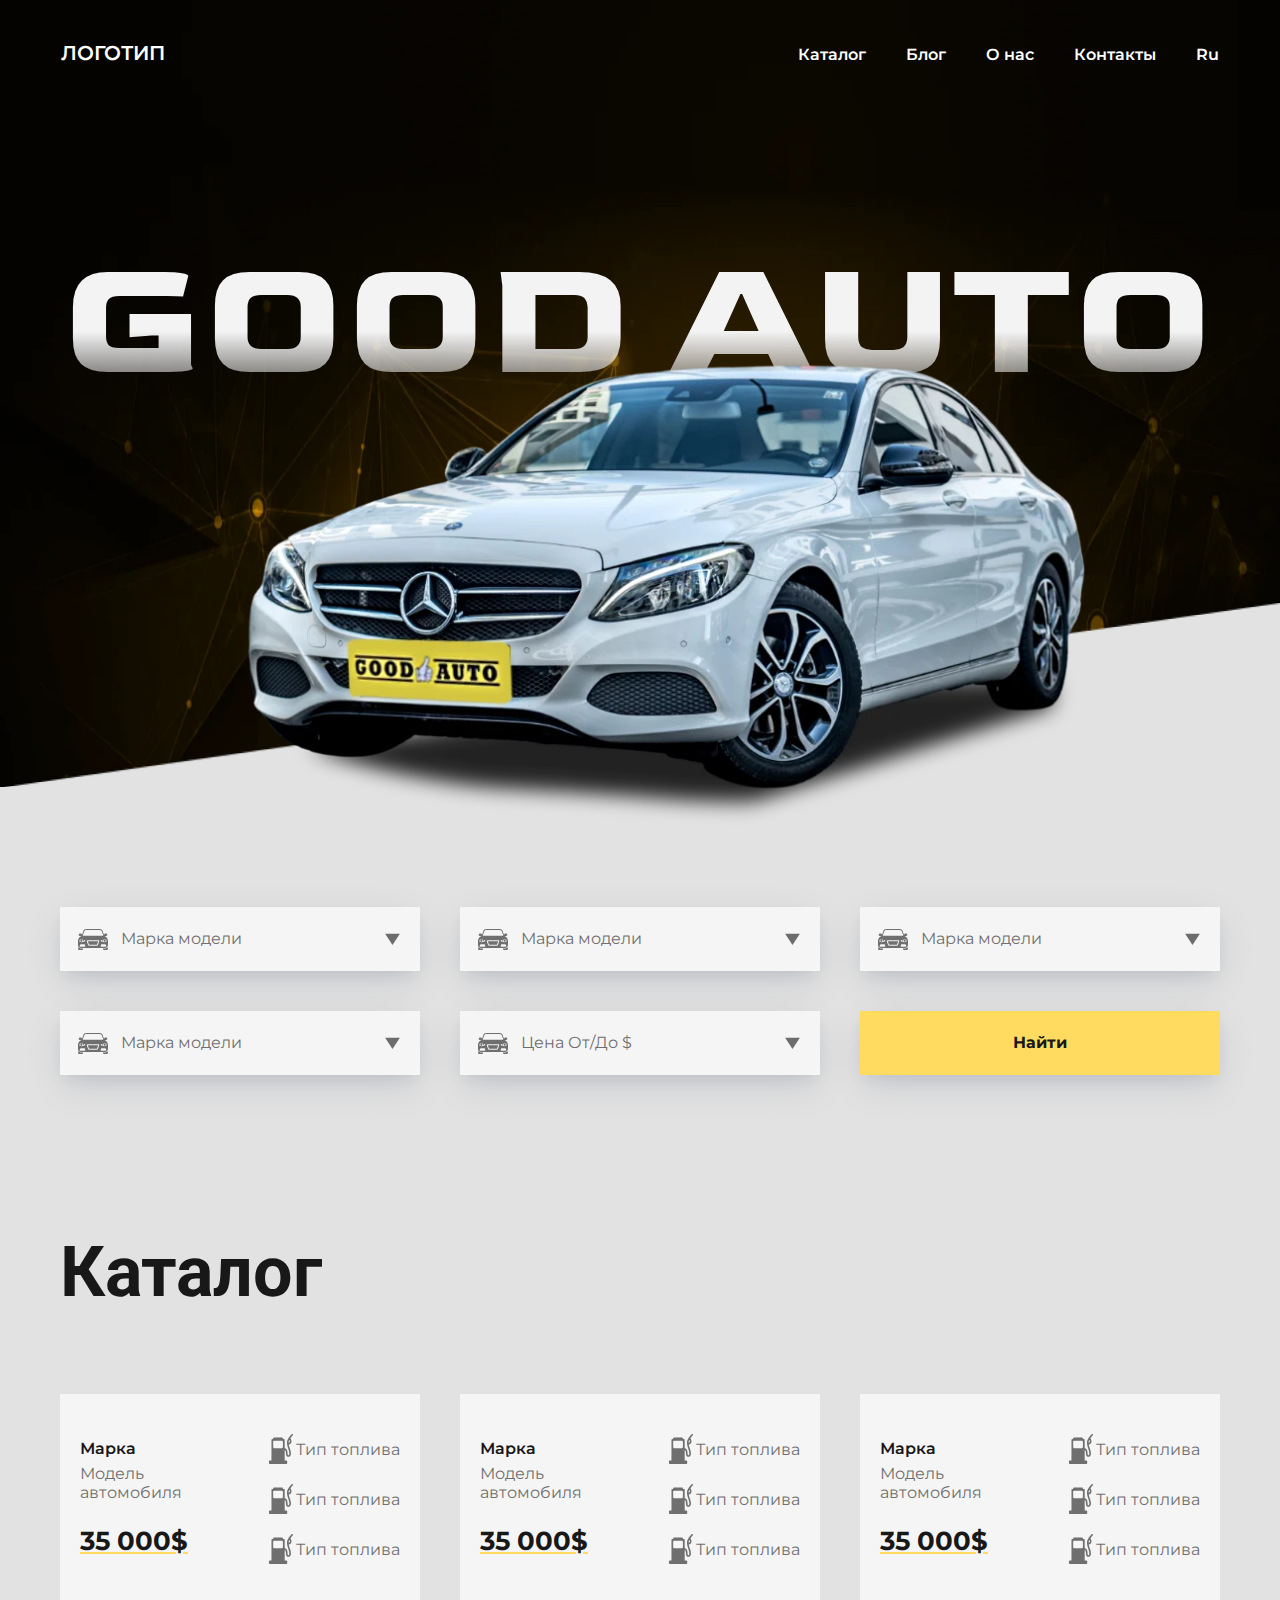
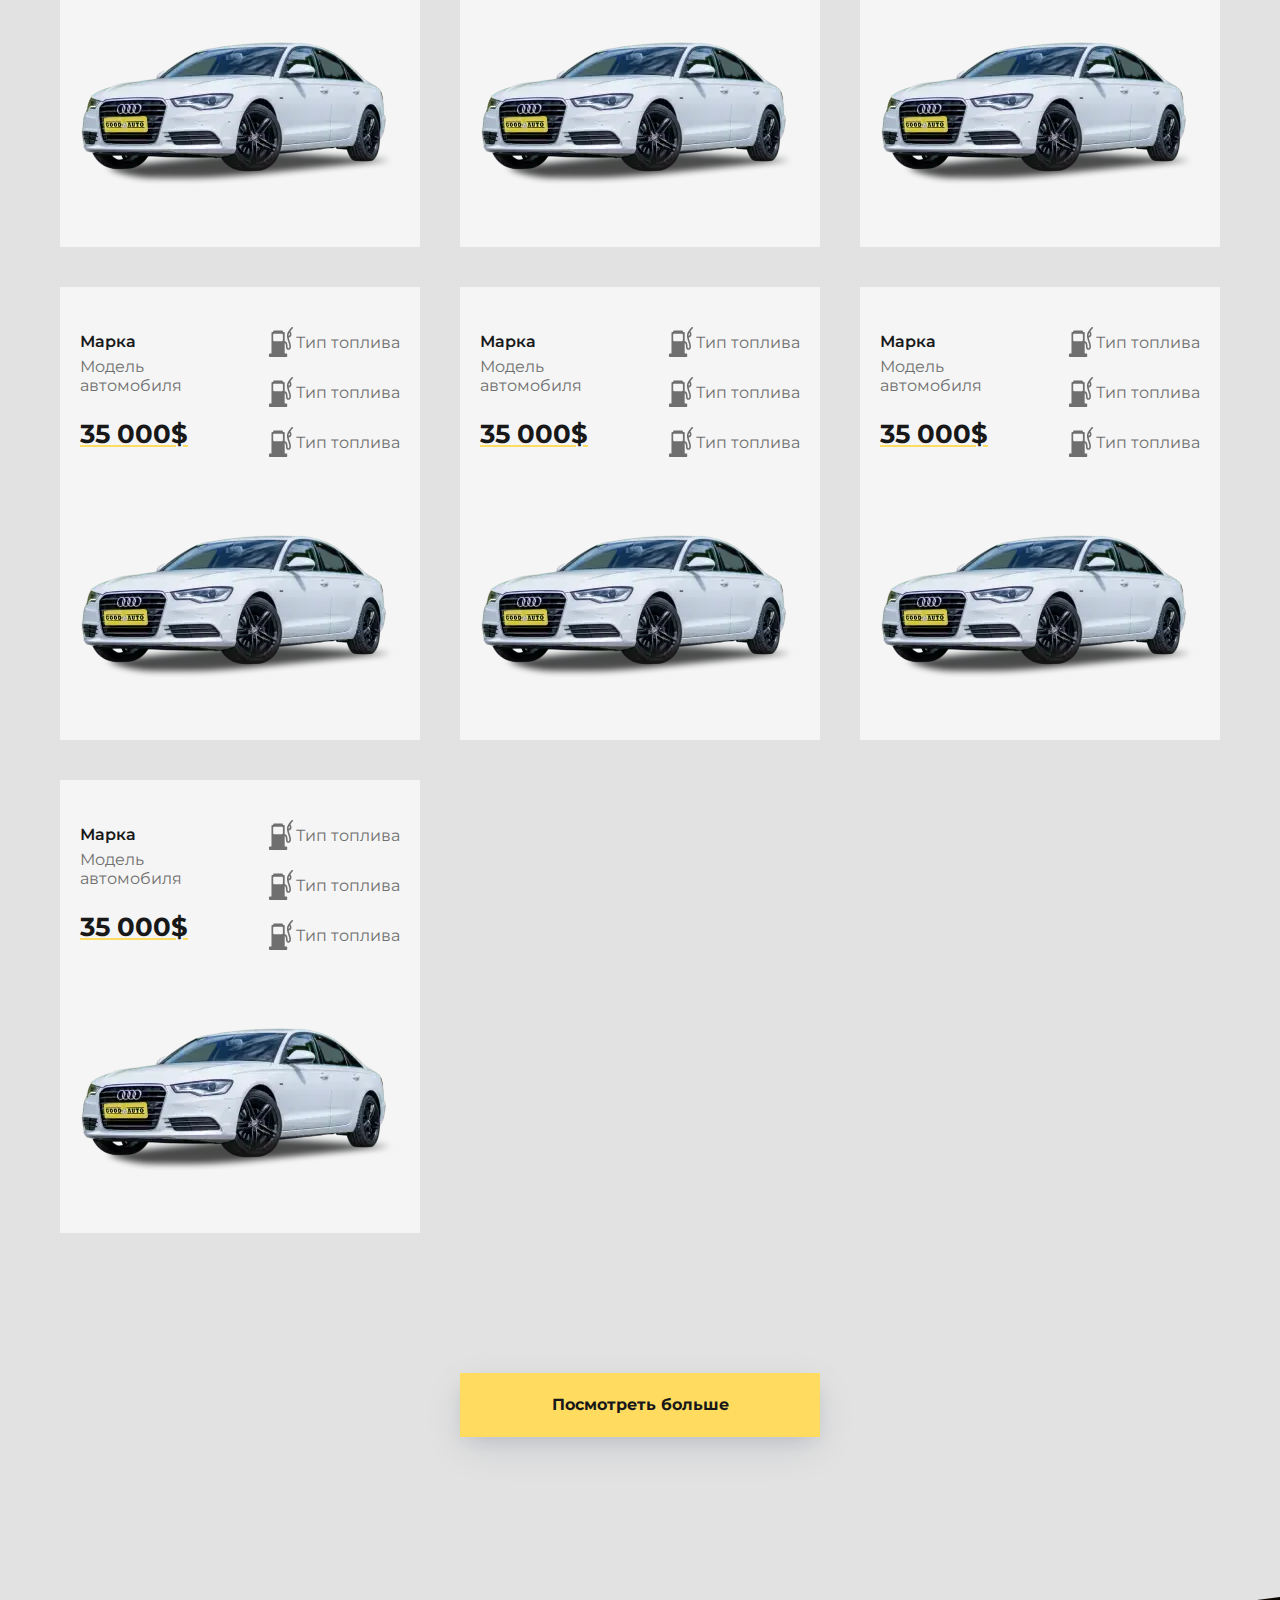
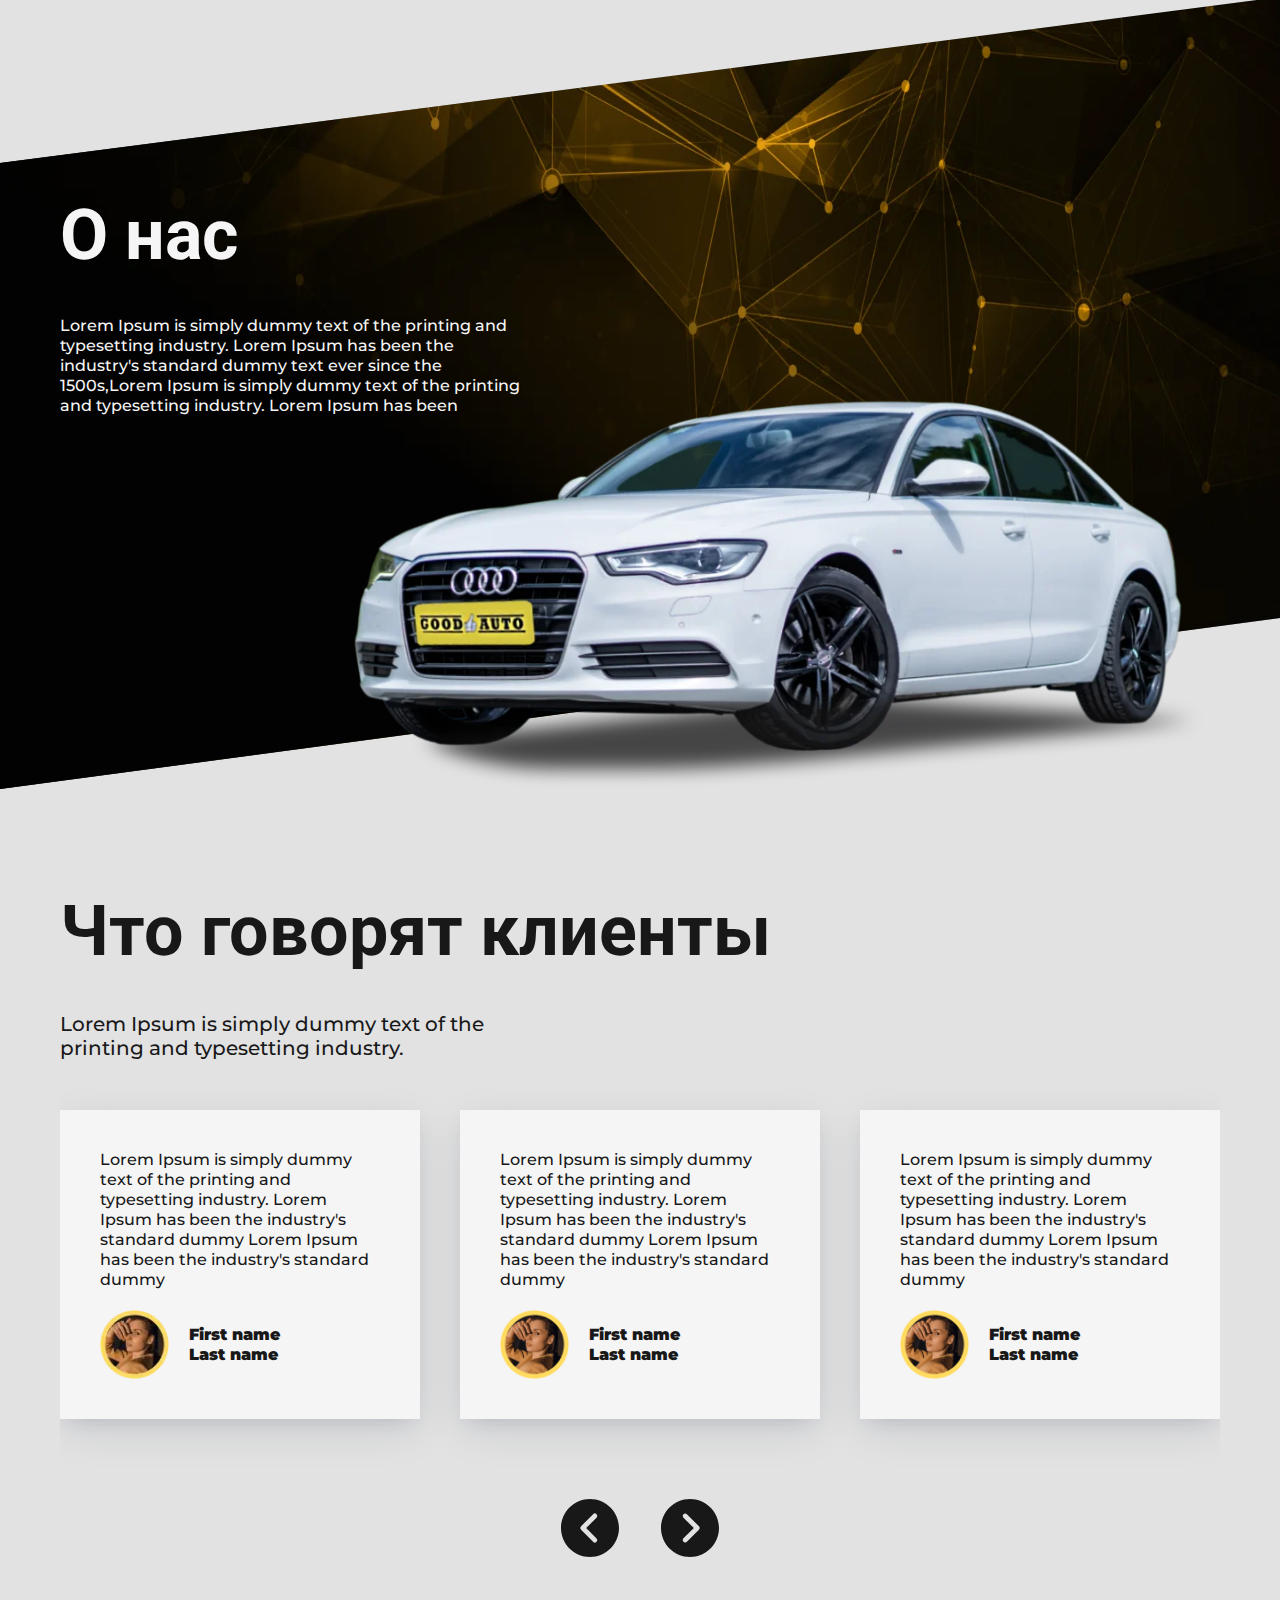
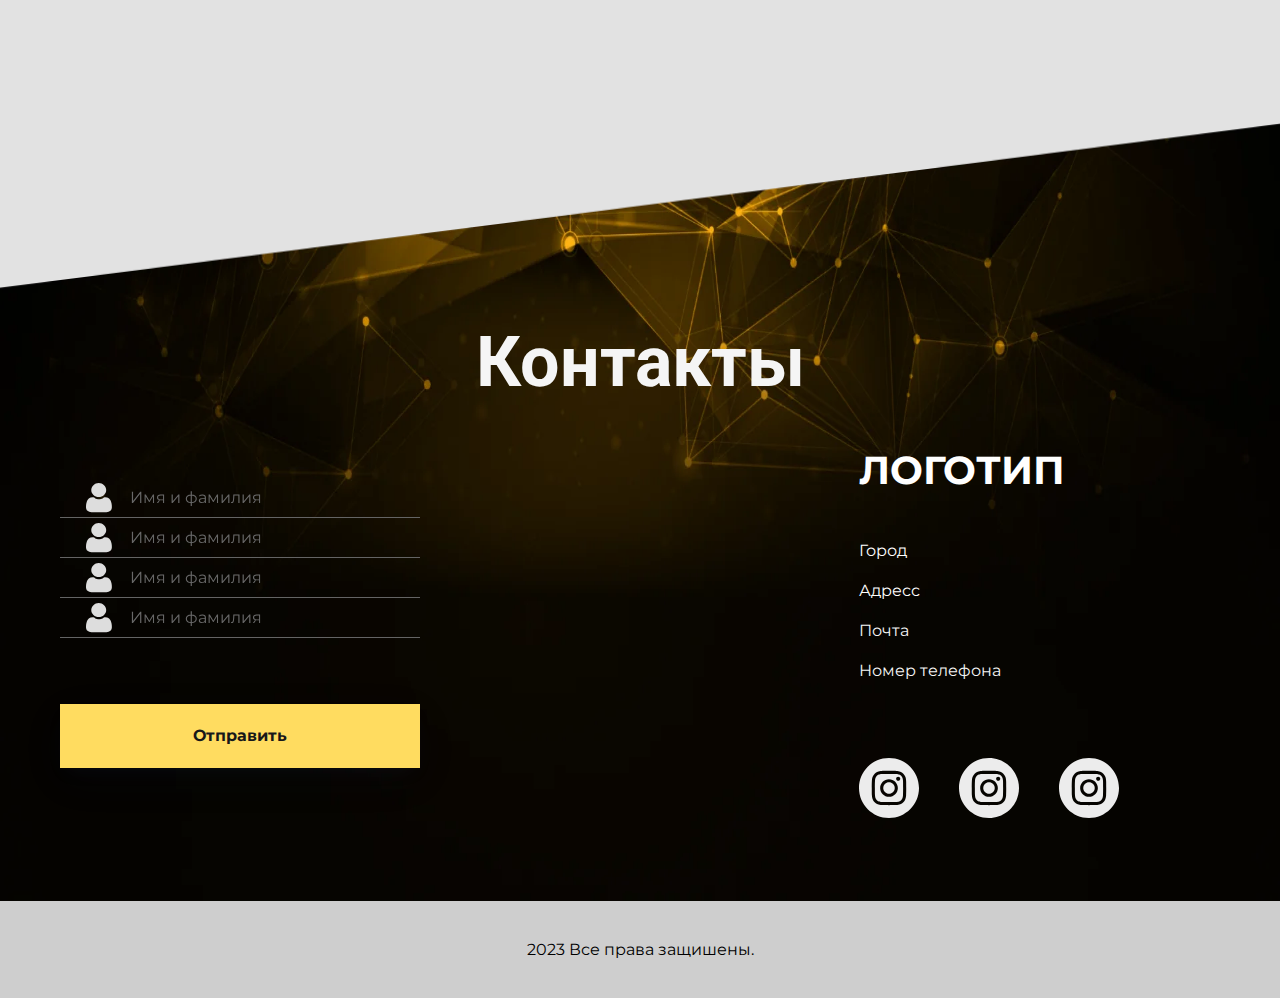
<file: index.html>
<!DOCTYPE html>
<html lang="ru">
  <head>
    <meta charset="UTF-8" />
    <meta http-equiv="X-UA-Compatible" content="IE=edge" />
    <meta name="viewport" content="width=device-width, initial-scale=1.0" />

    <link rel="preconnect" href="https://fonts.googleapis.com" />
    <link rel="preconnect" href="https://fonts.gstatic.com" crossorigin />
    <link
      href="https://fonts.googleapis.com/css2?family=Goldman:wght@700&family=Montserrat:wght@400;500;600;700&family=Roboto:wght@700&display=swap"
      rel="stylesheet"
    />

    <link rel="stylesheet" type="text/css" href="./assets/css/reset.css" />
    <link rel="stylesheet" type="text/css" href="./assets/css/main.css" />
    <link rel="stylesheet" type="text/css" href="./assets/css/header.css" />
    <link
      rel="stylesheet"
      type="text/css"
      href="./assets/css/home/filter.css"
    />
    <link
      rel="stylesheet"
      type="text/css"
      href="./assets/css/home/catalog.css"
    />
    <link rel="stylesheet" type="text/css" href="./assets/css/aboutUs.css" />
    <link
      rel="stylesheet"
      type="text/css"
      href="./assets/css/home/slider.css"
    />
    <link rel="stylesheet" type="text/css" href="./assets/css/footer.css" />
    <title>Good auto</title>
  </head>
  <body>
    <header class="header">
      <div class="wrapper">
        <div class="bar">
          <div class="logo">
            <!-- <img src="./assets/images/header/logo.png" alt="logo" /> -->
            <p class="logoText">Логотип</p>
          </div>
          <nav class="nav" id="nav">
            <ul class="navigationPages">
              <li class="page">
                <a class="" href="./catalog.html"> Каталог </a>
              </li>
              <li class="page">
                <a class="" href="./blog.html"> Блог </a>
              </li>
              <li class="page">
                <a class="" href="./aboutUs.html"> О нас </a>
              </li>
              <li class="page">
                <a class="" href="./contacts.html"> Контакты </a>
              </li>
              <li class="page"><a class="language" href="#">Ru</a></li>
            </ul>
          </nav>
          <div class="burgerContainer">
            <button class="burgerButton" onclick="toggleClass()">Open</button>
            <div>
              <span class="burgerBar"></span>
              <span class="burgerBar"></span>
              <span class="burgerBar"></span>
            </div>
          </div>
        </div>
        <h1 class="headerTitle">good auto</h1>
        <img
          class="headerImg"
          src="./assets/images/header/машина 1.webp"
          alt="mercedes benz car"
        />
      </div>
    </header>
    <main class="main">
      <div class="wrapper roadImgWrapper">
        <section class="filter">
          <form action="" method="get" class="formFilter">
            <div class="selectWrapper">
              <select
                class="formSelect formSelected"
                name="brand"
                id="brand-select"
              >
                <option value="" selected disabled>Марка модели</option>
                <option value="mercedez">Мерседез</option>
                <option value="bmw">БМВ</option>
                <option value="toyota">Тойота</option>
                <option value="skoda">Шкода</option>
              </select>
            </div>
            <div class="selectWrapper">
              <select
                class="formSelect formSelected"
                name="brand"
                id="brand-select"
              >
                <option value="" selected disabled>Марка модели</option>
                <option value="mercedez">Мерседез</option>
                <option value="bmw">БМВ</option>
                <option value="toyota">Тойота</option>
                <option value="skoda">Шкода</option>
              </select>
            </div>
            <div class="selectWrapper">
              <select
                class="formSelect formSelected"
                name="brand"
                id="brand-select"
              >
                <option value="" selected disabled>Марка модели</option>
                <option value="mercedez">Мерседез</option>
                <option value="bmw">БМВ</option>
                <option value="toyota">Тойота</option>
                <option value="skoda">Шкода</option>
              </select>
            </div>
            <div class="selectWrapper">
              <select
                class="formSelect formSelected"
                name="brand"
                id="brand-select"
              >
                <option value="" selected disabled>Марка модели</option>
                <option value="mercedez">Мерседез</option>
                <option value="bmw">БМВ</option>
                <option value="toyota">Тойота</option>
                <option value="skoda">Шкода</option>
              </select>
            </div>
            <div class="selectWrapper">
              <select
                class="formSelect formSelected"
                name="brand"
                id="brand-select"
              >
                <option value="" selected disabled>Цена От/До $</option>
                <option value="min1000-5000">от 1000$ до 5000$</option>
                <option value="min5000-10000">от 5000$ до 10000$</option>
                <option value="min10000-30000">от 10000$ до 30000$</option>
                <option value="min30000-100000">от 30000$ до 100000$</option>
              </select>
            </div>
            <button class="formFilterBtn btn" type="submit">Найти</button>
          </form>
        </section>
        <section class="catalog">
          <h2 class="catalogTitle"><a href="./catalog.html">Каталог</a></h2>
          <ul class="catalogList">
            <li class="catalogCard">
              <div class="catalogInfo">
                <div class="catalogILeft">
                  <h3 class="catalogITitle">Марка</h3>
                  <p class="catalogIText">
                    Модель <br />
                    автомобиля
                  </p>
                  <span class="catalogIPrice">35 000$</span>
                </div>
                <div class="catalogIRight">
                  <div class="catalogILine">
                    <img
                      class="catalogILineImg"
                      src="./assets/images/icons/gasStation-min.svg"
                      alt="бензоколонка"
                    />
                    <p class="catalogIText">Тип топлива</p>
                  </div>
                  <div class="catalogILine">
                    <img
                      class="catalogILineImg"
                      src="./assets/images/icons/gasStation-min.svg"
                      alt="бензоколонка"
                    />
                    <p class="catalogIText">Тип топлива</p>
                  </div>
                  <div class="catalogILine">
                    <img
                      class="catalogILineImg"
                      src="./assets/images/icons/gasStation-min.svg"
                      alt="бензоколонка"
                    />
                    <p class="catalogIText">Тип топлива</p>
                  </div>
                </div>
              </div>
              <img
                class="catalogImg"
                src="./assets/images/catalog/Автомобиль.webp"
                alt="машина ауди"
              />
              <div class="catalogControls">
                <a href="#" class="catalogControl">
                  <svg
                    width="20"
                    height="20"
                    viewBox="0 0 20 20"
                    fill="none"
                    xmlns="http://www.w3.org/2000/svg"
                  >
                    <path
                      d="M19.9793 5.68483L18.0414 13.4379C17.9671 13.7366 17.7949 14.0018 17.5523 14.1912C17.3096 14.3806 17.0106 14.4832 16.7028 14.4828H4.75173C4.41364 14.4828 4.08731 14.3587 3.83478 14.1338C3.58225 13.909 3.42114 13.5993 3.38207 13.2634L1.98552 2.06897H1.03448C0.760122 2.06897 0.496997 1.95998 0.302993 1.76597C0.10899 1.57197 0 1.30884 0 1.03448C0 0.760121 0.10899 0.496996 0.302993 0.302993C0.496997 0.10899 0.760122 0 1.03448 0H2.88759C3.13757 1.05419e-05 3.3791 0.0905416 3.56749 0.254851C3.75589 0.419161 3.87842 0.646133 3.91242 0.893793L4.45173 4.82759H19.3104C19.4152 4.82759 19.5186 4.85149 19.6129 4.89747C19.7071 4.94346 19.7895 5.01031 19.854 5.09296C19.9185 5.1756 19.9633 5.27186 19.9851 5.37442C20.0068 5.47698 20.0048 5.58314 19.9793 5.68483ZM4.13793 17.931C4.13793 19.0717 5.06621 20 6.2069 20C7.34759 20 8.27587 19.0717 8.27587 17.931C8.27587 16.7903 7.34759 15.8621 6.2069 15.8621C5.06621 15.8621 4.13793 16.7903 4.13793 17.931ZM16.5517 17.931C16.5517 16.7903 15.6235 15.8621 14.4828 15.8621C13.3421 15.8621 12.4138 16.7903 12.4138 17.931C12.4138 19.0717 13.3421 20 14.4828 20C15.6235 20 16.5517 19.0717 16.5517 17.931Z"
                      fill="#181819"
                    />
                  </svg>
                </a>
                <a href="./detailedInfo.html" class="catalogControl">
                  <svg
                    width="20"
                    height="20"
                    viewBox="0 0 20 20"
                    fill="none"
                    xmlns="http://www.w3.org/2000/svg"
                  >
                    <path
                      d="M19.5264 17.2037L14.9282 12.5423C15.7368 11.2395 16.1649 9.73118 16.1629 8.19198C16.1629 3.66741 12.5446 0 8.08129 0C3.61803 0 0 3.66741 0 8.19198C0 12.7167 3.61786 16.3838 8.08129 16.3838C9.73211 16.3859 11.3436 15.8732 12.6971 14.9151L17.2405 19.5211C17.3905 19.6732 17.5687 19.7939 17.7649 19.8761C17.961 19.9582 18.1712 20.0004 18.3834 20C18.5957 20.0004 18.806 19.9583 19.0022 19.8761C19.1985 19.7939 19.3767 19.6733 19.5269 19.5211C19.8299 19.2137 20 18.7969 20 18.3623C19.9999 17.9277 19.8295 17.511 19.5264 17.2037ZM8.08129 13.7297C5.06453 13.7297 2.61872 11.2506 2.61872 8.19232C2.61872 5.13407 5.06453 2.65476 8.08129 2.65476C11.0982 2.65476 13.5439 5.13407 13.5439 8.19232C13.5439 11.2506 11.0982 13.7297 8.08129 13.7297Z"
                      fill="#181819"
                    />
                  </svg>
                </a>
                <a href="#" class="catalogControl">
                  <svg
                    width="20"
                    height="20"
                    viewBox="0 0 20 20"
                    fill="none"
                    xmlns="http://www.w3.org/2000/svg"
                  >
                    <path
                      d="M18.4134 1.95725C17.3781 0.695124 15.9575 0 14.413 0C13.2585 0 12.2013 0.41026 11.2704 1.21928C10.8008 1.6276 10.3752 2.12726 10 2.71033C9.62492 2.12739 9.19922 1.6276 8.72941 1.21928C7.79875 0.41026 6.74148 0 5.58699 0C4.0425 0 2.62176 0.695124 1.58645 1.95725C0.563516 3.20463 0 4.90876 0 6.7559C0 8.65704 0.630351 10.3974 1.98363 12.2329C3.19426 13.8747 4.93422 15.5415 6.94914 17.4714C7.63719 18.1306 8.41707 18.8776 9.22684 19.6734C9.4408 19.8841 9.71557 20.0001 10 20C10.2846 20 10.5592 19.884 10.7729 19.6738C11.5826 18.8778 12.363 18.1304 13.0513 17.4709C15.0659 15.5412 16.8059 13.8747 18.0165 12.2327C19.3698 10.3974 20 8.65708 20 6.75572C20 4.90876 19.4365 3.20463 18.4134 1.95725Z"
                      fill="#181819"
                    />
                  </svg>
                </a>
              </div>
            </li>
            <li class="catalogCard">
              <div class="catalogInfo">
                <div class="catalogILeft">
                  <h3 class="catalogITitle">Марка</h3>
                  <p class="catalogIText">
                    Модель <br />
                    автомобиля
                  </p>
                  <span class="catalogIPrice">35 000$</span>
                </div>
                <div class="catalogIRight">
                  <div class="catalogILine">
                    <img
                      class="catalogILineImg"
                      src="./assets/images/icons/gasStation-min.svg"
                      alt="бензоколонка"
                    />
                    <p class="catalogIText">Тип топлива</p>
                  </div>
                  <div class="catalogILine">
                    <img
                      class="catalogILineImg"
                      src="./assets/images/icons/gasStation-min.svg"
                      alt="бензоколонка"
                    />
                    <p class="catalogIText">Тип топлива</p>
                  </div>
                  <div class="catalogILine">
                    <img
                      class="catalogILineImg"
                      src="./assets/images/icons/gasStation-min.svg"
                      alt="бензоколонка"
                    />
                    <p class="catalogIText">Тип топлива</p>
                  </div>
                </div>
              </div>
              <img
                class="catalogImg"
                src="./assets/images/catalog/Автомобиль.webp"
                alt="машина ауди"
              />
              <div class="catalogControls">
                <a href="#" class="catalogControl">
                  <svg
                    width="20"
                    height="20"
                    viewBox="0 0 20 20"
                    fill="none"
                    xmlns="http://www.w3.org/2000/svg"
                  >
                    <path
                      d="M19.9793 5.68483L18.0414 13.4379C17.9671 13.7366 17.7949 14.0018 17.5523 14.1912C17.3096 14.3806 17.0106 14.4832 16.7028 14.4828H4.75173C4.41364 14.4828 4.08731 14.3587 3.83478 14.1338C3.58225 13.909 3.42114 13.5993 3.38207 13.2634L1.98552 2.06897H1.03448C0.760122 2.06897 0.496997 1.95998 0.302993 1.76597C0.10899 1.57197 0 1.30884 0 1.03448C0 0.760121 0.10899 0.496996 0.302993 0.302993C0.496997 0.10899 0.760122 0 1.03448 0H2.88759C3.13757 1.05419e-05 3.3791 0.0905416 3.56749 0.254851C3.75589 0.419161 3.87842 0.646133 3.91242 0.893793L4.45173 4.82759H19.3104C19.4152 4.82759 19.5186 4.85149 19.6129 4.89747C19.7071 4.94346 19.7895 5.01031 19.854 5.09296C19.9185 5.1756 19.9633 5.27186 19.9851 5.37442C20.0068 5.47698 20.0048 5.58314 19.9793 5.68483ZM4.13793 17.931C4.13793 19.0717 5.06621 20 6.2069 20C7.34759 20 8.27587 19.0717 8.27587 17.931C8.27587 16.7903 7.34759 15.8621 6.2069 15.8621C5.06621 15.8621 4.13793 16.7903 4.13793 17.931ZM16.5517 17.931C16.5517 16.7903 15.6235 15.8621 14.4828 15.8621C13.3421 15.8621 12.4138 16.7903 12.4138 17.931C12.4138 19.0717 13.3421 20 14.4828 20C15.6235 20 16.5517 19.0717 16.5517 17.931Z"
                      fill="#181819"
                    />
                  </svg>
                </a>
                <a href="./detailedInfo.html" class="catalogControl">
                  <svg
                    width="20"
                    height="20"
                    viewBox="0 0 20 20"
                    fill="none"
                    xmlns="http://www.w3.org/2000/svg"
                  >
                    <path
                      d="M19.5264 17.2037L14.9282 12.5423C15.7368 11.2395 16.1649 9.73118 16.1629 8.19198C16.1629 3.66741 12.5446 0 8.08129 0C3.61803 0 0 3.66741 0 8.19198C0 12.7167 3.61786 16.3838 8.08129 16.3838C9.73211 16.3859 11.3436 15.8732 12.6971 14.9151L17.2405 19.5211C17.3905 19.6732 17.5687 19.7939 17.7649 19.8761C17.961 19.9582 18.1712 20.0004 18.3834 20C18.5957 20.0004 18.806 19.9583 19.0022 19.8761C19.1985 19.7939 19.3767 19.6733 19.5269 19.5211C19.8299 19.2137 20 18.7969 20 18.3623C19.9999 17.9277 19.8295 17.511 19.5264 17.2037ZM8.08129 13.7297C5.06453 13.7297 2.61872 11.2506 2.61872 8.19232C2.61872 5.13407 5.06453 2.65476 8.08129 2.65476C11.0982 2.65476 13.5439 5.13407 13.5439 8.19232C13.5439 11.2506 11.0982 13.7297 8.08129 13.7297Z"
                      fill="#181819"
                    />
                  </svg>
                </a>
                <a href="#" class="catalogControl">
                  <svg
                    width="20"
                    height="20"
                    viewBox="0 0 20 20"
                    fill="none"
                    xmlns="http://www.w3.org/2000/svg"
                  >
                    <path
                      d="M18.4134 1.95725C17.3781 0.695124 15.9575 0 14.413 0C13.2585 0 12.2013 0.41026 11.2704 1.21928C10.8008 1.6276 10.3752 2.12726 10 2.71033C9.62492 2.12739 9.19922 1.6276 8.72941 1.21928C7.79875 0.41026 6.74148 0 5.58699 0C4.0425 0 2.62176 0.695124 1.58645 1.95725C0.563516 3.20463 0 4.90876 0 6.7559C0 8.65704 0.630351 10.3974 1.98363 12.2329C3.19426 13.8747 4.93422 15.5415 6.94914 17.4714C7.63719 18.1306 8.41707 18.8776 9.22684 19.6734C9.4408 19.8841 9.71557 20.0001 10 20C10.2846 20 10.5592 19.884 10.7729 19.6738C11.5826 18.8778 12.363 18.1304 13.0513 17.4709C15.0659 15.5412 16.8059 13.8747 18.0165 12.2327C19.3698 10.3974 20 8.65708 20 6.75572C20 4.90876 19.4365 3.20463 18.4134 1.95725Z"
                      fill="#181819"
                    />
                  </svg>
                </a>
              </div>
            </li>
            <li class="catalogCard">
              <div class="catalogInfo">
                <div class="catalogILeft">
                  <h3 class="catalogITitle">Марка</h3>
                  <p class="catalogIText">
                    Модель <br />
                    автомобиля
                  </p>
                  <span class="catalogIPrice">35 000$</span>
                </div>
                <div class="catalogIRight">
                  <div class="catalogILine">
                    <img
                      class="catalogILineImg"
                      src="./assets/images/icons/gasStation-min.svg"
                      alt="бензоколонка"
                    />
                    <p class="catalogIText">Тип топлива</p>
                  </div>
                  <div class="catalogILine">
                    <img
                      class="catalogILineImg"
                      src="./assets/images/icons/gasStation-min.svg"
                      alt="бензоколонка"
                    />
                    <p class="catalogIText">Тип топлива</p>
                  </div>
                  <div class="catalogILine">
                    <img
                      class="catalogILineImg"
                      src="./assets/images/icons/gasStation-min.svg"
                      alt="бензоколонка"
                    />
                    <p class="catalogIText">Тип топлива</p>
                  </div>
                </div>
              </div>
              <img
                class="catalogImg"
                src="./assets/images/catalog/Автомобиль.webp"
                alt="машина ауди"
              />
              <div class="catalogControls">
                <a href="#" class="catalogControl">
                  <svg
                    width="20"
                    height="20"
                    viewBox="0 0 20 20"
                    fill="none"
                    xmlns="http://www.w3.org/2000/svg"
                  >
                    <path
                      d="M19.9793 5.68483L18.0414 13.4379C17.9671 13.7366 17.7949 14.0018 17.5523 14.1912C17.3096 14.3806 17.0106 14.4832 16.7028 14.4828H4.75173C4.41364 14.4828 4.08731 14.3587 3.83478 14.1338C3.58225 13.909 3.42114 13.5993 3.38207 13.2634L1.98552 2.06897H1.03448C0.760122 2.06897 0.496997 1.95998 0.302993 1.76597C0.10899 1.57197 0 1.30884 0 1.03448C0 0.760121 0.10899 0.496996 0.302993 0.302993C0.496997 0.10899 0.760122 0 1.03448 0H2.88759C3.13757 1.05419e-05 3.3791 0.0905416 3.56749 0.254851C3.75589 0.419161 3.87842 0.646133 3.91242 0.893793L4.45173 4.82759H19.3104C19.4152 4.82759 19.5186 4.85149 19.6129 4.89747C19.7071 4.94346 19.7895 5.01031 19.854 5.09296C19.9185 5.1756 19.9633 5.27186 19.9851 5.37442C20.0068 5.47698 20.0048 5.58314 19.9793 5.68483ZM4.13793 17.931C4.13793 19.0717 5.06621 20 6.2069 20C7.34759 20 8.27587 19.0717 8.27587 17.931C8.27587 16.7903 7.34759 15.8621 6.2069 15.8621C5.06621 15.8621 4.13793 16.7903 4.13793 17.931ZM16.5517 17.931C16.5517 16.7903 15.6235 15.8621 14.4828 15.8621C13.3421 15.8621 12.4138 16.7903 12.4138 17.931C12.4138 19.0717 13.3421 20 14.4828 20C15.6235 20 16.5517 19.0717 16.5517 17.931Z"
                      fill="#181819"
                    />
                  </svg>
                </a>
                <a href="./detailedInfo.html" class="catalogControl">
                  <svg
                    width="20"
                    height="20"
                    viewBox="0 0 20 20"
                    fill="none"
                    xmlns="http://www.w3.org/2000/svg"
                  >
                    <path
                      d="M19.5264 17.2037L14.9282 12.5423C15.7368 11.2395 16.1649 9.73118 16.1629 8.19198C16.1629 3.66741 12.5446 0 8.08129 0C3.61803 0 0 3.66741 0 8.19198C0 12.7167 3.61786 16.3838 8.08129 16.3838C9.73211 16.3859 11.3436 15.8732 12.6971 14.9151L17.2405 19.5211C17.3905 19.6732 17.5687 19.7939 17.7649 19.8761C17.961 19.9582 18.1712 20.0004 18.3834 20C18.5957 20.0004 18.806 19.9583 19.0022 19.8761C19.1985 19.7939 19.3767 19.6733 19.5269 19.5211C19.8299 19.2137 20 18.7969 20 18.3623C19.9999 17.9277 19.8295 17.511 19.5264 17.2037ZM8.08129 13.7297C5.06453 13.7297 2.61872 11.2506 2.61872 8.19232C2.61872 5.13407 5.06453 2.65476 8.08129 2.65476C11.0982 2.65476 13.5439 5.13407 13.5439 8.19232C13.5439 11.2506 11.0982 13.7297 8.08129 13.7297Z"
                      fill="#181819"
                    />
                  </svg>
                </a>
                <a href="#" class="catalogControl">
                  <svg
                    width="20"
                    height="20"
                    viewBox="0 0 20 20"
                    fill="none"
                    xmlns="http://www.w3.org/2000/svg"
                  >
                    <path
                      d="M18.4134 1.95725C17.3781 0.695124 15.9575 0 14.413 0C13.2585 0 12.2013 0.41026 11.2704 1.21928C10.8008 1.6276 10.3752 2.12726 10 2.71033C9.62492 2.12739 9.19922 1.6276 8.72941 1.21928C7.79875 0.41026 6.74148 0 5.58699 0C4.0425 0 2.62176 0.695124 1.58645 1.95725C0.563516 3.20463 0 4.90876 0 6.7559C0 8.65704 0.630351 10.3974 1.98363 12.2329C3.19426 13.8747 4.93422 15.5415 6.94914 17.4714C7.63719 18.1306 8.41707 18.8776 9.22684 19.6734C9.4408 19.8841 9.71557 20.0001 10 20C10.2846 20 10.5592 19.884 10.7729 19.6738C11.5826 18.8778 12.363 18.1304 13.0513 17.4709C15.0659 15.5412 16.8059 13.8747 18.0165 12.2327C19.3698 10.3974 20 8.65708 20 6.75572C20 4.90876 19.4365 3.20463 18.4134 1.95725Z"
                      fill="#181819"
                    />
                  </svg>
                </a>
              </div>
            </li>
            <li class="catalogCard">
              <div class="catalogInfo">
                <div class="catalogILeft">
                  <h3 class="catalogITitle">Марка</h3>
                  <p class="catalogIText">
                    Модель <br />
                    автомобиля
                  </p>
                  <span class="catalogIPrice">35 000$</span>
                </div>
                <div class="catalogIRight">
                  <div class="catalogILine">
                    <img
                      class="catalogILineImg"
                      src="./assets/images/icons/gasStation-min.svg"
                      alt="бензоколонка"
                    />
                    <p class="catalogIText">Тип топлива</p>
                  </div>
                  <div class="catalogILine">
                    <img
                      class="catalogILineImg"
                      src="./assets/images/icons/gasStation-min.svg"
                      alt="бензоколонка"
                    />
                    <p class="catalogIText">Тип топлива</p>
                  </div>
                  <div class="catalogILine">
                    <img
                      class="catalogILineImg"
                      src="./assets/images/icons/gasStation-min.svg"
                      alt="бензоколонка"
                    />
                    <p class="catalogIText">Тип топлива</p>
                  </div>
                </div>
              </div>
              <img
                class="catalogImg"
                src="./assets/images/catalog/Автомобиль.webp"
                alt="машина ауди"
              />
              <div class="catalogControls">
                <a href="#" class="catalogControl">
                  <svg
                    width="20"
                    height="20"
                    viewBox="0 0 20 20"
                    fill="none"
                    xmlns="http://www.w3.org/2000/svg"
                  >
                    <path
                      d="M19.9793 5.68483L18.0414 13.4379C17.9671 13.7366 17.7949 14.0018 17.5523 14.1912C17.3096 14.3806 17.0106 14.4832 16.7028 14.4828H4.75173C4.41364 14.4828 4.08731 14.3587 3.83478 14.1338C3.58225 13.909 3.42114 13.5993 3.38207 13.2634L1.98552 2.06897H1.03448C0.760122 2.06897 0.496997 1.95998 0.302993 1.76597C0.10899 1.57197 0 1.30884 0 1.03448C0 0.760121 0.10899 0.496996 0.302993 0.302993C0.496997 0.10899 0.760122 0 1.03448 0H2.88759C3.13757 1.05419e-05 3.3791 0.0905416 3.56749 0.254851C3.75589 0.419161 3.87842 0.646133 3.91242 0.893793L4.45173 4.82759H19.3104C19.4152 4.82759 19.5186 4.85149 19.6129 4.89747C19.7071 4.94346 19.7895 5.01031 19.854 5.09296C19.9185 5.1756 19.9633 5.27186 19.9851 5.37442C20.0068 5.47698 20.0048 5.58314 19.9793 5.68483ZM4.13793 17.931C4.13793 19.0717 5.06621 20 6.2069 20C7.34759 20 8.27587 19.0717 8.27587 17.931C8.27587 16.7903 7.34759 15.8621 6.2069 15.8621C5.06621 15.8621 4.13793 16.7903 4.13793 17.931ZM16.5517 17.931C16.5517 16.7903 15.6235 15.8621 14.4828 15.8621C13.3421 15.8621 12.4138 16.7903 12.4138 17.931C12.4138 19.0717 13.3421 20 14.4828 20C15.6235 20 16.5517 19.0717 16.5517 17.931Z"
                      fill="#181819"
                    />
                  </svg>
                </a>
                <a href="./detailedInfo.html" class="catalogControl">
                  <svg
                    width="20"
                    height="20"
                    viewBox="0 0 20 20"
                    fill="none"
                    xmlns="http://www.w3.org/2000/svg"
                  >
                    <path
                      d="M19.5264 17.2037L14.9282 12.5423C15.7368 11.2395 16.1649 9.73118 16.1629 8.19198C16.1629 3.66741 12.5446 0 8.08129 0C3.61803 0 0 3.66741 0 8.19198C0 12.7167 3.61786 16.3838 8.08129 16.3838C9.73211 16.3859 11.3436 15.8732 12.6971 14.9151L17.2405 19.5211C17.3905 19.6732 17.5687 19.7939 17.7649 19.8761C17.961 19.9582 18.1712 20.0004 18.3834 20C18.5957 20.0004 18.806 19.9583 19.0022 19.8761C19.1985 19.7939 19.3767 19.6733 19.5269 19.5211C19.8299 19.2137 20 18.7969 20 18.3623C19.9999 17.9277 19.8295 17.511 19.5264 17.2037ZM8.08129 13.7297C5.06453 13.7297 2.61872 11.2506 2.61872 8.19232C2.61872 5.13407 5.06453 2.65476 8.08129 2.65476C11.0982 2.65476 13.5439 5.13407 13.5439 8.19232C13.5439 11.2506 11.0982 13.7297 8.08129 13.7297Z"
                      fill="#181819"
                    />
                  </svg>
                </a>
                <a href="#" class="catalogControl">
                  <svg
                    width="20"
                    height="20"
                    viewBox="0 0 20 20"
                    fill="none"
                    xmlns="http://www.w3.org/2000/svg"
                  >
                    <path
                      d="M18.4134 1.95725C17.3781 0.695124 15.9575 0 14.413 0C13.2585 0 12.2013 0.41026 11.2704 1.21928C10.8008 1.6276 10.3752 2.12726 10 2.71033C9.62492 2.12739 9.19922 1.6276 8.72941 1.21928C7.79875 0.41026 6.74148 0 5.58699 0C4.0425 0 2.62176 0.695124 1.58645 1.95725C0.563516 3.20463 0 4.90876 0 6.7559C0 8.65704 0.630351 10.3974 1.98363 12.2329C3.19426 13.8747 4.93422 15.5415 6.94914 17.4714C7.63719 18.1306 8.41707 18.8776 9.22684 19.6734C9.4408 19.8841 9.71557 20.0001 10 20C10.2846 20 10.5592 19.884 10.7729 19.6738C11.5826 18.8778 12.363 18.1304 13.0513 17.4709C15.0659 15.5412 16.8059 13.8747 18.0165 12.2327C19.3698 10.3974 20 8.65708 20 6.75572C20 4.90876 19.4365 3.20463 18.4134 1.95725Z"
                      fill="#181819"
                    />
                  </svg>
                </a>
              </div>
            </li>
            <li class="catalogCard">
              <div class="catalogInfo">
                <div class="catalogILeft">
                  <h3 class="catalogITitle">Марка</h3>
                  <p class="catalogIText">
                    Модель <br />
                    автомобиля
                  </p>
                  <span class="catalogIPrice">35 000$</span>
                </div>
                <div class="catalogIRight">
                  <div class="catalogILine">
                    <img
                      class="catalogILineImg"
                      src="./assets/images/icons/gasStation-min.svg"
                      alt="бензоколонка"
                    />
                    <p class="catalogIText">Тип топлива</p>
                  </div>
                  <div class="catalogILine">
                    <img
                      class="catalogILineImg"
                      src="./assets/images/icons/gasStation-min.svg"
                      alt="бензоколонка"
                    />
                    <p class="catalogIText">Тип топлива</p>
                  </div>
                  <div class="catalogILine">
                    <img
                      class="catalogILineImg"
                      src="./assets/images/icons/gasStation-min.svg"
                      alt="бензоколонка"
                    />
                    <p class="catalogIText">Тип топлива</p>
                  </div>
                </div>
              </div>
              <img
                class="catalogImg"
                src="./assets/images/catalog/Автомобиль.webp"
                alt="машина ауди"
              />
              <div class="catalogControls">
                <a href="#" class="catalogControl">
                  <svg
                    width="20"
                    height="20"
                    viewBox="0 0 20 20"
                    fill="none"
                    xmlns="http://www.w3.org/2000/svg"
                  >
                    <path
                      d="M19.9793 5.68483L18.0414 13.4379C17.9671 13.7366 17.7949 14.0018 17.5523 14.1912C17.3096 14.3806 17.0106 14.4832 16.7028 14.4828H4.75173C4.41364 14.4828 4.08731 14.3587 3.83478 14.1338C3.58225 13.909 3.42114 13.5993 3.38207 13.2634L1.98552 2.06897H1.03448C0.760122 2.06897 0.496997 1.95998 0.302993 1.76597C0.10899 1.57197 0 1.30884 0 1.03448C0 0.760121 0.10899 0.496996 0.302993 0.302993C0.496997 0.10899 0.760122 0 1.03448 0H2.88759C3.13757 1.05419e-05 3.3791 0.0905416 3.56749 0.254851C3.75589 0.419161 3.87842 0.646133 3.91242 0.893793L4.45173 4.82759H19.3104C19.4152 4.82759 19.5186 4.85149 19.6129 4.89747C19.7071 4.94346 19.7895 5.01031 19.854 5.09296C19.9185 5.1756 19.9633 5.27186 19.9851 5.37442C20.0068 5.47698 20.0048 5.58314 19.9793 5.68483ZM4.13793 17.931C4.13793 19.0717 5.06621 20 6.2069 20C7.34759 20 8.27587 19.0717 8.27587 17.931C8.27587 16.7903 7.34759 15.8621 6.2069 15.8621C5.06621 15.8621 4.13793 16.7903 4.13793 17.931ZM16.5517 17.931C16.5517 16.7903 15.6235 15.8621 14.4828 15.8621C13.3421 15.8621 12.4138 16.7903 12.4138 17.931C12.4138 19.0717 13.3421 20 14.4828 20C15.6235 20 16.5517 19.0717 16.5517 17.931Z"
                      fill="#181819"
                    />
                  </svg>
                </a>
                <a href="./detailedInfo.html" class="catalogControl">
                  <svg
                    width="20"
                    height="20"
                    viewBox="0 0 20 20"
                    fill="none"
                    xmlns="http://www.w3.org/2000/svg"
                  >
                    <path
                      d="M19.5264 17.2037L14.9282 12.5423C15.7368 11.2395 16.1649 9.73118 16.1629 8.19198C16.1629 3.66741 12.5446 0 8.08129 0C3.61803 0 0 3.66741 0 8.19198C0 12.7167 3.61786 16.3838 8.08129 16.3838C9.73211 16.3859 11.3436 15.8732 12.6971 14.9151L17.2405 19.5211C17.3905 19.6732 17.5687 19.7939 17.7649 19.8761C17.961 19.9582 18.1712 20.0004 18.3834 20C18.5957 20.0004 18.806 19.9583 19.0022 19.8761C19.1985 19.7939 19.3767 19.6733 19.5269 19.5211C19.8299 19.2137 20 18.7969 20 18.3623C19.9999 17.9277 19.8295 17.511 19.5264 17.2037ZM8.08129 13.7297C5.06453 13.7297 2.61872 11.2506 2.61872 8.19232C2.61872 5.13407 5.06453 2.65476 8.08129 2.65476C11.0982 2.65476 13.5439 5.13407 13.5439 8.19232C13.5439 11.2506 11.0982 13.7297 8.08129 13.7297Z"
                      fill="#181819"
                    />
                  </svg>
                </a>
                <a href="#" class="catalogControl">
                  <svg
                    width="20"
                    height="20"
                    viewBox="0 0 20 20"
                    fill="none"
                    xmlns="http://www.w3.org/2000/svg"
                  >
                    <path
                      d="M18.4134 1.95725C17.3781 0.695124 15.9575 0 14.413 0C13.2585 0 12.2013 0.41026 11.2704 1.21928C10.8008 1.6276 10.3752 2.12726 10 2.71033C9.62492 2.12739 9.19922 1.6276 8.72941 1.21928C7.79875 0.41026 6.74148 0 5.58699 0C4.0425 0 2.62176 0.695124 1.58645 1.95725C0.563516 3.20463 0 4.90876 0 6.7559C0 8.65704 0.630351 10.3974 1.98363 12.2329C3.19426 13.8747 4.93422 15.5415 6.94914 17.4714C7.63719 18.1306 8.41707 18.8776 9.22684 19.6734C9.4408 19.8841 9.71557 20.0001 10 20C10.2846 20 10.5592 19.884 10.7729 19.6738C11.5826 18.8778 12.363 18.1304 13.0513 17.4709C15.0659 15.5412 16.8059 13.8747 18.0165 12.2327C19.3698 10.3974 20 8.65708 20 6.75572C20 4.90876 19.4365 3.20463 18.4134 1.95725Z"
                      fill="#181819"
                    />
                  </svg>
                </a>
              </div>
            </li>
            <li class="catalogCard">
              <div class="catalogInfo">
                <div class="catalogILeft">
                  <h3 class="catalogITitle">Марка</h3>
                  <p class="catalogIText">
                    Модель <br />
                    автомобиля
                  </p>
                  <span class="catalogIPrice">35 000$</span>
                </div>
                <div class="catalogIRight">
                  <div class="catalogILine">
                    <img
                      class="catalogILineImg"
                      src="./assets/images/icons/gasStation-min.svg"
                      alt="бензоколонка"
                    />
                    <p class="catalogIText">Тип топлива</p>
                  </div>
                  <div class="catalogILine">
                    <img
                      class="catalogILineImg"
                      src="./assets/images/icons/gasStation-min.svg"
                      alt="бензоколонка"
                    />
                    <p class="catalogIText">Тип топлива</p>
                  </div>
                  <div class="catalogILine">
                    <img
                      class="catalogILineImg"
                      src="./assets/images/icons/gasStation-min.svg"
                      alt="бензоколонка"
                    />
                    <p class="catalogIText">Тип топлива</p>
                  </div>
                </div>
              </div>
              <img
                class="catalogImg"
                src="./assets/images/catalog/Автомобиль.webp"
                alt="машина ауди"
              />
              <div class="catalogControls">
                <a href="#" class="catalogControl">
                  <svg
                    width="20"
                    height="20"
                    viewBox="0 0 20 20"
                    fill="none"
                    xmlns="http://www.w3.org/2000/svg"
                  >
                    <path
                      d="M19.9793 5.68483L18.0414 13.4379C17.9671 13.7366 17.7949 14.0018 17.5523 14.1912C17.3096 14.3806 17.0106 14.4832 16.7028 14.4828H4.75173C4.41364 14.4828 4.08731 14.3587 3.83478 14.1338C3.58225 13.909 3.42114 13.5993 3.38207 13.2634L1.98552 2.06897H1.03448C0.760122 2.06897 0.496997 1.95998 0.302993 1.76597C0.10899 1.57197 0 1.30884 0 1.03448C0 0.760121 0.10899 0.496996 0.302993 0.302993C0.496997 0.10899 0.760122 0 1.03448 0H2.88759C3.13757 1.05419e-05 3.3791 0.0905416 3.56749 0.254851C3.75589 0.419161 3.87842 0.646133 3.91242 0.893793L4.45173 4.82759H19.3104C19.4152 4.82759 19.5186 4.85149 19.6129 4.89747C19.7071 4.94346 19.7895 5.01031 19.854 5.09296C19.9185 5.1756 19.9633 5.27186 19.9851 5.37442C20.0068 5.47698 20.0048 5.58314 19.9793 5.68483ZM4.13793 17.931C4.13793 19.0717 5.06621 20 6.2069 20C7.34759 20 8.27587 19.0717 8.27587 17.931C8.27587 16.7903 7.34759 15.8621 6.2069 15.8621C5.06621 15.8621 4.13793 16.7903 4.13793 17.931ZM16.5517 17.931C16.5517 16.7903 15.6235 15.8621 14.4828 15.8621C13.3421 15.8621 12.4138 16.7903 12.4138 17.931C12.4138 19.0717 13.3421 20 14.4828 20C15.6235 20 16.5517 19.0717 16.5517 17.931Z"
                      fill="#181819"
                    />
                  </svg>
                </a>
                <a href="./detailedInfo.html" class="catalogControl">
                  <svg
                    width="20"
                    height="20"
                    viewBox="0 0 20 20"
                    fill="none"
                    xmlns="http://www.w3.org/2000/svg"
                  >
                    <path
                      d="M19.5264 17.2037L14.9282 12.5423C15.7368 11.2395 16.1649 9.73118 16.1629 8.19198C16.1629 3.66741 12.5446 0 8.08129 0C3.61803 0 0 3.66741 0 8.19198C0 12.7167 3.61786 16.3838 8.08129 16.3838C9.73211 16.3859 11.3436 15.8732 12.6971 14.9151L17.2405 19.5211C17.3905 19.6732 17.5687 19.7939 17.7649 19.8761C17.961 19.9582 18.1712 20.0004 18.3834 20C18.5957 20.0004 18.806 19.9583 19.0022 19.8761C19.1985 19.7939 19.3767 19.6733 19.5269 19.5211C19.8299 19.2137 20 18.7969 20 18.3623C19.9999 17.9277 19.8295 17.511 19.5264 17.2037ZM8.08129 13.7297C5.06453 13.7297 2.61872 11.2506 2.61872 8.19232C2.61872 5.13407 5.06453 2.65476 8.08129 2.65476C11.0982 2.65476 13.5439 5.13407 13.5439 8.19232C13.5439 11.2506 11.0982 13.7297 8.08129 13.7297Z"
                      fill="#181819"
                    />
                  </svg>
                </a>
                <a href="#" class="catalogControl">
                  <svg
                    width="20"
                    height="20"
                    viewBox="0 0 20 20"
                    fill="none"
                    xmlns="http://www.w3.org/2000/svg"
                  >
                    <path
                      d="M18.4134 1.95725C17.3781 0.695124 15.9575 0 14.413 0C13.2585 0 12.2013 0.41026 11.2704 1.21928C10.8008 1.6276 10.3752 2.12726 10 2.71033C9.62492 2.12739 9.19922 1.6276 8.72941 1.21928C7.79875 0.41026 6.74148 0 5.58699 0C4.0425 0 2.62176 0.695124 1.58645 1.95725C0.563516 3.20463 0 4.90876 0 6.7559C0 8.65704 0.630351 10.3974 1.98363 12.2329C3.19426 13.8747 4.93422 15.5415 6.94914 17.4714C7.63719 18.1306 8.41707 18.8776 9.22684 19.6734C9.4408 19.8841 9.71557 20.0001 10 20C10.2846 20 10.5592 19.884 10.7729 19.6738C11.5826 18.8778 12.363 18.1304 13.0513 17.4709C15.0659 15.5412 16.8059 13.8747 18.0165 12.2327C19.3698 10.3974 20 8.65708 20 6.75572C20 4.90876 19.4365 3.20463 18.4134 1.95725Z"
                      fill="#181819"
                    />
                  </svg>
                </a>
              </div>
            </li>
            <li class="catalogCard">
              <div class="catalogInfo">
                <div class="catalogILeft">
                  <h3 class="catalogITitle">Марка</h3>
                  <p class="catalogIText">
                    Модель <br />
                    автомобиля
                  </p>
                  <span class="catalogIPrice">35 000$</span>
                </div>
                <div class="catalogIRight">
                  <div class="catalogILine">
                    <img
                      class="catalogILineImg"
                      src="./assets/images/icons/gasStation-min.svg"
                      alt="бензоколонка"
                    />
                    <p class="catalogIText">Тип топлива</p>
                  </div>
                  <div class="catalogILine">
                    <img
                      class="catalogILineImg"
                      src="./assets/images/icons/gasStation-min.svg"
                      alt="бензоколонка"
                    />
                    <p class="catalogIText">Тип топлива</p>
                  </div>
                  <div class="catalogILine">
                    <img
                      class="catalogILineImg"
                      src="./assets/images/icons/gasStation-min.svg"
                      alt="бензоколонка"
                    />
                    <p class="catalogIText">Тип топлива</p>
                  </div>
                </div>
              </div>
              <img
                class="catalogImg"
                src="./assets/images/catalog/Автомобиль.webp"
                alt="машина ауди"
              />
              <div class="catalogControls">
                <a href="#" class="catalogControl">
                  <svg
                    width="20"
                    height="20"
                    viewBox="0 0 20 20"
                    fill="none"
                    xmlns="http://www.w3.org/2000/svg"
                  >
                    <path
                      d="M19.9793 5.68483L18.0414 13.4379C17.9671 13.7366 17.7949 14.0018 17.5523 14.1912C17.3096 14.3806 17.0106 14.4832 16.7028 14.4828H4.75173C4.41364 14.4828 4.08731 14.3587 3.83478 14.1338C3.58225 13.909 3.42114 13.5993 3.38207 13.2634L1.98552 2.06897H1.03448C0.760122 2.06897 0.496997 1.95998 0.302993 1.76597C0.10899 1.57197 0 1.30884 0 1.03448C0 0.760121 0.10899 0.496996 0.302993 0.302993C0.496997 0.10899 0.760122 0 1.03448 0H2.88759C3.13757 1.05419e-05 3.3791 0.0905416 3.56749 0.254851C3.75589 0.419161 3.87842 0.646133 3.91242 0.893793L4.45173 4.82759H19.3104C19.4152 4.82759 19.5186 4.85149 19.6129 4.89747C19.7071 4.94346 19.7895 5.01031 19.854 5.09296C19.9185 5.1756 19.9633 5.27186 19.9851 5.37442C20.0068 5.47698 20.0048 5.58314 19.9793 5.68483ZM4.13793 17.931C4.13793 19.0717 5.06621 20 6.2069 20C7.34759 20 8.27587 19.0717 8.27587 17.931C8.27587 16.7903 7.34759 15.8621 6.2069 15.8621C5.06621 15.8621 4.13793 16.7903 4.13793 17.931ZM16.5517 17.931C16.5517 16.7903 15.6235 15.8621 14.4828 15.8621C13.3421 15.8621 12.4138 16.7903 12.4138 17.931C12.4138 19.0717 13.3421 20 14.4828 20C15.6235 20 16.5517 19.0717 16.5517 17.931Z"
                      fill="#181819"
                    />
                  </svg>
                </a>
                <a href="./detailedInfo.html" class="catalogControl">
                  <svg
                    width="20"
                    height="20"
                    viewBox="0 0 20 20"
                    fill="none"
                    xmlns="http://www.w3.org/2000/svg"
                  >
                    <path
                      d="M19.5264 17.2037L14.9282 12.5423C15.7368 11.2395 16.1649 9.73118 16.1629 8.19198C16.1629 3.66741 12.5446 0 8.08129 0C3.61803 0 0 3.66741 0 8.19198C0 12.7167 3.61786 16.3838 8.08129 16.3838C9.73211 16.3859 11.3436 15.8732 12.6971 14.9151L17.2405 19.5211C17.3905 19.6732 17.5687 19.7939 17.7649 19.8761C17.961 19.9582 18.1712 20.0004 18.3834 20C18.5957 20.0004 18.806 19.9583 19.0022 19.8761C19.1985 19.7939 19.3767 19.6733 19.5269 19.5211C19.8299 19.2137 20 18.7969 20 18.3623C19.9999 17.9277 19.8295 17.511 19.5264 17.2037ZM8.08129 13.7297C5.06453 13.7297 2.61872 11.2506 2.61872 8.19232C2.61872 5.13407 5.06453 2.65476 8.08129 2.65476C11.0982 2.65476 13.5439 5.13407 13.5439 8.19232C13.5439 11.2506 11.0982 13.7297 8.08129 13.7297Z"
                      fill="#181819"
                    />
                  </svg>
                </a>
                <a href="#" class="catalogControl">
                  <svg
                    width="20"
                    height="20"
                    viewBox="0 0 20 20"
                    fill="none"
                    xmlns="http://www.w3.org/2000/svg"
                  >
                    <path
                      d="M18.4134 1.95725C17.3781 0.695124 15.9575 0 14.413 0C13.2585 0 12.2013 0.41026 11.2704 1.21928C10.8008 1.6276 10.3752 2.12726 10 2.71033C9.62492 2.12739 9.19922 1.6276 8.72941 1.21928C7.79875 0.41026 6.74148 0 5.58699 0C4.0425 0 2.62176 0.695124 1.58645 1.95725C0.563516 3.20463 0 4.90876 0 6.7559C0 8.65704 0.630351 10.3974 1.98363 12.2329C3.19426 13.8747 4.93422 15.5415 6.94914 17.4714C7.63719 18.1306 8.41707 18.8776 9.22684 19.6734C9.4408 19.8841 9.71557 20.0001 10 20C10.2846 20 10.5592 19.884 10.7729 19.6738C11.5826 18.8778 12.363 18.1304 13.0513 17.4709C15.0659 15.5412 16.8059 13.8747 18.0165 12.2327C19.3698 10.3974 20 8.65708 20 6.75572C20 4.90876 19.4365 3.20463 18.4134 1.95725Z"
                      fill="#181819"
                    />
                  </svg>
                </a>
              </div>
            </li>
          </ul>
          <button class="btn catalogBtn">Посмотреть больше</button>
        </section>
      </div>
      <section class="aboutus">
        <div class="wrapper flex">
          <div class="aboutusInfo">
            <h2 class="aboutusTitle">
              <a href="./aboutUs.html">О нас</a>
            </h2>
            <p class="aboutusText">
              Lorem Ipsum is simply dummy text of the printing and typesetting
              industry. Lorem Ipsum has been the industry's standard dummy text
              ever since the 1500s,Lorem Ipsum is simply dummy text of the
              printing and typesetting industry. Lorem Ipsum has been
            </p>
          </div>
          <img
            class="aboutusImg"
            src="./assets/images/aboutus/машина.webp"
            alt="фото машины"
          />
        </div>
      </section>
      <section class="reviews">
        <div class="wrapper">
          <h2 class="reviewsTitle">Что говорят клиенты</h2>
          <p class="reviewsText">
            Lorem Ipsum is simply dummy text of the printing and typesetting
            industry.
          </p>
          <div class="slider">
            <div class="sliderLine" id="sliderLine">
              <div class="sliderPage">
                <p class="sliderText">
                  Lorem Ipsum is simply dummy text of the printing and
                  typesetting industry. Lorem Ipsum has been the industry's
                  standard dummy Lorem Ipsum has been the industry's standard
                  dummy
                </p>
                <div class="sliderUser">
                  <img
                    class="sliderUserImg"
                    src="./assets/images/review/woman.webp"
                    alt="женшина"
                  />
                  <div class="sliderUserData">
                    <b>First name</b>
                    <b>Last name</b>
                  </div>
                </div>
              </div>
              <div class="sliderPage">
                <p class="sliderText">
                  Lorem Ipsum is simply dummy text of the printing and
                  typesetting industry. Lorem Ipsum has been the industry's
                  standard dummy Lorem Ipsum has been the industry's standard
                  dummy
                </p>
                <div class="sliderUser">
                  <img
                    class="sliderUserImg"
                    src="./assets/images/review/woman.png"
                    alt="женшина"
                  />
                  <div class="sliderUserData">
                    <b>First name</b>
                    <b>Last name</b>
                  </div>
                </div>
              </div>
              <div class="sliderPage">
                <p class="sliderText">
                  Lorem Ipsum is simply dummy text of the printing and
                  typesetting industry. Lorem Ipsum has been the industry's
                  standard dummy Lorem Ipsum has been the industry's standard
                  dummy
                </p>
                <div class="sliderUser">
                  <img
                    class="sliderUserImg"
                    src="./assets/images/review/woman.png"
                    alt="женшина"
                  />
                  <div class="sliderUserData">
                    <b>First name</b>
                    <b>Last name</b>
                  </div>
                </div>
              </div>
              <div class="sliderPage">
                <p class="sliderText">
                  Lorem Ipsum is simply dummy text of the printing and
                  typesetting industry. Lorem Ipsum has been the industry's
                  standard dummy Lorem Ipsum has been the industry's standard
                  dummy
                </p>
                <div class="sliderUser">
                  <img
                    class="sliderUserImg"
                    src="./assets/images/review/woman.png"
                    alt="женшина"
                  />
                  <div class="sliderUserData">
                    <b>First name</b>
                    <b>Last name</b>
                  </div>
                </div>
              </div>
              <div class="sliderPage">
                <p class="sliderText">
                  Lorem Ipsum is simply dummy text of the printing and
                  typesetting industry. Lorem Ipsum has been the industry's
                  standard dummy Lorem Ipsum has been the industry's standard
                  dummy
                </p>
                <div class="sliderUser">
                  <img
                    class="sliderUserImg"
                    src="./assets/images/review/woman.webp"
                    alt="женшина"
                  />
                  <div class="sliderUserData">
                    <b>First name</b>
                    <b>Last name</b>
                  </div>
                </div>
              </div>
            </div>
            <div class="SliderBtns">
              <button class="sliderBtn previous">
                <img
                  src="./assets/images/review/arrow-min.svg"
                  alt="на предыдущий слайд"
                />
              </button>
              <button class="sliderBtn next">
                <img
                  src="./assets/images/review/arrow.svg"
                  alt="на следующий слайд"
                />
              </button>
            </div>
          </div>
        </div>
      </section>
    </main>
    <footer class="footer">
      <section class="footerMain">
        <div class="wrapper footerWrapper">
          <h2 class="footerTitle">Контакты</h2>
          <div class="footerContainer">
            <form class="formFooter" action="">
              <input
                class="formFooterInput"
                type="text"
                placeholder="Имя и фамилия"
                required
                minlength="3"
              />
              <input
                class="formFooterInput"
                type="text"
                placeholder="Имя и фамилия"
                required
                minlength="3"
              />
              <input
                class="formFooterInput"
                type="text"
                placeholder="Имя и фамилия"
                required
                minlength="3"
              />
              <input
                class="formFooterInput"
                type="text"
                placeholder="Имя и фамилия"
                required
                minlength="3"
              />
              <button class="btn formFooterBtn" type="submit">Отправить</button>
            </form>
            <iframe
              class="footerMap"
              src="https://www.google.com/maps/embed?pb=!1m14!1m8!1m3!1d21743.857889778486!2d28.8456704!3d47.0601988!3m2!1i1024!2i768!4f13.1!3m3!1m2!1s0x40c97d17f4fe8a41%3A0x30ed6197f2f2d63!2sMETRO%20Moldova!5e0!3m2!1sru!2s!4v1680963543498!5m2!1sru!2s"
              style="border: 0"
              allowfullscreen=""
              loading="lazy"
              referrerpolicy="no-referrer-when-downgrade"
            ></iframe>
            <div class="footerInfo">
              <p class="footerLogo">Логотип</p>
              <div class="footerContacts">
                <p>Город</p>
                <p>Адресс</p>
                <a href="mailto:mailcompany@gmail.com">Почта</a>
                <a href="tel:+#">Номер телефона</a>
              </div>
              <div class="footerSocial">
                <a class="footerSocialLink" href="#">
                  <svg
                    class="footerSocialSvg"
                    width="60"
                    height="60"
                    viewBox="0 0 60 60"
                    fill="none"
                    xmlns="http://www.w3.org/2000/svg"
                  >
                    <path
                      d="M35.7422 30C35.7422 33.1714 33.1713 35.7422 30 35.7422C26.8287 35.7422 24.2578 33.1713 24.2578 30C24.2578 26.8287 26.8287 24.2578 30 24.2578C33.1713 24.2578 35.7422 26.8287 35.7422 30Z"
                      fill="#ECECEC"
                    />
                    <path
                      d="M43.4289 19.8399C43.1528 19.0916 42.7124 18.4148 42.1403 17.8591C41.5847 17.2868 40.9078 16.8465 40.1595 16.5705C39.5525 16.3348 38.6407 16.0541 36.9611 15.9777C35.1442 15.8949 34.5995 15.877 29.9999 15.877C25.3998 15.877 24.8552 15.8944 23.0388 15.9773C21.3592 16.0541 20.4468 16.3347 19.8404 16.5705C19.092 16.8464 18.4151 17.2867 17.8595 17.8591C17.2873 18.4148 16.8468 19.0916 16.5705 19.8399C16.3348 20.4469 16.0541 21.3592 15.9777 23.0387C15.8949 24.8552 15.877 25.3998 15.877 29.9999C15.877 34.5995 15.8949 35.1442 15.9777 36.9611C16.0541 38.6406 16.3348 39.5526 16.5705 40.1595C16.8467 40.9077 17.287 41.5846 17.8591 42.1403C18.4147 42.7125 19.0916 43.1529 19.8399 43.4289C20.4469 43.665 21.3592 43.9457 23.0388 44.0221C24.8552 44.105 25.3994 44.1224 29.9995 44.1224C34.6 44.1224 35.1447 44.105 36.9606 44.0221C38.6402 43.9457 39.5526 43.665 40.1595 43.4289C40.9025 43.1423 41.5772 42.7034 42.1403 42.1403C42.7034 41.5772 43.1423 40.9025 43.4289 40.1595C43.6646 39.5525 43.9452 38.6407 44.0221 36.9611C44.105 35.1442 44.1224 34.5995 44.1224 29.9999C44.1224 25.3998 44.105 24.8552 44.0221 23.0387C43.9457 21.3592 43.665 20.4468 43.4289 19.8399ZM29.9999 38.8453C25.1143 38.8453 21.1537 34.8851 21.1537 29.9995C21.1537 25.1138 25.1143 21.1537 29.9999 21.1537C34.8852 21.1537 38.8457 25.1138 38.8457 29.9995C38.8457 34.8851 34.8852 38.8453 29.9999 38.8453ZM39.1955 22.8712C38.0539 22.8712 37.1283 21.9455 37.1283 20.804C37.1283 19.6625 38.0539 18.7367 39.1955 18.7367C40.3371 18.7367 41.2627 19.6622 41.2627 20.8039C41.2622 21.9455 40.3371 22.8712 39.1955 22.8712Z"
                      fill="#ECECEC"
                    />
                    <path
                      d="M30 0C13.434 0 0 13.434 0 30C0 46.566 13.434 60 30 60C46.566 60 60 46.566 60 30C60 13.434 46.566 0 30 0ZM47.1226 37.1021C47.0394 38.936 46.7477 40.188 46.322 41.2839C45.8794 42.4282 45.2027 43.4675 44.3351 44.3351C43.4675 45.2027 42.4282 45.8794 41.2839 46.322C40.1884 46.7477 38.936 47.0388 37.1026 47.1226C35.2657 47.2064 34.6788 47.2266 30.0005 47.2266C25.3216 47.2266 24.7352 47.2064 22.8977 47.1226C21.0645 47.0388 19.8121 46.7477 18.7165 46.322C17.5669 45.8895 16.5255 45.2114 15.6652 44.3348C14.7889 43.4744 14.1109 42.4332 13.6785 41.2839C13.2527 40.1884 12.9612 38.936 12.8779 37.1026C12.7931 35.2651 12.7734 34.6784 12.7734 30C12.7734 25.3216 12.7931 24.7348 12.8774 22.8979C12.9606 21.064 13.2518 19.8121 13.6775 18.7161C14.1101 17.5666 14.7884 16.5254 15.665 15.6652C16.5253 14.7886 17.5666 14.1104 18.7161 13.678C19.8121 13.2523 21.064 12.9612 22.8979 12.8774C24.7348 12.7936 25.3216 12.7734 30 12.7734C34.6784 12.7734 35.2652 12.7936 37.1021 12.8777C38.936 12.9612 40.1879 13.2523 41.2839 13.6775C42.4335 14.1102 43.4749 14.7885 44.3354 15.665C45.2117 16.5254 45.8896 17.5667 46.322 18.7161C46.7482 19.8121 47.0393 21.064 47.1231 22.8979C47.2069 24.7348 47.2266 25.3216 47.2266 30C47.2266 34.6784 47.2069 35.2652 47.1226 37.1021Z"
                      fill="#ECECEC"
                    />
                  </svg>
                </a>
                <a class="footerSocialLink" href="#">
                  <svg
                    class="footerSocialSvg"
                    width="60"
                    height="60"
                    viewBox="0 0 60 60"
                    fill="none"
                    xmlns="http://www.w3.org/2000/svg"
                  >
                    <path
                      d="M35.7422 30C35.7422 33.1714 33.1713 35.7422 30 35.7422C26.8287 35.7422 24.2578 33.1713 24.2578 30C24.2578 26.8287 26.8287 24.2578 30 24.2578C33.1713 24.2578 35.7422 26.8287 35.7422 30Z"
                      fill="#ECECEC"
                    />
                    <path
                      d="M43.4289 19.8399C43.1528 19.0916 42.7124 18.4148 42.1403 17.8591C41.5847 17.2868 40.9078 16.8465 40.1595 16.5705C39.5525 16.3348 38.6407 16.0541 36.9611 15.9777C35.1442 15.8949 34.5995 15.877 29.9999 15.877C25.3998 15.877 24.8552 15.8944 23.0388 15.9773C21.3592 16.0541 20.4468 16.3347 19.8404 16.5705C19.092 16.8464 18.4151 17.2867 17.8595 17.8591C17.2873 18.4148 16.8468 19.0916 16.5705 19.8399C16.3348 20.4469 16.0541 21.3592 15.9777 23.0387C15.8949 24.8552 15.877 25.3998 15.877 29.9999C15.877 34.5995 15.8949 35.1442 15.9777 36.9611C16.0541 38.6406 16.3348 39.5526 16.5705 40.1595C16.8467 40.9077 17.287 41.5846 17.8591 42.1403C18.4147 42.7125 19.0916 43.1529 19.8399 43.4289C20.4469 43.665 21.3592 43.9457 23.0388 44.0221C24.8552 44.105 25.3994 44.1224 29.9995 44.1224C34.6 44.1224 35.1447 44.105 36.9606 44.0221C38.6402 43.9457 39.5526 43.665 40.1595 43.4289C40.9025 43.1423 41.5772 42.7034 42.1403 42.1403C42.7034 41.5772 43.1423 40.9025 43.4289 40.1595C43.6646 39.5525 43.9452 38.6407 44.0221 36.9611C44.105 35.1442 44.1224 34.5995 44.1224 29.9999C44.1224 25.3998 44.105 24.8552 44.0221 23.0387C43.9457 21.3592 43.665 20.4468 43.4289 19.8399ZM29.9999 38.8453C25.1143 38.8453 21.1537 34.8851 21.1537 29.9995C21.1537 25.1138 25.1143 21.1537 29.9999 21.1537C34.8852 21.1537 38.8457 25.1138 38.8457 29.9995C38.8457 34.8851 34.8852 38.8453 29.9999 38.8453ZM39.1955 22.8712C38.0539 22.8712 37.1283 21.9455 37.1283 20.804C37.1283 19.6625 38.0539 18.7367 39.1955 18.7367C40.3371 18.7367 41.2627 19.6622 41.2627 20.8039C41.2622 21.9455 40.3371 22.8712 39.1955 22.8712Z"
                      fill="#ECECEC"
                    />
                    <path
                      d="M30 0C13.434 0 0 13.434 0 30C0 46.566 13.434 60 30 60C46.566 60 60 46.566 60 30C60 13.434 46.566 0 30 0ZM47.1226 37.1021C47.0394 38.936 46.7477 40.188 46.322 41.2839C45.8794 42.4282 45.2027 43.4675 44.3351 44.3351C43.4675 45.2027 42.4282 45.8794 41.2839 46.322C40.1884 46.7477 38.936 47.0388 37.1026 47.1226C35.2657 47.2064 34.6788 47.2266 30.0005 47.2266C25.3216 47.2266 24.7352 47.2064 22.8977 47.1226C21.0645 47.0388 19.8121 46.7477 18.7165 46.322C17.5669 45.8895 16.5255 45.2114 15.6652 44.3348C14.7889 43.4744 14.1109 42.4332 13.6785 41.2839C13.2527 40.1884 12.9612 38.936 12.8779 37.1026C12.7931 35.2651 12.7734 34.6784 12.7734 30C12.7734 25.3216 12.7931 24.7348 12.8774 22.8979C12.9606 21.064 13.2518 19.8121 13.6775 18.7161C14.1101 17.5666 14.7884 16.5254 15.665 15.6652C16.5253 14.7886 17.5666 14.1104 18.7161 13.678C19.8121 13.2523 21.064 12.9612 22.8979 12.8774C24.7348 12.7936 25.3216 12.7734 30 12.7734C34.6784 12.7734 35.2652 12.7936 37.1021 12.8777C38.936 12.9612 40.1879 13.2523 41.2839 13.6775C42.4335 14.1102 43.4749 14.7885 44.3354 15.665C45.2117 16.5254 45.8896 17.5667 46.322 18.7161C46.7482 19.8121 47.0393 21.064 47.1231 22.8979C47.2069 24.7348 47.2266 25.3216 47.2266 30C47.2266 34.6784 47.2069 35.2652 47.1226 37.1021Z"
                      fill="#ECECEC"
                    />
                  </svg>
                </a>
                <a class="footerSocialLink" href="#">
                  <svg
                    class="footerSocialSvg"
                    width="60"
                    height="60"
                    viewBox="0 0 60 60"
                    fill="none"
                    xmlns="http://www.w3.org/2000/svg"
                  >
                    <path
                      d="M35.7422 30C35.7422 33.1714 33.1713 35.7422 30 35.7422C26.8287 35.7422 24.2578 33.1713 24.2578 30C24.2578 26.8287 26.8287 24.2578 30 24.2578C33.1713 24.2578 35.7422 26.8287 35.7422 30Z"
                      fill="#ECECEC"
                    />
                    <path
                      d="M43.4289 19.8399C43.1528 19.0916 42.7124 18.4148 42.1403 17.8591C41.5847 17.2868 40.9078 16.8465 40.1595 16.5705C39.5525 16.3348 38.6407 16.0541 36.9611 15.9777C35.1442 15.8949 34.5995 15.877 29.9999 15.877C25.3998 15.877 24.8552 15.8944 23.0388 15.9773C21.3592 16.0541 20.4468 16.3347 19.8404 16.5705C19.092 16.8464 18.4151 17.2867 17.8595 17.8591C17.2873 18.4148 16.8468 19.0916 16.5705 19.8399C16.3348 20.4469 16.0541 21.3592 15.9777 23.0387C15.8949 24.8552 15.877 25.3998 15.877 29.9999C15.877 34.5995 15.8949 35.1442 15.9777 36.9611C16.0541 38.6406 16.3348 39.5526 16.5705 40.1595C16.8467 40.9077 17.287 41.5846 17.8591 42.1403C18.4147 42.7125 19.0916 43.1529 19.8399 43.4289C20.4469 43.665 21.3592 43.9457 23.0388 44.0221C24.8552 44.105 25.3994 44.1224 29.9995 44.1224C34.6 44.1224 35.1447 44.105 36.9606 44.0221C38.6402 43.9457 39.5526 43.665 40.1595 43.4289C40.9025 43.1423 41.5772 42.7034 42.1403 42.1403C42.7034 41.5772 43.1423 40.9025 43.4289 40.1595C43.6646 39.5525 43.9452 38.6407 44.0221 36.9611C44.105 35.1442 44.1224 34.5995 44.1224 29.9999C44.1224 25.3998 44.105 24.8552 44.0221 23.0387C43.9457 21.3592 43.665 20.4468 43.4289 19.8399ZM29.9999 38.8453C25.1143 38.8453 21.1537 34.8851 21.1537 29.9995C21.1537 25.1138 25.1143 21.1537 29.9999 21.1537C34.8852 21.1537 38.8457 25.1138 38.8457 29.9995C38.8457 34.8851 34.8852 38.8453 29.9999 38.8453ZM39.1955 22.8712C38.0539 22.8712 37.1283 21.9455 37.1283 20.804C37.1283 19.6625 38.0539 18.7367 39.1955 18.7367C40.3371 18.7367 41.2627 19.6622 41.2627 20.8039C41.2622 21.9455 40.3371 22.8712 39.1955 22.8712Z"
                      fill="#ECECEC"
                    />
                    <path
                      d="M30 0C13.434 0 0 13.434 0 30C0 46.566 13.434 60 30 60C46.566 60 60 46.566 60 30C60 13.434 46.566 0 30 0ZM47.1226 37.1021C47.0394 38.936 46.7477 40.188 46.322 41.2839C45.8794 42.4282 45.2027 43.4675 44.3351 44.3351C43.4675 45.2027 42.4282 45.8794 41.2839 46.322C40.1884 46.7477 38.936 47.0388 37.1026 47.1226C35.2657 47.2064 34.6788 47.2266 30.0005 47.2266C25.3216 47.2266 24.7352 47.2064 22.8977 47.1226C21.0645 47.0388 19.8121 46.7477 18.7165 46.322C17.5669 45.8895 16.5255 45.2114 15.6652 44.3348C14.7889 43.4744 14.1109 42.4332 13.6785 41.2839C13.2527 40.1884 12.9612 38.936 12.8779 37.1026C12.7931 35.2651 12.7734 34.6784 12.7734 30C12.7734 25.3216 12.7931 24.7348 12.8774 22.8979C12.9606 21.064 13.2518 19.8121 13.6775 18.7161C14.1101 17.5666 14.7884 16.5254 15.665 15.6652C16.5253 14.7886 17.5666 14.1104 18.7161 13.678C19.8121 13.2523 21.064 12.9612 22.8979 12.8774C24.7348 12.7936 25.3216 12.7734 30 12.7734C34.6784 12.7734 35.2652 12.7936 37.1021 12.8777C38.936 12.9612 40.1879 13.2523 41.2839 13.6775C42.4335 14.1102 43.4749 14.7885 44.3354 15.665C45.2117 16.5254 45.8896 17.5667 46.322 18.7161C46.7482 19.8121 47.0393 21.064 47.1231 22.8979C47.2069 24.7348 47.2266 25.3216 47.2266 30C47.2266 34.6784 47.2069 35.2652 47.1226 37.1021Z"
                      fill="#ECECEC"
                    />
                  </svg>
                </a>
              </div>
            </div>
          </div>
        </div>
      </section>
      <section class="footerCopyright">
        <div class="wrapper">2023 Все права защишены.</div>
      </section>
    </footer>
    <script src="./assets/js/main.js"></script>
  </body>
</html>
</file>
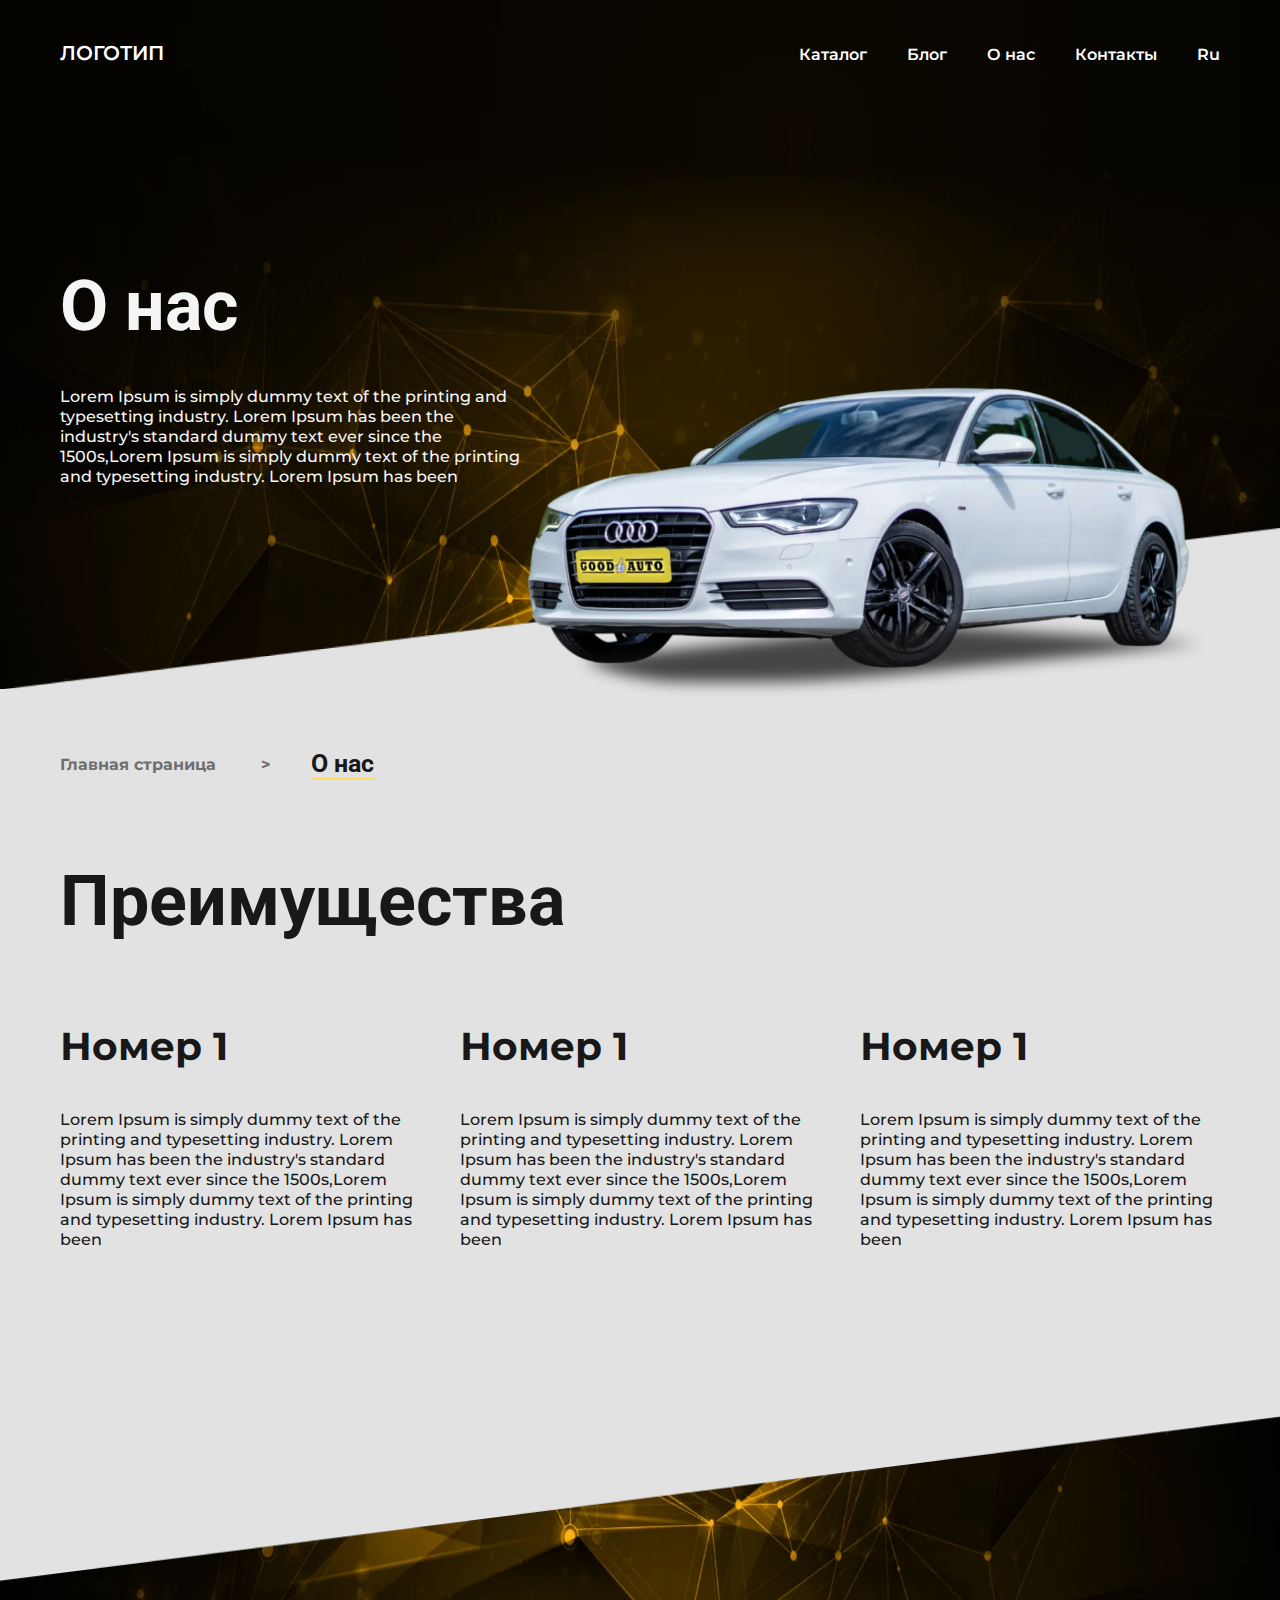
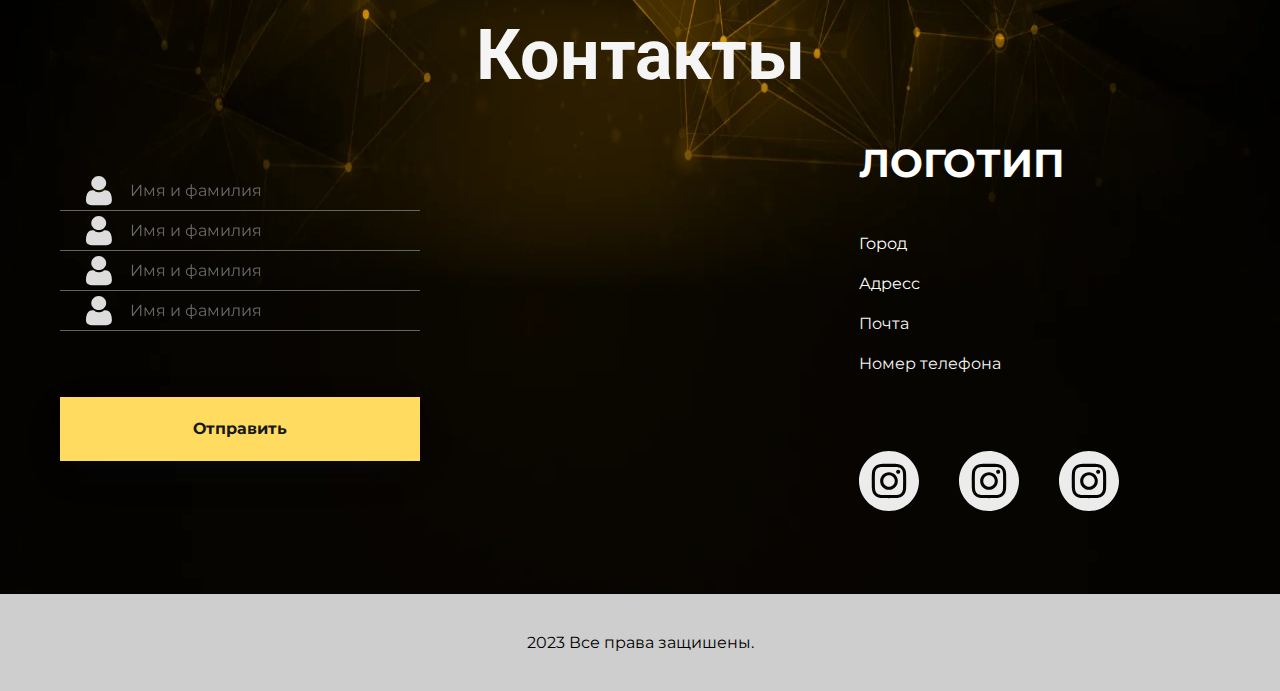
<file: aboutUs.html>
<!DOCTYPE html>
<html lang="ru">
  <head>
    <meta charset="UTF-8" />
    <meta http-equiv="X-UA-Compatible" content="IE=edge" />
    <meta name="viewport" content="width=device-width, initial-scale=1.0" />

    <link rel="preconnect" href="https://fonts.googleapis.com" />
    <link rel="preconnect" href="https://fonts.gstatic.com" crossorigin />
    <link
      href="https://fonts.googleapis.com/css2?family=Goldman:wght@700&family=Montserrat:wght@400;500;600;700&family=Roboto:wght@700&display=swap"
      rel="stylesheet"
    />

    <link rel="stylesheet" type="text/css" href="./assets/css/reset.css" />
    <link rel="stylesheet" type="text/css" href="./assets/css/main.css" />
    <link rel="stylesheet" type="text/css" href="./assets/css/header.css" />
    <link rel="stylesheet" type="text/css" href="./assets/css/navigation.css" />
    <link rel="stylesheet" type="text/css" href="./assets/css/aboutUs.css" />
    <link
      rel="stylesheet"
      type="text/css"
      href="./assets/css/aboutUs/header.css"
    />
    <link
      rel="stylesheet"
      type="text/css"
      href="./assets/css/aboutUs/advatages.css"
    />
    <link rel="stylesheet" type="text/css" href="./assets/css/footer.css" />
    <title>Good auto</title>
  </head>
  <body>
    <header class="header">
      <div class="wrapper">
        <div class="aboutus">
          <div class="wrapper">
            <div class="bar">
              <div class="logo">
                <!-- <img src="./assets/images/header/logo.png" alt="logo" /> -->
                <p class="logoText">Логотип</p>
              </div>
              <nav class="nav" id="nav">
                <ul class="navigationPages">
                  <li class="page">
                    <a class="" href="./catalog.html"> Каталог </a>
                  </li>
                  <li class="page">
                    <a class="" href="./blog.html"> Блог </a>
                  </li>
                  <li class="page">
                    <a class="" href="./aboutUs.html"> О нас </a>
                  </li>
                  <li class="page">
                    <a class="" href="./contacts.html"> Контакты </a>
                  </li>
                  <li class="page"><a class="language" href="#">Ru</a></li>
                </ul>
              </nav>
              <div class="burgerContainer">
                <button class="burgerButton" onclick="toggleClass()">
                  Open
                </button>
                <div>
                  <span class="burgerBar"></span>
                  <span class="burgerBar"></span>
                  <span class="burgerBar"></span>
                </div>
              </div>
            </div>
            <div class="aboutusInfo aboutusInfoHeader">
              <h2 class="aboutusTitle">О нас</h2>
              <p class="aboutusText">
                Lorem Ipsum is simply dummy text of the printing and typesetting
                industry. Lorem Ipsum has been the industry's standard dummy
                text ever since the 1500s,Lorem Ipsum is simply dummy text of
                the printing and typesetting industry. Lorem Ipsum has been
              </p>
            </div>
            <img
              class="aboutusImg"
              src="./assets/images/aboutus/машина.webp"
              alt="фото машины"
            />
          </div>
        </div>
      </div>
    </header>
    <main class="main">
      <section class="advatages">
        <div class="wrapper">
          <div class="navigation">
            <div class="navigationBox">
              <a href="./index.html">Главная страница <span>&#x3e;</span></a>
              <h2 class="navigationTitle">О нас</h2>
            </div>
          </div>
          <h2 class="advatagesTitle">Преимущества</h2>
          <div class="advatagesWrapper">
            <div class="advatage">
              <h3 class="advatageTitle">Номер 1</h3>
              <p class="advatageText">
                Lorem Ipsum is simply dummy text of the printing and typesetting
                industry. Lorem Ipsum has been the industry's standard dummy
                text ever since the 1500s,Lorem Ipsum is simply dummy text of
                the printing and typesetting industry. Lorem Ipsum has been
              </p>
            </div>
            <div class="advatage">
              <h3 class="advatageTitle">Номер 1</h3>
              <p class="advatageText">
                Lorem Ipsum is simply dummy text of the printing and typesetting
                industry. Lorem Ipsum has been the industry's standard dummy
                text ever since the 1500s,Lorem Ipsum is simply dummy text of
                the printing and typesetting industry. Lorem Ipsum has been
              </p>
            </div>
            <div class="advatage">
              <h3 class="advatageTitle">Номер 1</h3>
              <p class="advatageText">
                Lorem Ipsum is simply dummy text of the printing and typesetting
                industry. Lorem Ipsum has been the industry's standard dummy
                text ever since the 1500s,Lorem Ipsum is simply dummy text of
                the printing and typesetting industry. Lorem Ipsum has been
              </p>
            </div>
          </div>
        </div>
      </section>
    </main>
    <footer class="footer">
      <section class="footerMain">
        <div class="wrapper footerWrapper">
          <h2 class="footerTitle">Контакты</h2>
          <div class="footerContainer">
            <form class="formFooter" action="">
              <input
                class="formFooterInput"
                type="text"
                placeholder="Имя и фамилия"
                required
                minlength="3"
              />
              <input
                class="formFooterInput"
                type="text"
                placeholder="Имя и фамилия"
                required
                minlength="3"
              />
              <input
                class="formFooterInput"
                type="text"
                placeholder="Имя и фамилия"
                required
                minlength="3"
              />
              <input
                class="formFooterInput"
                type="text"
                placeholder="Имя и фамилия"
                required
                minlength="3"
              />
              <button class="btn formFooterBtn" type="submit">Отправить</button>
            </form>
            <iframe
              class="footerMap"
              src="https://www.google.com/maps/embed?pb=!1m14!1m8!1m3!1d21743.857889778486!2d28.8456704!3d47.0601988!3m2!1i1024!2i768!4f13.1!3m3!1m2!1s0x40c97d17f4fe8a41%3A0x30ed6197f2f2d63!2sMETRO%20Moldova!5e0!3m2!1sru!2s!4v1680963543498!5m2!1sru!2s"
              style="border: 0"
              allowfullscreen=""
              loading="lazy"
              referrerpolicy="no-referrer-when-downgrade"
            ></iframe>
            <div class="footerInfo">
              <p class="footerLogo">Логотип</p>
              <div class="footerContacts">
                <p>Город</p>
                <p>Адресс</p>
                <a href="mailto:mailcompany@gmail.com">Почта</a>
                <a href="tel:+#">Номер телефона</a>
              </div>
              <div class="footerSocial">
                <a class="footerSocialLink" href="#">
                  <svg
                    class="footerSocialSvg"
                    width="60"
                    height="60"
                    viewBox="0 0 60 60"
                    fill="none"
                    xmlns="http://www.w3.org/2000/svg"
                  >
                    <path
                      d="M35.7422 30C35.7422 33.1714 33.1713 35.7422 30 35.7422C26.8287 35.7422 24.2578 33.1713 24.2578 30C24.2578 26.8287 26.8287 24.2578 30 24.2578C33.1713 24.2578 35.7422 26.8287 35.7422 30Z"
                      fill="#ECECEC"
                    />
                    <path
                      d="M43.4289 19.8399C43.1528 19.0916 42.7124 18.4148 42.1403 17.8591C41.5847 17.2868 40.9078 16.8465 40.1595 16.5705C39.5525 16.3348 38.6407 16.0541 36.9611 15.9777C35.1442 15.8949 34.5995 15.877 29.9999 15.877C25.3998 15.877 24.8552 15.8944 23.0388 15.9773C21.3592 16.0541 20.4468 16.3347 19.8404 16.5705C19.092 16.8464 18.4151 17.2867 17.8595 17.8591C17.2873 18.4148 16.8468 19.0916 16.5705 19.8399C16.3348 20.4469 16.0541 21.3592 15.9777 23.0387C15.8949 24.8552 15.877 25.3998 15.877 29.9999C15.877 34.5995 15.8949 35.1442 15.9777 36.9611C16.0541 38.6406 16.3348 39.5526 16.5705 40.1595C16.8467 40.9077 17.287 41.5846 17.8591 42.1403C18.4147 42.7125 19.0916 43.1529 19.8399 43.4289C20.4469 43.665 21.3592 43.9457 23.0388 44.0221C24.8552 44.105 25.3994 44.1224 29.9995 44.1224C34.6 44.1224 35.1447 44.105 36.9606 44.0221C38.6402 43.9457 39.5526 43.665 40.1595 43.4289C40.9025 43.1423 41.5772 42.7034 42.1403 42.1403C42.7034 41.5772 43.1423 40.9025 43.4289 40.1595C43.6646 39.5525 43.9452 38.6407 44.0221 36.9611C44.105 35.1442 44.1224 34.5995 44.1224 29.9999C44.1224 25.3998 44.105 24.8552 44.0221 23.0387C43.9457 21.3592 43.665 20.4468 43.4289 19.8399ZM29.9999 38.8453C25.1143 38.8453 21.1537 34.8851 21.1537 29.9995C21.1537 25.1138 25.1143 21.1537 29.9999 21.1537C34.8852 21.1537 38.8457 25.1138 38.8457 29.9995C38.8457 34.8851 34.8852 38.8453 29.9999 38.8453ZM39.1955 22.8712C38.0539 22.8712 37.1283 21.9455 37.1283 20.804C37.1283 19.6625 38.0539 18.7367 39.1955 18.7367C40.3371 18.7367 41.2627 19.6622 41.2627 20.8039C41.2622 21.9455 40.3371 22.8712 39.1955 22.8712Z"
                      fill="#ECECEC"
                    />
                    <path
                      d="M30 0C13.434 0 0 13.434 0 30C0 46.566 13.434 60 30 60C46.566 60 60 46.566 60 30C60 13.434 46.566 0 30 0ZM47.1226 37.1021C47.0394 38.936 46.7477 40.188 46.322 41.2839C45.8794 42.4282 45.2027 43.4675 44.3351 44.3351C43.4675 45.2027 42.4282 45.8794 41.2839 46.322C40.1884 46.7477 38.936 47.0388 37.1026 47.1226C35.2657 47.2064 34.6788 47.2266 30.0005 47.2266C25.3216 47.2266 24.7352 47.2064 22.8977 47.1226C21.0645 47.0388 19.8121 46.7477 18.7165 46.322C17.5669 45.8895 16.5255 45.2114 15.6652 44.3348C14.7889 43.4744 14.1109 42.4332 13.6785 41.2839C13.2527 40.1884 12.9612 38.936 12.8779 37.1026C12.7931 35.2651 12.7734 34.6784 12.7734 30C12.7734 25.3216 12.7931 24.7348 12.8774 22.8979C12.9606 21.064 13.2518 19.8121 13.6775 18.7161C14.1101 17.5666 14.7884 16.5254 15.665 15.6652C16.5253 14.7886 17.5666 14.1104 18.7161 13.678C19.8121 13.2523 21.064 12.9612 22.8979 12.8774C24.7348 12.7936 25.3216 12.7734 30 12.7734C34.6784 12.7734 35.2652 12.7936 37.1021 12.8777C38.936 12.9612 40.1879 13.2523 41.2839 13.6775C42.4335 14.1102 43.4749 14.7885 44.3354 15.665C45.2117 16.5254 45.8896 17.5667 46.322 18.7161C46.7482 19.8121 47.0393 21.064 47.1231 22.8979C47.2069 24.7348 47.2266 25.3216 47.2266 30C47.2266 34.6784 47.2069 35.2652 47.1226 37.1021Z"
                      fill="#ECECEC"
                    />
                  </svg>
                </a>
                <a class="footerSocialLink" href="#">
                  <svg
                    class="footerSocialSvg"
                    width="60"
                    height="60"
                    viewBox="0 0 60 60"
                    fill="none"
                    xmlns="http://www.w3.org/2000/svg"
                  >
                    <path
                      d="M35.7422 30C35.7422 33.1714 33.1713 35.7422 30 35.7422C26.8287 35.7422 24.2578 33.1713 24.2578 30C24.2578 26.8287 26.8287 24.2578 30 24.2578C33.1713 24.2578 35.7422 26.8287 35.7422 30Z"
                      fill="#ECECEC"
                    />
                    <path
                      d="M43.4289 19.8399C43.1528 19.0916 42.7124 18.4148 42.1403 17.8591C41.5847 17.2868 40.9078 16.8465 40.1595 16.5705C39.5525 16.3348 38.6407 16.0541 36.9611 15.9777C35.1442 15.8949 34.5995 15.877 29.9999 15.877C25.3998 15.877 24.8552 15.8944 23.0388 15.9773C21.3592 16.0541 20.4468 16.3347 19.8404 16.5705C19.092 16.8464 18.4151 17.2867 17.8595 17.8591C17.2873 18.4148 16.8468 19.0916 16.5705 19.8399C16.3348 20.4469 16.0541 21.3592 15.9777 23.0387C15.8949 24.8552 15.877 25.3998 15.877 29.9999C15.877 34.5995 15.8949 35.1442 15.9777 36.9611C16.0541 38.6406 16.3348 39.5526 16.5705 40.1595C16.8467 40.9077 17.287 41.5846 17.8591 42.1403C18.4147 42.7125 19.0916 43.1529 19.8399 43.4289C20.4469 43.665 21.3592 43.9457 23.0388 44.0221C24.8552 44.105 25.3994 44.1224 29.9995 44.1224C34.6 44.1224 35.1447 44.105 36.9606 44.0221C38.6402 43.9457 39.5526 43.665 40.1595 43.4289C40.9025 43.1423 41.5772 42.7034 42.1403 42.1403C42.7034 41.5772 43.1423 40.9025 43.4289 40.1595C43.6646 39.5525 43.9452 38.6407 44.0221 36.9611C44.105 35.1442 44.1224 34.5995 44.1224 29.9999C44.1224 25.3998 44.105 24.8552 44.0221 23.0387C43.9457 21.3592 43.665 20.4468 43.4289 19.8399ZM29.9999 38.8453C25.1143 38.8453 21.1537 34.8851 21.1537 29.9995C21.1537 25.1138 25.1143 21.1537 29.9999 21.1537C34.8852 21.1537 38.8457 25.1138 38.8457 29.9995C38.8457 34.8851 34.8852 38.8453 29.9999 38.8453ZM39.1955 22.8712C38.0539 22.8712 37.1283 21.9455 37.1283 20.804C37.1283 19.6625 38.0539 18.7367 39.1955 18.7367C40.3371 18.7367 41.2627 19.6622 41.2627 20.8039C41.2622 21.9455 40.3371 22.8712 39.1955 22.8712Z"
                      fill="#ECECEC"
                    />
                    <path
                      d="M30 0C13.434 0 0 13.434 0 30C0 46.566 13.434 60 30 60C46.566 60 60 46.566 60 30C60 13.434 46.566 0 30 0ZM47.1226 37.1021C47.0394 38.936 46.7477 40.188 46.322 41.2839C45.8794 42.4282 45.2027 43.4675 44.3351 44.3351C43.4675 45.2027 42.4282 45.8794 41.2839 46.322C40.1884 46.7477 38.936 47.0388 37.1026 47.1226C35.2657 47.2064 34.6788 47.2266 30.0005 47.2266C25.3216 47.2266 24.7352 47.2064 22.8977 47.1226C21.0645 47.0388 19.8121 46.7477 18.7165 46.322C17.5669 45.8895 16.5255 45.2114 15.6652 44.3348C14.7889 43.4744 14.1109 42.4332 13.6785 41.2839C13.2527 40.1884 12.9612 38.936 12.8779 37.1026C12.7931 35.2651 12.7734 34.6784 12.7734 30C12.7734 25.3216 12.7931 24.7348 12.8774 22.8979C12.9606 21.064 13.2518 19.8121 13.6775 18.7161C14.1101 17.5666 14.7884 16.5254 15.665 15.6652C16.5253 14.7886 17.5666 14.1104 18.7161 13.678C19.8121 13.2523 21.064 12.9612 22.8979 12.8774C24.7348 12.7936 25.3216 12.7734 30 12.7734C34.6784 12.7734 35.2652 12.7936 37.1021 12.8777C38.936 12.9612 40.1879 13.2523 41.2839 13.6775C42.4335 14.1102 43.4749 14.7885 44.3354 15.665C45.2117 16.5254 45.8896 17.5667 46.322 18.7161C46.7482 19.8121 47.0393 21.064 47.1231 22.8979C47.2069 24.7348 47.2266 25.3216 47.2266 30C47.2266 34.6784 47.2069 35.2652 47.1226 37.1021Z"
                      fill="#ECECEC"
                    />
                  </svg>
                </a>
                <a class="footerSocialLink" href="#">
                  <svg
                    class="footerSocialSvg"
                    width="60"
                    height="60"
                    viewBox="0 0 60 60"
                    fill="none"
                    xmlns="http://www.w3.org/2000/svg"
                  >
                    <path
                      d="M35.7422 30C35.7422 33.1714 33.1713 35.7422 30 35.7422C26.8287 35.7422 24.2578 33.1713 24.2578 30C24.2578 26.8287 26.8287 24.2578 30 24.2578C33.1713 24.2578 35.7422 26.8287 35.7422 30Z"
                      fill="#ECECEC"
                    />
                    <path
                      d="M43.4289 19.8399C43.1528 19.0916 42.7124 18.4148 42.1403 17.8591C41.5847 17.2868 40.9078 16.8465 40.1595 16.5705C39.5525 16.3348 38.6407 16.0541 36.9611 15.9777C35.1442 15.8949 34.5995 15.877 29.9999 15.877C25.3998 15.877 24.8552 15.8944 23.0388 15.9773C21.3592 16.0541 20.4468 16.3347 19.8404 16.5705C19.092 16.8464 18.4151 17.2867 17.8595 17.8591C17.2873 18.4148 16.8468 19.0916 16.5705 19.8399C16.3348 20.4469 16.0541 21.3592 15.9777 23.0387C15.8949 24.8552 15.877 25.3998 15.877 29.9999C15.877 34.5995 15.8949 35.1442 15.9777 36.9611C16.0541 38.6406 16.3348 39.5526 16.5705 40.1595C16.8467 40.9077 17.287 41.5846 17.8591 42.1403C18.4147 42.7125 19.0916 43.1529 19.8399 43.4289C20.4469 43.665 21.3592 43.9457 23.0388 44.0221C24.8552 44.105 25.3994 44.1224 29.9995 44.1224C34.6 44.1224 35.1447 44.105 36.9606 44.0221C38.6402 43.9457 39.5526 43.665 40.1595 43.4289C40.9025 43.1423 41.5772 42.7034 42.1403 42.1403C42.7034 41.5772 43.1423 40.9025 43.4289 40.1595C43.6646 39.5525 43.9452 38.6407 44.0221 36.9611C44.105 35.1442 44.1224 34.5995 44.1224 29.9999C44.1224 25.3998 44.105 24.8552 44.0221 23.0387C43.9457 21.3592 43.665 20.4468 43.4289 19.8399ZM29.9999 38.8453C25.1143 38.8453 21.1537 34.8851 21.1537 29.9995C21.1537 25.1138 25.1143 21.1537 29.9999 21.1537C34.8852 21.1537 38.8457 25.1138 38.8457 29.9995C38.8457 34.8851 34.8852 38.8453 29.9999 38.8453ZM39.1955 22.8712C38.0539 22.8712 37.1283 21.9455 37.1283 20.804C37.1283 19.6625 38.0539 18.7367 39.1955 18.7367C40.3371 18.7367 41.2627 19.6622 41.2627 20.8039C41.2622 21.9455 40.3371 22.8712 39.1955 22.8712Z"
                      fill="#ECECEC"
                    />
                    <path
                      d="M30 0C13.434 0 0 13.434 0 30C0 46.566 13.434 60 30 60C46.566 60 60 46.566 60 30C60 13.434 46.566 0 30 0ZM47.1226 37.1021C47.0394 38.936 46.7477 40.188 46.322 41.2839C45.8794 42.4282 45.2027 43.4675 44.3351 44.3351C43.4675 45.2027 42.4282 45.8794 41.2839 46.322C40.1884 46.7477 38.936 47.0388 37.1026 47.1226C35.2657 47.2064 34.6788 47.2266 30.0005 47.2266C25.3216 47.2266 24.7352 47.2064 22.8977 47.1226C21.0645 47.0388 19.8121 46.7477 18.7165 46.322C17.5669 45.8895 16.5255 45.2114 15.6652 44.3348C14.7889 43.4744 14.1109 42.4332 13.6785 41.2839C13.2527 40.1884 12.9612 38.936 12.8779 37.1026C12.7931 35.2651 12.7734 34.6784 12.7734 30C12.7734 25.3216 12.7931 24.7348 12.8774 22.8979C12.9606 21.064 13.2518 19.8121 13.6775 18.7161C14.1101 17.5666 14.7884 16.5254 15.665 15.6652C16.5253 14.7886 17.5666 14.1104 18.7161 13.678C19.8121 13.2523 21.064 12.9612 22.8979 12.8774C24.7348 12.7936 25.3216 12.7734 30 12.7734C34.6784 12.7734 35.2652 12.7936 37.1021 12.8777C38.936 12.9612 40.1879 13.2523 41.2839 13.6775C42.4335 14.1102 43.4749 14.7885 44.3354 15.665C45.2117 16.5254 45.8896 17.5667 46.322 18.7161C46.7482 19.8121 47.0393 21.064 47.1231 22.8979C47.2069 24.7348 47.2266 25.3216 47.2266 30C47.2266 34.6784 47.2069 35.2652 47.1226 37.1021Z"
                      fill="#ECECEC"
                    />
                  </svg>
                </a>
              </div>
            </div>
          </div>
        </div>
      </section>
      <section class="footerCopyright">
        <div class="wrapper">2023 Все права защишены.</div>
      </section>
    </footer>
    <script src="./assets/js/toggleMenu.js"></script>
  </body>
</html>
</file>
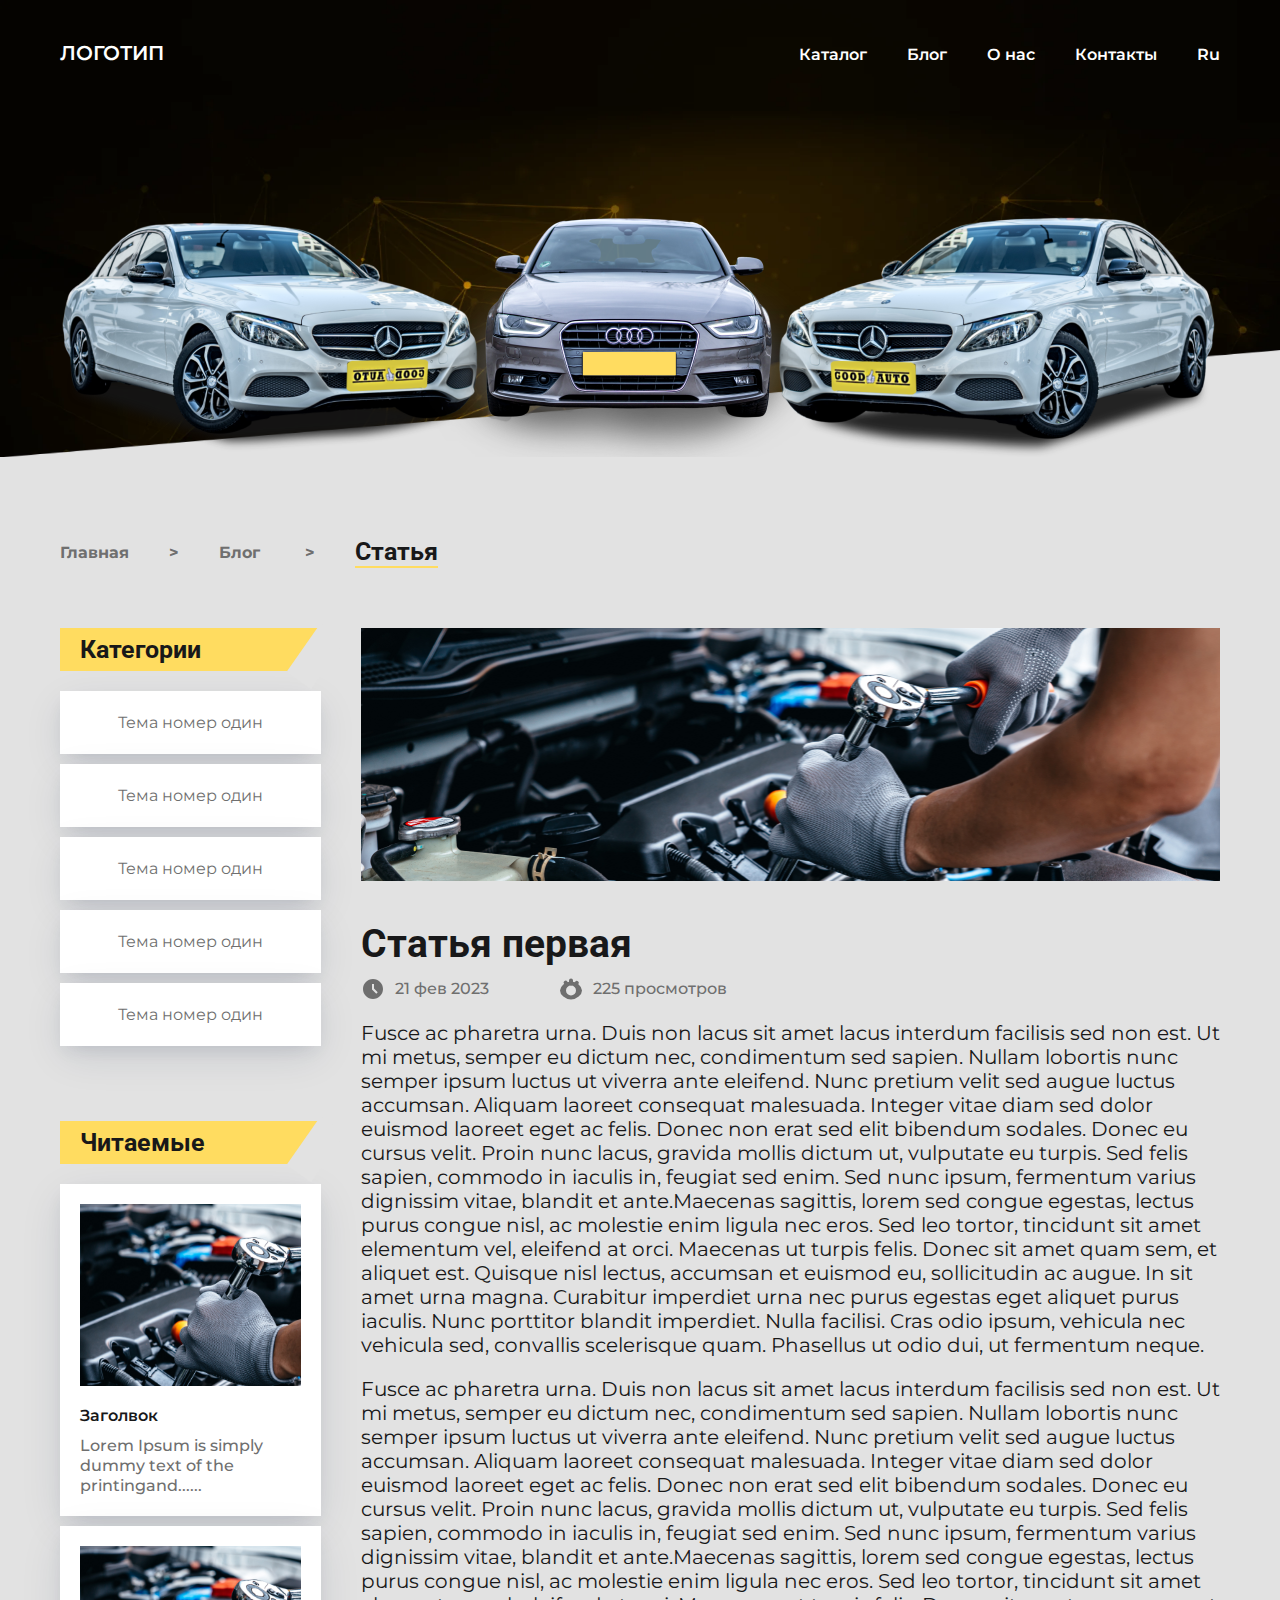
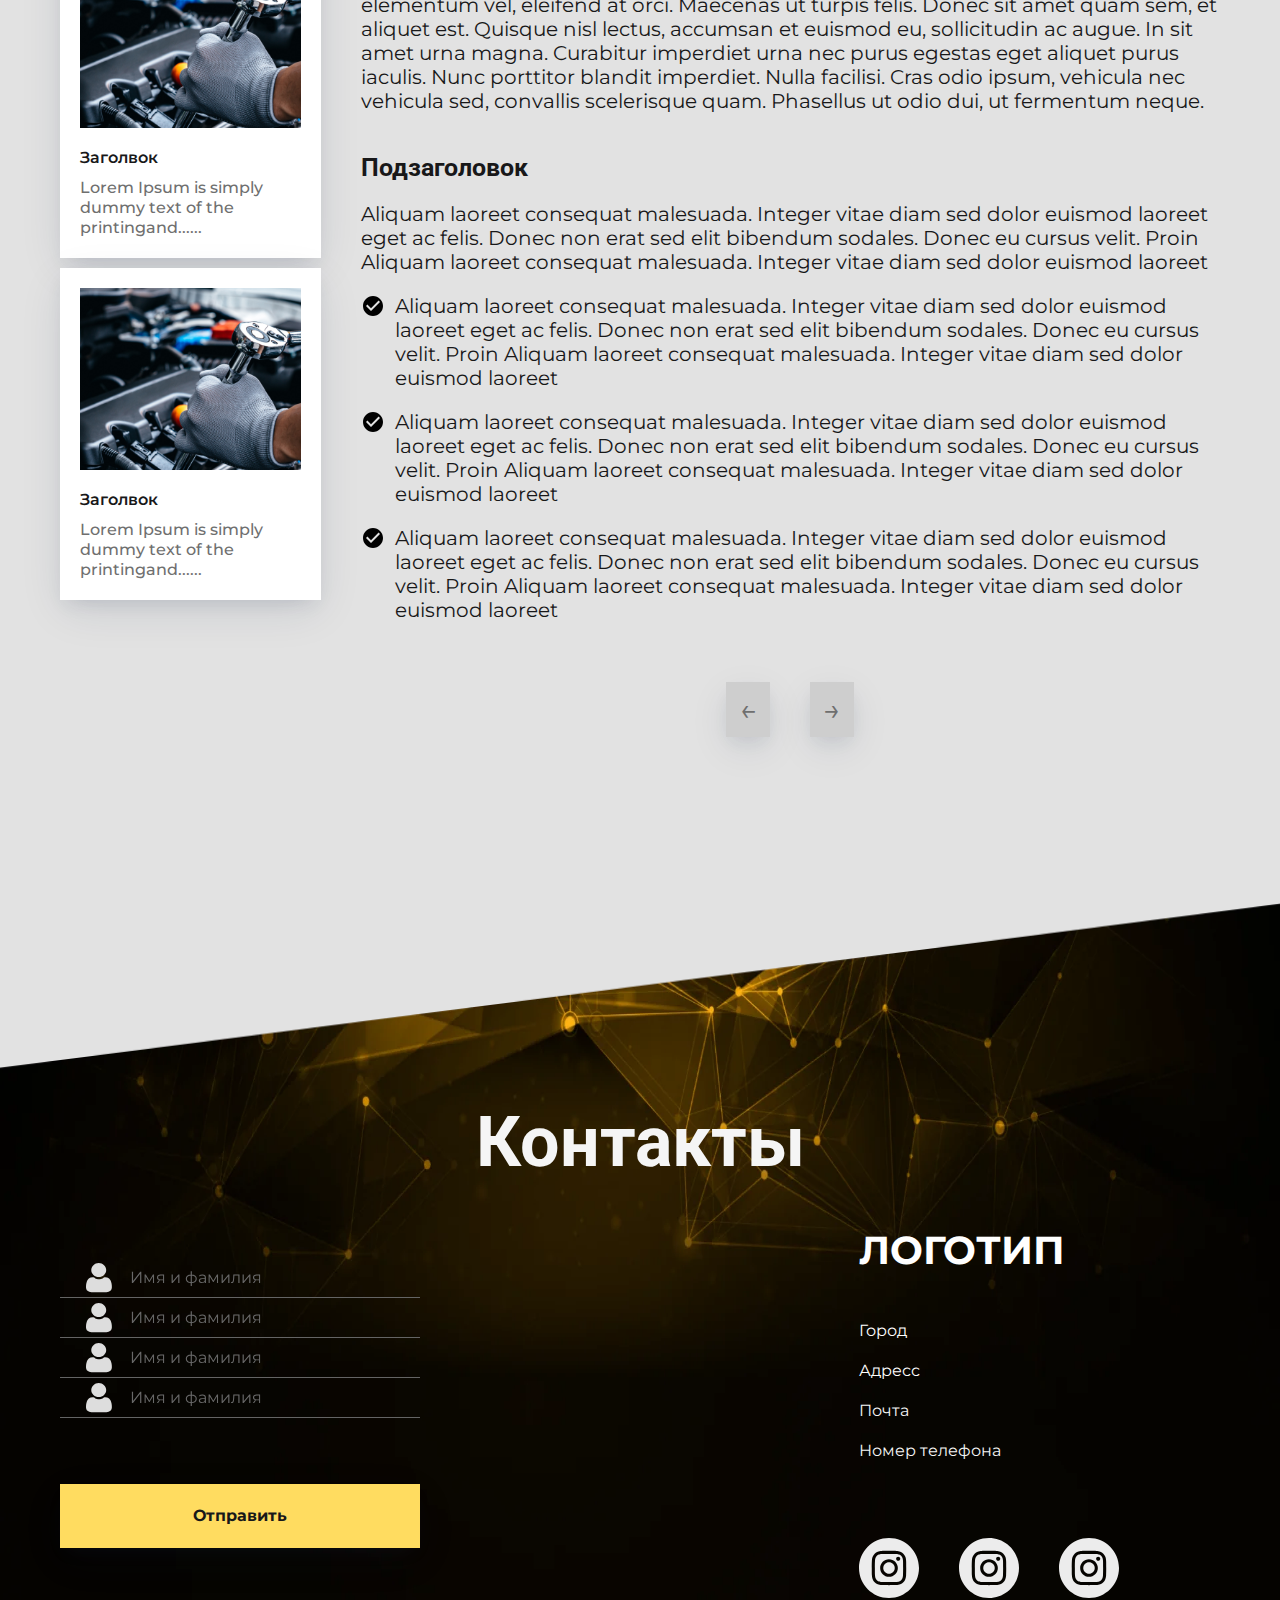
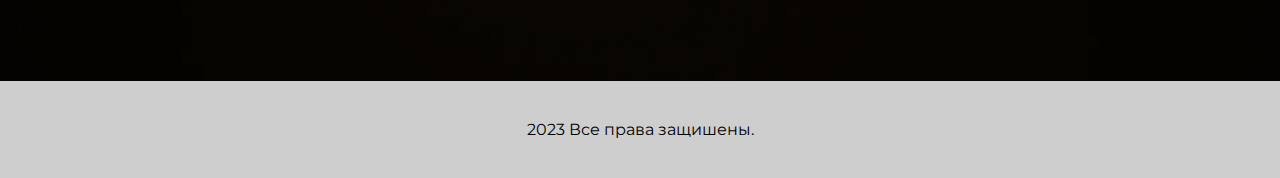
<file: article.html>
<!DOCTYPE html>
<html lang="ru">
  <head>
    <meta charset="UTF-8" />
    <meta http-equiv="X-UA-Compatible" content="IE=edge" />
    <meta name="viewport" content="width=device-width, initial-scale=1.0" />

    <link rel="preconnect" href="https://fonts.googleapis.com" />
    <link rel="preconnect" href="https://fonts.gstatic.com" crossorigin />
    <link
      href="https://fonts.googleapis.com/css2?family=Goldman:wght@700&family=Montserrat:wght@400;500;600;700&family=Roboto:wght@700&display=swap"
      rel="stylesheet"
    />

    <link rel="stylesheet" type="text/css" href="./assets/css/reset.css" />
    <link rel="stylesheet" type="text/css" href="./assets/css/main.css" />
    <link rel="stylesheet" type="text/css" href="./assets/css/header.css" />
    <link
      rel="stylesheet"
      type="text/css"
      href="./assets/css/catalog/header.css"
    />
    <link rel="stylesheet" type="text/css" href="./assets/css/navigation.css" />
    <link rel="stylesheet" type="text/css" href="./assets/css/news/news.css" />
    <link
      rel="stylesheet"
      type="text/css"
      href="./assets/css/article/article.css"
    />
    <link rel="stylesheet" type="text/css" href="./assets/css/stats.css" />
    <link rel="stylesheet" type="text/css" href="./assets/css/footer.css" />
    <title>Good auto</title>
  </head>
  <body>
    <header class="header">
      <div class="wrapper">
        <div class="bar">
          <div class="logo">
            <!-- <img src="./assets/images/header/logo.png" alt="logo" /> -->
            <p class="logoText">Логотип</p>
          </div>
          <nav class="nav" id="nav">
            <ul class="navigationPages">
              <li class="page">
                <a class="" href="./catalog.html"> Каталог </a>
              </li>
              <li class="page">
                <a class="" href="./blog.html"> Блог </a>
              </li>
              <li class="page">
                <a class="" href="./aboutUs.html"> О нас </a>
              </li>
              <li class="page">
                <a class="" href="./contacts.html"> Контакты </a>
              </li>
              <li class="page"><a class="language" href="#">Ru</a></li>
            </ul>
          </nav>
          <div class="burgerContainer">
            <button class="burgerButton" onclick="toggleClass()">Open</button>
            <div>
              <span class="burgerBar"></span>
              <span class="burgerBar"></span>
              <span class="burgerBar"></span>
            </div>
          </div>
        </div>
        <img
          class="headerImg2"
          src="./assets/images/header/cars.png"
          alt="three cars"
        />
      </div>
    </header>
    <main class="main">
      <div class="wrapper">
        <div class="navigation">
          <div class="navigationBox">
            <a href="./index.html">Главная<span>&#x3e;</span></a>
            <a href="./blog.html">Блог <span>&#x3e;</span></a>
            <h2 class="navigationTitle">Статья</h2>
          </div>
        </div>
        <section class="news">
          <div class="aside">
            <div class="category">
              <h3 class="categoryTitle">Категории</h3>
              <button class="castegoryBtn">Тема номер один</button>
              <button class="castegoryBtn">Тема номер один</button>
              <button class="castegoryBtn">Тема номер один</button>
              <button class="castegoryBtn">Тема номер один</button>
              <button class="castegoryBtn">Тема номер один</button>
            </div>
            <div class="category">
              <h3 class="categoryTitle">Читаемые</h3>
              <a class="readableWrapper" href="#">
                <img
                  class="readableImg"
                  src="./assets/images/news/newsImg.png"
                  alt="some news"
                />
                <h4 class="readableTitle">Заголвок</h4>
                <p class="readableText">
                  Lorem Ipsum is simply dummy text of the printingand......
                </p>
              </a>
              <a class="readableWrapper" href="#">
                <img
                  class="readableImg"
                  src="./assets/images/news/newsImg.png"
                  alt="some news"
                />
                <h4 class="readableTitle">Заголвок</h4>
                <p class="readableText">
                  Lorem Ipsum is simply dummy text of the printingand......
                </p>
              </a>
              <a class="readableWrapper" href="#">
                <img
                  class="readableImg"
                  src="./assets/images/news/newsImg.png"
                  alt="some news"
                />
                <h4 class="readableTitle">Заголвок</h4>
                <p class="readableText">
                  Lorem Ipsum is simply dummy text of the printingand......
                </p>
              </a>
            </div>
          </div>
          <div class="articles">
            <div class="article">
              <img
                class="articleImg"
                src="./assets/images/news/newsImg.png"
                alt="news image"
              />
              <h3 class="articleTitle">Статья первая</h3>
              <div class="stats">
                <div class="releaseData">
                  <img src="./assets/images/icons/time.svg" alt="watches" />
                  <p class="releaseDataText">21 фев 2023</p>
                </div>
                <div class="views">
                  <img src="./assets/images/icons/eye.svg" alt="eye" />
                  <p class="releaseViewsText">225 просмотров</p>
                </div>
              </div>
              <p class="articleText">
                Fusce ac pharetra urna. Duis non lacus sit amet lacus interdum
                facilisis sed non est. Ut mi metus, semper eu dictum nec,
                condimentum sed sapien. Nullam lobortis nunc semper ipsum luctus
                ut viverra ante eleifend. Nunc pretium velit sed augue luctus
                accumsan. Aliquam laoreet consequat malesuada. Integer vitae
                diam sed dolor euismod laoreet eget ac felis. Donec non erat sed
                elit bibendum sodales. Donec eu cursus velit. Proin nunc lacus,
                gravida mollis dictum ut, vulputate eu turpis. Sed felis sapien,
                commodo in iaculis in, feugiat sed enim. Sed nunc ipsum,
                fermentum varius dignissim vitae, blandit et ante.Maecenas
                sagittis, lorem sed congue egestas, lectus purus congue nisl, ac
                molestie enim ligula nec eros. Sed leo tortor, tincidunt sit
                amet elementum vel, eleifend at orci. Maecenas ut turpis felis.
                Donec sit amet quam sem, et aliquet est. Quisque nisl lectus,
                accumsan et euismod eu, sollicitudin ac augue. In sit amet urna
                magna. Curabitur imperdiet urna nec purus egestas eget aliquet
                purus iaculis. Nunc porttitor blandit imperdiet. Nulla facilisi.
                Cras odio ipsum, vehicula nec vehicula sed, convallis
                scelerisque quam. Phasellus ut odio dui, ut fermentum neque.
              </p>
              <p class="articleText">
                Fusce ac pharetra urna. Duis non lacus sit amet lacus interdum
                facilisis sed non est. Ut mi metus, semper eu dictum nec,
                condimentum sed sapien. Nullam lobortis nunc semper ipsum luctus
                ut viverra ante eleifend. Nunc pretium velit sed augue luctus
                accumsan. Aliquam laoreet consequat malesuada. Integer vitae
                diam sed dolor euismod laoreet eget ac felis. Donec non erat sed
                elit bibendum sodales. Donec eu cursus velit. Proin nunc lacus,
                gravida mollis dictum ut, vulputate eu turpis. Sed felis sapien,
                commodo in iaculis in, feugiat sed enim. Sed nunc ipsum,
                fermentum varius dignissim vitae, blandit et ante.Maecenas
                sagittis, lorem sed congue egestas, lectus purus congue nisl, ac
                molestie enim ligula nec eros. Sed leo tortor, tincidunt sit
                amet elementum vel, eleifend at orci. Maecenas ut turpis felis.
                Donec sit amet quam sem, et aliquet est. Quisque nisl lectus,
                accumsan et euismod eu, sollicitudin ac augue. In sit amet urna
                magna. Curabitur imperdiet urna nec purus egestas eget aliquet
                purus iaculis. Nunc porttitor blandit imperdiet. Nulla facilisi.
                Cras odio ipsum, vehicula nec vehicula sed, convallis
                scelerisque quam. Phasellus ut odio dui, ut fermentum neque.
              </p>
              <h3 class="articleSecondTitle">Подзаголовок</h3>
              <div class="articleAdvantages">
                <p class="articleText">
                  Aliquam laoreet consequat malesuada. Integer vitae diam sed
                  dolor euismod laoreet eget ac felis. Donec non erat sed elit
                  bibendum sodales. Donec eu cursus velit. Proin Aliquam laoreet
                  consequat malesuada. Integer vitae diam sed dolor euismod
                  laoreet
                </p>
                <div class="articleAdvantagesWrapper">
                  <div class="advatage">
                    <svg
                      class="advatageImg"
                      xmlns="http://www.w3.org/2000/svg"
                      height="24"
                      viewBox="0 0 24 24"
                      width="24"
                    >
                      <path d="M0 0h24v24H0z" fill="none" />
                      <path
                        d="M12 2C6.48 2 2 6.48 2 12s4.48 10 10 10 10-4.48 10-10S17.52 2 12 2zm-2 15l-5-5 1.41-1.41L10 14.17l7.59-7.59L19 8l-9 9z"
                      />
                    </svg>
                    <p class="articleText flex">
                      Aliquam laoreet consequat malesuada. Integer vitae diam
                      sed dolor euismod laoreet eget ac felis. Donec non erat
                      sed elit bibendum sodales. Donec eu cursus velit. Proin
                      Aliquam laoreet consequat malesuada. Integer vitae diam
                      sed dolor euismod laoreet
                    </p>
                  </div>
                  <div class="advatage">
                    <svg
                      class="advatageImg"
                      xmlns="http://www.w3.org/2000/svg"
                      height="24"
                      viewBox="0 0 24 24"
                      width="24"
                    >
                      <path d="M0 0h24v24H0z" fill="none" />
                      <path
                        d="M12 2C6.48 2 2 6.48 2 12s4.48 10 10 10 10-4.48 10-10S17.52 2 12 2zm-2 15l-5-5 1.41-1.41L10 14.17l7.59-7.59L19 8l-9 9z"
                      />
                    </svg>
                    <p class="articleText flex">
                      Aliquam laoreet consequat malesuada. Integer vitae diam
                      sed dolor euismod laoreet eget ac felis. Donec non erat
                      sed elit bibendum sodales. Donec eu cursus velit. Proin
                      Aliquam laoreet consequat malesuada. Integer vitae diam
                      sed dolor euismod laoreet
                    </p>
                  </div>
                  <div class="advatage">
                    <svg
                      class="advatageImg"
                      xmlns="http://www.w3.org/2000/svg"
                      height="24"
                      viewBox="0 0 24 24"
                      width="24"
                    >
                      <path d="M0 0h24v24H0z" fill="none" />
                      <path
                        d="M12 2C6.48 2 2 6.48 2 12s4.48 10 10 10 10-4.48 10-10S17.52 2 12 2zm-2 15l-5-5 1.41-1.41L10 14.17l7.59-7.59L19 8l-9 9z"
                      />
                    </svg>
                    <p class="articleText flex">
                      Aliquam laoreet consequat malesuada. Integer vitae diam
                      sed dolor euismod laoreet eget ac felis. Donec non erat
                      sed elit bibendum sodales. Donec eu cursus velit. Proin
                      Aliquam laoreet consequat malesuada. Integer vitae diam
                      sed dolor euismod laoreet
                    </p>
                  </div>
                </div>
              </div>
              <div class="articleNavigation">
                <a class="articleNavigationLink" href="#">&#8592;</a>
                <a class="articleNavigationLink" href="#">&#8594;</a>
              </div>
            </div>
          </div>
        </section>
      </div>
    </main>
    <footer class="footer">
      <section class="footerMain">
        <div class="wrapper footerWrapper">
          <h2 class="footerTitle">Контакты</h2>
          <div class="footerContainer">
            <form class="formFooter" action="">
              <input
                class="formFooterInput"
                type="text"
                placeholder="Имя и фамилия"
                required
                minlength="3"
              />
              <input
                class="formFooterInput"
                type="text"
                placeholder="Имя и фамилия"
                required
                minlength="3"
              />
              <input
                class="formFooterInput"
                type="text"
                placeholder="Имя и фамилия"
                required
                minlength="3"
              />
              <input
                class="formFooterInput"
                type="text"
                placeholder="Имя и фамилия"
                required
                minlength="3"
              />
              <button class="btn formFooterBtn" type="submit">Отправить</button>
            </form>
            <iframe
              class="footerMap"
              src="https://www.google.com/maps/embed?pb=!1m14!1m8!1m3!1d21743.857889778486!2d28.8456704!3d47.0601988!3m2!1i1024!2i768!4f13.1!3m3!1m2!1s0x40c97d17f4fe8a41%3A0x30ed6197f2f2d63!2sMETRO%20Moldova!5e0!3m2!1sru!2s!4v1680963543498!5m2!1sru!2s"
              style="border: 0"
              allowfullscreen=""
              loading="lazy"
              referrerpolicy="no-referrer-when-downgrade"
            ></iframe>
            <div class="footerInfo">
              <p class="footerLogo">Логотип</p>
              <div class="footerContacts">
                <p>Город</p>
                <p>Адресс</p>
                <a href="mailto:mailcompany@gmail.com">Почта</a>
                <a href="tel:+#">Номер телефона</a>
              </div>
              <div class="footerSocial">
                <a class="footerSocialLink" href="#">
                  <svg
                    class="footerSocialSvg"
                    width="60"
                    height="60"
                    viewBox="0 0 60 60"
                    fill="none"
                    xmlns="http://www.w3.org/2000/svg"
                  >
                    <path
                      d="M35.7422 30C35.7422 33.1714 33.1713 35.7422 30 35.7422C26.8287 35.7422 24.2578 33.1713 24.2578 30C24.2578 26.8287 26.8287 24.2578 30 24.2578C33.1713 24.2578 35.7422 26.8287 35.7422 30Z"
                      fill="#ECECEC"
                    />
                    <path
                      d="M43.4289 19.8399C43.1528 19.0916 42.7124 18.4148 42.1403 17.8591C41.5847 17.2868 40.9078 16.8465 40.1595 16.5705C39.5525 16.3348 38.6407 16.0541 36.9611 15.9777C35.1442 15.8949 34.5995 15.877 29.9999 15.877C25.3998 15.877 24.8552 15.8944 23.0388 15.9773C21.3592 16.0541 20.4468 16.3347 19.8404 16.5705C19.092 16.8464 18.4151 17.2867 17.8595 17.8591C17.2873 18.4148 16.8468 19.0916 16.5705 19.8399C16.3348 20.4469 16.0541 21.3592 15.9777 23.0387C15.8949 24.8552 15.877 25.3998 15.877 29.9999C15.877 34.5995 15.8949 35.1442 15.9777 36.9611C16.0541 38.6406 16.3348 39.5526 16.5705 40.1595C16.8467 40.9077 17.287 41.5846 17.8591 42.1403C18.4147 42.7125 19.0916 43.1529 19.8399 43.4289C20.4469 43.665 21.3592 43.9457 23.0388 44.0221C24.8552 44.105 25.3994 44.1224 29.9995 44.1224C34.6 44.1224 35.1447 44.105 36.9606 44.0221C38.6402 43.9457 39.5526 43.665 40.1595 43.4289C40.9025 43.1423 41.5772 42.7034 42.1403 42.1403C42.7034 41.5772 43.1423 40.9025 43.4289 40.1595C43.6646 39.5525 43.9452 38.6407 44.0221 36.9611C44.105 35.1442 44.1224 34.5995 44.1224 29.9999C44.1224 25.3998 44.105 24.8552 44.0221 23.0387C43.9457 21.3592 43.665 20.4468 43.4289 19.8399ZM29.9999 38.8453C25.1143 38.8453 21.1537 34.8851 21.1537 29.9995C21.1537 25.1138 25.1143 21.1537 29.9999 21.1537C34.8852 21.1537 38.8457 25.1138 38.8457 29.9995C38.8457 34.8851 34.8852 38.8453 29.9999 38.8453ZM39.1955 22.8712C38.0539 22.8712 37.1283 21.9455 37.1283 20.804C37.1283 19.6625 38.0539 18.7367 39.1955 18.7367C40.3371 18.7367 41.2627 19.6622 41.2627 20.8039C41.2622 21.9455 40.3371 22.8712 39.1955 22.8712Z"
                      fill="#ECECEC"
                    />
                    <path
                      d="M30 0C13.434 0 0 13.434 0 30C0 46.566 13.434 60 30 60C46.566 60 60 46.566 60 30C60 13.434 46.566 0 30 0ZM47.1226 37.1021C47.0394 38.936 46.7477 40.188 46.322 41.2839C45.8794 42.4282 45.2027 43.4675 44.3351 44.3351C43.4675 45.2027 42.4282 45.8794 41.2839 46.322C40.1884 46.7477 38.936 47.0388 37.1026 47.1226C35.2657 47.2064 34.6788 47.2266 30.0005 47.2266C25.3216 47.2266 24.7352 47.2064 22.8977 47.1226C21.0645 47.0388 19.8121 46.7477 18.7165 46.322C17.5669 45.8895 16.5255 45.2114 15.6652 44.3348C14.7889 43.4744 14.1109 42.4332 13.6785 41.2839C13.2527 40.1884 12.9612 38.936 12.8779 37.1026C12.7931 35.2651 12.7734 34.6784 12.7734 30C12.7734 25.3216 12.7931 24.7348 12.8774 22.8979C12.9606 21.064 13.2518 19.8121 13.6775 18.7161C14.1101 17.5666 14.7884 16.5254 15.665 15.6652C16.5253 14.7886 17.5666 14.1104 18.7161 13.678C19.8121 13.2523 21.064 12.9612 22.8979 12.8774C24.7348 12.7936 25.3216 12.7734 30 12.7734C34.6784 12.7734 35.2652 12.7936 37.1021 12.8777C38.936 12.9612 40.1879 13.2523 41.2839 13.6775C42.4335 14.1102 43.4749 14.7885 44.3354 15.665C45.2117 16.5254 45.8896 17.5667 46.322 18.7161C46.7482 19.8121 47.0393 21.064 47.1231 22.8979C47.2069 24.7348 47.2266 25.3216 47.2266 30C47.2266 34.6784 47.2069 35.2652 47.1226 37.1021Z"
                      fill="#ECECEC"
                    />
                  </svg>
                </a>
                <a class="footerSocialLink" href="#">
                  <svg
                    class="footerSocialSvg"
                    width="60"
                    height="60"
                    viewBox="0 0 60 60"
                    fill="none"
                    xmlns="http://www.w3.org/2000/svg"
                  >
                    <path
                      d="M35.7422 30C35.7422 33.1714 33.1713 35.7422 30 35.7422C26.8287 35.7422 24.2578 33.1713 24.2578 30C24.2578 26.8287 26.8287 24.2578 30 24.2578C33.1713 24.2578 35.7422 26.8287 35.7422 30Z"
                      fill="#ECECEC"
                    />
                    <path
                      d="M43.4289 19.8399C43.1528 19.0916 42.7124 18.4148 42.1403 17.8591C41.5847 17.2868 40.9078 16.8465 40.1595 16.5705C39.5525 16.3348 38.6407 16.0541 36.9611 15.9777C35.1442 15.8949 34.5995 15.877 29.9999 15.877C25.3998 15.877 24.8552 15.8944 23.0388 15.9773C21.3592 16.0541 20.4468 16.3347 19.8404 16.5705C19.092 16.8464 18.4151 17.2867 17.8595 17.8591C17.2873 18.4148 16.8468 19.0916 16.5705 19.8399C16.3348 20.4469 16.0541 21.3592 15.9777 23.0387C15.8949 24.8552 15.877 25.3998 15.877 29.9999C15.877 34.5995 15.8949 35.1442 15.9777 36.9611C16.0541 38.6406 16.3348 39.5526 16.5705 40.1595C16.8467 40.9077 17.287 41.5846 17.8591 42.1403C18.4147 42.7125 19.0916 43.1529 19.8399 43.4289C20.4469 43.665 21.3592 43.9457 23.0388 44.0221C24.8552 44.105 25.3994 44.1224 29.9995 44.1224C34.6 44.1224 35.1447 44.105 36.9606 44.0221C38.6402 43.9457 39.5526 43.665 40.1595 43.4289C40.9025 43.1423 41.5772 42.7034 42.1403 42.1403C42.7034 41.5772 43.1423 40.9025 43.4289 40.1595C43.6646 39.5525 43.9452 38.6407 44.0221 36.9611C44.105 35.1442 44.1224 34.5995 44.1224 29.9999C44.1224 25.3998 44.105 24.8552 44.0221 23.0387C43.9457 21.3592 43.665 20.4468 43.4289 19.8399ZM29.9999 38.8453C25.1143 38.8453 21.1537 34.8851 21.1537 29.9995C21.1537 25.1138 25.1143 21.1537 29.9999 21.1537C34.8852 21.1537 38.8457 25.1138 38.8457 29.9995C38.8457 34.8851 34.8852 38.8453 29.9999 38.8453ZM39.1955 22.8712C38.0539 22.8712 37.1283 21.9455 37.1283 20.804C37.1283 19.6625 38.0539 18.7367 39.1955 18.7367C40.3371 18.7367 41.2627 19.6622 41.2627 20.8039C41.2622 21.9455 40.3371 22.8712 39.1955 22.8712Z"
                      fill="#ECECEC"
                    />
                    <path
                      d="M30 0C13.434 0 0 13.434 0 30C0 46.566 13.434 60 30 60C46.566 60 60 46.566 60 30C60 13.434 46.566 0 30 0ZM47.1226 37.1021C47.0394 38.936 46.7477 40.188 46.322 41.2839C45.8794 42.4282 45.2027 43.4675 44.3351 44.3351C43.4675 45.2027 42.4282 45.8794 41.2839 46.322C40.1884 46.7477 38.936 47.0388 37.1026 47.1226C35.2657 47.2064 34.6788 47.2266 30.0005 47.2266C25.3216 47.2266 24.7352 47.2064 22.8977 47.1226C21.0645 47.0388 19.8121 46.7477 18.7165 46.322C17.5669 45.8895 16.5255 45.2114 15.6652 44.3348C14.7889 43.4744 14.1109 42.4332 13.6785 41.2839C13.2527 40.1884 12.9612 38.936 12.8779 37.1026C12.7931 35.2651 12.7734 34.6784 12.7734 30C12.7734 25.3216 12.7931 24.7348 12.8774 22.8979C12.9606 21.064 13.2518 19.8121 13.6775 18.7161C14.1101 17.5666 14.7884 16.5254 15.665 15.6652C16.5253 14.7886 17.5666 14.1104 18.7161 13.678C19.8121 13.2523 21.064 12.9612 22.8979 12.8774C24.7348 12.7936 25.3216 12.7734 30 12.7734C34.6784 12.7734 35.2652 12.7936 37.1021 12.8777C38.936 12.9612 40.1879 13.2523 41.2839 13.6775C42.4335 14.1102 43.4749 14.7885 44.3354 15.665C45.2117 16.5254 45.8896 17.5667 46.322 18.7161C46.7482 19.8121 47.0393 21.064 47.1231 22.8979C47.2069 24.7348 47.2266 25.3216 47.2266 30C47.2266 34.6784 47.2069 35.2652 47.1226 37.1021Z"
                      fill="#ECECEC"
                    />
                  </svg>
                </a>
                <a class="footerSocialLink" href="#">
                  <svg
                    class="footerSocialSvg"
                    width="60"
                    height="60"
                    viewBox="0 0 60 60"
                    fill="none"
                    xmlns="http://www.w3.org/2000/svg"
                  >
                    <path
                      d="M35.7422 30C35.7422 33.1714 33.1713 35.7422 30 35.7422C26.8287 35.7422 24.2578 33.1713 24.2578 30C24.2578 26.8287 26.8287 24.2578 30 24.2578C33.1713 24.2578 35.7422 26.8287 35.7422 30Z"
                      fill="#ECECEC"
                    />
                    <path
                      d="M43.4289 19.8399C43.1528 19.0916 42.7124 18.4148 42.1403 17.8591C41.5847 17.2868 40.9078 16.8465 40.1595 16.5705C39.5525 16.3348 38.6407 16.0541 36.9611 15.9777C35.1442 15.8949 34.5995 15.877 29.9999 15.877C25.3998 15.877 24.8552 15.8944 23.0388 15.9773C21.3592 16.0541 20.4468 16.3347 19.8404 16.5705C19.092 16.8464 18.4151 17.2867 17.8595 17.8591C17.2873 18.4148 16.8468 19.0916 16.5705 19.8399C16.3348 20.4469 16.0541 21.3592 15.9777 23.0387C15.8949 24.8552 15.877 25.3998 15.877 29.9999C15.877 34.5995 15.8949 35.1442 15.9777 36.9611C16.0541 38.6406 16.3348 39.5526 16.5705 40.1595C16.8467 40.9077 17.287 41.5846 17.8591 42.1403C18.4147 42.7125 19.0916 43.1529 19.8399 43.4289C20.4469 43.665 21.3592 43.9457 23.0388 44.0221C24.8552 44.105 25.3994 44.1224 29.9995 44.1224C34.6 44.1224 35.1447 44.105 36.9606 44.0221C38.6402 43.9457 39.5526 43.665 40.1595 43.4289C40.9025 43.1423 41.5772 42.7034 42.1403 42.1403C42.7034 41.5772 43.1423 40.9025 43.4289 40.1595C43.6646 39.5525 43.9452 38.6407 44.0221 36.9611C44.105 35.1442 44.1224 34.5995 44.1224 29.9999C44.1224 25.3998 44.105 24.8552 44.0221 23.0387C43.9457 21.3592 43.665 20.4468 43.4289 19.8399ZM29.9999 38.8453C25.1143 38.8453 21.1537 34.8851 21.1537 29.9995C21.1537 25.1138 25.1143 21.1537 29.9999 21.1537C34.8852 21.1537 38.8457 25.1138 38.8457 29.9995C38.8457 34.8851 34.8852 38.8453 29.9999 38.8453ZM39.1955 22.8712C38.0539 22.8712 37.1283 21.9455 37.1283 20.804C37.1283 19.6625 38.0539 18.7367 39.1955 18.7367C40.3371 18.7367 41.2627 19.6622 41.2627 20.8039C41.2622 21.9455 40.3371 22.8712 39.1955 22.8712Z"
                      fill="#ECECEC"
                    />
                    <path
                      d="M30 0C13.434 0 0 13.434 0 30C0 46.566 13.434 60 30 60C46.566 60 60 46.566 60 30C60 13.434 46.566 0 30 0ZM47.1226 37.1021C47.0394 38.936 46.7477 40.188 46.322 41.2839C45.8794 42.4282 45.2027 43.4675 44.3351 44.3351C43.4675 45.2027 42.4282 45.8794 41.2839 46.322C40.1884 46.7477 38.936 47.0388 37.1026 47.1226C35.2657 47.2064 34.6788 47.2266 30.0005 47.2266C25.3216 47.2266 24.7352 47.2064 22.8977 47.1226C21.0645 47.0388 19.8121 46.7477 18.7165 46.322C17.5669 45.8895 16.5255 45.2114 15.6652 44.3348C14.7889 43.4744 14.1109 42.4332 13.6785 41.2839C13.2527 40.1884 12.9612 38.936 12.8779 37.1026C12.7931 35.2651 12.7734 34.6784 12.7734 30C12.7734 25.3216 12.7931 24.7348 12.8774 22.8979C12.9606 21.064 13.2518 19.8121 13.6775 18.7161C14.1101 17.5666 14.7884 16.5254 15.665 15.6652C16.5253 14.7886 17.5666 14.1104 18.7161 13.678C19.8121 13.2523 21.064 12.9612 22.8979 12.8774C24.7348 12.7936 25.3216 12.7734 30 12.7734C34.6784 12.7734 35.2652 12.7936 37.1021 12.8777C38.936 12.9612 40.1879 13.2523 41.2839 13.6775C42.4335 14.1102 43.4749 14.7885 44.3354 15.665C45.2117 16.5254 45.8896 17.5667 46.322 18.7161C46.7482 19.8121 47.0393 21.064 47.1231 22.8979C47.2069 24.7348 47.2266 25.3216 47.2266 30C47.2266 34.6784 47.2069 35.2652 47.1226 37.1021Z"
                      fill="#ECECEC"
                    />
                  </svg>
                </a>
              </div>
            </div>
          </div>
        </div>
      </section>
      <section class="footerCopyright">
        <div class="wrapper">2023 Все права защишены.</div>
      </section>
    </footer>
    <script src="./assets/js/toggleMenu.js"></script>
    <script src="./assets/js/catalogPage.js"></script>
  </body>
</html>
</file>
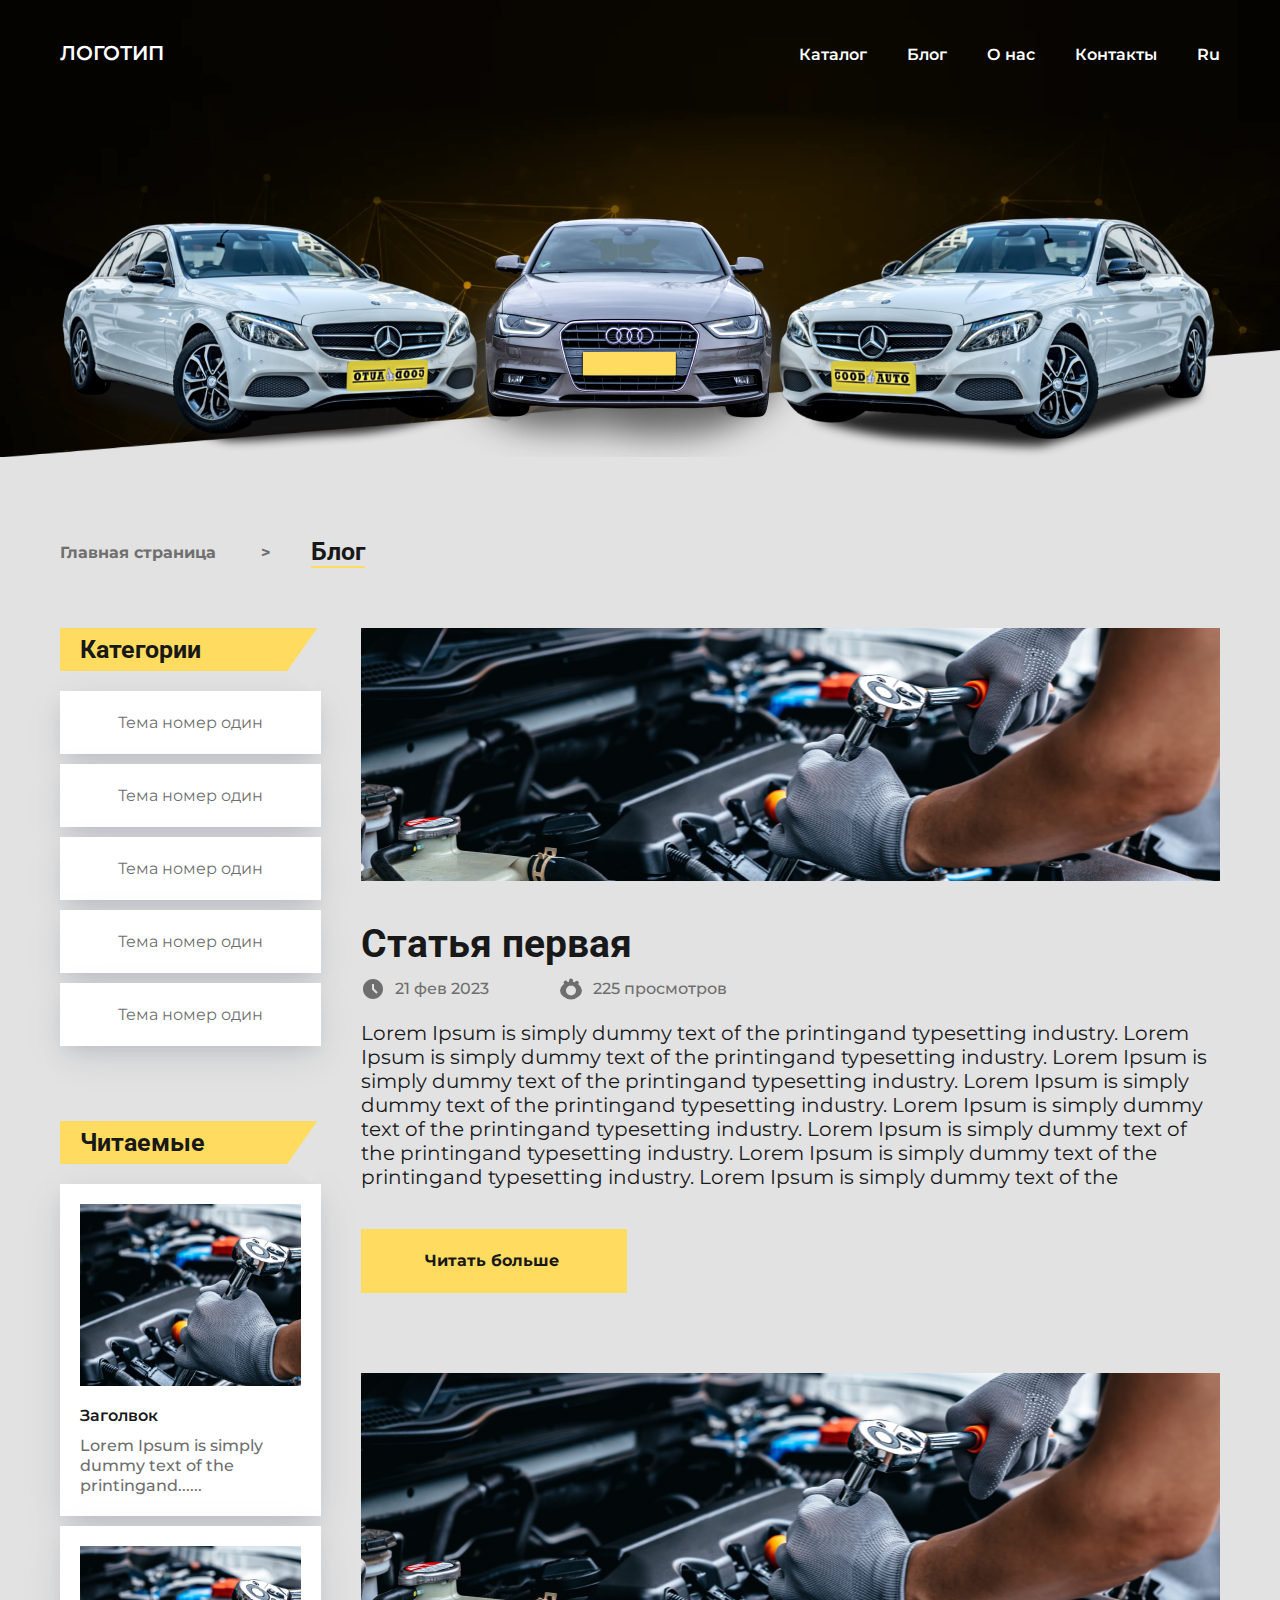
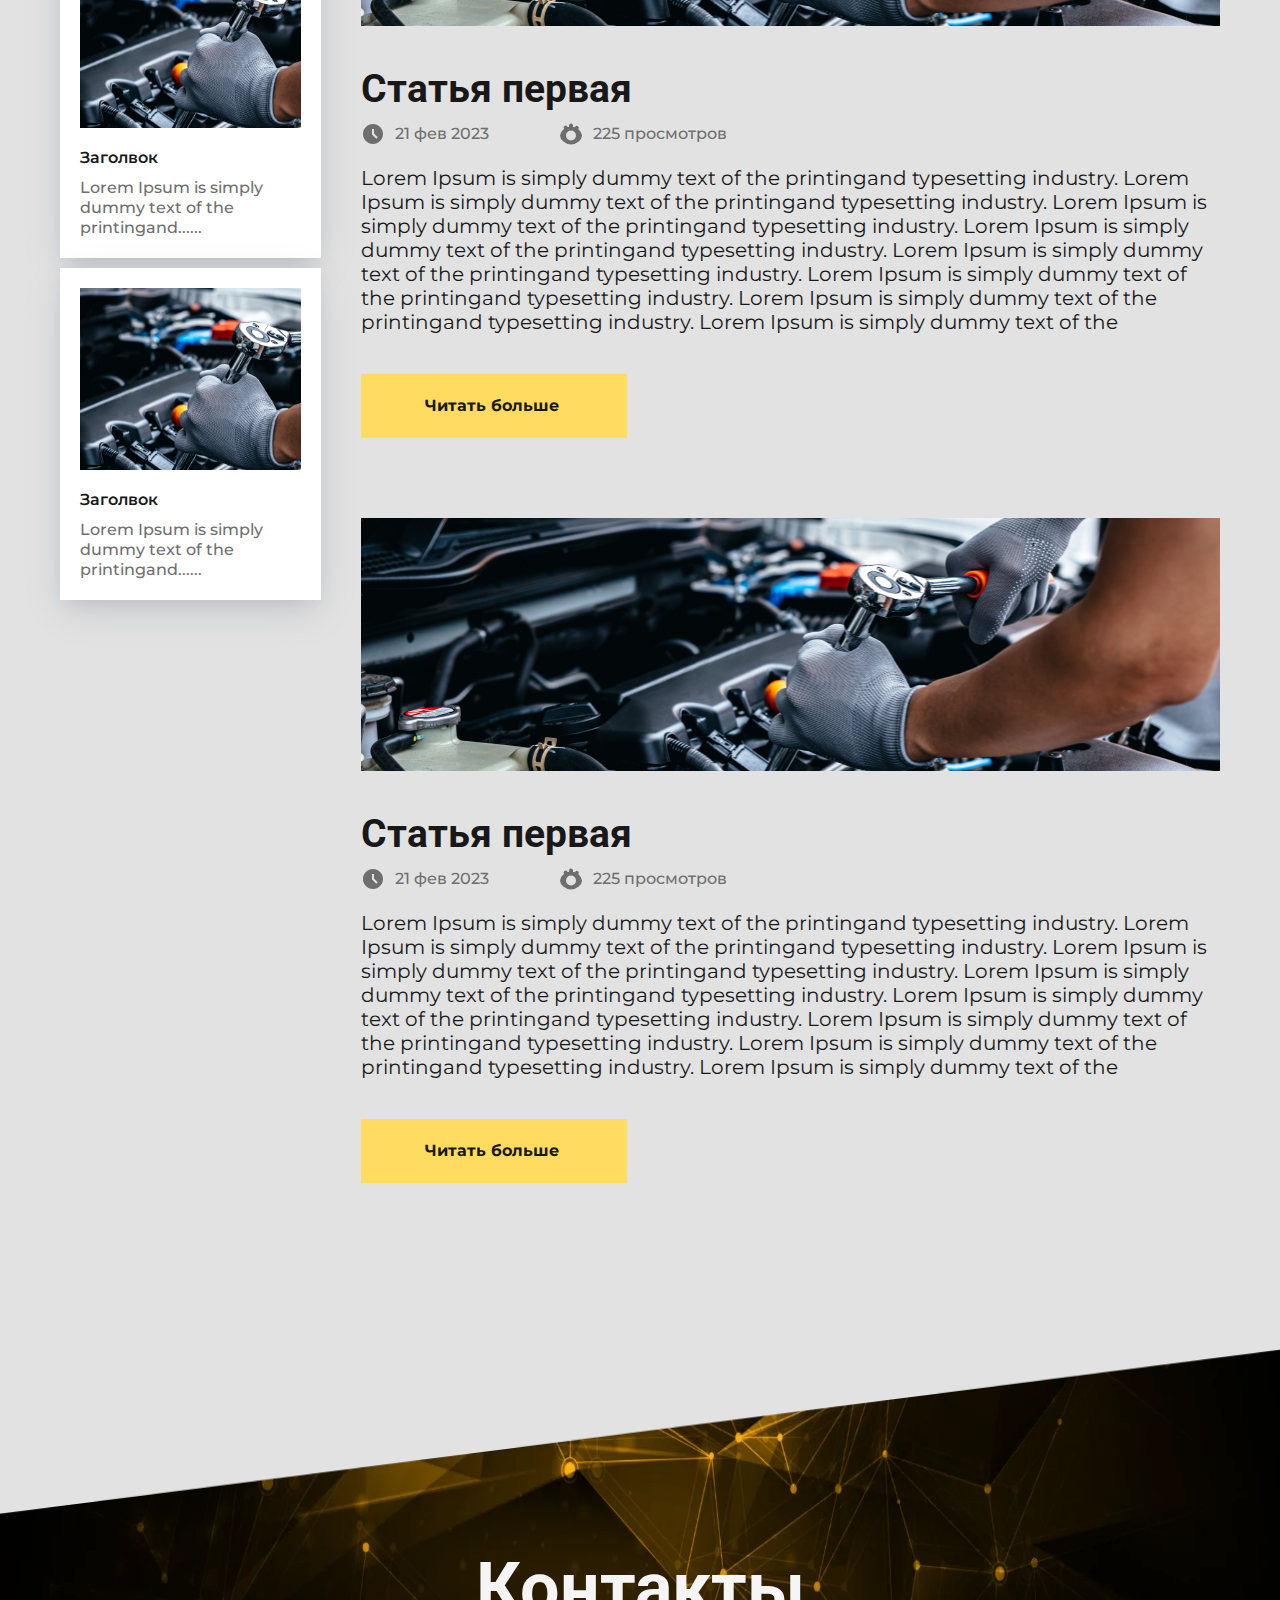
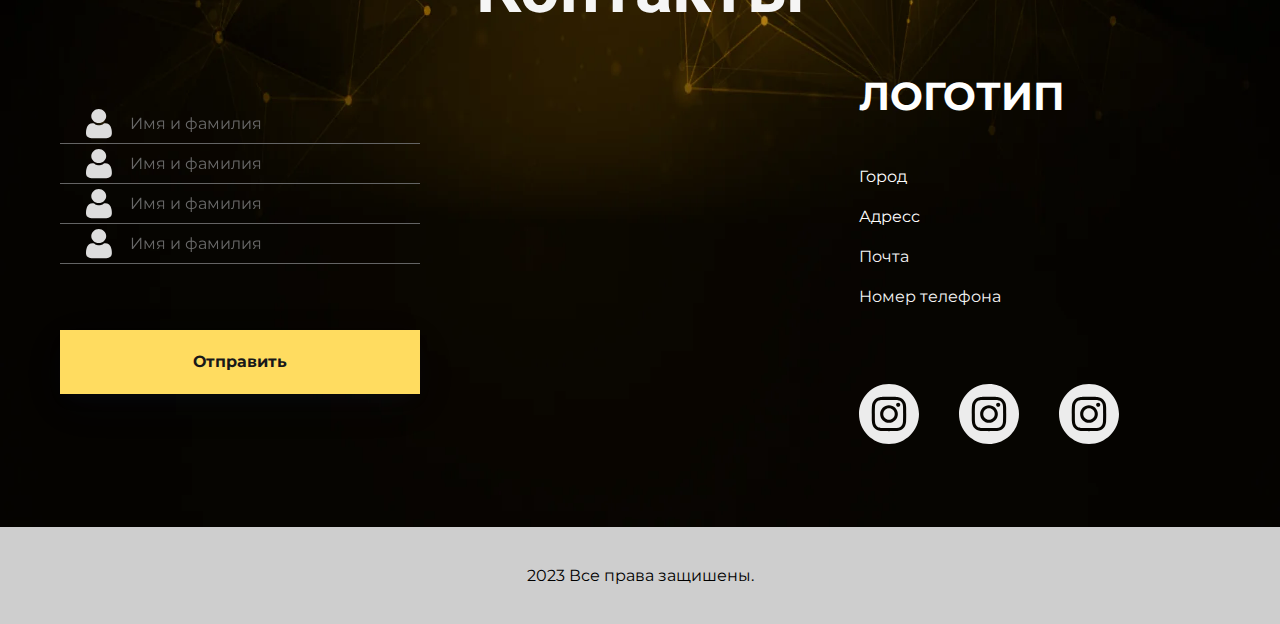
<file: blog.html>
<!DOCTYPE html>
<html lang="ru">
  <head>
    <meta charset="UTF-8" />
    <meta http-equiv="X-UA-Compatible" content="IE=edge" />
    <meta name="viewport" content="width=device-width, initial-scale=1.0" />

    <link rel="preconnect" href="https://fonts.googleapis.com" />
    <link rel="preconnect" href="https://fonts.gstatic.com" crossorigin />
    <link
      href="https://fonts.googleapis.com/css2?family=Goldman:wght@700&family=Montserrat:wght@400;500;600;700&family=Roboto:wght@700&display=swap"
      rel="stylesheet"
    />

    <link rel="stylesheet" type="text/css" href="./assets/css/reset.css" />
    <link rel="stylesheet" type="text/css" href="./assets/css/main.css" />
    <link rel="stylesheet" type="text/css" href="./assets/css/header.css" />
    <link
      rel="stylesheet"
      type="text/css"
      href="./assets/css/catalog/header.css"
    />
    <link rel="stylesheet" type="text/css" href="./assets/css/navigation.css" />
    <link rel="stylesheet" type="text/css" href="./assets/css/news/news.css" />
    <link rel="stylesheet" type="text/css" href="./assets/css/stats.css" />
    <link rel="stylesheet" type="text/css" href="./assets/css/footer.css" />
    <title>Good auto</title>
  </head>
  <body>
    <header class="header">
      <div class="wrapper">
        <div class="bar">
          <div class="logo">
            <!-- <img src="./assets/images/header/logo.png" alt="logo" /> -->
            <p class="logoText">Логотип</p>
          </div>
          <nav class="nav" id="nav">
            <ul class="navigationPages">
              <li class="page">
                <a class="" href="./catalog.html"> Каталог </a>
              </li>
              <li class="page">
                <a class="" href="./blog.html"> Блог </a>
              </li>
              <li class="page">
                <a class="" href="./aboutUs.html"> О нас </a>
              </li>
              <li class="page">
                <a class="" href="./contacts.html"> Контакты </a>
              </li>
              <li class="page"><a class="language" href="#">Ru</a></li>
            </ul>
          </nav>
          <div class="burgerContainer">
            <button class="burgerButton" onclick="toggleClass()">Open</button>
            <div>
              <span class="burgerBar"></span>
              <span class="burgerBar"></span>
              <span class="burgerBar"></span>
            </div>
          </div>
        </div>
        <img
          class="headerImg2"
          src="./assets/images/header/cars.png"
          alt="three cars"
        />
      </div>
    </header>
    <main class="main">
      <div class="wrapper">
        <div class="navigation">
          <div class="navigationBox">
            <a href="./index.html">Главная страница <span>&#x3e;</span></a>
            <h2 class="navigationTitle">Блог</h2>
          </div>
        </div>
        <section class="news">
          <div class="aside">
            <div class="category">
              <h3 class="categoryTitle">Категории</h3>
              <button class="castegoryBtn">Тема номер один</button>
              <button class="castegoryBtn">Тема номер один</button>
              <button class="castegoryBtn">Тема номер один</button>
              <button class="castegoryBtn">Тема номер один</button>
              <button class="castegoryBtn">Тема номер один</button>
            </div>
            <div class="category">
              <h3 class="categoryTitle">Читаемые</h3>
              <a class="readableWrapper" href="#">
                <img
                  class="readableImg"
                  src="./assets/images/news/newsImg.png"
                  alt="some news"
                />
                <h4 class="readableTitle">Заголвок</h4>
                <p class="readableText">
                  Lorem Ipsum is simply dummy text of the printingand......
                </p>
              </a>
              <a class="readableWrapper" href="#">
                <img
                  class="readableImg"
                  src="./assets/images/news/newsImg.png"
                  alt="some news"
                />
                <h4 class="readableTitle">Заголвок</h4>
                <p class="readableText">
                  Lorem Ipsum is simply dummy text of the printingand......
                </p>
              </a>
              <a class="readableWrapper" href="#">
                <img
                  class="readableImg"
                  src="./assets/images/news/newsImg.png"
                  alt="some news"
                />
                <h4 class="readableTitle">Заголвок</h4>
                <p class="readableText">
                  Lorem Ipsum is simply dummy text of the printingand......
                </p>
              </a>
            </div>
          </div>
          <div class="articles">
            <div class="article">
              <img
                class="articleImg"
                src="./assets/images/news/newsImg.png"
                alt="news image"
              />
              <h3 class="articleTitle">Статья первая</h3>
              <div class="stats">
                <div class="releaseData">
                  <img src="./assets/images/icons/time.svg" alt="watches" />
                  <p class="releaseDataText">21 фев 2023</p>
                </div>
                <div class="views">
                  <img src="./assets/images/icons/eye.svg" alt="eye" />
                  <p class="releaseViewsText">225 просмотров</p>
                </div>
              </div>
              <p class="articleText">
                Lorem Ipsum is simply dummy text of the printingand typesetting
                industry. Lorem Ipsum is simply dummy text of the printingand
                typesetting industry. Lorem Ipsum is simply dummy text of the
                printingand typesetting industry. Lorem Ipsum is simply dummy
                text of the printingand typesetting industry. Lorem Ipsum is
                simply dummy text of the printingand typesetting industry. Lorem
                Ipsum is simply dummy text of the printingand typesetting
                industry. Lorem Ipsum is simply dummy text of the printingand
                typesetting industry. Lorem Ipsum is simply dummy text of the
              </p>
              <a href="./article.html" class="articleBtn">Читать больше</a>
            </div>
            <div class="article">
              <img
                class="articleImg"
                src="./assets/images/news/newsImg.png"
                alt="news image"
              />
              <h3 class="articleTitle">Статья первая</h3>
              <div class="stats">
                <div class="releaseData">
                  <img src="./assets/images/icons/time.svg" alt="watches" />
                  <p class="releaseDataText">21 фев 2023</p>
                </div>
                <div class="views">
                  <img src="./assets/images/icons/eye.svg" alt="eye" />
                  <p class="releaseViewsText">225 просмотров</p>
                </div>
              </div>
              <p class="articleText">
                Lorem Ipsum is simply dummy text of the printingand typesetting
                industry. Lorem Ipsum is simply dummy text of the printingand
                typesetting industry. Lorem Ipsum is simply dummy text of the
                printingand typesetting industry. Lorem Ipsum is simply dummy
                text of the printingand typesetting industry. Lorem Ipsum is
                simply dummy text of the printingand typesetting industry. Lorem
                Ipsum is simply dummy text of the printingand typesetting
                industry. Lorem Ipsum is simply dummy text of the printingand
                typesetting industry. Lorem Ipsum is simply dummy text of the
              </p>
              <a href="./article.html" class="articleBtn">Читать больше</a>
            </div>
            <div class="article">
              <img
                class="articleImg"
                src="./assets/images/news/newsImg.png"
                alt="news image"
              />
              <h3 class="articleTitle">Статья первая</h3>
              <div class="stats">
                <div class="releaseData">
                  <img src="./assets/images/icons/time.svg" alt="watches" />
                  <p class="releaseDataText">21 фев 2023</p>
                </div>
                <div class="views">
                  <img src="./assets/images/icons/eye.svg" alt="eye" />
                  <p class="releaseViewsText">225 просмотров</p>
                </div>
              </div>
              <p class="articleText">
                Lorem Ipsum is simply dummy text of the printingand typesetting
                industry. Lorem Ipsum is simply dummy text of the printingand
                typesetting industry. Lorem Ipsum is simply dummy text of the
                printingand typesetting industry. Lorem Ipsum is simply dummy
                text of the printingand typesetting industry. Lorem Ipsum is
                simply dummy text of the printingand typesetting industry. Lorem
                Ipsum is simply dummy text of the printingand typesetting
                industry. Lorem Ipsum is simply dummy text of the printingand
                typesetting industry. Lorem Ipsum is simply dummy text of the
              </p>
              <a href="./article.html" class="articleBtn">Читать больше</a>
            </div>
          </div>
        </section>
      </div>
    </main>
    <footer class="footer">
      <section class="footerMain">
        <div class="wrapper footerWrapper">
          <h2 class="footerTitle">Контакты</h2>
          <div class="footerContainer">
            <form class="formFooter" action="">
              <input
                class="formFooterInput"
                type="text"
                placeholder="Имя и фамилия"
                required
                minlength="3"
              />
              <input
                class="formFooterInput"
                type="text"
                placeholder="Имя и фамилия"
                required
                minlength="3"
              />
              <input
                class="formFooterInput"
                type="text"
                placeholder="Имя и фамилия"
                required
                minlength="3"
              />
              <input
                class="formFooterInput"
                type="text"
                placeholder="Имя и фамилия"
                required
                minlength="3"
              />
              <button class="btn formFooterBtn" type="submit">Отправить</button>
            </form>
            <iframe
              class="footerMap"
              src="https://www.google.com/maps/embed?pb=!1m14!1m8!1m3!1d21743.857889778486!2d28.8456704!3d47.0601988!3m2!1i1024!2i768!4f13.1!3m3!1m2!1s0x40c97d17f4fe8a41%3A0x30ed6197f2f2d63!2sMETRO%20Moldova!5e0!3m2!1sru!2s!4v1680963543498!5m2!1sru!2s"
              style="border: 0"
              allowfullscreen=""
              loading="lazy"
              referrerpolicy="no-referrer-when-downgrade"
            ></iframe>
            <div class="footerInfo">
              <p class="footerLogo">Логотип</p>
              <div class="footerContacts">
                <p>Город</p>
                <p>Адресс</p>
                <a href="mailto:mailcompany@gmail.com">Почта</a>
                <a href="tel:+#">Номер телефона</a>
              </div>
              <div class="footerSocial">
                <a class="footerSocialLink" href="#">
                  <svg
                    class="footerSocialSvg"
                    width="60"
                    height="60"
                    viewBox="0 0 60 60"
                    fill="none"
                    xmlns="http://www.w3.org/2000/svg"
                  >
                    <path
                      d="M35.7422 30C35.7422 33.1714 33.1713 35.7422 30 35.7422C26.8287 35.7422 24.2578 33.1713 24.2578 30C24.2578 26.8287 26.8287 24.2578 30 24.2578C33.1713 24.2578 35.7422 26.8287 35.7422 30Z"
                      fill="#ECECEC"
                    />
                    <path
                      d="M43.4289 19.8399C43.1528 19.0916 42.7124 18.4148 42.1403 17.8591C41.5847 17.2868 40.9078 16.8465 40.1595 16.5705C39.5525 16.3348 38.6407 16.0541 36.9611 15.9777C35.1442 15.8949 34.5995 15.877 29.9999 15.877C25.3998 15.877 24.8552 15.8944 23.0388 15.9773C21.3592 16.0541 20.4468 16.3347 19.8404 16.5705C19.092 16.8464 18.4151 17.2867 17.8595 17.8591C17.2873 18.4148 16.8468 19.0916 16.5705 19.8399C16.3348 20.4469 16.0541 21.3592 15.9777 23.0387C15.8949 24.8552 15.877 25.3998 15.877 29.9999C15.877 34.5995 15.8949 35.1442 15.9777 36.9611C16.0541 38.6406 16.3348 39.5526 16.5705 40.1595C16.8467 40.9077 17.287 41.5846 17.8591 42.1403C18.4147 42.7125 19.0916 43.1529 19.8399 43.4289C20.4469 43.665 21.3592 43.9457 23.0388 44.0221C24.8552 44.105 25.3994 44.1224 29.9995 44.1224C34.6 44.1224 35.1447 44.105 36.9606 44.0221C38.6402 43.9457 39.5526 43.665 40.1595 43.4289C40.9025 43.1423 41.5772 42.7034 42.1403 42.1403C42.7034 41.5772 43.1423 40.9025 43.4289 40.1595C43.6646 39.5525 43.9452 38.6407 44.0221 36.9611C44.105 35.1442 44.1224 34.5995 44.1224 29.9999C44.1224 25.3998 44.105 24.8552 44.0221 23.0387C43.9457 21.3592 43.665 20.4468 43.4289 19.8399ZM29.9999 38.8453C25.1143 38.8453 21.1537 34.8851 21.1537 29.9995C21.1537 25.1138 25.1143 21.1537 29.9999 21.1537C34.8852 21.1537 38.8457 25.1138 38.8457 29.9995C38.8457 34.8851 34.8852 38.8453 29.9999 38.8453ZM39.1955 22.8712C38.0539 22.8712 37.1283 21.9455 37.1283 20.804C37.1283 19.6625 38.0539 18.7367 39.1955 18.7367C40.3371 18.7367 41.2627 19.6622 41.2627 20.8039C41.2622 21.9455 40.3371 22.8712 39.1955 22.8712Z"
                      fill="#ECECEC"
                    />
                    <path
                      d="M30 0C13.434 0 0 13.434 0 30C0 46.566 13.434 60 30 60C46.566 60 60 46.566 60 30C60 13.434 46.566 0 30 0ZM47.1226 37.1021C47.0394 38.936 46.7477 40.188 46.322 41.2839C45.8794 42.4282 45.2027 43.4675 44.3351 44.3351C43.4675 45.2027 42.4282 45.8794 41.2839 46.322C40.1884 46.7477 38.936 47.0388 37.1026 47.1226C35.2657 47.2064 34.6788 47.2266 30.0005 47.2266C25.3216 47.2266 24.7352 47.2064 22.8977 47.1226C21.0645 47.0388 19.8121 46.7477 18.7165 46.322C17.5669 45.8895 16.5255 45.2114 15.6652 44.3348C14.7889 43.4744 14.1109 42.4332 13.6785 41.2839C13.2527 40.1884 12.9612 38.936 12.8779 37.1026C12.7931 35.2651 12.7734 34.6784 12.7734 30C12.7734 25.3216 12.7931 24.7348 12.8774 22.8979C12.9606 21.064 13.2518 19.8121 13.6775 18.7161C14.1101 17.5666 14.7884 16.5254 15.665 15.6652C16.5253 14.7886 17.5666 14.1104 18.7161 13.678C19.8121 13.2523 21.064 12.9612 22.8979 12.8774C24.7348 12.7936 25.3216 12.7734 30 12.7734C34.6784 12.7734 35.2652 12.7936 37.1021 12.8777C38.936 12.9612 40.1879 13.2523 41.2839 13.6775C42.4335 14.1102 43.4749 14.7885 44.3354 15.665C45.2117 16.5254 45.8896 17.5667 46.322 18.7161C46.7482 19.8121 47.0393 21.064 47.1231 22.8979C47.2069 24.7348 47.2266 25.3216 47.2266 30C47.2266 34.6784 47.2069 35.2652 47.1226 37.1021Z"
                      fill="#ECECEC"
                    />
                  </svg>
                </a>
                <a class="footerSocialLink" href="#">
                  <svg
                    class="footerSocialSvg"
                    width="60"
                    height="60"
                    viewBox="0 0 60 60"
                    fill="none"
                    xmlns="http://www.w3.org/2000/svg"
                  >
                    <path
                      d="M35.7422 30C35.7422 33.1714 33.1713 35.7422 30 35.7422C26.8287 35.7422 24.2578 33.1713 24.2578 30C24.2578 26.8287 26.8287 24.2578 30 24.2578C33.1713 24.2578 35.7422 26.8287 35.7422 30Z"
                      fill="#ECECEC"
                    />
                    <path
                      d="M43.4289 19.8399C43.1528 19.0916 42.7124 18.4148 42.1403 17.8591C41.5847 17.2868 40.9078 16.8465 40.1595 16.5705C39.5525 16.3348 38.6407 16.0541 36.9611 15.9777C35.1442 15.8949 34.5995 15.877 29.9999 15.877C25.3998 15.877 24.8552 15.8944 23.0388 15.9773C21.3592 16.0541 20.4468 16.3347 19.8404 16.5705C19.092 16.8464 18.4151 17.2867 17.8595 17.8591C17.2873 18.4148 16.8468 19.0916 16.5705 19.8399C16.3348 20.4469 16.0541 21.3592 15.9777 23.0387C15.8949 24.8552 15.877 25.3998 15.877 29.9999C15.877 34.5995 15.8949 35.1442 15.9777 36.9611C16.0541 38.6406 16.3348 39.5526 16.5705 40.1595C16.8467 40.9077 17.287 41.5846 17.8591 42.1403C18.4147 42.7125 19.0916 43.1529 19.8399 43.4289C20.4469 43.665 21.3592 43.9457 23.0388 44.0221C24.8552 44.105 25.3994 44.1224 29.9995 44.1224C34.6 44.1224 35.1447 44.105 36.9606 44.0221C38.6402 43.9457 39.5526 43.665 40.1595 43.4289C40.9025 43.1423 41.5772 42.7034 42.1403 42.1403C42.7034 41.5772 43.1423 40.9025 43.4289 40.1595C43.6646 39.5525 43.9452 38.6407 44.0221 36.9611C44.105 35.1442 44.1224 34.5995 44.1224 29.9999C44.1224 25.3998 44.105 24.8552 44.0221 23.0387C43.9457 21.3592 43.665 20.4468 43.4289 19.8399ZM29.9999 38.8453C25.1143 38.8453 21.1537 34.8851 21.1537 29.9995C21.1537 25.1138 25.1143 21.1537 29.9999 21.1537C34.8852 21.1537 38.8457 25.1138 38.8457 29.9995C38.8457 34.8851 34.8852 38.8453 29.9999 38.8453ZM39.1955 22.8712C38.0539 22.8712 37.1283 21.9455 37.1283 20.804C37.1283 19.6625 38.0539 18.7367 39.1955 18.7367C40.3371 18.7367 41.2627 19.6622 41.2627 20.8039C41.2622 21.9455 40.3371 22.8712 39.1955 22.8712Z"
                      fill="#ECECEC"
                    />
                    <path
                      d="M30 0C13.434 0 0 13.434 0 30C0 46.566 13.434 60 30 60C46.566 60 60 46.566 60 30C60 13.434 46.566 0 30 0ZM47.1226 37.1021C47.0394 38.936 46.7477 40.188 46.322 41.2839C45.8794 42.4282 45.2027 43.4675 44.3351 44.3351C43.4675 45.2027 42.4282 45.8794 41.2839 46.322C40.1884 46.7477 38.936 47.0388 37.1026 47.1226C35.2657 47.2064 34.6788 47.2266 30.0005 47.2266C25.3216 47.2266 24.7352 47.2064 22.8977 47.1226C21.0645 47.0388 19.8121 46.7477 18.7165 46.322C17.5669 45.8895 16.5255 45.2114 15.6652 44.3348C14.7889 43.4744 14.1109 42.4332 13.6785 41.2839C13.2527 40.1884 12.9612 38.936 12.8779 37.1026C12.7931 35.2651 12.7734 34.6784 12.7734 30C12.7734 25.3216 12.7931 24.7348 12.8774 22.8979C12.9606 21.064 13.2518 19.8121 13.6775 18.7161C14.1101 17.5666 14.7884 16.5254 15.665 15.6652C16.5253 14.7886 17.5666 14.1104 18.7161 13.678C19.8121 13.2523 21.064 12.9612 22.8979 12.8774C24.7348 12.7936 25.3216 12.7734 30 12.7734C34.6784 12.7734 35.2652 12.7936 37.1021 12.8777C38.936 12.9612 40.1879 13.2523 41.2839 13.6775C42.4335 14.1102 43.4749 14.7885 44.3354 15.665C45.2117 16.5254 45.8896 17.5667 46.322 18.7161C46.7482 19.8121 47.0393 21.064 47.1231 22.8979C47.2069 24.7348 47.2266 25.3216 47.2266 30C47.2266 34.6784 47.2069 35.2652 47.1226 37.1021Z"
                      fill="#ECECEC"
                    />
                  </svg>
                </a>
                <a class="footerSocialLink" href="#">
                  <svg
                    class="footerSocialSvg"
                    width="60"
                    height="60"
                    viewBox="0 0 60 60"
                    fill="none"
                    xmlns="http://www.w3.org/2000/svg"
                  >
                    <path
                      d="M35.7422 30C35.7422 33.1714 33.1713 35.7422 30 35.7422C26.8287 35.7422 24.2578 33.1713 24.2578 30C24.2578 26.8287 26.8287 24.2578 30 24.2578C33.1713 24.2578 35.7422 26.8287 35.7422 30Z"
                      fill="#ECECEC"
                    />
                    <path
                      d="M43.4289 19.8399C43.1528 19.0916 42.7124 18.4148 42.1403 17.8591C41.5847 17.2868 40.9078 16.8465 40.1595 16.5705C39.5525 16.3348 38.6407 16.0541 36.9611 15.9777C35.1442 15.8949 34.5995 15.877 29.9999 15.877C25.3998 15.877 24.8552 15.8944 23.0388 15.9773C21.3592 16.0541 20.4468 16.3347 19.8404 16.5705C19.092 16.8464 18.4151 17.2867 17.8595 17.8591C17.2873 18.4148 16.8468 19.0916 16.5705 19.8399C16.3348 20.4469 16.0541 21.3592 15.9777 23.0387C15.8949 24.8552 15.877 25.3998 15.877 29.9999C15.877 34.5995 15.8949 35.1442 15.9777 36.9611C16.0541 38.6406 16.3348 39.5526 16.5705 40.1595C16.8467 40.9077 17.287 41.5846 17.8591 42.1403C18.4147 42.7125 19.0916 43.1529 19.8399 43.4289C20.4469 43.665 21.3592 43.9457 23.0388 44.0221C24.8552 44.105 25.3994 44.1224 29.9995 44.1224C34.6 44.1224 35.1447 44.105 36.9606 44.0221C38.6402 43.9457 39.5526 43.665 40.1595 43.4289C40.9025 43.1423 41.5772 42.7034 42.1403 42.1403C42.7034 41.5772 43.1423 40.9025 43.4289 40.1595C43.6646 39.5525 43.9452 38.6407 44.0221 36.9611C44.105 35.1442 44.1224 34.5995 44.1224 29.9999C44.1224 25.3998 44.105 24.8552 44.0221 23.0387C43.9457 21.3592 43.665 20.4468 43.4289 19.8399ZM29.9999 38.8453C25.1143 38.8453 21.1537 34.8851 21.1537 29.9995C21.1537 25.1138 25.1143 21.1537 29.9999 21.1537C34.8852 21.1537 38.8457 25.1138 38.8457 29.9995C38.8457 34.8851 34.8852 38.8453 29.9999 38.8453ZM39.1955 22.8712C38.0539 22.8712 37.1283 21.9455 37.1283 20.804C37.1283 19.6625 38.0539 18.7367 39.1955 18.7367C40.3371 18.7367 41.2627 19.6622 41.2627 20.8039C41.2622 21.9455 40.3371 22.8712 39.1955 22.8712Z"
                      fill="#ECECEC"
                    />
                    <path
                      d="M30 0C13.434 0 0 13.434 0 30C0 46.566 13.434 60 30 60C46.566 60 60 46.566 60 30C60 13.434 46.566 0 30 0ZM47.1226 37.1021C47.0394 38.936 46.7477 40.188 46.322 41.2839C45.8794 42.4282 45.2027 43.4675 44.3351 44.3351C43.4675 45.2027 42.4282 45.8794 41.2839 46.322C40.1884 46.7477 38.936 47.0388 37.1026 47.1226C35.2657 47.2064 34.6788 47.2266 30.0005 47.2266C25.3216 47.2266 24.7352 47.2064 22.8977 47.1226C21.0645 47.0388 19.8121 46.7477 18.7165 46.322C17.5669 45.8895 16.5255 45.2114 15.6652 44.3348C14.7889 43.4744 14.1109 42.4332 13.6785 41.2839C13.2527 40.1884 12.9612 38.936 12.8779 37.1026C12.7931 35.2651 12.7734 34.6784 12.7734 30C12.7734 25.3216 12.7931 24.7348 12.8774 22.8979C12.9606 21.064 13.2518 19.8121 13.6775 18.7161C14.1101 17.5666 14.7884 16.5254 15.665 15.6652C16.5253 14.7886 17.5666 14.1104 18.7161 13.678C19.8121 13.2523 21.064 12.9612 22.8979 12.8774C24.7348 12.7936 25.3216 12.7734 30 12.7734C34.6784 12.7734 35.2652 12.7936 37.1021 12.8777C38.936 12.9612 40.1879 13.2523 41.2839 13.6775C42.4335 14.1102 43.4749 14.7885 44.3354 15.665C45.2117 16.5254 45.8896 17.5667 46.322 18.7161C46.7482 19.8121 47.0393 21.064 47.1231 22.8979C47.2069 24.7348 47.2266 25.3216 47.2266 30C47.2266 34.6784 47.2069 35.2652 47.1226 37.1021Z"
                      fill="#ECECEC"
                    />
                  </svg>
                </a>
              </div>
            </div>
          </div>
        </div>
      </section>
      <section class="footerCopyright">
        <div class="wrapper">2023 Все права защишены.</div>
      </section>
    </footer>
    <script src="./assets/js/toggleMenu.js"></script>
    <script src="./assets/js/catalogPage.js"></script>
  </body>
</html>
</file>
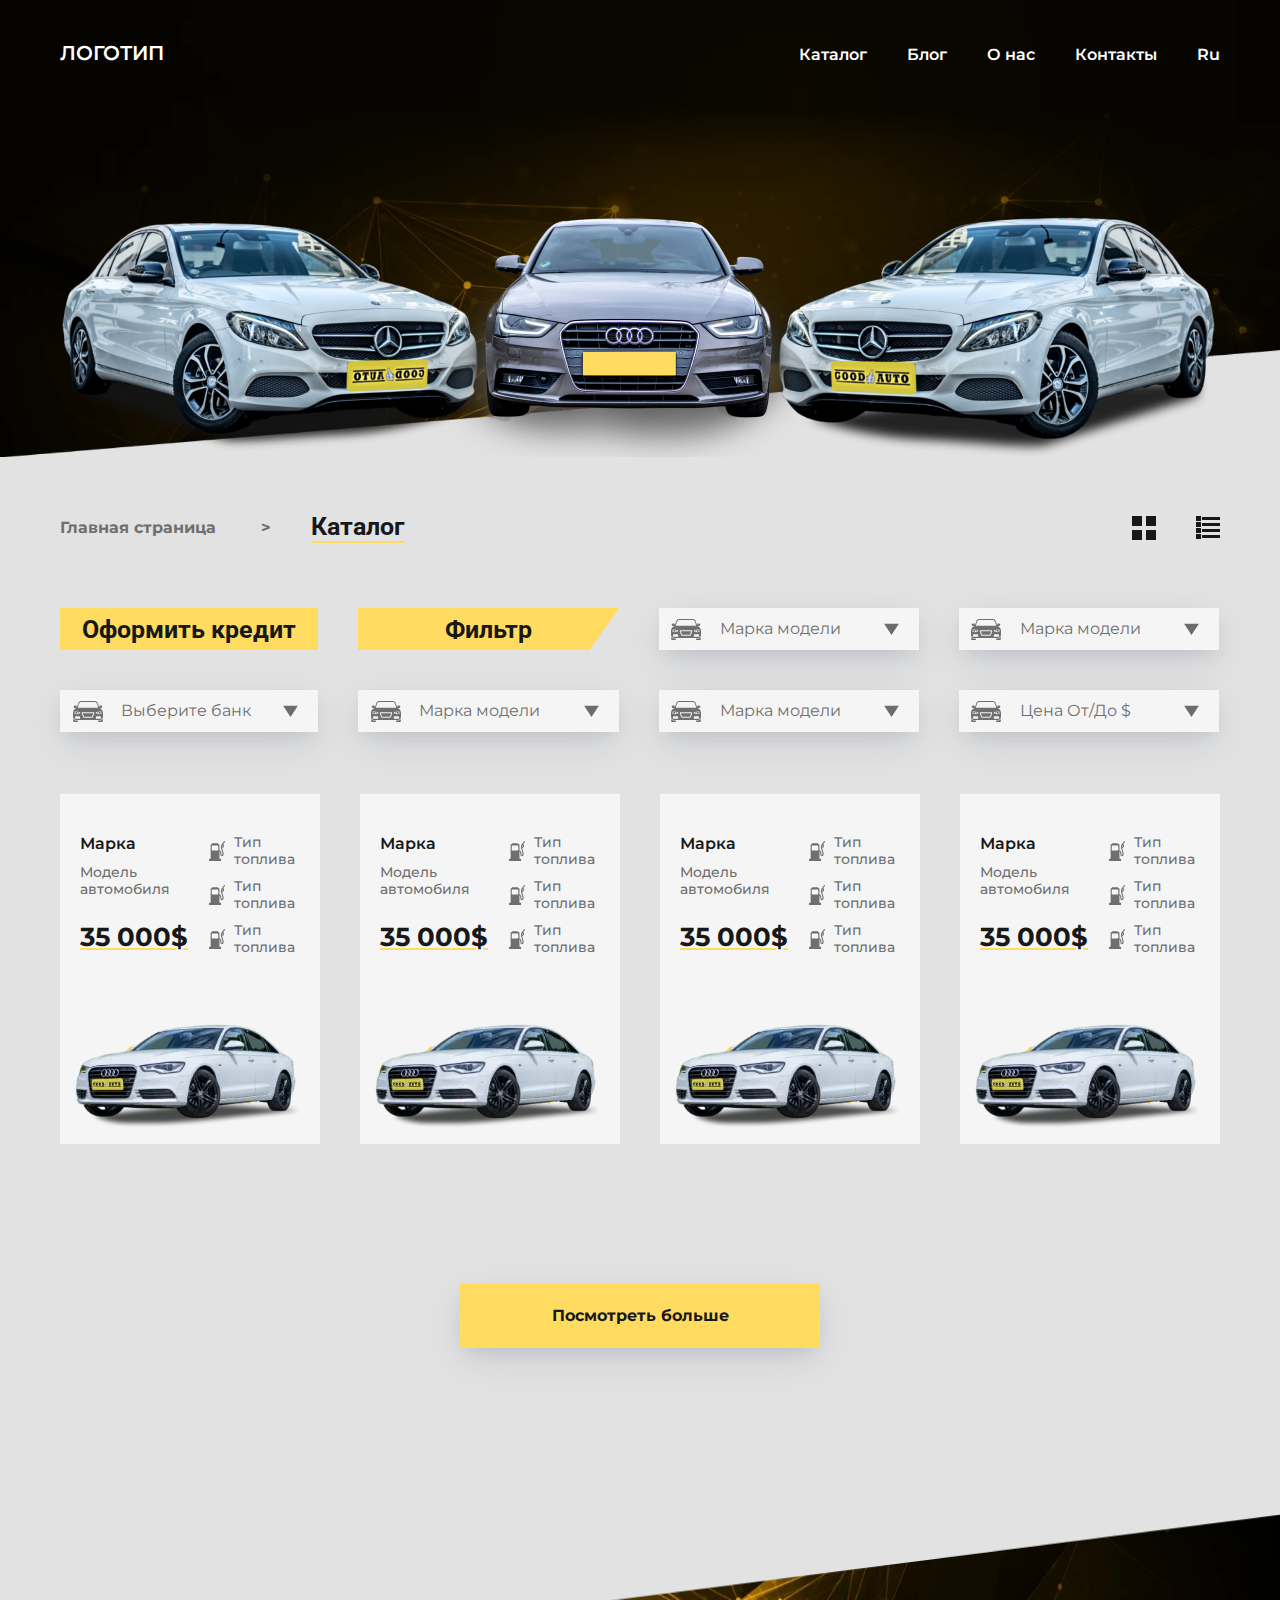
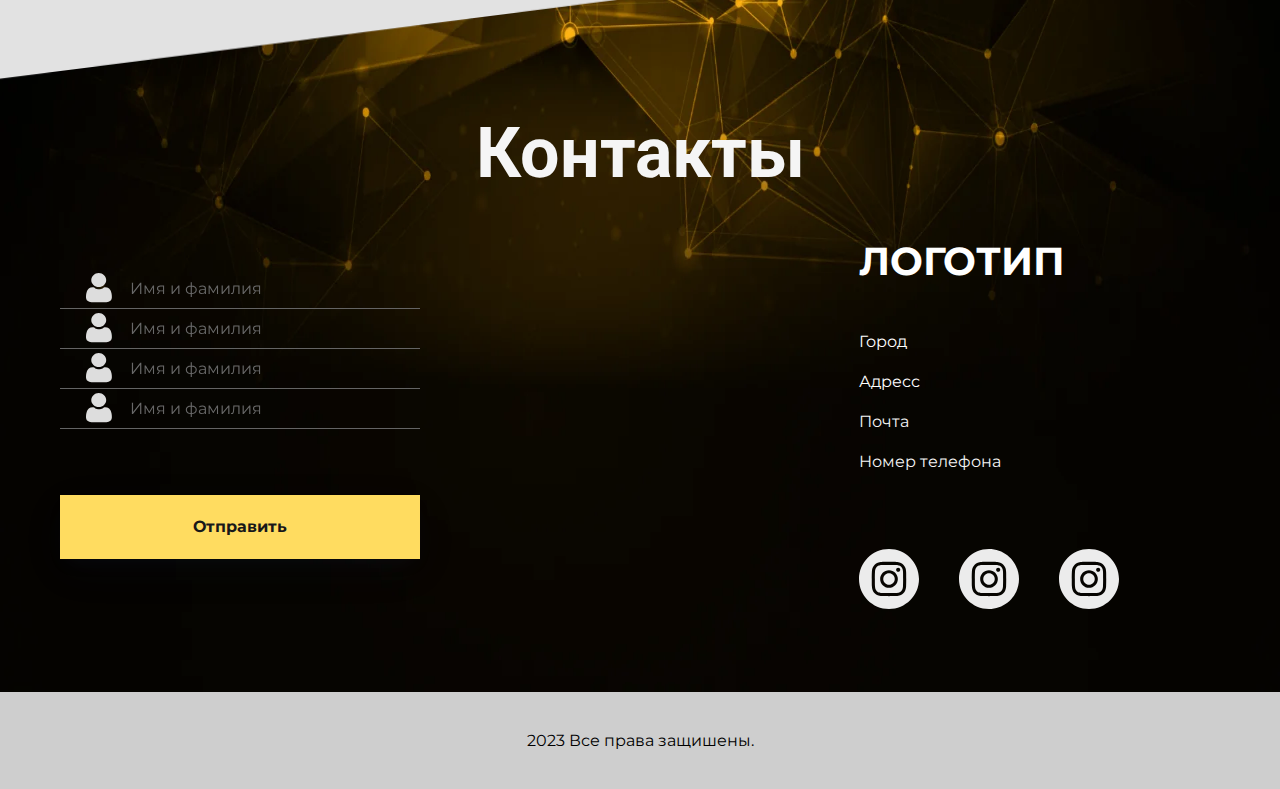
<file: catalog.html>
<!DOCTYPE html>
<html lang="ru">
  <head>
    <meta charset="UTF-8" />
    <meta http-equiv="X-UA-Compatible" content="IE=edge" />
    <meta name="viewport" content="width=device-width, initial-scale=1.0" />

    <link rel="preconnect" href="https://fonts.googleapis.com" />
    <link rel="preconnect" href="https://fonts.gstatic.com" crossorigin />
    <link
      href="https://fonts.googleapis.com/css2?family=Goldman:wght@700&family=Montserrat:wght@400;500;600;700&family=Roboto:wght@700&display=swap"
      rel="stylesheet"
    />

    <link rel="stylesheet" type="text/css" href="./assets/css/reset.css" />
    <link rel="stylesheet" type="text/css" href="./assets/css/main.css" />
    <link rel="stylesheet" type="text/css" href="./assets/css/header.css" />
    <link
      rel="stylesheet"
      type="text/css"
      href="./assets/css/catalog/header.css"
    />
    <link rel="stylesheet" type="text/css" href="./assets/css/navigation.css" />
    <link
      rel="stylesheet"
      type="text/css"
      href="./assets/css/catalog/filter.css"
    />
    <link
      rel="stylesheet"
      type="text/css"
      href="./assets/css/catalog/catalog.css"
    />
    <link rel="stylesheet" type="text/css" href="./assets/css/footer.css" />
    <title>Good auto</title>
  </head>
  <body>
    <header class="header">
      <div class="wrapper">
        <div class="bar">
          <div class="logo">
            <!-- <img src="./assets/images/header/logo.png" alt="logo" /> -->
            <p class="logoText">Логотип</p>
          </div>
          <nav class="nav" id="nav">
            <ul class="navigationPages">
              <li class="page">
                <a class="" href="./catalog.html"> Каталог </a>
              </li>
              <li class="page">
                <a class="" href="./blog.html"> Блог </a>
              </li>
              <li class="page">
                <a class="" href="./aboutUs.html"> О нас </a>
              </li>
              <li class="page">
                <a class="" href="./contacts.html"> Контакты </a>
              </li>
              <li class="page"><a class="language" href="#">Ru</a></li>
            </ul>
          </nav>
          <div class="burgerContainer">
            <button class="burgerButton" onclick="toggleClass()">Open</button>
            <div>
              <span class="burgerBar"></span>
              <span class="burgerBar"></span>
              <span class="burgerBar"></span>
            </div>
          </div>
        </div>
        <img
          class="headerImg2"
          src="./assets/images/header/cars.png"
          alt="three cars"
        />
      </div>
    </header>
    <main class="main">
      <div class="wrapper">
        <div class="navigation">
          <div class="navigationBox">
            <a href="./index.html">Главная страница <span>&#x3e;</span></a>
            <h2 class="navigationTitle">Каталог</h2>
          </div>
          <div class="btns">
            <button onclick="defaultCards()">
              <img
                src="./assets/images/catalog/defaultCards.png"
                alt="маленькие карточки"
              />
            </button>
            <button onclick="largeCards()">
              <img
                src="./assets/images/catalog/listCards.png"
                alt="большие карточки"
              />
            </button>
          </div>
        </div>
        <section class="filter">
          <div class="creditBlock">
            <h3 class="creditTitle">Оформить кредит</h3>
            <div class="creditWrapper selectWrapper">
              <select
                class="formSelect formSelected"
                name="credit"
                id="credit-select"
                onclick="filterApperance()"
              >
                <option value="" selected disabled>Выберите банк</option>
                <option value="maib">maib</option>
                <option value="victoria">victoria</option>
              </select>
            </div>
          </div>
          <div class="filterBlock">
            <h3 class="filterTitle">Фильтр</h3>
            <div class="selectWrapper">
              <select
                class="formSelect formSelected"
                name="brand"
                id="brand-select"
              >
                <option value="" selected disabled>Марка модели</option>
                <option value="mercedez">Мерседез</option>
                <option value="bmw">БМВ</option>
                <option value="toyota">Тойота</option>
                <option value="skoda">Шкода</option>
              </select>
            </div>
            <div class="selectWrapper">
              <select
                class="formSelect formSelected"
                name="brand"
                id="brand-select"
              >
                <option value="" selected disabled>Марка модели</option>
                <option value="mercedez">Мерседез</option>
                <option value="bmw">БМВ</option>
                <option value="toyota">Тойота</option>
                <option value="skoda">Шкода</option>
              </select>
            </div>
            <div class="selectWrapper">
              <select
                class="formSelect formSelected"
                name="brand"
                id="brand-select"
              >
                <option value="" selected disabled>Марка модели</option>
                <option value="mercedez">Мерседез</option>
                <option value="bmw">БМВ</option>
                <option value="toyota">Тойота</option>
                <option value="skoda">Шкода</option>
              </select>
            </div>
            <div class="selectWrapper">
              <select
                class="formSelect formSelected"
                name="brand"
                id="brand-select"
              >
                <option value="" selected disabled>Марка модели</option>
                <option value="mercedez">Мерседез</option>
                <option value="bmw">БМВ</option>
                <option value="toyota">Тойота</option>
                <option value="skoda">Шкода</option>
              </select>
            </div>
            <div class="selectWrapper">
              <select
                class="formSelect formSelected"
                name="brand"
                id="brand-select"
              >
                <option value="" selected disabled>Цена От/До $</option>
                <option value="min1000-5000">от 1000$ до 5000$</option>
                <option value="min5000-10000">от 5000$ до 10000$</option>
                <option value="min10000-30000">от 10000$ до 30000$</option>
                <option value="min30000-100000">от 30000$ до 100000$</option>
              </select>
            </div>
          </div>
        </section>
        <section class="catalog">
          <div class="catalogWrapper">
            <form action="get" class="creditForm">
              <div class="contentBlock">
                <div class="catalogBlock">
                  <div class="creditLabel">
                    <div class="creditRangeText">Cумма,€</div>
                    <output
                      class="creditRangePrice"
                      id="rangevalue"
                      oninput="range.value=value"
                    >
                      5000
                    </output>
                  </div>
                  <input
                    class="creditPriceInput"
                    type="range"
                    min="2500"
                    max="10000"
                    oninput="rangevalue.value=value"
                  />
                  <div class="creditLabel">
                    <div class="creditRangeText">2500</div>
                    <div class="creditRangeText">10000</div>
                  </div>
                </div>
                <div class="catalogBlock">
                  <div class="creditLabel">
                    <div class="creditRangeText">Срок, мес.</div>
                    <output class="creditRangePrice" id="timeRangeValue"
                      >27</output
                    >
                  </div>
                  <input
                    type="range"
                    min="6"
                    max="48"
                    oninput="timeRangeValue.value=value"
                  />
                  <div class="creditLabel">
                    <div class="creditRangeText">6</div>
                    <div class="creditRangeText">48</div>
                  </div>
                </div>
                <div class="catalogBlock">
                  <div class="creditRangeText">К оплате ежемесячно</div>
                  <div class="catalogSecondBlock">
                    <b class="creditRangeText">200€</b>
                    <div class="creditRangeText">от/до</div>
                    <b class="creditRangeText">210€</b>
                  </div>
                </div>
                <div class="catalogBlock">
                  <div class="personalData">
                    <input class="creditInput" type="text" placeholder="Имя" />
                    <input
                      class="creditInput"
                      type="text"
                      placeholder="Фамилия"
                    />
                    <input
                      class="creditInput"
                      type="number"
                      placeholder="Номер телефона"
                    />
                    <input
                      class="creditInput"
                      type="text"
                      placeholder="Почта"
                    />

                    <div class="checkboxBlock">
                      <input
                        class="creditCheckbox"
                        type="checkbox"
                        id="agreement"
                        name="agreement"
                      />
                      <label class="checkboxLabel" for="agreement"
                        >Согласен с условиями</label
                      >
                    </div>
                  </div>
                </div>
              </div>
              <button class="creditBtn" type="">Оформить</button>
            </form>
            <ul class="catalogList">
              <li class="catalogCard">
                <div class="catalogContainer">
                  <div class="catalogInfo">
                    <div class="catalogILeft">
                      <div class="catalogILeftContainer">
                        <h3 class="catalogITitle">Марка</h3>
                        <p class="catalogIText">
                          Модель <br class="catalogITextBR" />
                          автомобиля
                        </p>
                      </div>
                      <span class="catalogIPrice">35 000$</span>
                    </div>
                    <div class="catalogIRight">
                      <div class="catalogILine">
                        <img
                          class="catalogILineImg"
                          src="./assets/images/icons/gasStation-min.svg"
                          alt="бензоколонка"
                        />
                        <p class="catalogIText">Тип топлива</p>
                      </div>
                      <div class="catalogILine">
                        <img
                          class="catalogILineImg"
                          src="./assets/images/icons/gasStation-min.svg"
                          alt="бензоколонка"
                        />
                        <p class="catalogIText">Тип топлива</p>
                      </div>
                      <div class="catalogILine">
                        <img
                          class="catalogILineImg"
                          src="./assets/images/icons/gasStation-min.svg"
                          alt="бензоколонка"
                        />
                        <p class="catalogIText">Тип топлива</p>
                      </div>
                    </div>
                  </div>
                  <div class="catalogControls">
                    <button class="catalogControl">
                      <svg
                        class="catalogControlSvg"
                        width="20"
                        height="20"
                        viewBox="0 0 20 20"
                        fill="none"
                        xmlns="http://www.w3.org/2000/svg"
                      >
                        <path
                          d="M19.9793 5.68483L18.0414 13.4379C17.9671 13.7366 17.7949 14.0018 17.5523 14.1912C17.3096 14.3806 17.0106 14.4832 16.7028 14.4828H4.75173C4.41364 14.4828 4.08731 14.3587 3.83478 14.1338C3.58225 13.909 3.42114 13.5993 3.38207 13.2634L1.98552 2.06897H1.03448C0.760122 2.06897 0.496997 1.95998 0.302993 1.76597C0.10899 1.57197 0 1.30884 0 1.03448C0 0.760121 0.10899 0.496996 0.302993 0.302993C0.496997 0.10899 0.760122 0 1.03448 0H2.88759C3.13757 1.05419e-05 3.3791 0.0905416 3.56749 0.254851C3.75589 0.419161 3.87842 0.646133 3.91242 0.893793L4.45173 4.82759H19.3104C19.4152 4.82759 19.5186 4.85149 19.6129 4.89747C19.7071 4.94346 19.7895 5.01031 19.854 5.09296C19.9185 5.1756 19.9633 5.27186 19.9851 5.37442C20.0068 5.47698 20.0048 5.58314 19.9793 5.68483ZM4.13793 17.931C4.13793 19.0717 5.06621 20 6.2069 20C7.34759 20 8.27587 19.0717 8.27587 17.931C8.27587 16.7903 7.34759 15.8621 6.2069 15.8621C5.06621 15.8621 4.13793 16.7903 4.13793 17.931ZM16.5517 17.931C16.5517 16.7903 15.6235 15.8621 14.4828 15.8621C13.3421 15.8621 12.4138 16.7903 12.4138 17.931C12.4138 19.0717 13.3421 20 14.4828 20C15.6235 20 16.5517 19.0717 16.5517 17.931Z"
                          fill="#181819"
                        />
                      </svg>
                      <span class="catalogControlText">Оформить</span>
                    </button>
                    <button class="catalogControl searchControl">
                      <svg
                        width="20"
                        height="20"
                        viewBox="0 0 20 20"
                        fill="none"
                        xmlns="http://www.w3.org/2000/svg"
                      >
                        <path
                          d="M19.5264 17.2037L14.9282 12.5423C15.7368 11.2395 16.1649 9.73118 16.1629 8.19198C16.1629 3.66741 12.5446 0 8.08129 0C3.61803 0 0 3.66741 0 8.19198C0 12.7167 3.61786 16.3838 8.08129 16.3838C9.73211 16.3859 11.3436 15.8732 12.6971 14.9151L17.2405 19.5211C17.3905 19.6732 17.5687 19.7939 17.7649 19.8761C17.961 19.9582 18.1712 20.0004 18.3834 20C18.5957 20.0004 18.806 19.9583 19.0022 19.8761C19.1985 19.7939 19.3767 19.6733 19.5269 19.5211C19.8299 19.2137 20 18.7969 20 18.3623C19.9999 17.9277 19.8295 17.511 19.5264 17.2037ZM8.08129 13.7297C5.06453 13.7297 2.61872 11.2506 2.61872 8.19232C2.61872 5.13407 5.06453 2.65476 8.08129 2.65476C11.0982 2.65476 13.5439 5.13407 13.5439 8.19232C13.5439 11.2506 11.0982 13.7297 8.08129 13.7297Z"
                          fill="#181819"
                        />
                      </svg>
                    </button>
                    <button class="catalogControl favoriteControl">
                      <svg
                        class="catalogControlSvg"
                        width="20"
                        height="20"
                        viewBox="0 0 20 20"
                        fill="none"
                        xmlns="http://www.w3.org/2000/svg"
                      >
                        <path
                          d="M18.4134 1.95725C17.3781 0.695124 15.9575 0 14.413 0C13.2585 0 12.2013 0.41026 11.2704 1.21928C10.8008 1.6276 10.3752 2.12726 10 2.71033C9.62492 2.12739 9.19922 1.6276 8.72941 1.21928C7.79875 0.41026 6.74148 0 5.58699 0C4.0425 0 2.62176 0.695124 1.58645 1.95725C0.563516 3.20463 0 4.90876 0 6.7559C0 8.65704 0.630351 10.3974 1.98363 12.2329C3.19426 13.8747 4.93422 15.5415 6.94914 17.4714C7.63719 18.1306 8.41707 18.8776 9.22684 19.6734C9.4408 19.8841 9.71557 20.0001 10 20C10.2846 20 10.5592 19.884 10.7729 19.6738C11.5826 18.8778 12.363 18.1304 13.0513 17.4709C15.0659 15.5412 16.8059 13.8747 18.0165 12.2327C19.3698 10.3974 20 8.65708 20 6.75572C20 4.90876 19.4365 3.20463 18.4134 1.95725Z"
                          fill="#181819"
                        />
                      </svg>
                      <span class="catalogControlText">В избранное</span>
                    </button>
                  </div>
                </div>
                <img
                  class="catalogImg"
                  src="./assets/images/catalog/Автомобиль.webp"
                  alt="машина ауди"
                />
              </li>
              <li class="catalogCard">
                <div class="catalogContainer">
                  <div class="catalogInfo">
                    <div class="catalogILeft">
                      <div class="catalogILeftContainer">
                        <h3 class="catalogITitle">Марка</h3>
                        <p class="catalogIText">
                          Модель <br class="catalogITextBR" />
                          автомобиля
                        </p>
                      </div>
                      <span class="catalogIPrice">35 000$</span>
                    </div>
                    <div class="catalogIRight">
                      <div class="catalogILine">
                        <img
                          class="catalogILineImg"
                          src="./assets/images/icons/gasStation-min.svg"
                          alt="бензоколонка"
                        />
                        <p class="catalogIText">Тип топлива</p>
                      </div>
                      <div class="catalogILine">
                        <img
                          class="catalogILineImg"
                          src="./assets/images/icons/gasStation-min.svg"
                          alt="бензоколонка"
                        />
                        <p class="catalogIText">Тип топлива</p>
                      </div>
                      <div class="catalogILine">
                        <img
                          class="catalogILineImg"
                          src="./assets/images/icons/gasStation-min.svg"
                          alt="бензоколонка"
                        />
                        <p class="catalogIText">Тип топлива</p>
                      </div>
                    </div>
                  </div>
                  <div class="catalogControls">
                    <button class="catalogControl">
                      <svg
                        class="catalogControlSvg"
                        width="20"
                        height="20"
                        viewBox="0 0 20 20"
                        fill="none"
                        xmlns="http://www.w3.org/2000/svg"
                      >
                        <path
                          d="M19.9793 5.68483L18.0414 13.4379C17.9671 13.7366 17.7949 14.0018 17.5523 14.1912C17.3096 14.3806 17.0106 14.4832 16.7028 14.4828H4.75173C4.41364 14.4828 4.08731 14.3587 3.83478 14.1338C3.58225 13.909 3.42114 13.5993 3.38207 13.2634L1.98552 2.06897H1.03448C0.760122 2.06897 0.496997 1.95998 0.302993 1.76597C0.10899 1.57197 0 1.30884 0 1.03448C0 0.760121 0.10899 0.496996 0.302993 0.302993C0.496997 0.10899 0.760122 0 1.03448 0H2.88759C3.13757 1.05419e-05 3.3791 0.0905416 3.56749 0.254851C3.75589 0.419161 3.87842 0.646133 3.91242 0.893793L4.45173 4.82759H19.3104C19.4152 4.82759 19.5186 4.85149 19.6129 4.89747C19.7071 4.94346 19.7895 5.01031 19.854 5.09296C19.9185 5.1756 19.9633 5.27186 19.9851 5.37442C20.0068 5.47698 20.0048 5.58314 19.9793 5.68483ZM4.13793 17.931C4.13793 19.0717 5.06621 20 6.2069 20C7.34759 20 8.27587 19.0717 8.27587 17.931C8.27587 16.7903 7.34759 15.8621 6.2069 15.8621C5.06621 15.8621 4.13793 16.7903 4.13793 17.931ZM16.5517 17.931C16.5517 16.7903 15.6235 15.8621 14.4828 15.8621C13.3421 15.8621 12.4138 16.7903 12.4138 17.931C12.4138 19.0717 13.3421 20 14.4828 20C15.6235 20 16.5517 19.0717 16.5517 17.931Z"
                          fill="#181819"
                        />
                      </svg>
                      <span class="catalogControlText">Оформить</span>
                    </button>
                    <button class="catalogControl searchControl">
                      <svg
                        width="20"
                        height="20"
                        viewBox="0 0 20 20"
                        fill="none"
                        xmlns="http://www.w3.org/2000/svg"
                      >
                        <path
                          d="M19.5264 17.2037L14.9282 12.5423C15.7368 11.2395 16.1649 9.73118 16.1629 8.19198C16.1629 3.66741 12.5446 0 8.08129 0C3.61803 0 0 3.66741 0 8.19198C0 12.7167 3.61786 16.3838 8.08129 16.3838C9.73211 16.3859 11.3436 15.8732 12.6971 14.9151L17.2405 19.5211C17.3905 19.6732 17.5687 19.7939 17.7649 19.8761C17.961 19.9582 18.1712 20.0004 18.3834 20C18.5957 20.0004 18.806 19.9583 19.0022 19.8761C19.1985 19.7939 19.3767 19.6733 19.5269 19.5211C19.8299 19.2137 20 18.7969 20 18.3623C19.9999 17.9277 19.8295 17.511 19.5264 17.2037ZM8.08129 13.7297C5.06453 13.7297 2.61872 11.2506 2.61872 8.19232C2.61872 5.13407 5.06453 2.65476 8.08129 2.65476C11.0982 2.65476 13.5439 5.13407 13.5439 8.19232C13.5439 11.2506 11.0982 13.7297 8.08129 13.7297Z"
                          fill="#181819"
                        />
                      </svg>
                    </button>
                    <button class="catalogControl favoriteControl">
                      <svg
                        class="catalogControlSvg"
                        width="20"
                        height="20"
                        viewBox="0 0 20 20"
                        fill="none"
                        xmlns="http://www.w3.org/2000/svg"
                      >
                        <path
                          d="M18.4134 1.95725C17.3781 0.695124 15.9575 0 14.413 0C13.2585 0 12.2013 0.41026 11.2704 1.21928C10.8008 1.6276 10.3752 2.12726 10 2.71033C9.62492 2.12739 9.19922 1.6276 8.72941 1.21928C7.79875 0.41026 6.74148 0 5.58699 0C4.0425 0 2.62176 0.695124 1.58645 1.95725C0.563516 3.20463 0 4.90876 0 6.7559C0 8.65704 0.630351 10.3974 1.98363 12.2329C3.19426 13.8747 4.93422 15.5415 6.94914 17.4714C7.63719 18.1306 8.41707 18.8776 9.22684 19.6734C9.4408 19.8841 9.71557 20.0001 10 20C10.2846 20 10.5592 19.884 10.7729 19.6738C11.5826 18.8778 12.363 18.1304 13.0513 17.4709C15.0659 15.5412 16.8059 13.8747 18.0165 12.2327C19.3698 10.3974 20 8.65708 20 6.75572C20 4.90876 19.4365 3.20463 18.4134 1.95725Z"
                          fill="#181819"
                        />
                      </svg>
                      <span class="catalogControlText">В избранное</span>
                    </button>
                  </div>
                </div>
                <img
                  class="catalogImg"
                  src="./assets/images/catalog/Автомобиль.webp"
                  alt="машина ауди"
                />
              </li>
              <li class="catalogCard">
                <div class="catalogContainer">
                  <div class="catalogInfo">
                    <div class="catalogILeft">
                      <div class="catalogILeftContainer">
                        <h3 class="catalogITitle">Марка</h3>
                        <p class="catalogIText">
                          Модель <br class="catalogITextBR" />
                          автомобиля
                        </p>
                      </div>
                      <span class="catalogIPrice">35 000$</span>
                    </div>
                    <div class="catalogIRight">
                      <div class="catalogILine">
                        <img
                          class="catalogILineImg"
                          src="./assets/images/icons/gasStation-min.svg"
                          alt="бензоколонка"
                        />
                        <p class="catalogIText">Тип топлива</p>
                      </div>
                      <div class="catalogILine">
                        <img
                          class="catalogILineImg"
                          src="./assets/images/icons/gasStation-min.svg"
                          alt="бензоколонка"
                        />
                        <p class="catalogIText">Тип топлива</p>
                      </div>
                      <div class="catalogILine">
                        <img
                          class="catalogILineImg"
                          src="./assets/images/icons/gasStation-min.svg"
                          alt="бензоколонка"
                        />
                        <p class="catalogIText">Тип топлива</p>
                      </div>
                    </div>
                  </div>
                  <div class="catalogControls">
                    <button class="catalogControl">
                      <svg
                        class="catalogControlSvg"
                        width="20"
                        height="20"
                        viewBox="0 0 20 20"
                        fill="none"
                        xmlns="http://www.w3.org/2000/svg"
                      >
                        <path
                          d="M19.9793 5.68483L18.0414 13.4379C17.9671 13.7366 17.7949 14.0018 17.5523 14.1912C17.3096 14.3806 17.0106 14.4832 16.7028 14.4828H4.75173C4.41364 14.4828 4.08731 14.3587 3.83478 14.1338C3.58225 13.909 3.42114 13.5993 3.38207 13.2634L1.98552 2.06897H1.03448C0.760122 2.06897 0.496997 1.95998 0.302993 1.76597C0.10899 1.57197 0 1.30884 0 1.03448C0 0.760121 0.10899 0.496996 0.302993 0.302993C0.496997 0.10899 0.760122 0 1.03448 0H2.88759C3.13757 1.05419e-05 3.3791 0.0905416 3.56749 0.254851C3.75589 0.419161 3.87842 0.646133 3.91242 0.893793L4.45173 4.82759H19.3104C19.4152 4.82759 19.5186 4.85149 19.6129 4.89747C19.7071 4.94346 19.7895 5.01031 19.854 5.09296C19.9185 5.1756 19.9633 5.27186 19.9851 5.37442C20.0068 5.47698 20.0048 5.58314 19.9793 5.68483ZM4.13793 17.931C4.13793 19.0717 5.06621 20 6.2069 20C7.34759 20 8.27587 19.0717 8.27587 17.931C8.27587 16.7903 7.34759 15.8621 6.2069 15.8621C5.06621 15.8621 4.13793 16.7903 4.13793 17.931ZM16.5517 17.931C16.5517 16.7903 15.6235 15.8621 14.4828 15.8621C13.3421 15.8621 12.4138 16.7903 12.4138 17.931C12.4138 19.0717 13.3421 20 14.4828 20C15.6235 20 16.5517 19.0717 16.5517 17.931Z"
                          fill="#181819"
                        />
                      </svg>
                      <span class="catalogControlText">Оформить</span>
                    </button>
                    <button class="catalogControl searchControl">
                      <svg
                        width="20"
                        height="20"
                        viewBox="0 0 20 20"
                        fill="none"
                        xmlns="http://www.w3.org/2000/svg"
                      >
                        <path
                          d="M19.5264 17.2037L14.9282 12.5423C15.7368 11.2395 16.1649 9.73118 16.1629 8.19198C16.1629 3.66741 12.5446 0 8.08129 0C3.61803 0 0 3.66741 0 8.19198C0 12.7167 3.61786 16.3838 8.08129 16.3838C9.73211 16.3859 11.3436 15.8732 12.6971 14.9151L17.2405 19.5211C17.3905 19.6732 17.5687 19.7939 17.7649 19.8761C17.961 19.9582 18.1712 20.0004 18.3834 20C18.5957 20.0004 18.806 19.9583 19.0022 19.8761C19.1985 19.7939 19.3767 19.6733 19.5269 19.5211C19.8299 19.2137 20 18.7969 20 18.3623C19.9999 17.9277 19.8295 17.511 19.5264 17.2037ZM8.08129 13.7297C5.06453 13.7297 2.61872 11.2506 2.61872 8.19232C2.61872 5.13407 5.06453 2.65476 8.08129 2.65476C11.0982 2.65476 13.5439 5.13407 13.5439 8.19232C13.5439 11.2506 11.0982 13.7297 8.08129 13.7297Z"
                          fill="#181819"
                        />
                      </svg>
                    </button>
                    <button class="catalogControl favoriteControl">
                      <svg
                        class="catalogControlSvg"
                        width="20"
                        height="20"
                        viewBox="0 0 20 20"
                        fill="none"
                        xmlns="http://www.w3.org/2000/svg"
                      >
                        <path
                          d="M18.4134 1.95725C17.3781 0.695124 15.9575 0 14.413 0C13.2585 0 12.2013 0.41026 11.2704 1.21928C10.8008 1.6276 10.3752 2.12726 10 2.71033C9.62492 2.12739 9.19922 1.6276 8.72941 1.21928C7.79875 0.41026 6.74148 0 5.58699 0C4.0425 0 2.62176 0.695124 1.58645 1.95725C0.563516 3.20463 0 4.90876 0 6.7559C0 8.65704 0.630351 10.3974 1.98363 12.2329C3.19426 13.8747 4.93422 15.5415 6.94914 17.4714C7.63719 18.1306 8.41707 18.8776 9.22684 19.6734C9.4408 19.8841 9.71557 20.0001 10 20C10.2846 20 10.5592 19.884 10.7729 19.6738C11.5826 18.8778 12.363 18.1304 13.0513 17.4709C15.0659 15.5412 16.8059 13.8747 18.0165 12.2327C19.3698 10.3974 20 8.65708 20 6.75572C20 4.90876 19.4365 3.20463 18.4134 1.95725Z"
                          fill="#181819"
                        />
                      </svg>
                      <span class="catalogControlText">В избранное</span>
                    </button>
                  </div>
                </div>
                <img
                  class="catalogImg"
                  src="./assets/images/catalog/Автомобиль.webp"
                  alt="машина ауди"
                />
              </li>
              <li class="catalogCard">
                <div class="catalogContainer">
                  <div class="catalogInfo">
                    <div class="catalogILeft">
                      <div class="catalogILeftContainer">
                        <h3 class="catalogITitle">Марка</h3>
                        <p class="catalogIText">
                          Модель <br class="catalogITextBR" />
                          автомобиля
                        </p>
                      </div>
                      <span class="catalogIPrice">35 000$</span>
                    </div>
                    <div class="catalogIRight">
                      <div class="catalogILine">
                        <img
                          class="catalogILineImg"
                          src="./assets/images/icons/gasStation-min.svg"
                          alt="бензоколонка"
                        />
                        <p class="catalogIText">Тип топлива</p>
                      </div>
                      <div class="catalogILine">
                        <img
                          class="catalogILineImg"
                          src="./assets/images/icons/gasStation-min.svg"
                          alt="бензоколонка"
                        />
                        <p class="catalogIText">Тип топлива</p>
                      </div>
                      <div class="catalogILine">
                        <img
                          class="catalogILineImg"
                          src="./assets/images/icons/gasStation-min.svg"
                          alt="бензоколонка"
                        />
                        <p class="catalogIText">Тип топлива</p>
                      </div>
                    </div>
                  </div>
                  <div class="catalogControls">
                    <button class="catalogControl">
                      <svg
                        class="catalogControlSvg"
                        width="20"
                        height="20"
                        viewBox="0 0 20 20"
                        fill="none"
                        xmlns="http://www.w3.org/2000/svg"
                      >
                        <path
                          d="M19.9793 5.68483L18.0414 13.4379C17.9671 13.7366 17.7949 14.0018 17.5523 14.1912C17.3096 14.3806 17.0106 14.4832 16.7028 14.4828H4.75173C4.41364 14.4828 4.08731 14.3587 3.83478 14.1338C3.58225 13.909 3.42114 13.5993 3.38207 13.2634L1.98552 2.06897H1.03448C0.760122 2.06897 0.496997 1.95998 0.302993 1.76597C0.10899 1.57197 0 1.30884 0 1.03448C0 0.760121 0.10899 0.496996 0.302993 0.302993C0.496997 0.10899 0.760122 0 1.03448 0H2.88759C3.13757 1.05419e-05 3.3791 0.0905416 3.56749 0.254851C3.75589 0.419161 3.87842 0.646133 3.91242 0.893793L4.45173 4.82759H19.3104C19.4152 4.82759 19.5186 4.85149 19.6129 4.89747C19.7071 4.94346 19.7895 5.01031 19.854 5.09296C19.9185 5.1756 19.9633 5.27186 19.9851 5.37442C20.0068 5.47698 20.0048 5.58314 19.9793 5.68483ZM4.13793 17.931C4.13793 19.0717 5.06621 20 6.2069 20C7.34759 20 8.27587 19.0717 8.27587 17.931C8.27587 16.7903 7.34759 15.8621 6.2069 15.8621C5.06621 15.8621 4.13793 16.7903 4.13793 17.931ZM16.5517 17.931C16.5517 16.7903 15.6235 15.8621 14.4828 15.8621C13.3421 15.8621 12.4138 16.7903 12.4138 17.931C12.4138 19.0717 13.3421 20 14.4828 20C15.6235 20 16.5517 19.0717 16.5517 17.931Z"
                          fill="#181819"
                        />
                      </svg>
                      <span class="catalogControlText">Оформить</span>
                    </button>
                    <button class="catalogControl searchControl">
                      <svg
                        width="20"
                        height="20"
                        viewBox="0 0 20 20"
                        fill="none"
                        xmlns="http://www.w3.org/2000/svg"
                      >
                        <path
                          d="M19.5264 17.2037L14.9282 12.5423C15.7368 11.2395 16.1649 9.73118 16.1629 8.19198C16.1629 3.66741 12.5446 0 8.08129 0C3.61803 0 0 3.66741 0 8.19198C0 12.7167 3.61786 16.3838 8.08129 16.3838C9.73211 16.3859 11.3436 15.8732 12.6971 14.9151L17.2405 19.5211C17.3905 19.6732 17.5687 19.7939 17.7649 19.8761C17.961 19.9582 18.1712 20.0004 18.3834 20C18.5957 20.0004 18.806 19.9583 19.0022 19.8761C19.1985 19.7939 19.3767 19.6733 19.5269 19.5211C19.8299 19.2137 20 18.7969 20 18.3623C19.9999 17.9277 19.8295 17.511 19.5264 17.2037ZM8.08129 13.7297C5.06453 13.7297 2.61872 11.2506 2.61872 8.19232C2.61872 5.13407 5.06453 2.65476 8.08129 2.65476C11.0982 2.65476 13.5439 5.13407 13.5439 8.19232C13.5439 11.2506 11.0982 13.7297 8.08129 13.7297Z"
                          fill="#181819"
                        />
                      </svg>
                    </button>
                    <button class="catalogControl favoriteControl">
                      <svg
                        class="catalogControlSvg"
                        width="20"
                        height="20"
                        viewBox="0 0 20 20"
                        fill="none"
                        xmlns="http://www.w3.org/2000/svg"
                      >
                        <path
                          d="M18.4134 1.95725C17.3781 0.695124 15.9575 0 14.413 0C13.2585 0 12.2013 0.41026 11.2704 1.21928C10.8008 1.6276 10.3752 2.12726 10 2.71033C9.62492 2.12739 9.19922 1.6276 8.72941 1.21928C7.79875 0.41026 6.74148 0 5.58699 0C4.0425 0 2.62176 0.695124 1.58645 1.95725C0.563516 3.20463 0 4.90876 0 6.7559C0 8.65704 0.630351 10.3974 1.98363 12.2329C3.19426 13.8747 4.93422 15.5415 6.94914 17.4714C7.63719 18.1306 8.41707 18.8776 9.22684 19.6734C9.4408 19.8841 9.71557 20.0001 10 20C10.2846 20 10.5592 19.884 10.7729 19.6738C11.5826 18.8778 12.363 18.1304 13.0513 17.4709C15.0659 15.5412 16.8059 13.8747 18.0165 12.2327C19.3698 10.3974 20 8.65708 20 6.75572C20 4.90876 19.4365 3.20463 18.4134 1.95725Z"
                          fill="#181819"
                        />
                      </svg>
                      <span class="catalogControlText">В избранное</span>
                    </button>
                  </div>
                </div>
                <img
                  class="catalogImg"
                  src="./assets/images/catalog/Автомобиль.webp"
                  alt="машина ауди"
                />
              </li>
            </ul>
          </div>
          <button class="btn catalogBtn">Посмотреть больше</button>
        </section>
      </div>
    </main>
    <footer class="footer">
      <section class="footerMain">
        <div class="wrapper footerWrapper">
          <h2 class="footerTitle">Контакты</h2>
          <div class="footerContainer">
            <form class="formFooter" action="">
              <input
                class="formFooterInput"
                type="text"
                placeholder="Имя и фамилия"
                required
                minlength="3"
              />
              <input
                class="formFooterInput"
                type="text"
                placeholder="Имя и фамилия"
                required
                minlength="3"
              />
              <input
                class="formFooterInput"
                type="text"
                placeholder="Имя и фамилия"
                required
                minlength="3"
              />
              <input
                class="formFooterInput"
                type="text"
                placeholder="Имя и фамилия"
                required
                minlength="3"
              />
              <button class="btn formFooterBtn" type="submit">Отправить</button>
            </form>
            <iframe
              class="footerMap"
              src="https://www.google.com/maps/embed?pb=!1m14!1m8!1m3!1d21743.857889778486!2d28.8456704!3d47.0601988!3m2!1i1024!2i768!4f13.1!3m3!1m2!1s0x40c97d17f4fe8a41%3A0x30ed6197f2f2d63!2sMETRO%20Moldova!5e0!3m2!1sru!2s!4v1680963543498!5m2!1sru!2s"
              style="border: 0"
              allowfullscreen=""
              loading="lazy"
              referrerpolicy="no-referrer-when-downgrade"
            ></iframe>
            <div class="footerInfo">
              <p class="footerLogo">Логотип</p>
              <div class="footerContacts">
                <p>Город</p>
                <p>Адресс</p>
                <a href="mailto:mailcompany@gmail.com">Почта</a>
                <a href="tel:+#">Номер телефона</a>
              </div>
              <div class="footerSocial">
                <a class="footerSocialLink" href="#">
                  <svg
                    class="footerSocialSvg"
                    width="60"
                    height="60"
                    viewBox="0 0 60 60"
                    fill="none"
                    xmlns="http://www.w3.org/2000/svg"
                  >
                    <path
                      d="M35.7422 30C35.7422 33.1714 33.1713 35.7422 30 35.7422C26.8287 35.7422 24.2578 33.1713 24.2578 30C24.2578 26.8287 26.8287 24.2578 30 24.2578C33.1713 24.2578 35.7422 26.8287 35.7422 30Z"
                      fill="#ECECEC"
                    />
                    <path
                      d="M43.4289 19.8399C43.1528 19.0916 42.7124 18.4148 42.1403 17.8591C41.5847 17.2868 40.9078 16.8465 40.1595 16.5705C39.5525 16.3348 38.6407 16.0541 36.9611 15.9777C35.1442 15.8949 34.5995 15.877 29.9999 15.877C25.3998 15.877 24.8552 15.8944 23.0388 15.9773C21.3592 16.0541 20.4468 16.3347 19.8404 16.5705C19.092 16.8464 18.4151 17.2867 17.8595 17.8591C17.2873 18.4148 16.8468 19.0916 16.5705 19.8399C16.3348 20.4469 16.0541 21.3592 15.9777 23.0387C15.8949 24.8552 15.877 25.3998 15.877 29.9999C15.877 34.5995 15.8949 35.1442 15.9777 36.9611C16.0541 38.6406 16.3348 39.5526 16.5705 40.1595C16.8467 40.9077 17.287 41.5846 17.8591 42.1403C18.4147 42.7125 19.0916 43.1529 19.8399 43.4289C20.4469 43.665 21.3592 43.9457 23.0388 44.0221C24.8552 44.105 25.3994 44.1224 29.9995 44.1224C34.6 44.1224 35.1447 44.105 36.9606 44.0221C38.6402 43.9457 39.5526 43.665 40.1595 43.4289C40.9025 43.1423 41.5772 42.7034 42.1403 42.1403C42.7034 41.5772 43.1423 40.9025 43.4289 40.1595C43.6646 39.5525 43.9452 38.6407 44.0221 36.9611C44.105 35.1442 44.1224 34.5995 44.1224 29.9999C44.1224 25.3998 44.105 24.8552 44.0221 23.0387C43.9457 21.3592 43.665 20.4468 43.4289 19.8399ZM29.9999 38.8453C25.1143 38.8453 21.1537 34.8851 21.1537 29.9995C21.1537 25.1138 25.1143 21.1537 29.9999 21.1537C34.8852 21.1537 38.8457 25.1138 38.8457 29.9995C38.8457 34.8851 34.8852 38.8453 29.9999 38.8453ZM39.1955 22.8712C38.0539 22.8712 37.1283 21.9455 37.1283 20.804C37.1283 19.6625 38.0539 18.7367 39.1955 18.7367C40.3371 18.7367 41.2627 19.6622 41.2627 20.8039C41.2622 21.9455 40.3371 22.8712 39.1955 22.8712Z"
                      fill="#ECECEC"
                    />
                    <path
                      d="M30 0C13.434 0 0 13.434 0 30C0 46.566 13.434 60 30 60C46.566 60 60 46.566 60 30C60 13.434 46.566 0 30 0ZM47.1226 37.1021C47.0394 38.936 46.7477 40.188 46.322 41.2839C45.8794 42.4282 45.2027 43.4675 44.3351 44.3351C43.4675 45.2027 42.4282 45.8794 41.2839 46.322C40.1884 46.7477 38.936 47.0388 37.1026 47.1226C35.2657 47.2064 34.6788 47.2266 30.0005 47.2266C25.3216 47.2266 24.7352 47.2064 22.8977 47.1226C21.0645 47.0388 19.8121 46.7477 18.7165 46.322C17.5669 45.8895 16.5255 45.2114 15.6652 44.3348C14.7889 43.4744 14.1109 42.4332 13.6785 41.2839C13.2527 40.1884 12.9612 38.936 12.8779 37.1026C12.7931 35.2651 12.7734 34.6784 12.7734 30C12.7734 25.3216 12.7931 24.7348 12.8774 22.8979C12.9606 21.064 13.2518 19.8121 13.6775 18.7161C14.1101 17.5666 14.7884 16.5254 15.665 15.6652C16.5253 14.7886 17.5666 14.1104 18.7161 13.678C19.8121 13.2523 21.064 12.9612 22.8979 12.8774C24.7348 12.7936 25.3216 12.7734 30 12.7734C34.6784 12.7734 35.2652 12.7936 37.1021 12.8777C38.936 12.9612 40.1879 13.2523 41.2839 13.6775C42.4335 14.1102 43.4749 14.7885 44.3354 15.665C45.2117 16.5254 45.8896 17.5667 46.322 18.7161C46.7482 19.8121 47.0393 21.064 47.1231 22.8979C47.2069 24.7348 47.2266 25.3216 47.2266 30C47.2266 34.6784 47.2069 35.2652 47.1226 37.1021Z"
                      fill="#ECECEC"
                    />
                  </svg>
                </a>
                <a class="footerSocialLink" href="#">
                  <svg
                    class="footerSocialSvg"
                    width="60"
                    height="60"
                    viewBox="0 0 60 60"
                    fill="none"
                    xmlns="http://www.w3.org/2000/svg"
                  >
                    <path
                      d="M35.7422 30C35.7422 33.1714 33.1713 35.7422 30 35.7422C26.8287 35.7422 24.2578 33.1713 24.2578 30C24.2578 26.8287 26.8287 24.2578 30 24.2578C33.1713 24.2578 35.7422 26.8287 35.7422 30Z"
                      fill="#ECECEC"
                    />
                    <path
                      d="M43.4289 19.8399C43.1528 19.0916 42.7124 18.4148 42.1403 17.8591C41.5847 17.2868 40.9078 16.8465 40.1595 16.5705C39.5525 16.3348 38.6407 16.0541 36.9611 15.9777C35.1442 15.8949 34.5995 15.877 29.9999 15.877C25.3998 15.877 24.8552 15.8944 23.0388 15.9773C21.3592 16.0541 20.4468 16.3347 19.8404 16.5705C19.092 16.8464 18.4151 17.2867 17.8595 17.8591C17.2873 18.4148 16.8468 19.0916 16.5705 19.8399C16.3348 20.4469 16.0541 21.3592 15.9777 23.0387C15.8949 24.8552 15.877 25.3998 15.877 29.9999C15.877 34.5995 15.8949 35.1442 15.9777 36.9611C16.0541 38.6406 16.3348 39.5526 16.5705 40.1595C16.8467 40.9077 17.287 41.5846 17.8591 42.1403C18.4147 42.7125 19.0916 43.1529 19.8399 43.4289C20.4469 43.665 21.3592 43.9457 23.0388 44.0221C24.8552 44.105 25.3994 44.1224 29.9995 44.1224C34.6 44.1224 35.1447 44.105 36.9606 44.0221C38.6402 43.9457 39.5526 43.665 40.1595 43.4289C40.9025 43.1423 41.5772 42.7034 42.1403 42.1403C42.7034 41.5772 43.1423 40.9025 43.4289 40.1595C43.6646 39.5525 43.9452 38.6407 44.0221 36.9611C44.105 35.1442 44.1224 34.5995 44.1224 29.9999C44.1224 25.3998 44.105 24.8552 44.0221 23.0387C43.9457 21.3592 43.665 20.4468 43.4289 19.8399ZM29.9999 38.8453C25.1143 38.8453 21.1537 34.8851 21.1537 29.9995C21.1537 25.1138 25.1143 21.1537 29.9999 21.1537C34.8852 21.1537 38.8457 25.1138 38.8457 29.9995C38.8457 34.8851 34.8852 38.8453 29.9999 38.8453ZM39.1955 22.8712C38.0539 22.8712 37.1283 21.9455 37.1283 20.804C37.1283 19.6625 38.0539 18.7367 39.1955 18.7367C40.3371 18.7367 41.2627 19.6622 41.2627 20.8039C41.2622 21.9455 40.3371 22.8712 39.1955 22.8712Z"
                      fill="#ECECEC"
                    />
                    <path
                      d="M30 0C13.434 0 0 13.434 0 30C0 46.566 13.434 60 30 60C46.566 60 60 46.566 60 30C60 13.434 46.566 0 30 0ZM47.1226 37.1021C47.0394 38.936 46.7477 40.188 46.322 41.2839C45.8794 42.4282 45.2027 43.4675 44.3351 44.3351C43.4675 45.2027 42.4282 45.8794 41.2839 46.322C40.1884 46.7477 38.936 47.0388 37.1026 47.1226C35.2657 47.2064 34.6788 47.2266 30.0005 47.2266C25.3216 47.2266 24.7352 47.2064 22.8977 47.1226C21.0645 47.0388 19.8121 46.7477 18.7165 46.322C17.5669 45.8895 16.5255 45.2114 15.6652 44.3348C14.7889 43.4744 14.1109 42.4332 13.6785 41.2839C13.2527 40.1884 12.9612 38.936 12.8779 37.1026C12.7931 35.2651 12.7734 34.6784 12.7734 30C12.7734 25.3216 12.7931 24.7348 12.8774 22.8979C12.9606 21.064 13.2518 19.8121 13.6775 18.7161C14.1101 17.5666 14.7884 16.5254 15.665 15.6652C16.5253 14.7886 17.5666 14.1104 18.7161 13.678C19.8121 13.2523 21.064 12.9612 22.8979 12.8774C24.7348 12.7936 25.3216 12.7734 30 12.7734C34.6784 12.7734 35.2652 12.7936 37.1021 12.8777C38.936 12.9612 40.1879 13.2523 41.2839 13.6775C42.4335 14.1102 43.4749 14.7885 44.3354 15.665C45.2117 16.5254 45.8896 17.5667 46.322 18.7161C46.7482 19.8121 47.0393 21.064 47.1231 22.8979C47.2069 24.7348 47.2266 25.3216 47.2266 30C47.2266 34.6784 47.2069 35.2652 47.1226 37.1021Z"
                      fill="#ECECEC"
                    />
                  </svg>
                </a>
                <a class="footerSocialLink" href="#">
                  <svg
                    class="footerSocialSvg"
                    width="60"
                    height="60"
                    viewBox="0 0 60 60"
                    fill="none"
                    xmlns="http://www.w3.org/2000/svg"
                  >
                    <path
                      d="M35.7422 30C35.7422 33.1714 33.1713 35.7422 30 35.7422C26.8287 35.7422 24.2578 33.1713 24.2578 30C24.2578 26.8287 26.8287 24.2578 30 24.2578C33.1713 24.2578 35.7422 26.8287 35.7422 30Z"
                      fill="#ECECEC"
                    />
                    <path
                      d="M43.4289 19.8399C43.1528 19.0916 42.7124 18.4148 42.1403 17.8591C41.5847 17.2868 40.9078 16.8465 40.1595 16.5705C39.5525 16.3348 38.6407 16.0541 36.9611 15.9777C35.1442 15.8949 34.5995 15.877 29.9999 15.877C25.3998 15.877 24.8552 15.8944 23.0388 15.9773C21.3592 16.0541 20.4468 16.3347 19.8404 16.5705C19.092 16.8464 18.4151 17.2867 17.8595 17.8591C17.2873 18.4148 16.8468 19.0916 16.5705 19.8399C16.3348 20.4469 16.0541 21.3592 15.9777 23.0387C15.8949 24.8552 15.877 25.3998 15.877 29.9999C15.877 34.5995 15.8949 35.1442 15.9777 36.9611C16.0541 38.6406 16.3348 39.5526 16.5705 40.1595C16.8467 40.9077 17.287 41.5846 17.8591 42.1403C18.4147 42.7125 19.0916 43.1529 19.8399 43.4289C20.4469 43.665 21.3592 43.9457 23.0388 44.0221C24.8552 44.105 25.3994 44.1224 29.9995 44.1224C34.6 44.1224 35.1447 44.105 36.9606 44.0221C38.6402 43.9457 39.5526 43.665 40.1595 43.4289C40.9025 43.1423 41.5772 42.7034 42.1403 42.1403C42.7034 41.5772 43.1423 40.9025 43.4289 40.1595C43.6646 39.5525 43.9452 38.6407 44.0221 36.9611C44.105 35.1442 44.1224 34.5995 44.1224 29.9999C44.1224 25.3998 44.105 24.8552 44.0221 23.0387C43.9457 21.3592 43.665 20.4468 43.4289 19.8399ZM29.9999 38.8453C25.1143 38.8453 21.1537 34.8851 21.1537 29.9995C21.1537 25.1138 25.1143 21.1537 29.9999 21.1537C34.8852 21.1537 38.8457 25.1138 38.8457 29.9995C38.8457 34.8851 34.8852 38.8453 29.9999 38.8453ZM39.1955 22.8712C38.0539 22.8712 37.1283 21.9455 37.1283 20.804C37.1283 19.6625 38.0539 18.7367 39.1955 18.7367C40.3371 18.7367 41.2627 19.6622 41.2627 20.8039C41.2622 21.9455 40.3371 22.8712 39.1955 22.8712Z"
                      fill="#ECECEC"
                    />
                    <path
                      d="M30 0C13.434 0 0 13.434 0 30C0 46.566 13.434 60 30 60C46.566 60 60 46.566 60 30C60 13.434 46.566 0 30 0ZM47.1226 37.1021C47.0394 38.936 46.7477 40.188 46.322 41.2839C45.8794 42.4282 45.2027 43.4675 44.3351 44.3351C43.4675 45.2027 42.4282 45.8794 41.2839 46.322C40.1884 46.7477 38.936 47.0388 37.1026 47.1226C35.2657 47.2064 34.6788 47.2266 30.0005 47.2266C25.3216 47.2266 24.7352 47.2064 22.8977 47.1226C21.0645 47.0388 19.8121 46.7477 18.7165 46.322C17.5669 45.8895 16.5255 45.2114 15.6652 44.3348C14.7889 43.4744 14.1109 42.4332 13.6785 41.2839C13.2527 40.1884 12.9612 38.936 12.8779 37.1026C12.7931 35.2651 12.7734 34.6784 12.7734 30C12.7734 25.3216 12.7931 24.7348 12.8774 22.8979C12.9606 21.064 13.2518 19.8121 13.6775 18.7161C14.1101 17.5666 14.7884 16.5254 15.665 15.6652C16.5253 14.7886 17.5666 14.1104 18.7161 13.678C19.8121 13.2523 21.064 12.9612 22.8979 12.8774C24.7348 12.7936 25.3216 12.7734 30 12.7734C34.6784 12.7734 35.2652 12.7936 37.1021 12.8777C38.936 12.9612 40.1879 13.2523 41.2839 13.6775C42.4335 14.1102 43.4749 14.7885 44.3354 15.665C45.2117 16.5254 45.8896 17.5667 46.322 18.7161C46.7482 19.8121 47.0393 21.064 47.1231 22.8979C47.2069 24.7348 47.2266 25.3216 47.2266 30C47.2266 34.6784 47.2069 35.2652 47.1226 37.1021Z"
                      fill="#ECECEC"
                    />
                  </svg>
                </a>
              </div>
            </div>
          </div>
        </div>
      </section>
      <section class="footerCopyright">
        <div class="wrapper">2023 Все права защишены.</div>
      </section>
    </footer>
    <script src="./assets/js/toggleMenu.js"></script>
    <script src="./assets/js/catalogPage.js"></script>
  </body>
</html>
</file>
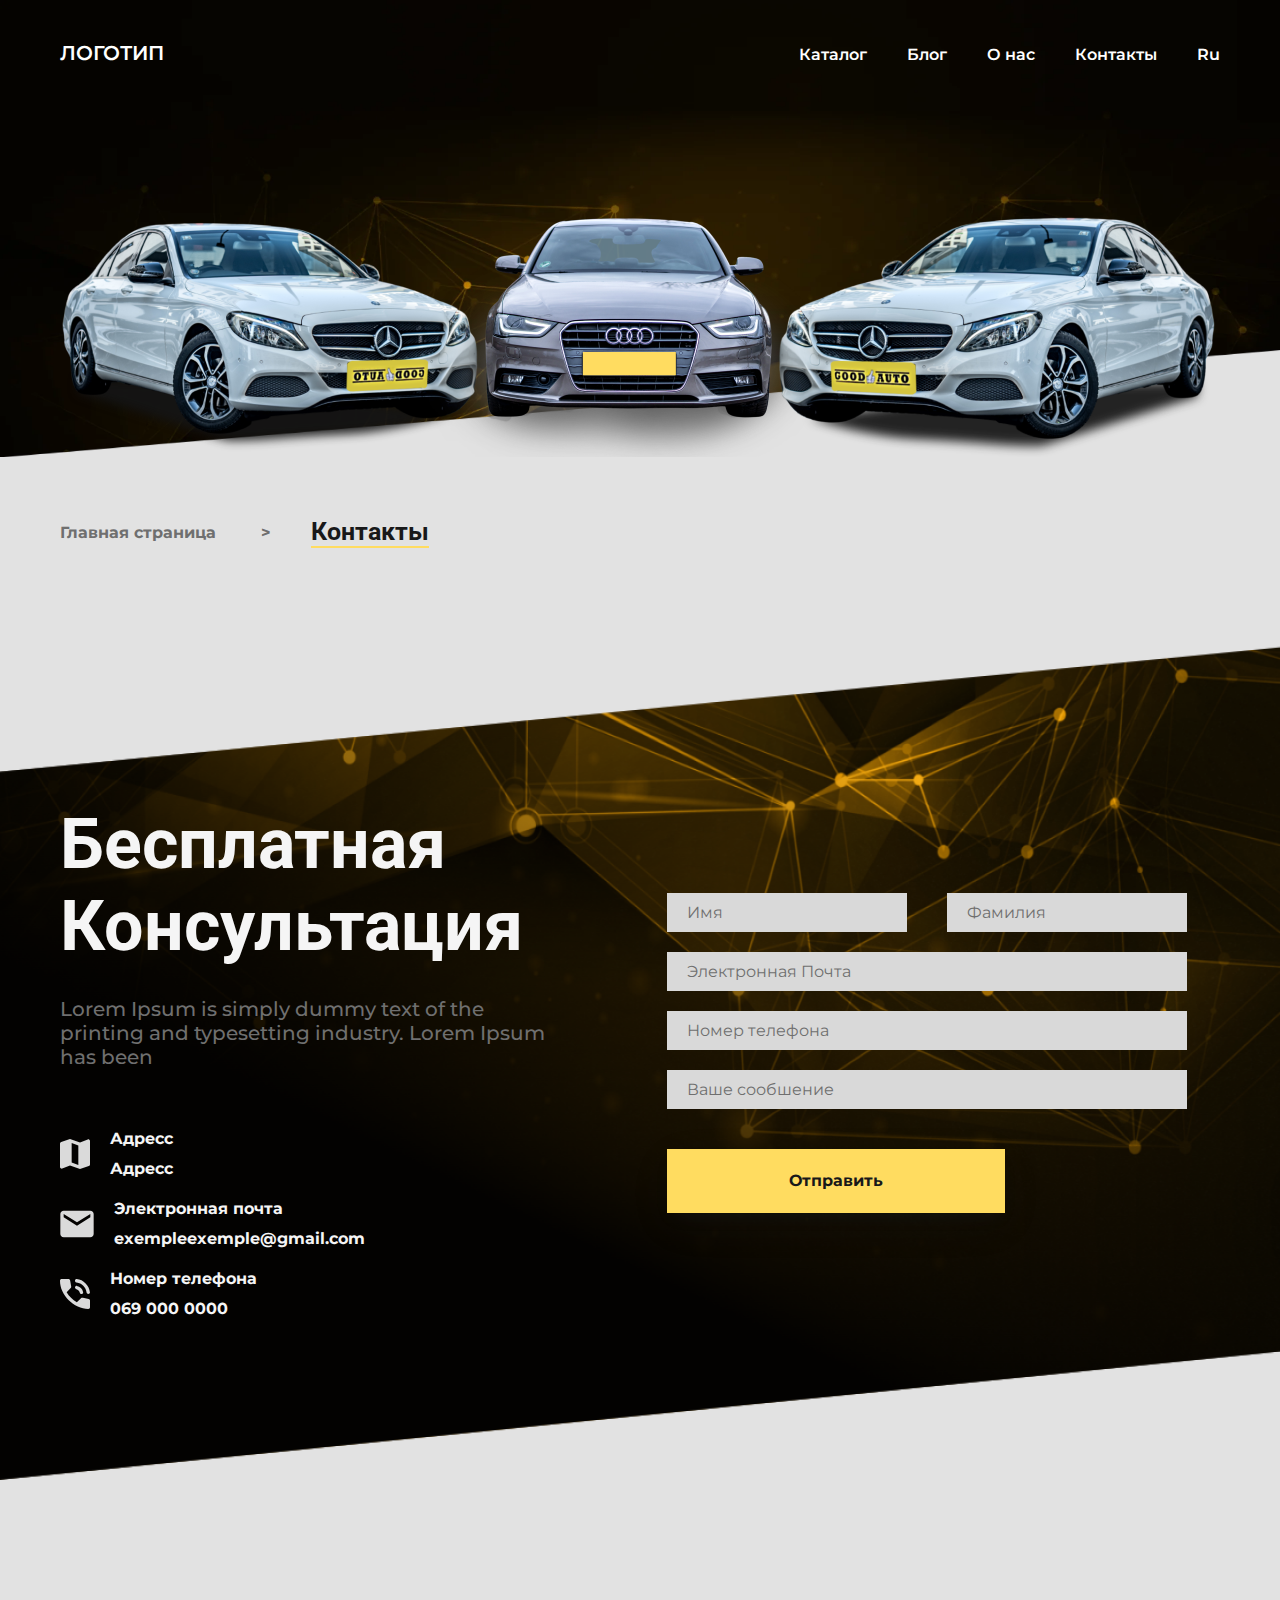
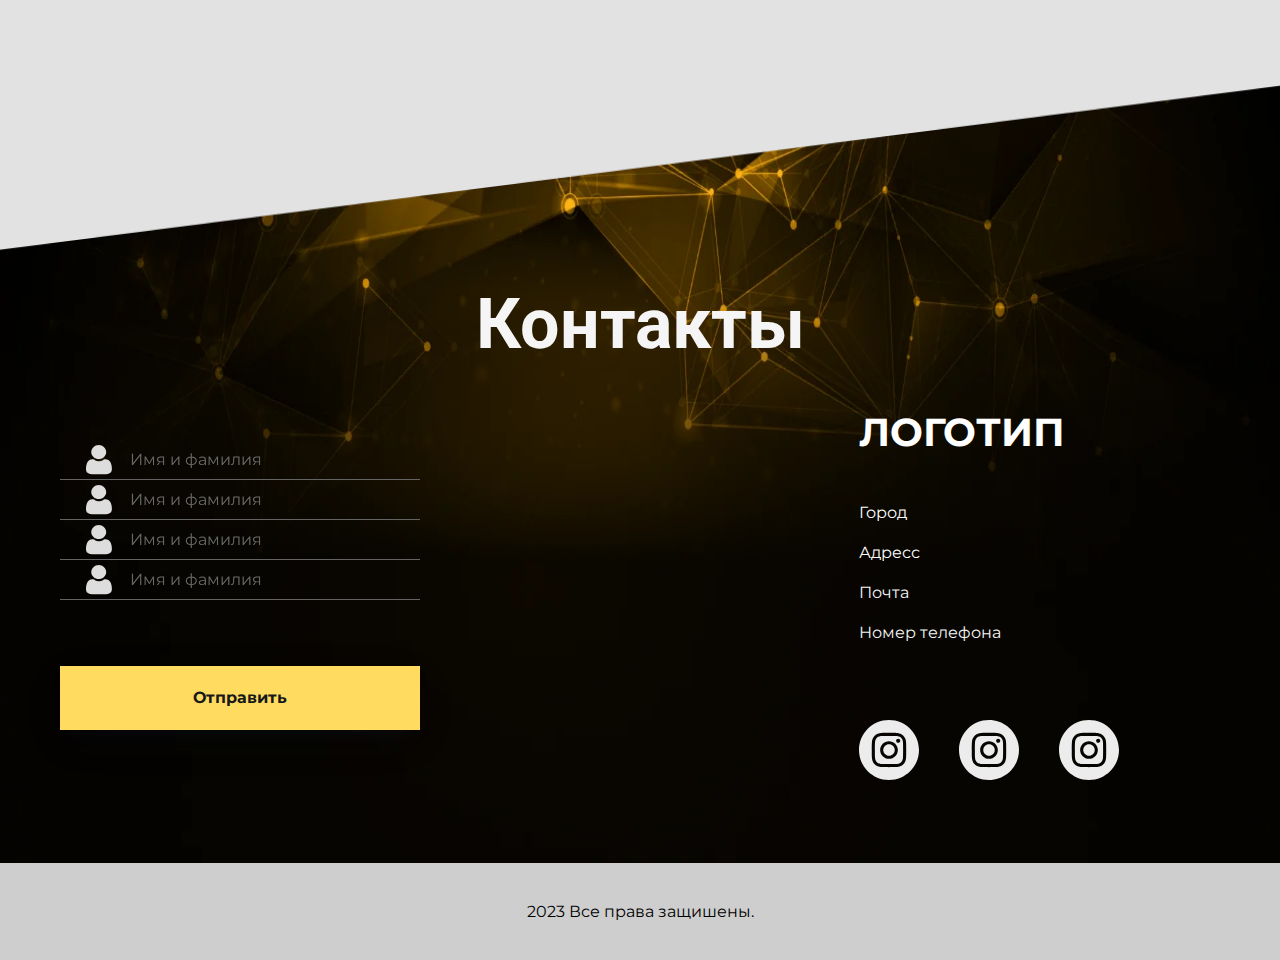
<file: contacts.html>
<!DOCTYPE html>
<html lang="ru">
  <head>
    <meta charset="UTF-8" />
    <meta http-equiv="X-UA-Compatible" content="IE=edge" />
    <meta name="viewport" content="width=device-width, initial-scale=1.0" />

    <link rel="preconnect" href="https://fonts.googleapis.com" />
    <link rel="preconnect" href="https://fonts.gstatic.com" crossorigin />
    <link
      href="https://fonts.googleapis.com/css2?family=Goldman:wght@700&family=Montserrat:wght@400;500;600;700&family=Roboto:wght@700&display=swap"
      rel="stylesheet"
    />

    <link rel="stylesheet" type="text/css" href="./assets/css/reset.css" />
    <link rel="stylesheet" type="text/css" href="./assets/css/main.css" />
    <link rel="stylesheet" type="text/css" href="./assets/css/header.css" />
    <link
      rel="stylesheet"
      type="text/css"
      href="./assets/css/catalog/header.css"
    />
    <link rel="stylesheet" type="text/css" href="./assets/css/navigation.css" />
    <link
      rel="stylesheet"
      type="text/css"
      href="./assets/css/contacts/contacts.css"
    />
    <link rel="stylesheet" type="text/css" href="./assets/css/footer.css" />
    <title>Good auto</title>
  </head>
  <body>
    <header class="header">
      <div class="wrapper">
        <div class="bar">
          <div class="logo">
            <!-- <img src="./assets/images/header/logo.png" alt="logo" /> -->
            <p class="logoText">Логотип</p>
          </div>
          <nav class="nav" id="nav">
            <ul class="navigationPages">
              <li class="page">
                <a class="" href="./catalog.html"> Каталог </a>
              </li>
              <li class="page">
                <a class="" href="./blog.html"> Блог </a>
              </li>
              <li class="page">
                <a class="" href="./aboutUs.html"> О нас </a>
              </li>
              <li class="page">
                <a class="" href="./contacts.html"> Контакты </a>
              </li>
              <li class="page"><a class="language" href="#">Ru</a></li>
            </ul>
          </nav>
          <div class="burgerContainer">
            <button class="burgerButton" onclick="toggleClass()">Open</button>
            <div>
              <span class="burgerBar"></span>
              <span class="burgerBar"></span>
              <span class="burgerBar"></span>
            </div>
          </div>
        </div>
        <img
          class="headerImg2"
          src="./assets/images/header/cars.png"
          alt="three cars"
        />
      </div>
    </header>
    <main class="main">
      <div class="wrapper">
        <div class="navigation">
          <div class="navigationBox">
            <a href="./index.html">Главная страница <span>&#x3e;</span></a>
            <h2 class="navigationTitle">Контакты</h2>
          </div>
        </div>
      </div>
      <section class="consultation">
        <div class="wrapper consultaitionWrapper">
          <div class="consultationLeft">
            <h1 class="consultationTitle">Бесплатная Консультация</h1>
            <p class="consultationText">
              Lorem Ipsum is simply dummy text of the printing and typesetting
              industry. Lorem Ipsum has been
            </p>
            <div class="contacts">
              <div class="contact">
                <svg
                  width="30"
                  height="30"
                  viewBox="0 0 30 30"
                  fill="none"
                  xmlns="http://www.w3.org/2000/svg"
                >
                  <path
                    d="M20 30L10 26.5L2.25 29.5C1.69444 29.7222 1.18056 29.6594 0.708333 29.3117C0.236111 28.9639 0 28.4989 0 27.9167V4.58333C0 4.22222 0.104444 3.90278 0.313333 3.625C0.522222 3.34722 0.806667 3.13889 1.16667 3L10 0L20 3.5L27.75 0.5C28.3056 0.277778 28.8194 0.340556 29.2917 0.688334C29.7639 1.03611 30 1.50111 30 2.08333V25.4167C30 25.7778 29.8956 26.0972 29.6867 26.375C29.4778 26.6528 29.1933 26.8611 28.8333 27L20 30ZM18.3333 25.9167V6.41667L11.6667 4.08333V23.5833L18.3333 25.9167Z"
                    fill="#DADADA"
                  />
                </svg>
                <div class="contactWrapper">
                  <label for="adress">Адресс</label>
                  <p id="adress">Адресс</p>
                </div>
              </div>
              <div class="contact">
                <svg
                  width="34"
                  height="28"
                  viewBox="0 0 34 28"
                  fill="none"
                  xmlns="http://www.w3.org/2000/svg"
                >
                  <path
                    d="M30.333 0.666016H3.66634C1.83301 0.666016 0.349674 2.16602 0.349674 3.99935L0.333008 23.9993C0.333008 25.8327 1.83301 27.3327 3.66634 27.3327H30.333C32.1663 27.3327 33.6663 25.8327 33.6663 23.9993V3.99935C33.6663 2.16602 32.1663 0.666016 30.333 0.666016ZM30.333 7.33268L16.9997 15.666L3.66634 7.33268V3.99935L16.9997 12.3327L30.333 3.99935V7.33268Z"
                    fill="#DADADA"
                  />
                </svg>
                <div class="contactWrapper">
                  <label for="email">Электронная почта</label>
                  <a id="email" href="mailto:exempleexemple@gmail.com"
                    >exempleexemple@gmail.com</a
                  >
                </div>
              </div>
              <div class="contact">
                <svg
                  width="30"
                  height="30"
                  viewBox="0 0 30 30"
                  fill="none"
                  xmlns="http://www.w3.org/2000/svg"
                >
                  <path
                    d="M28.3333 15C27.8889 15 27.4928 14.84 27.145 14.52C26.7972 14.2 26.5967 13.8044 26.5433 13.3333C26.1822 10.75 25.0917 8.54833 23.2717 6.72833C21.4517 4.90833 19.25 3.81833 16.6667 3.45833C16.1944 3.40278 15.7983 3.20833 15.4783 2.875C15.1583 2.54167 14.9989 2.13889 15 1.66667C15 1.19444 15.1667 0.798333 15.5 0.478333C15.8333 0.158333 16.2222 0.0266666 16.6667 0.0833333C20.1667 0.472222 23.1528 1.90278 25.625 4.375C28.0972 6.84722 29.5278 9.83333 29.9167 13.3333C29.9722 13.7778 29.84 14.1667 29.52 14.5C29.2 14.8333 28.8044 15 28.3333 15ZM21.375 15C21.0139 15 20.6944 14.875 20.4167 14.625C20.1389 14.375 19.9306 14.0417 19.7917 13.625C19.5694 12.8194 19.1456 12.1039 18.52 11.4783C17.8944 10.8528 17.1794 10.4294 16.375 10.2083C15.9583 10.0694 15.625 9.86111 15.375 9.58333C15.125 9.30556 15 8.97222 15 8.58333C15 8.02778 15.1944 7.57611 15.5833 7.22833C15.9722 6.88056 16.4028 6.76278 16.875 6.875C18.4306 7.23611 19.7711 7.97944 20.8967 9.105C22.0222 10.2306 22.765 11.5706 23.125 13.125C23.2361 13.5972 23.1111 14.0278 22.75 14.4167C22.3889 14.8056 21.9306 15 21.375 15ZM28.25 30C24.6667 30 21.1733 29.2011 17.77 27.6033C14.3667 26.0056 11.3528 23.8944 8.72833 21.27C6.10389 18.6456 3.99278 15.6317 2.395 12.2283C0.797223 8.825 -0.00110995 5.33222 1.15821e-06 1.75C1.15821e-06 1.25 0.166668 0.833333 0.500001 0.5C0.833334 0.166667 1.25 0 1.75 0H8.5C8.88889 0 9.23611 0.125 9.54167 0.375C9.84722 0.625 10.0278 0.944444 10.0833 1.33333L11.1667 7.16667C11.2222 7.55556 11.215 7.91 11.145 8.23C11.075 8.55 10.9156 8.83444 10.6667 9.08333L6.66667 13.1667C7.83333 15.1667 9.29167 17.0417 11.0417 18.7917C12.7917 20.5417 14.7222 22.0556 16.8333 23.3333L20.75 19.4167C21 19.1667 21.3267 18.9794 21.73 18.855C22.1333 18.7306 22.5289 18.6956 22.9167 18.75L28.6667 19.9167C29.0556 20 29.375 20.1878 29.625 20.48C29.875 20.7722 30 21.1122 30 21.5V28.25C30 28.75 29.8333 29.1667 29.5 29.5C29.1667 29.8333 28.75 30 28.25 30Z"
                    fill="#DADADA"
                  />
                </svg>
                <div class="contactWrapper">
                  <label for="email">Номер телефона</label>
                  <a id="email" href="tel:+0690000000">069 000 0000</a>
                </div>
              </div>
            </div>
          </div>
          <form class="consultationForm" action="">
            <div class="formWrapper">
              <input
                class="formInput"
                type="text"
                placeholder="Имя"
                minlength="3"
              />
              <input
                class="formInput"
                type="text"
                placeholder="Фамилия"
                minlength="3"
              />
            </div>
            <input
              class="formInput"
              type="text"
              placeholder="Электронная Почта"
              minlength="3"
            />
            <input
              class="formInput"
              type="tel"
              placeholder="Номер телефона"
              minlength="8"
            />
            <input
              class="formInput"
              type="text"
              placeholder="Ваше сообшение"
              minlength="3"
            />
            <button class="btn formBtn" type="submit">Отправить</button>
          </form>
        </div>
      </section>
      <section class="geo none">
        <div class="wrapper">
          <h2 class="geoTitle">Где мы находимся</h2>
          <div class="geoWrapper">
            <iframe
              class="map"
              src="https://www.google.com/maps/embed?pb=!1m14!1m8!1m3!1d21743.857889778486!2d28.8456704!3d47.0601988!3m2!1i1024!2i768!4f13.1!3m3!1m2!1s0x40c97d17f4fe8a41%3A0x30ed6197f2f2d63!2sMETRO%20Moldova!5e0!3m2!1sru!2s!4v1680963543498!5m2!1sru!2s"
              style="border: 0"
              allowfullscreen=""
              loading="lazy"
              referrerpolicy="no-referrer-when-downgrade"
            ></iframe>
            <div class="geoContainer">
              <img
                src="./assets/images/contacts/geoFirst.png"
                alt="месторасположение good auto"
              />
              <img
                src="./assets/images/contacts/geoSecond.png"
                alt="месторасположение good auto"
              />
            </div>
          </div>
        </div>
      </section>
    </main>
    <footer class="footer">
      <section class="footerMain">
        <div class="wrapper footerWrapper">
          <h2 class="footerTitle">Контакты</h2>
          <div class="footerContainer">
            <form class="formFooter" action="">
              <input
                class="formFooterInput"
                type="text"
                placeholder="Имя и фамилия"
                required
                minlength="3"
              />
              <input
                class="formFooterInput"
                type="text"
                placeholder="Имя и фамилия"
                required
                minlength="3"
              />
              <input
                class="formFooterInput"
                type="text"
                placeholder="Имя и фамилия"
                required
                minlength="3"
              />
              <input
                class="formFooterInput"
                type="text"
                placeholder="Имя и фамилия"
                required
                minlength="3"
              />
              <button class="btn formFooterBtn" type="submit">Отправить</button>
            </form>
            <iframe
              class="footerMap"
              src="https://www.google.com/maps/embed?pb=!1m14!1m8!1m3!1d21743.857889778486!2d28.8456704!3d47.0601988!3m2!1i1024!2i768!4f13.1!3m3!1m2!1s0x40c97d17f4fe8a41%3A0x30ed6197f2f2d63!2sMETRO%20Moldova!5e0!3m2!1sru!2s!4v1680963543498!5m2!1sru!2s"
              style="border: 0"
              allowfullscreen=""
              loading="lazy"
              referrerpolicy="no-referrer-when-downgrade"
            ></iframe>
            <div class="footerInfo">
              <p class="footerLogo">Логотип</p>
              <div class="footerContacts">
                <p>Город</p>
                <p>Адресс</p>
                <a href="mailto:mailcompany@gmail.com">Почта</a>
                <a href="tel:+#">Номер телефона</a>
              </div>
              <div class="footerSocial">
                <a class="footerSocialLink" href="#">
                  <svg
                    class="footerSocialSvg"
                    width="60"
                    height="60"
                    viewBox="0 0 60 60"
                    fill="none"
                    xmlns="http://www.w3.org/2000/svg"
                  >
                    <path
                      d="M35.7422 30C35.7422 33.1714 33.1713 35.7422 30 35.7422C26.8287 35.7422 24.2578 33.1713 24.2578 30C24.2578 26.8287 26.8287 24.2578 30 24.2578C33.1713 24.2578 35.7422 26.8287 35.7422 30Z"
                      fill="#ECECEC"
                    />
                    <path
                      d="M43.4289 19.8399C43.1528 19.0916 42.7124 18.4148 42.1403 17.8591C41.5847 17.2868 40.9078 16.8465 40.1595 16.5705C39.5525 16.3348 38.6407 16.0541 36.9611 15.9777C35.1442 15.8949 34.5995 15.877 29.9999 15.877C25.3998 15.877 24.8552 15.8944 23.0388 15.9773C21.3592 16.0541 20.4468 16.3347 19.8404 16.5705C19.092 16.8464 18.4151 17.2867 17.8595 17.8591C17.2873 18.4148 16.8468 19.0916 16.5705 19.8399C16.3348 20.4469 16.0541 21.3592 15.9777 23.0387C15.8949 24.8552 15.877 25.3998 15.877 29.9999C15.877 34.5995 15.8949 35.1442 15.9777 36.9611C16.0541 38.6406 16.3348 39.5526 16.5705 40.1595C16.8467 40.9077 17.287 41.5846 17.8591 42.1403C18.4147 42.7125 19.0916 43.1529 19.8399 43.4289C20.4469 43.665 21.3592 43.9457 23.0388 44.0221C24.8552 44.105 25.3994 44.1224 29.9995 44.1224C34.6 44.1224 35.1447 44.105 36.9606 44.0221C38.6402 43.9457 39.5526 43.665 40.1595 43.4289C40.9025 43.1423 41.5772 42.7034 42.1403 42.1403C42.7034 41.5772 43.1423 40.9025 43.4289 40.1595C43.6646 39.5525 43.9452 38.6407 44.0221 36.9611C44.105 35.1442 44.1224 34.5995 44.1224 29.9999C44.1224 25.3998 44.105 24.8552 44.0221 23.0387C43.9457 21.3592 43.665 20.4468 43.4289 19.8399ZM29.9999 38.8453C25.1143 38.8453 21.1537 34.8851 21.1537 29.9995C21.1537 25.1138 25.1143 21.1537 29.9999 21.1537C34.8852 21.1537 38.8457 25.1138 38.8457 29.9995C38.8457 34.8851 34.8852 38.8453 29.9999 38.8453ZM39.1955 22.8712C38.0539 22.8712 37.1283 21.9455 37.1283 20.804C37.1283 19.6625 38.0539 18.7367 39.1955 18.7367C40.3371 18.7367 41.2627 19.6622 41.2627 20.8039C41.2622 21.9455 40.3371 22.8712 39.1955 22.8712Z"
                      fill="#ECECEC"
                    />
                    <path
                      d="M30 0C13.434 0 0 13.434 0 30C0 46.566 13.434 60 30 60C46.566 60 60 46.566 60 30C60 13.434 46.566 0 30 0ZM47.1226 37.1021C47.0394 38.936 46.7477 40.188 46.322 41.2839C45.8794 42.4282 45.2027 43.4675 44.3351 44.3351C43.4675 45.2027 42.4282 45.8794 41.2839 46.322C40.1884 46.7477 38.936 47.0388 37.1026 47.1226C35.2657 47.2064 34.6788 47.2266 30.0005 47.2266C25.3216 47.2266 24.7352 47.2064 22.8977 47.1226C21.0645 47.0388 19.8121 46.7477 18.7165 46.322C17.5669 45.8895 16.5255 45.2114 15.6652 44.3348C14.7889 43.4744 14.1109 42.4332 13.6785 41.2839C13.2527 40.1884 12.9612 38.936 12.8779 37.1026C12.7931 35.2651 12.7734 34.6784 12.7734 30C12.7734 25.3216 12.7931 24.7348 12.8774 22.8979C12.9606 21.064 13.2518 19.8121 13.6775 18.7161C14.1101 17.5666 14.7884 16.5254 15.665 15.6652C16.5253 14.7886 17.5666 14.1104 18.7161 13.678C19.8121 13.2523 21.064 12.9612 22.8979 12.8774C24.7348 12.7936 25.3216 12.7734 30 12.7734C34.6784 12.7734 35.2652 12.7936 37.1021 12.8777C38.936 12.9612 40.1879 13.2523 41.2839 13.6775C42.4335 14.1102 43.4749 14.7885 44.3354 15.665C45.2117 16.5254 45.8896 17.5667 46.322 18.7161C46.7482 19.8121 47.0393 21.064 47.1231 22.8979C47.2069 24.7348 47.2266 25.3216 47.2266 30C47.2266 34.6784 47.2069 35.2652 47.1226 37.1021Z"
                      fill="#ECECEC"
                    />
                  </svg>
                </a>
                <a class="footerSocialLink" href="#">
                  <svg
                    class="footerSocialSvg"
                    width="60"
                    height="60"
                    viewBox="0 0 60 60"
                    fill="none"
                    xmlns="http://www.w3.org/2000/svg"
                  >
                    <path
                      d="M35.7422 30C35.7422 33.1714 33.1713 35.7422 30 35.7422C26.8287 35.7422 24.2578 33.1713 24.2578 30C24.2578 26.8287 26.8287 24.2578 30 24.2578C33.1713 24.2578 35.7422 26.8287 35.7422 30Z"
                      fill="#ECECEC"
                    />
                    <path
                      d="M43.4289 19.8399C43.1528 19.0916 42.7124 18.4148 42.1403 17.8591C41.5847 17.2868 40.9078 16.8465 40.1595 16.5705C39.5525 16.3348 38.6407 16.0541 36.9611 15.9777C35.1442 15.8949 34.5995 15.877 29.9999 15.877C25.3998 15.877 24.8552 15.8944 23.0388 15.9773C21.3592 16.0541 20.4468 16.3347 19.8404 16.5705C19.092 16.8464 18.4151 17.2867 17.8595 17.8591C17.2873 18.4148 16.8468 19.0916 16.5705 19.8399C16.3348 20.4469 16.0541 21.3592 15.9777 23.0387C15.8949 24.8552 15.877 25.3998 15.877 29.9999C15.877 34.5995 15.8949 35.1442 15.9777 36.9611C16.0541 38.6406 16.3348 39.5526 16.5705 40.1595C16.8467 40.9077 17.287 41.5846 17.8591 42.1403C18.4147 42.7125 19.0916 43.1529 19.8399 43.4289C20.4469 43.665 21.3592 43.9457 23.0388 44.0221C24.8552 44.105 25.3994 44.1224 29.9995 44.1224C34.6 44.1224 35.1447 44.105 36.9606 44.0221C38.6402 43.9457 39.5526 43.665 40.1595 43.4289C40.9025 43.1423 41.5772 42.7034 42.1403 42.1403C42.7034 41.5772 43.1423 40.9025 43.4289 40.1595C43.6646 39.5525 43.9452 38.6407 44.0221 36.9611C44.105 35.1442 44.1224 34.5995 44.1224 29.9999C44.1224 25.3998 44.105 24.8552 44.0221 23.0387C43.9457 21.3592 43.665 20.4468 43.4289 19.8399ZM29.9999 38.8453C25.1143 38.8453 21.1537 34.8851 21.1537 29.9995C21.1537 25.1138 25.1143 21.1537 29.9999 21.1537C34.8852 21.1537 38.8457 25.1138 38.8457 29.9995C38.8457 34.8851 34.8852 38.8453 29.9999 38.8453ZM39.1955 22.8712C38.0539 22.8712 37.1283 21.9455 37.1283 20.804C37.1283 19.6625 38.0539 18.7367 39.1955 18.7367C40.3371 18.7367 41.2627 19.6622 41.2627 20.8039C41.2622 21.9455 40.3371 22.8712 39.1955 22.8712Z"
                      fill="#ECECEC"
                    />
                    <path
                      d="M30 0C13.434 0 0 13.434 0 30C0 46.566 13.434 60 30 60C46.566 60 60 46.566 60 30C60 13.434 46.566 0 30 0ZM47.1226 37.1021C47.0394 38.936 46.7477 40.188 46.322 41.2839C45.8794 42.4282 45.2027 43.4675 44.3351 44.3351C43.4675 45.2027 42.4282 45.8794 41.2839 46.322C40.1884 46.7477 38.936 47.0388 37.1026 47.1226C35.2657 47.2064 34.6788 47.2266 30.0005 47.2266C25.3216 47.2266 24.7352 47.2064 22.8977 47.1226C21.0645 47.0388 19.8121 46.7477 18.7165 46.322C17.5669 45.8895 16.5255 45.2114 15.6652 44.3348C14.7889 43.4744 14.1109 42.4332 13.6785 41.2839C13.2527 40.1884 12.9612 38.936 12.8779 37.1026C12.7931 35.2651 12.7734 34.6784 12.7734 30C12.7734 25.3216 12.7931 24.7348 12.8774 22.8979C12.9606 21.064 13.2518 19.8121 13.6775 18.7161C14.1101 17.5666 14.7884 16.5254 15.665 15.6652C16.5253 14.7886 17.5666 14.1104 18.7161 13.678C19.8121 13.2523 21.064 12.9612 22.8979 12.8774C24.7348 12.7936 25.3216 12.7734 30 12.7734C34.6784 12.7734 35.2652 12.7936 37.1021 12.8777C38.936 12.9612 40.1879 13.2523 41.2839 13.6775C42.4335 14.1102 43.4749 14.7885 44.3354 15.665C45.2117 16.5254 45.8896 17.5667 46.322 18.7161C46.7482 19.8121 47.0393 21.064 47.1231 22.8979C47.2069 24.7348 47.2266 25.3216 47.2266 30C47.2266 34.6784 47.2069 35.2652 47.1226 37.1021Z"
                      fill="#ECECEC"
                    />
                  </svg>
                </a>
                <a class="footerSocialLink" href="#">
                  <svg
                    class="footerSocialSvg"
                    width="60"
                    height="60"
                    viewBox="0 0 60 60"
                    fill="none"
                    xmlns="http://www.w3.org/2000/svg"
                  >
                    <path
                      d="M35.7422 30C35.7422 33.1714 33.1713 35.7422 30 35.7422C26.8287 35.7422 24.2578 33.1713 24.2578 30C24.2578 26.8287 26.8287 24.2578 30 24.2578C33.1713 24.2578 35.7422 26.8287 35.7422 30Z"
                      fill="#ECECEC"
                    />
                    <path
                      d="M43.4289 19.8399C43.1528 19.0916 42.7124 18.4148 42.1403 17.8591C41.5847 17.2868 40.9078 16.8465 40.1595 16.5705C39.5525 16.3348 38.6407 16.0541 36.9611 15.9777C35.1442 15.8949 34.5995 15.877 29.9999 15.877C25.3998 15.877 24.8552 15.8944 23.0388 15.9773C21.3592 16.0541 20.4468 16.3347 19.8404 16.5705C19.092 16.8464 18.4151 17.2867 17.8595 17.8591C17.2873 18.4148 16.8468 19.0916 16.5705 19.8399C16.3348 20.4469 16.0541 21.3592 15.9777 23.0387C15.8949 24.8552 15.877 25.3998 15.877 29.9999C15.877 34.5995 15.8949 35.1442 15.9777 36.9611C16.0541 38.6406 16.3348 39.5526 16.5705 40.1595C16.8467 40.9077 17.287 41.5846 17.8591 42.1403C18.4147 42.7125 19.0916 43.1529 19.8399 43.4289C20.4469 43.665 21.3592 43.9457 23.0388 44.0221C24.8552 44.105 25.3994 44.1224 29.9995 44.1224C34.6 44.1224 35.1447 44.105 36.9606 44.0221C38.6402 43.9457 39.5526 43.665 40.1595 43.4289C40.9025 43.1423 41.5772 42.7034 42.1403 42.1403C42.7034 41.5772 43.1423 40.9025 43.4289 40.1595C43.6646 39.5525 43.9452 38.6407 44.0221 36.9611C44.105 35.1442 44.1224 34.5995 44.1224 29.9999C44.1224 25.3998 44.105 24.8552 44.0221 23.0387C43.9457 21.3592 43.665 20.4468 43.4289 19.8399ZM29.9999 38.8453C25.1143 38.8453 21.1537 34.8851 21.1537 29.9995C21.1537 25.1138 25.1143 21.1537 29.9999 21.1537C34.8852 21.1537 38.8457 25.1138 38.8457 29.9995C38.8457 34.8851 34.8852 38.8453 29.9999 38.8453ZM39.1955 22.8712C38.0539 22.8712 37.1283 21.9455 37.1283 20.804C37.1283 19.6625 38.0539 18.7367 39.1955 18.7367C40.3371 18.7367 41.2627 19.6622 41.2627 20.8039C41.2622 21.9455 40.3371 22.8712 39.1955 22.8712Z"
                      fill="#ECECEC"
                    />
                    <path
                      d="M30 0C13.434 0 0 13.434 0 30C0 46.566 13.434 60 30 60C46.566 60 60 46.566 60 30C60 13.434 46.566 0 30 0ZM47.1226 37.1021C47.0394 38.936 46.7477 40.188 46.322 41.2839C45.8794 42.4282 45.2027 43.4675 44.3351 44.3351C43.4675 45.2027 42.4282 45.8794 41.2839 46.322C40.1884 46.7477 38.936 47.0388 37.1026 47.1226C35.2657 47.2064 34.6788 47.2266 30.0005 47.2266C25.3216 47.2266 24.7352 47.2064 22.8977 47.1226C21.0645 47.0388 19.8121 46.7477 18.7165 46.322C17.5669 45.8895 16.5255 45.2114 15.6652 44.3348C14.7889 43.4744 14.1109 42.4332 13.6785 41.2839C13.2527 40.1884 12.9612 38.936 12.8779 37.1026C12.7931 35.2651 12.7734 34.6784 12.7734 30C12.7734 25.3216 12.7931 24.7348 12.8774 22.8979C12.9606 21.064 13.2518 19.8121 13.6775 18.7161C14.1101 17.5666 14.7884 16.5254 15.665 15.6652C16.5253 14.7886 17.5666 14.1104 18.7161 13.678C19.8121 13.2523 21.064 12.9612 22.8979 12.8774C24.7348 12.7936 25.3216 12.7734 30 12.7734C34.6784 12.7734 35.2652 12.7936 37.1021 12.8777C38.936 12.9612 40.1879 13.2523 41.2839 13.6775C42.4335 14.1102 43.4749 14.7885 44.3354 15.665C45.2117 16.5254 45.8896 17.5667 46.322 18.7161C46.7482 19.8121 47.0393 21.064 47.1231 22.8979C47.2069 24.7348 47.2266 25.3216 47.2266 30C47.2266 34.6784 47.2069 35.2652 47.1226 37.1021Z"
                      fill="#ECECEC"
                    />
                  </svg>
                </a>
              </div>
            </div>
          </div>
        </div>
      </section>
      <section class="footerCopyright">
        <div class="wrapper">2023 Все права защишены.</div>
      </section>
    </footer>
    <script src="./assets/js/toggleMenu.js"></script>
    <script src="./assets/js/catalogPage.js"></script>
  </body>
</html>
</file>
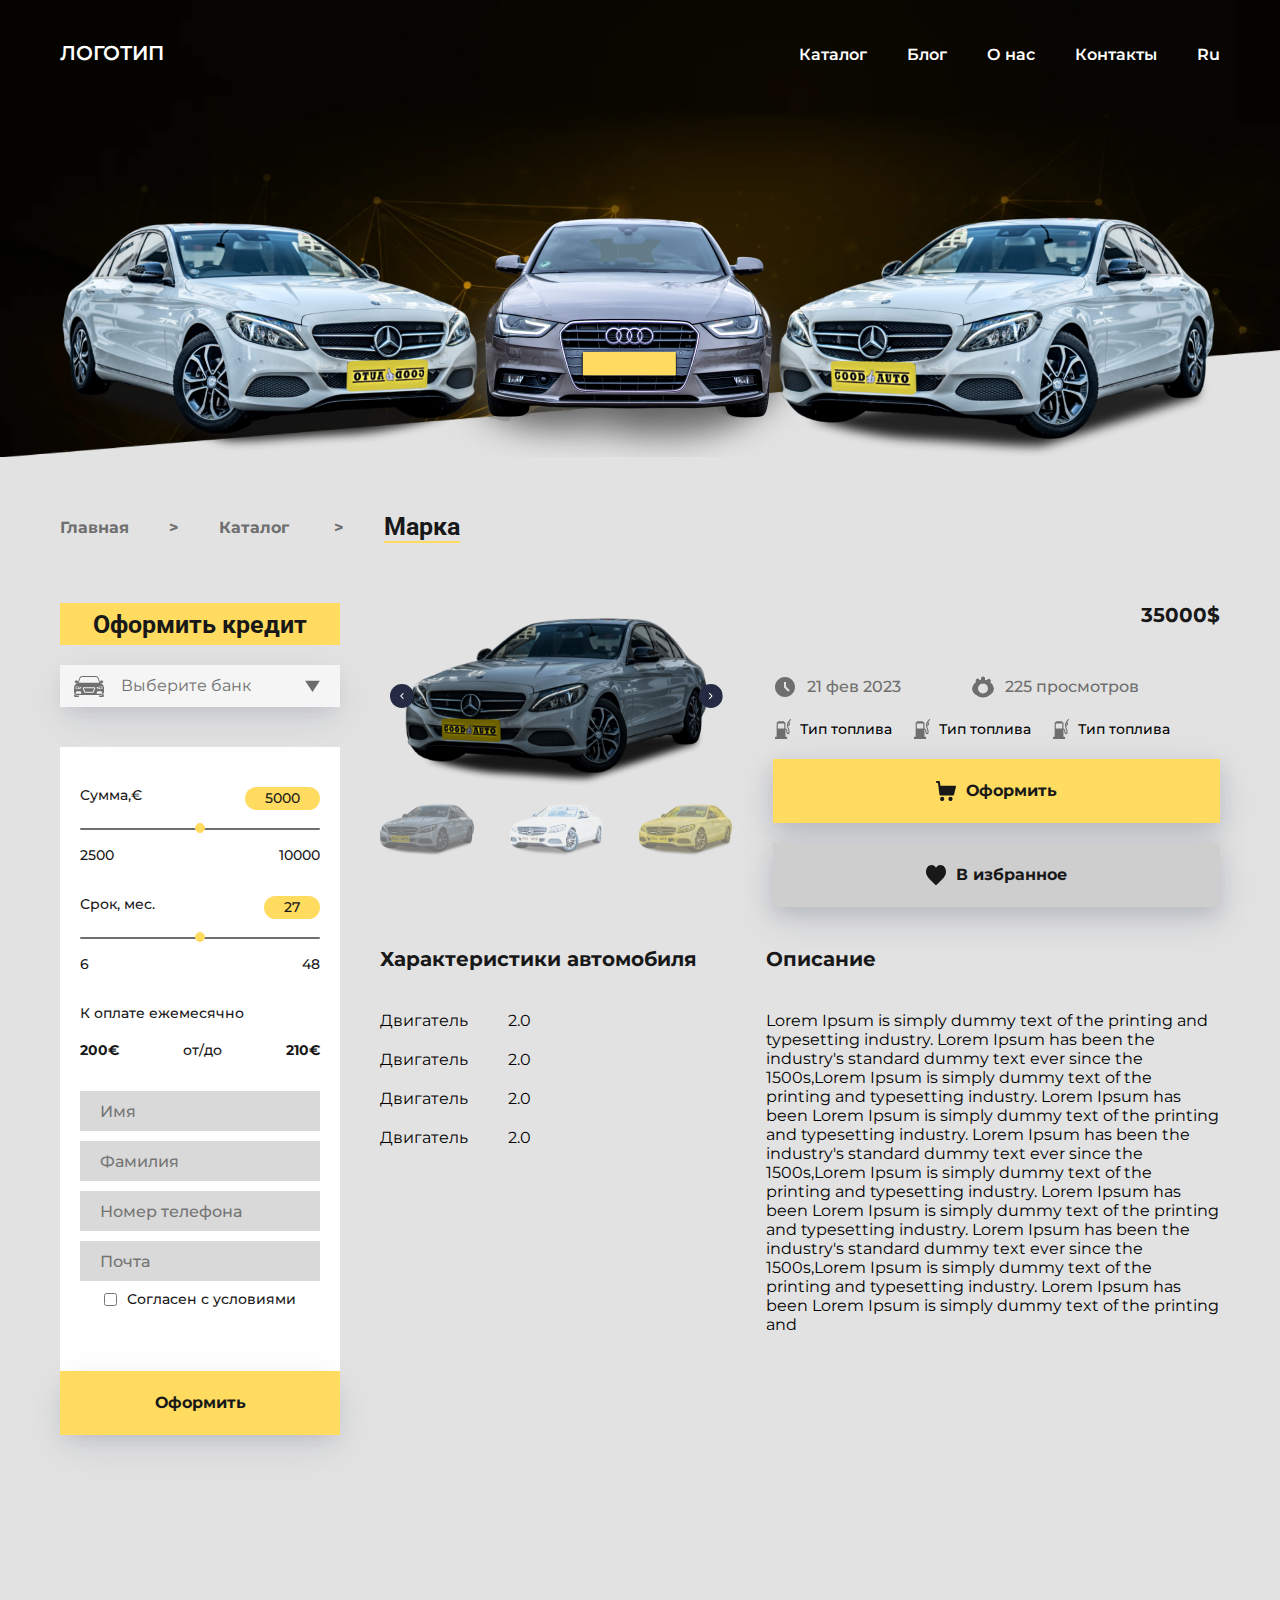
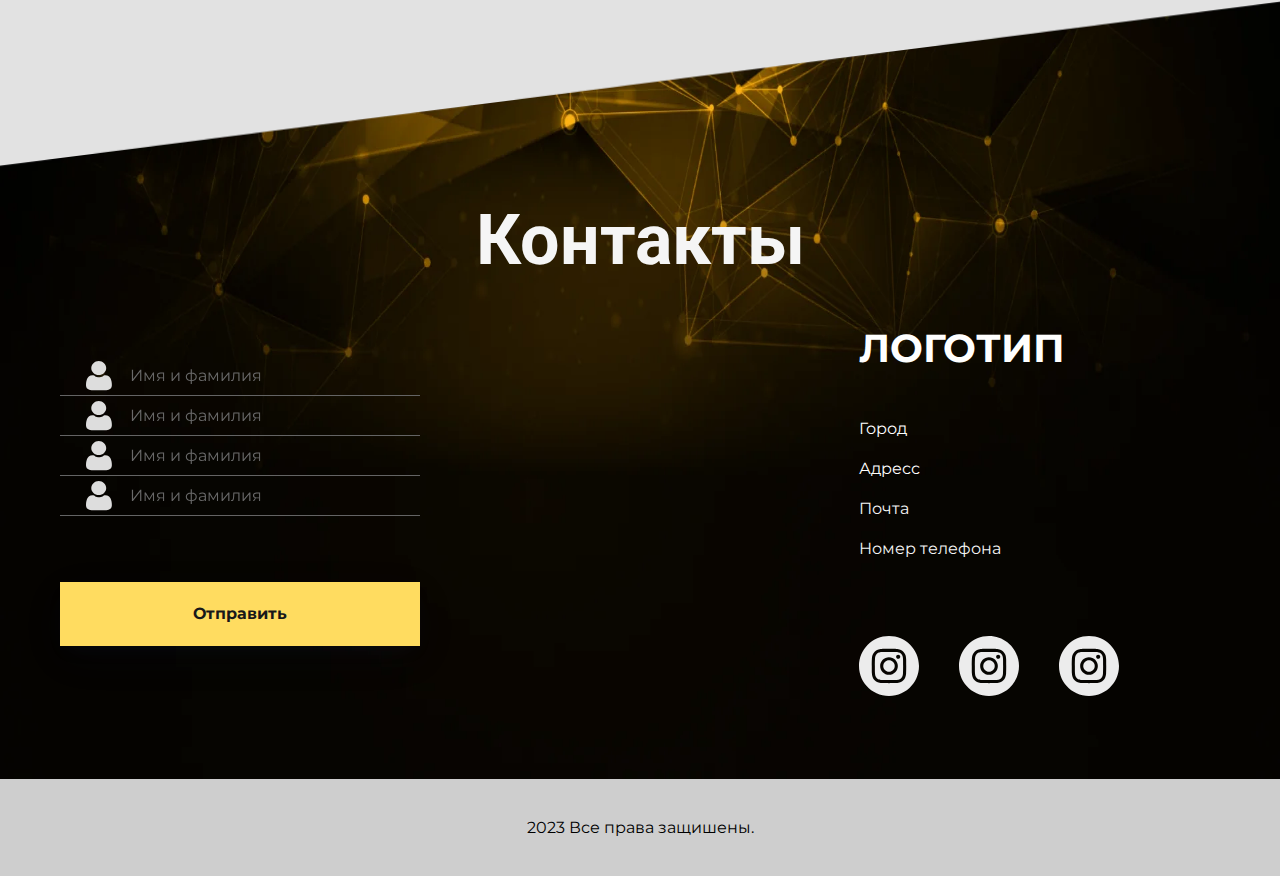
<file: detailedInfo.html>
<!DOCTYPE html>
<html lang="ru">
  <head>
    <meta charset="UTF-8" />
    <meta http-equiv="X-UA-Compatible" content="IE=edge" />
    <meta name="viewport" content="width=device-width, initial-scale=1.0" />

    <link rel="preconnect" href="https://fonts.googleapis.com" />
    <link rel="preconnect" href="https://fonts.gstatic.com" crossorigin />
    <link
      href="https://fonts.googleapis.com/css2?family=Goldman:wght@700&family=Montserrat:wght@400;500;600;700&family=Roboto:wght@700&display=swap"
      rel="stylesheet"
    />

    <link rel="stylesheet" type="text/css" href="./assets/css/reset.css" />
    <link rel="stylesheet" type="text/css" href="./assets/css/main.css" />
    <link rel="stylesheet" type="text/css" href="./assets/css/header.css" />
    <link
      rel="stylesheet"
      type="text/css"
      href="./assets/css/catalog/header.css"
    />
    <link rel="stylesheet" type="text/css" href="./assets/css/navigation.css" />
    <link
      rel="stylesheet"
      type="text/css"
      href="./assets/css/catalog/catalog.css"
    />
    <link
      rel="stylesheet"
      type="text/css"
      href="./assets/css/catalog/filter.css"
    />
    <link
      rel="stylesheet"
      type="text/css"
      href="./assets/css/detailedPage/slider.css"
    />
    <link rel="stylesheet" type="text/css" href="./assets/css/stats.css" />
    <link
      rel="stylesheet"
      type="text/css"
      href="./assets/css/detailedPage/main.css"
    />
    <link rel="stylesheet" type="text/css" href="./assets/css/footer.css" />
    <title>Good auto</title>
  </head>
  <body>
    <header class="header">
      <div class="wrapper">
        <div class="bar">
          <div class="logo">
            <!-- <img src="./assets/images/header/logo.png" alt="logo" /> -->
            <p class="logoText">Логотип</p>
          </div>
          <nav class="nav" id="nav">
            <ul class="navigationPages">
              <li class="page">
                <a class="" href="./catalog.html"> Каталог </a>
              </li>
              <li class="page">
                <a class="" href="./blog.html"> Блог </a>
              </li>
              <li class="page">
                <a class="" href="./aboutUs.html"> О нас </a>
              </li>
              <li class="page">
                <a class="" href="./contacts.html"> Контакты </a>
              </li>
              <li class="page"><a class="language" href="#">Ru</a></li>
            </ul>
          </nav>
          <div class="burgerContainer">
            <button class="burgerButton" onclick="toggleClass()">Open</button>
            <div>
              <span class="burgerBar"></span>
              <span class="burgerBar"></span>
              <span class="burgerBar"></span>
            </div>
          </div>
        </div>
        <img
          class="headerImg2"
          src="./assets/images/header/cars.png"
          alt="three cars"
        />
      </div>
    </header>
    <main class="main">
      <div class="wrapper">
        <div class="navigation">
          <div class="navigationBox">
            <a href="./index.html">Главная<span>&#x3e;</span></a>
            <a href="./catalog.html">Каталог <span>&#x3e;</span></a>
            <h2 class="navigationTitle">Марка</h2>
          </div>
        </div>
        <section class="detailedInfo">
          <div class="leftSide">
            <div class="creditBlock">
              <h3 class="creditTitle">Оформить кредит</h3>
              <div class="creditWrapper selectWrapper">
                <select
                  class="formSelect formSelected"
                  name="credit"
                  id="credit-select"
                >
                  <!-- onclick="filterApperance()" -->
                  <option value="" selected disabled>Выберите банк</option>
                  <option value="maib">maib</option>
                  <option value="victoria">victoria</option>
                </select>
              </div>
            </div>
            <form
              action="get"
              class="creditForm"
              style="display: flex; flex-direction: column"
            >
              <div class="contentBlock">
                <div class="catalogBlock">
                  <div class="creditLabel">
                    <div class="creditRangeText">Cумма,€</div>
                    <output
                      class="creditRangePrice"
                      id="rangevalue"
                      oninput="range.value=value"
                    >
                      5000
                    </output>
                  </div>
                  <input
                    class="creditPriceInput"
                    type="range"
                    min="2500"
                    max="10000"
                    oninput="rangevalue.value=value"
                  />
                  <div class="creditLabel">
                    <div class="creditRangeText">2500</div>
                    <div class="creditRangeText">10000</div>
                  </div>
                </div>
                <div class="catalogBlock">
                  <div class="creditLabel">
                    <div class="creditRangeText">Срок, мес.</div>
                    <output class="creditRangePrice" id="timeRangeValue"
                      >27</output
                    >
                  </div>
                  <input
                    type="range"
                    min="6"
                    max="48"
                    oninput="timeRangeValue.value=value"
                  />
                  <div class="creditLabel">
                    <div class="creditRangeText">6</div>
                    <div class="creditRangeText">48</div>
                  </div>
                </div>
                <div class="catalogBlock">
                  <div class="creditRangeText">К оплате ежемесячно</div>
                  <div class="catalogSecondBlock">
                    <b class="creditRangeText">200€</b>
                    <div class="creditRangeText">от/до</div>
                    <b class="creditRangeText">210€</b>
                  </div>
                </div>
                <div class="catalogBlock">
                  <div class="personalData">
                    <input class="creditInput" type="text" placeholder="Имя" />
                    <input
                      class="creditInput"
                      type="text"
                      placeholder="Фамилия"
                    />
                    <input
                      class="creditInput"
                      type="number"
                      placeholder="Номер телефона"
                    />
                    <input
                      class="creditInput"
                      type="text"
                      placeholder="Почта"
                    />

                    <div class="checkboxBlock">
                      <input
                        class="creditCheckbox"
                        type="checkbox"
                        id="agreement"
                        name="agreement"
                      />
                      <label class="checkboxLabel" for="agreement"
                        >Согласен с условиями</label
                      >
                    </div>
                  </div>
                </div>
              </div>
              <button class="creditBtn" type="">Оформить</button>
            </form>
          </div>
          <div class="rightSide">
            <div class="rightSideWrapper">
              <div class="rightSideBlock">
                <div class="slider">
                  <div class="slider-main-image">
                    <img
                      src="./assets/images/detailedInfo/машина 1 (2).png"
                      alt="Main Image"
                    />
                    <button class="prev-button">
                      <svg
                        width="55"
                        height="55"
                        viewBox="0 0 55 55"
                        fill="none"
                        xmlns="http://www.w3.org/2000/svg"
                      >
                        <rect
                          width="54.5714"
                          height="55"
                          rx="27.2857"
                          fill="#252B42"
                        />
                        <g clip-path="url(#clip0_688_1923)">
                          <path
                            d="M31.5703 22.1429L26.2132 27.5L31.5703 32.8571L30.4989 35L22.9989 27.5L30.4989 20L31.5703 22.1429Z"
                            fill="white"
                          />
                        </g>
                        <defs>
                          <clipPath id="clip0_688_1923">
                            <rect
                              width="8.57143"
                              height="15"
                              fill="white"
                              transform="matrix(-1 0 0 -1 31.5703 35)"
                            />
                          </clipPath>
                        </defs>
                      </svg>
                    </button>
                    <button class="next-button">
                      <svg
                        width="56"
                        height="56"
                        viewBox="0 0 56 56"
                        fill="none"
                        xmlns="http://www.w3.org/2000/svg"
                      >
                        <rect
                          width="55.1429"
                          height="56"
                          rx="27.5714"
                          fill="#252B42"
                        />
                        <g clip-path="url(#clip0_688_1926)">
                          <path
                            d="M23 33.7143L28.7143 28L23 22.2857L24.1429 20L32.1429 28L24.1429 36L23 33.7143Z"
                            fill="white"
                          />
                        </g>
                        <defs>
                          <clipPath id="clip0_688_1926">
                            <rect
                              width="9.14286"
                              height="16"
                              fill="white"
                              transform="translate(23 20)"
                            />
                          </clipPath>
                        </defs>
                      </svg>
                    </button>
                  </div>
                  <div class="slider-thumbnails">
                    <img
                      src="./assets/images/detailedInfo/машина 1 (2).png"
                      alt="Thumbnail 1"
                      class="thumbnail"
                    />
                    <img
                      src="./assets/images/detailedInfo/машина 1 (3).png"
                      alt="Thumbnail 2"
                      class="thumbnail"
                    />
                    <img
                      src="./assets/images/detailedInfo/машина 1 (4).png"
                      alt="Thumbnail 3"
                      class="thumbnail"
                    />
                  </div>
                </div>
                <div class="cardInfo">
                  <p class="cardInfoPrice">35000$</p>
                  <div class="stats">
                    <div class="releaseData">
                      <img src="./assets/images/icons/time.svg" alt="watches" />
                      <p class="releaseDataText">21 фев 2023</p>
                    </div>
                    <div class="views">
                      <img src="./assets/images/icons/eye.svg" alt="eye" />
                      <p class="releaseViewsText">225 просмотров</p>
                    </div>
                  </div>
                  <div class="carInfo">
                    <div class="catalogILine">
                      <img
                        class="catalogILineImg"
                        src="./assets/images/icons/gasStation-min.svg"
                        alt="бензоколонка"
                      />
                      <p class="catalogIText">Тип топлива</p>
                    </div>
                    <div class="catalogILine">
                      <img
                        class="catalogILineImg"
                        src="./assets/images/icons/gasStation-min.svg"
                        alt="бензоколонка"
                      />
                      <p class="catalogIText">Тип топлива</p>
                    </div>
                    <div class="catalogILine">
                      <img
                        class="catalogILineImg"
                        src="./assets/images/icons/gasStation-min.svg"
                        alt="бензоколонка"
                      />
                      <p class="catalogIText">Тип топлива</p>
                    </div>
                  </div>
                  <div class="detailedControls">
                    <button class="detailedControl">
                      <svg
                        class="catalogControlSvg catalogControlSvgSecond"
                        width="20"
                        height="20"
                        viewBox="0 0 20 20"
                        fill="none"
                        xmlns="http://www.w3.org/2000/svg"
                        style="transform: unset"
                      >
                        <path
                          d="M19.9793 5.68483L18.0414 13.4379C17.9671 13.7366 17.7949 14.0018 17.5523 14.1912C17.3096 14.3806 17.0106 14.4832 16.7028 14.4828H4.75173C4.41364 14.4828 4.08731 14.3587 3.83478 14.1338C3.58225 13.909 3.42114 13.5993 3.38207 13.2634L1.98552 2.06897H1.03448C0.760122 2.06897 0.496997 1.95998 0.302993 1.76597C0.10899 1.57197 0 1.30884 0 1.03448C0 0.760121 0.10899 0.496996 0.302993 0.302993C0.496997 0.10899 0.760122 0 1.03448 0H2.88759C3.13757 1.05419e-05 3.3791 0.0905416 3.56749 0.254851C3.75589 0.419161 3.87842 0.646133 3.91242 0.893793L4.45173 4.82759H19.3104C19.4152 4.82759 19.5186 4.85149 19.6129 4.89747C19.7071 4.94346 19.7895 5.01031 19.854 5.09296C19.9185 5.1756 19.9633 5.27186 19.9851 5.37442C20.0068 5.47698 20.0048 5.58314 19.9793 5.68483ZM4.13793 17.931C4.13793 19.0717 5.06621 20 6.2069 20C7.34759 20 8.27587 19.0717 8.27587 17.931C8.27587 16.7903 7.34759 15.8621 6.2069 15.8621C5.06621 15.8621 4.13793 16.7903 4.13793 17.931ZM16.5517 17.931C16.5517 16.7903 15.6235 15.8621 14.4828 15.8621C13.3421 15.8621 12.4138 16.7903 12.4138 17.931C12.4138 19.0717 13.3421 20 14.4828 20C15.6235 20 16.5517 19.0717 16.5517 17.931Z"
                          fill="#181819"
                        ></path>
                      </svg>
                      <span class="detailedControlText">Оформить</span>
                    </button>
                    <button class="detailedControl detailedfavoriteControl">
                      <svg
                        class="catalogControlSvg"
                        width="20"
                        height="20"
                        viewBox="0 0 20 20"
                        fill="none"
                        xmlns="http://www.w3.org/2000/svg"
                        style="transform: unset"
                      >
                        <path
                          d="M18.4134 1.95725C17.3781 0.695124 15.9575 0 14.413 0C13.2585 0 12.2013 0.41026 11.2704 1.21928C10.8008 1.6276 10.3752 2.12726 10 2.71033C9.62492 2.12739 9.19922 1.6276 8.72941 1.21928C7.79875 0.41026 6.74148 0 5.58699 0C4.0425 0 2.62176 0.695124 1.58645 1.95725C0.563516 3.20463 0 4.90876 0 6.7559C0 8.65704 0.630351 10.3974 1.98363 12.2329C3.19426 13.8747 4.93422 15.5415 6.94914 17.4714C7.63719 18.1306 8.41707 18.8776 9.22684 19.6734C9.4408 19.8841 9.71557 20.0001 10 20C10.2846 20 10.5592 19.884 10.7729 19.6738C11.5826 18.8778 12.363 18.1304 13.0513 17.4709C15.0659 15.5412 16.8059 13.8747 18.0165 12.2327C19.3698 10.3974 20 8.65708 20 6.75572C20 4.90876 19.4365 3.20463 18.4134 1.95725Z"
                          fill="#181819"
                        ></path>
                      </svg>
                      <span class="detailedControlText">В избранное</span>
                    </button>
                  </div>
                </div>
              </div>
              <div class="rightSideBlock">
                <div class="carText carTextWD42">
                  <h3 class="carTextTitle">Характеристики автомобиля</h3>
                  <div class="carTextFlex">
                    <p class="carTextProprety">Двигатель</p>
                    <span class="PropretyInfo">2.0</span>
                  </div>
                  <div class="carTextFlex">
                    <p class="carTextProprety">Двигатель</p>
                    <span class="PropretyInfo">2.0</span>
                  </div>
                  <div class="carTextFlex">
                    <p class="carTextProprety">Двигатель</p>
                    <span class="PropretyInfo">2.0</span>
                  </div>
                  <div class="carTextFlex">
                    <p class="carTextProprety">Двигатель</p>
                    <span class="PropretyInfo">2.0</span>
                  </div>
                </div>
                <div class="carText">
                  <h3 class="carTextTitle">Описание</h3>
                  <p class="carTextParagraph">
                    Lorem Ipsum is simply dummy text of the printing and
                    typesetting industry. Lorem Ipsum has been the industry's
                    standard dummy text ever since the 1500s,Lorem Ipsum is
                    simply dummy text of the printing and typesetting industry.
                    Lorem Ipsum has been Lorem Ipsum is simply dummy text of the
                    printing and typesetting industry. Lorem Ipsum has been the
                    industry's standard dummy text ever since the 1500s,Lorem
                    Ipsum is simply dummy text of the printing and typesetting
                    industry. Lorem Ipsum has been Lorem Ipsum is simply dummy
                    text of the printing and typesetting industry. Lorem Ipsum
                    has been the industry's standard dummy text ever since the
                    1500s,Lorem Ipsum is simply dummy text of the printing and
                    typesetting industry. Lorem Ipsum has been Lorem Ipsum is
                    simply dummy text of the printing and
                  </p>
                </div>
              </div>
            </div>
            <div class="additionalInfo"></div>
          </div>
        </section>
        <section class="catalog none">
          <h2 class="catalogTitle">По этой же цене</h2>
          <div class="catalogWrapper">
            <ul class="catalogList">
              <li class="catalogCard">
                <div class="catalogContainer">
                  <div class="catalogInfo">
                    <div class="catalogILeft">
                      <div class="catalogILeftContainer">
                        <h3 class="catalogITitle">Марка</h3>
                        <p class="catalogIText">
                          Модель <br class="catalogITextBR" />
                          автомобиля
                        </p>
                      </div>
                      <span class="catalogIPrice">35 000$</span>
                    </div>
                    <div class="catalogIRight">
                      <div class="catalogILine">
                        <img
                          class="catalogILineImg"
                          src="./assets/images/icons/gasStation-min.svg"
                          alt="бензоколонка"
                        />
                        <p class="catalogIText">Тип топлива</p>
                      </div>
                      <div class="catalogILine">
                        <img
                          class="catalogILineImg"
                          src="./assets/images/icons/gasStation-min.svg"
                          alt="бензоколонка"
                        />
                        <p class="catalogIText">Тип топлива</p>
                      </div>
                      <div class="catalogILine">
                        <img
                          class="catalogILineImg"
                          src="./assets/images/icons/gasStation-min.svg"
                          alt="бензоколонка"
                        />
                        <p class="catalogIText">Тип топлива</p>
                      </div>
                    </div>
                  </div>
                  <div class="catalogControls">
                    <button class="catalogControl">
                      <svg
                        class="catalogControlSvg"
                        width="20"
                        height="20"
                        viewBox="0 0 20 20"
                        fill="none"
                        xmlns="http://www.w3.org/2000/svg"
                      >
                        <path
                          d="M19.9793 5.68483L18.0414 13.4379C17.9671 13.7366 17.7949 14.0018 17.5523 14.1912C17.3096 14.3806 17.0106 14.4832 16.7028 14.4828H4.75173C4.41364 14.4828 4.08731 14.3587 3.83478 14.1338C3.58225 13.909 3.42114 13.5993 3.38207 13.2634L1.98552 2.06897H1.03448C0.760122 2.06897 0.496997 1.95998 0.302993 1.76597C0.10899 1.57197 0 1.30884 0 1.03448C0 0.760121 0.10899 0.496996 0.302993 0.302993C0.496997 0.10899 0.760122 0 1.03448 0H2.88759C3.13757 1.05419e-05 3.3791 0.0905416 3.56749 0.254851C3.75589 0.419161 3.87842 0.646133 3.91242 0.893793L4.45173 4.82759H19.3104C19.4152 4.82759 19.5186 4.85149 19.6129 4.89747C19.7071 4.94346 19.7895 5.01031 19.854 5.09296C19.9185 5.1756 19.9633 5.27186 19.9851 5.37442C20.0068 5.47698 20.0048 5.58314 19.9793 5.68483ZM4.13793 17.931C4.13793 19.0717 5.06621 20 6.2069 20C7.34759 20 8.27587 19.0717 8.27587 17.931C8.27587 16.7903 7.34759 15.8621 6.2069 15.8621C5.06621 15.8621 4.13793 16.7903 4.13793 17.931ZM16.5517 17.931C16.5517 16.7903 15.6235 15.8621 14.4828 15.8621C13.3421 15.8621 12.4138 16.7903 12.4138 17.931C12.4138 19.0717 13.3421 20 14.4828 20C15.6235 20 16.5517 19.0717 16.5517 17.931Z"
                          fill="#181819"
                        />
                      </svg>
                      <span class="catalogControlText">Оформить</span>
                    </button>
                    <button class="catalogControl searchControl none">
                      <svg
                        width="20"
                        height="20"
                        viewBox="0 0 20 20"
                        fill="none"
                        xmlns="http://www.w3.org/2000/svg"
                      >
                        <path
                          d="M19.5264 17.2037L14.9282 12.5423C15.7368 11.2395 16.1649 9.73118 16.1629 8.19198C16.1629 3.66741 12.5446 0 8.08129 0C3.61803 0 0 3.66741 0 8.19198C0 12.7167 3.61786 16.3838 8.08129 16.3838C9.73211 16.3859 11.3436 15.8732 12.6971 14.9151L17.2405 19.5211C17.3905 19.6732 17.5687 19.7939 17.7649 19.8761C17.961 19.9582 18.1712 20.0004 18.3834 20C18.5957 20.0004 18.806 19.9583 19.0022 19.8761C19.1985 19.7939 19.3767 19.6733 19.5269 19.5211C19.8299 19.2137 20 18.7969 20 18.3623C19.9999 17.9277 19.8295 17.511 19.5264 17.2037ZM8.08129 13.7297C5.06453 13.7297 2.61872 11.2506 2.61872 8.19232C2.61872 5.13407 5.06453 2.65476 8.08129 2.65476C11.0982 2.65476 13.5439 5.13407 13.5439 8.19232C13.5439 11.2506 11.0982 13.7297 8.08129 13.7297Z"
                          fill="#181819"
                        />
                      </svg>
                    </button>
                    <button class="catalogControl favoriteControl">
                      <svg
                        class="catalogControlSvg"
                        width="20"
                        height="20"
                        viewBox="0 0 20 20"
                        fill="none"
                        xmlns="http://www.w3.org/2000/svg"
                      >
                        <path
                          d="M18.4134 1.95725C17.3781 0.695124 15.9575 0 14.413 0C13.2585 0 12.2013 0.41026 11.2704 1.21928C10.8008 1.6276 10.3752 2.12726 10 2.71033C9.62492 2.12739 9.19922 1.6276 8.72941 1.21928C7.79875 0.41026 6.74148 0 5.58699 0C4.0425 0 2.62176 0.695124 1.58645 1.95725C0.563516 3.20463 0 4.90876 0 6.7559C0 8.65704 0.630351 10.3974 1.98363 12.2329C3.19426 13.8747 4.93422 15.5415 6.94914 17.4714C7.63719 18.1306 8.41707 18.8776 9.22684 19.6734C9.4408 19.8841 9.71557 20.0001 10 20C10.2846 20 10.5592 19.884 10.7729 19.6738C11.5826 18.8778 12.363 18.1304 13.0513 17.4709C15.0659 15.5412 16.8059 13.8747 18.0165 12.2327C19.3698 10.3974 20 8.65708 20 6.75572C20 4.90876 19.4365 3.20463 18.4134 1.95725Z"
                          fill="#181819"
                        />
                      </svg>
                      <span class="catalogControlText">В избранное</span>
                    </button>
                  </div>
                </div>
                <img
                  class="catalogImg"
                  src="./assets/images/catalog/Автомобиль.webp"
                  alt="машина ауди"
                />
              </li>
              <li class="catalogCard">
                <div class="catalogContainer">
                  <div class="catalogInfo">
                    <div class="catalogILeft">
                      <div class="catalogILeftContainer">
                        <h3 class="catalogITitle">Марка</h3>
                        <p class="catalogIText">
                          Модель <br class="catalogITextBR" />
                          автомобиля
                        </p>
                      </div>
                      <span class="catalogIPrice">35 000$</span>
                    </div>
                    <div class="catalogIRight">
                      <div class="catalogILine">
                        <img
                          class="catalogILineImg"
                          src="./assets/images/icons/gasStation-min.svg"
                          alt="бензоколонка"
                        />
                        <p class="catalogIText">Тип топлива</p>
                      </div>
                      <div class="catalogILine">
                        <img
                          class="catalogILineImg"
                          src="./assets/images/icons/gasStation-min.svg"
                          alt="бензоколонка"
                        />
                        <p class="catalogIText">Тип топлива</p>
                      </div>
                      <div class="catalogILine">
                        <img
                          class="catalogILineImg"
                          src="./assets/images/icons/gasStation-min.svg"
                          alt="бензоколонка"
                        />
                        <p class="catalogIText">Тип топлива</p>
                      </div>
                    </div>
                  </div>
                  <div class="catalogControls">
                    <button class="catalogControl">
                      <svg
                        class="catalogControlSvg"
                        width="20"
                        height="20"
                        viewBox="0 0 20 20"
                        fill="none"
                        xmlns="http://www.w3.org/2000/svg"
                      >
                        <path
                          d="M19.9793 5.68483L18.0414 13.4379C17.9671 13.7366 17.7949 14.0018 17.5523 14.1912C17.3096 14.3806 17.0106 14.4832 16.7028 14.4828H4.75173C4.41364 14.4828 4.08731 14.3587 3.83478 14.1338C3.58225 13.909 3.42114 13.5993 3.38207 13.2634L1.98552 2.06897H1.03448C0.760122 2.06897 0.496997 1.95998 0.302993 1.76597C0.10899 1.57197 0 1.30884 0 1.03448C0 0.760121 0.10899 0.496996 0.302993 0.302993C0.496997 0.10899 0.760122 0 1.03448 0H2.88759C3.13757 1.05419e-05 3.3791 0.0905416 3.56749 0.254851C3.75589 0.419161 3.87842 0.646133 3.91242 0.893793L4.45173 4.82759H19.3104C19.4152 4.82759 19.5186 4.85149 19.6129 4.89747C19.7071 4.94346 19.7895 5.01031 19.854 5.09296C19.9185 5.1756 19.9633 5.27186 19.9851 5.37442C20.0068 5.47698 20.0048 5.58314 19.9793 5.68483ZM4.13793 17.931C4.13793 19.0717 5.06621 20 6.2069 20C7.34759 20 8.27587 19.0717 8.27587 17.931C8.27587 16.7903 7.34759 15.8621 6.2069 15.8621C5.06621 15.8621 4.13793 16.7903 4.13793 17.931ZM16.5517 17.931C16.5517 16.7903 15.6235 15.8621 14.4828 15.8621C13.3421 15.8621 12.4138 16.7903 12.4138 17.931C12.4138 19.0717 13.3421 20 14.4828 20C15.6235 20 16.5517 19.0717 16.5517 17.931Z"
                          fill="#181819"
                        />
                      </svg>
                      <span class="catalogControlText">Оформить</span>
                    </button>
                    <button class="catalogControl searchControl none">
                      <svg
                        width="20"
                        height="20"
                        viewBox="0 0 20 20"
                        fill="none"
                        xmlns="http://www.w3.org/2000/svg"
                      >
                        <path
                          d="M19.5264 17.2037L14.9282 12.5423C15.7368 11.2395 16.1649 9.73118 16.1629 8.19198C16.1629 3.66741 12.5446 0 8.08129 0C3.61803 0 0 3.66741 0 8.19198C0 12.7167 3.61786 16.3838 8.08129 16.3838C9.73211 16.3859 11.3436 15.8732 12.6971 14.9151L17.2405 19.5211C17.3905 19.6732 17.5687 19.7939 17.7649 19.8761C17.961 19.9582 18.1712 20.0004 18.3834 20C18.5957 20.0004 18.806 19.9583 19.0022 19.8761C19.1985 19.7939 19.3767 19.6733 19.5269 19.5211C19.8299 19.2137 20 18.7969 20 18.3623C19.9999 17.9277 19.8295 17.511 19.5264 17.2037ZM8.08129 13.7297C5.06453 13.7297 2.61872 11.2506 2.61872 8.19232C2.61872 5.13407 5.06453 2.65476 8.08129 2.65476C11.0982 2.65476 13.5439 5.13407 13.5439 8.19232C13.5439 11.2506 11.0982 13.7297 8.08129 13.7297Z"
                          fill="#181819"
                        />
                      </svg>
                    </button>
                    <button class="catalogControl favoriteControl">
                      <svg
                        class="catalogControlSvg"
                        width="20"
                        height="20"
                        viewBox="0 0 20 20"
                        fill="none"
                        xmlns="http://www.w3.org/2000/svg"
                      >
                        <path
                          d="M18.4134 1.95725C17.3781 0.695124 15.9575 0 14.413 0C13.2585 0 12.2013 0.41026 11.2704 1.21928C10.8008 1.6276 10.3752 2.12726 10 2.71033C9.62492 2.12739 9.19922 1.6276 8.72941 1.21928C7.79875 0.41026 6.74148 0 5.58699 0C4.0425 0 2.62176 0.695124 1.58645 1.95725C0.563516 3.20463 0 4.90876 0 6.7559C0 8.65704 0.630351 10.3974 1.98363 12.2329C3.19426 13.8747 4.93422 15.5415 6.94914 17.4714C7.63719 18.1306 8.41707 18.8776 9.22684 19.6734C9.4408 19.8841 9.71557 20.0001 10 20C10.2846 20 10.5592 19.884 10.7729 19.6738C11.5826 18.8778 12.363 18.1304 13.0513 17.4709C15.0659 15.5412 16.8059 13.8747 18.0165 12.2327C19.3698 10.3974 20 8.65708 20 6.75572C20 4.90876 19.4365 3.20463 18.4134 1.95725Z"
                          fill="#181819"
                        />
                      </svg>
                      <span class="catalogControlText">В избранное</span>
                    </button>
                  </div>
                </div>
                <img
                  class="catalogImg"
                  src="./assets/images/catalog/Автомобиль.webp"
                  alt="машина ауди"
                />
              </li>
              <li class="catalogCard">
                <div class="catalogContainer">
                  <div class="catalogInfo">
                    <div class="catalogILeft">
                      <div class="catalogILeftContainer">
                        <h3 class="catalogITitle">Марка</h3>
                        <p class="catalogIText">
                          Модель <br class="catalogITextBR" />
                          автомобиля
                        </p>
                      </div>
                      <span class="catalogIPrice">35 000$</span>
                    </div>
                    <div class="catalogIRight">
                      <div class="catalogILine">
                        <img
                          class="catalogILineImg"
                          src="./assets/images/icons/gasStation-min.svg"
                          alt="бензоколонка"
                        />
                        <p class="catalogIText">Тип топлива</p>
                      </div>
                      <div class="catalogILine">
                        <img
                          class="catalogILineImg"
                          src="./assets/images/icons/gasStation-min.svg"
                          alt="бензоколонка"
                        />
                        <p class="catalogIText">Тип топлива</p>
                      </div>
                      <div class="catalogILine">
                        <img
                          class="catalogILineImg"
                          src="./assets/images/icons/gasStation-min.svg"
                          alt="бензоколонка"
                        />
                        <p class="catalogIText">Тип топлива</p>
                      </div>
                    </div>
                  </div>
                  <div class="catalogControls">
                    <button class="catalogControl">
                      <svg
                        class="catalogControlSvg"
                        width="20"
                        height="20"
                        viewBox="0 0 20 20"
                        fill="none"
                        xmlns="http://www.w3.org/2000/svg"
                      >
                        <path
                          d="M19.9793 5.68483L18.0414 13.4379C17.9671 13.7366 17.7949 14.0018 17.5523 14.1912C17.3096 14.3806 17.0106 14.4832 16.7028 14.4828H4.75173C4.41364 14.4828 4.08731 14.3587 3.83478 14.1338C3.58225 13.909 3.42114 13.5993 3.38207 13.2634L1.98552 2.06897H1.03448C0.760122 2.06897 0.496997 1.95998 0.302993 1.76597C0.10899 1.57197 0 1.30884 0 1.03448C0 0.760121 0.10899 0.496996 0.302993 0.302993C0.496997 0.10899 0.760122 0 1.03448 0H2.88759C3.13757 1.05419e-05 3.3791 0.0905416 3.56749 0.254851C3.75589 0.419161 3.87842 0.646133 3.91242 0.893793L4.45173 4.82759H19.3104C19.4152 4.82759 19.5186 4.85149 19.6129 4.89747C19.7071 4.94346 19.7895 5.01031 19.854 5.09296C19.9185 5.1756 19.9633 5.27186 19.9851 5.37442C20.0068 5.47698 20.0048 5.58314 19.9793 5.68483ZM4.13793 17.931C4.13793 19.0717 5.06621 20 6.2069 20C7.34759 20 8.27587 19.0717 8.27587 17.931C8.27587 16.7903 7.34759 15.8621 6.2069 15.8621C5.06621 15.8621 4.13793 16.7903 4.13793 17.931ZM16.5517 17.931C16.5517 16.7903 15.6235 15.8621 14.4828 15.8621C13.3421 15.8621 12.4138 16.7903 12.4138 17.931C12.4138 19.0717 13.3421 20 14.4828 20C15.6235 20 16.5517 19.0717 16.5517 17.931Z"
                          fill="#181819"
                        />
                      </svg>
                      <span class="catalogControlText">Оформить</span>
                    </button>
                    <button class="catalogControl searchControl none">
                      <svg
                        width="20"
                        height="20"
                        viewBox="0 0 20 20"
                        fill="none"
                        xmlns="http://www.w3.org/2000/svg"
                      >
                        <path
                          d="M19.5264 17.2037L14.9282 12.5423C15.7368 11.2395 16.1649 9.73118 16.1629 8.19198C16.1629 3.66741 12.5446 0 8.08129 0C3.61803 0 0 3.66741 0 8.19198C0 12.7167 3.61786 16.3838 8.08129 16.3838C9.73211 16.3859 11.3436 15.8732 12.6971 14.9151L17.2405 19.5211C17.3905 19.6732 17.5687 19.7939 17.7649 19.8761C17.961 19.9582 18.1712 20.0004 18.3834 20C18.5957 20.0004 18.806 19.9583 19.0022 19.8761C19.1985 19.7939 19.3767 19.6733 19.5269 19.5211C19.8299 19.2137 20 18.7969 20 18.3623C19.9999 17.9277 19.8295 17.511 19.5264 17.2037ZM8.08129 13.7297C5.06453 13.7297 2.61872 11.2506 2.61872 8.19232C2.61872 5.13407 5.06453 2.65476 8.08129 2.65476C11.0982 2.65476 13.5439 5.13407 13.5439 8.19232C13.5439 11.2506 11.0982 13.7297 8.08129 13.7297Z"
                          fill="#181819"
                        />
                      </svg>
                    </button>
                    <button class="catalogControl favoriteControl">
                      <svg
                        class="catalogControlSvg"
                        width="20"
                        height="20"
                        viewBox="0 0 20 20"
                        fill="none"
                        xmlns="http://www.w3.org/2000/svg"
                      >
                        <path
                          d="M18.4134 1.95725C17.3781 0.695124 15.9575 0 14.413 0C13.2585 0 12.2013 0.41026 11.2704 1.21928C10.8008 1.6276 10.3752 2.12726 10 2.71033C9.62492 2.12739 9.19922 1.6276 8.72941 1.21928C7.79875 0.41026 6.74148 0 5.58699 0C4.0425 0 2.62176 0.695124 1.58645 1.95725C0.563516 3.20463 0 4.90876 0 6.7559C0 8.65704 0.630351 10.3974 1.98363 12.2329C3.19426 13.8747 4.93422 15.5415 6.94914 17.4714C7.63719 18.1306 8.41707 18.8776 9.22684 19.6734C9.4408 19.8841 9.71557 20.0001 10 20C10.2846 20 10.5592 19.884 10.7729 19.6738C11.5826 18.8778 12.363 18.1304 13.0513 17.4709C15.0659 15.5412 16.8059 13.8747 18.0165 12.2327C19.3698 10.3974 20 8.65708 20 6.75572C20 4.90876 19.4365 3.20463 18.4134 1.95725Z"
                          fill="#181819"
                        />
                      </svg>
                      <span class="catalogControlText">В избранное</span>
                    </button>
                  </div>
                </div>
                <img
                  class="catalogImg"
                  src="./assets/images/catalog/Автомобиль.webp"
                  alt="машина ауди"
                />
              </li>
              <li class="catalogCard">
                <div class="catalogContainer">
                  <div class="catalogInfo">
                    <div class="catalogILeft">
                      <div class="catalogILeftContainer">
                        <h3 class="catalogITitle">Марка</h3>
                        <p class="catalogIText">
                          Модель <br class="catalogITextBR" />
                          автомобиля
                        </p>
                      </div>
                      <span class="catalogIPrice">35 000$</span>
                    </div>
                    <div class="catalogIRight">
                      <div class="catalogILine">
                        <img
                          class="catalogILineImg"
                          src="./assets/images/icons/gasStation-min.svg"
                          alt="бензоколонка"
                        />
                        <p class="catalogIText">Тип топлива</p>
                      </div>
                      <div class="catalogILine">
                        <img
                          class="catalogILineImg"
                          src="./assets/images/icons/gasStation-min.svg"
                          alt="бензоколонка"
                        />
                        <p class="catalogIText">Тип топлива</p>
                      </div>
                      <div class="catalogILine">
                        <img
                          class="catalogILineImg"
                          src="./assets/images/icons/gasStation-min.svg"
                          alt="бензоколонка"
                        />
                        <p class="catalogIText">Тип топлива</p>
                      </div>
                    </div>
                  </div>
                  <div class="catalogControls">
                    <button class="catalogControl">
                      <svg
                        class="catalogControlSvg"
                        width="20"
                        height="20"
                        viewBox="0 0 20 20"
                        fill="none"
                        xmlns="http://www.w3.org/2000/svg"
                      >
                        <path
                          d="M19.9793 5.68483L18.0414 13.4379C17.9671 13.7366 17.7949 14.0018 17.5523 14.1912C17.3096 14.3806 17.0106 14.4832 16.7028 14.4828H4.75173C4.41364 14.4828 4.08731 14.3587 3.83478 14.1338C3.58225 13.909 3.42114 13.5993 3.38207 13.2634L1.98552 2.06897H1.03448C0.760122 2.06897 0.496997 1.95998 0.302993 1.76597C0.10899 1.57197 0 1.30884 0 1.03448C0 0.760121 0.10899 0.496996 0.302993 0.302993C0.496997 0.10899 0.760122 0 1.03448 0H2.88759C3.13757 1.05419e-05 3.3791 0.0905416 3.56749 0.254851C3.75589 0.419161 3.87842 0.646133 3.91242 0.893793L4.45173 4.82759H19.3104C19.4152 4.82759 19.5186 4.85149 19.6129 4.89747C19.7071 4.94346 19.7895 5.01031 19.854 5.09296C19.9185 5.1756 19.9633 5.27186 19.9851 5.37442C20.0068 5.47698 20.0048 5.58314 19.9793 5.68483ZM4.13793 17.931C4.13793 19.0717 5.06621 20 6.2069 20C7.34759 20 8.27587 19.0717 8.27587 17.931C8.27587 16.7903 7.34759 15.8621 6.2069 15.8621C5.06621 15.8621 4.13793 16.7903 4.13793 17.931ZM16.5517 17.931C16.5517 16.7903 15.6235 15.8621 14.4828 15.8621C13.3421 15.8621 12.4138 16.7903 12.4138 17.931C12.4138 19.0717 13.3421 20 14.4828 20C15.6235 20 16.5517 19.0717 16.5517 17.931Z"
                          fill="#181819"
                        />
                      </svg>
                      <span class="catalogControlText">Оформить</span>
                    </button>
                    <button class="catalogControl searchControl none">
                      <svg
                        width="20"
                        height="20"
                        viewBox="0 0 20 20"
                        fill="none"
                        xmlns="http://www.w3.org/2000/svg"
                      >
                        <path
                          d="M19.5264 17.2037L14.9282 12.5423C15.7368 11.2395 16.1649 9.73118 16.1629 8.19198C16.1629 3.66741 12.5446 0 8.08129 0C3.61803 0 0 3.66741 0 8.19198C0 12.7167 3.61786 16.3838 8.08129 16.3838C9.73211 16.3859 11.3436 15.8732 12.6971 14.9151L17.2405 19.5211C17.3905 19.6732 17.5687 19.7939 17.7649 19.8761C17.961 19.9582 18.1712 20.0004 18.3834 20C18.5957 20.0004 18.806 19.9583 19.0022 19.8761C19.1985 19.7939 19.3767 19.6733 19.5269 19.5211C19.8299 19.2137 20 18.7969 20 18.3623C19.9999 17.9277 19.8295 17.511 19.5264 17.2037ZM8.08129 13.7297C5.06453 13.7297 2.61872 11.2506 2.61872 8.19232C2.61872 5.13407 5.06453 2.65476 8.08129 2.65476C11.0982 2.65476 13.5439 5.13407 13.5439 8.19232C13.5439 11.2506 11.0982 13.7297 8.08129 13.7297Z"
                          fill="#181819"
                        />
                      </svg>
                    </button>
                    <button class="catalogControl favoriteControl">
                      <svg
                        class="catalogControlSvg"
                        width="20"
                        height="20"
                        viewBox="0 0 20 20"
                        fill="none"
                        xmlns="http://www.w3.org/2000/svg"
                      >
                        <path
                          d="M18.4134 1.95725C17.3781 0.695124 15.9575 0 14.413 0C13.2585 0 12.2013 0.41026 11.2704 1.21928C10.8008 1.6276 10.3752 2.12726 10 2.71033C9.62492 2.12739 9.19922 1.6276 8.72941 1.21928C7.79875 0.41026 6.74148 0 5.58699 0C4.0425 0 2.62176 0.695124 1.58645 1.95725C0.563516 3.20463 0 4.90876 0 6.7559C0 8.65704 0.630351 10.3974 1.98363 12.2329C3.19426 13.8747 4.93422 15.5415 6.94914 17.4714C7.63719 18.1306 8.41707 18.8776 9.22684 19.6734C9.4408 19.8841 9.71557 20.0001 10 20C10.2846 20 10.5592 19.884 10.7729 19.6738C11.5826 18.8778 12.363 18.1304 13.0513 17.4709C15.0659 15.5412 16.8059 13.8747 18.0165 12.2327C19.3698 10.3974 20 8.65708 20 6.75572C20 4.90876 19.4365 3.20463 18.4134 1.95725Z"
                          fill="#181819"
                        />
                      </svg>
                      <span class="catalogControlText">В избранное</span>
                    </button>
                  </div>
                </div>
                <img
                  class="catalogImg"
                  src="./assets/images/catalog/Автомобиль.webp"
                  alt="машина ауди"
                />
              </li>
            </ul>
          </div>
        </section>
      </div>
    </main>
    <footer class="footer">
      <section class="footerMain">
        <div class="wrapper footerWrapper">
          <h2 class="footerTitle">Контакты</h2>
          <div class="footerContainer">
            <form class="formFooter" action="">
              <input
                class="formFooterInput"
                type="text"
                placeholder="Имя и фамилия"
                required
                minlength="3"
              />
              <input
                class="formFooterInput"
                type="text"
                placeholder="Имя и фамилия"
                required
                minlength="3"
              />
              <input
                class="formFooterInput"
                type="text"
                placeholder="Имя и фамилия"
                required
                minlength="3"
              />
              <input
                class="formFooterInput"
                type="text"
                placeholder="Имя и фамилия"
                required
                minlength="3"
              />
              <button class="btn formFooterBtn" type="submit">Отправить</button>
            </form>
            <iframe
              class="footerMap"
              src="https://www.google.com/maps/embed?pb=!1m14!1m8!1m3!1d21743.857889778486!2d28.8456704!3d47.0601988!3m2!1i1024!2i768!4f13.1!3m3!1m2!1s0x40c97d17f4fe8a41%3A0x30ed6197f2f2d63!2sMETRO%20Moldova!5e0!3m2!1sru!2s!4v1680963543498!5m2!1sru!2s"
              style="border: 0"
              allowfullscreen=""
              loading="lazy"
              referrerpolicy="no-referrer-when-downgrade"
            ></iframe>
            <div class="footerInfo">
              <p class="footerLogo">Логотип</p>
              <div class="footerContacts">
                <p>Город</p>
                <p>Адресс</p>
                <a href="mailto:mailcompany@gmail.com">Почта</a>
                <a href="tel:+#">Номер телефона</a>
              </div>
              <div class="footerSocial">
                <a class="footerSocialLink" href="#">
                  <svg
                    class="footerSocialSvg"
                    width="60"
                    height="60"
                    viewBox="0 0 60 60"
                    fill="none"
                    xmlns="http://www.w3.org/2000/svg"
                  >
                    <path
                      d="M35.7422 30C35.7422 33.1714 33.1713 35.7422 30 35.7422C26.8287 35.7422 24.2578 33.1713 24.2578 30C24.2578 26.8287 26.8287 24.2578 30 24.2578C33.1713 24.2578 35.7422 26.8287 35.7422 30Z"
                      fill="#ECECEC"
                    />
                    <path
                      d="M43.4289 19.8399C43.1528 19.0916 42.7124 18.4148 42.1403 17.8591C41.5847 17.2868 40.9078 16.8465 40.1595 16.5705C39.5525 16.3348 38.6407 16.0541 36.9611 15.9777C35.1442 15.8949 34.5995 15.877 29.9999 15.877C25.3998 15.877 24.8552 15.8944 23.0388 15.9773C21.3592 16.0541 20.4468 16.3347 19.8404 16.5705C19.092 16.8464 18.4151 17.2867 17.8595 17.8591C17.2873 18.4148 16.8468 19.0916 16.5705 19.8399C16.3348 20.4469 16.0541 21.3592 15.9777 23.0387C15.8949 24.8552 15.877 25.3998 15.877 29.9999C15.877 34.5995 15.8949 35.1442 15.9777 36.9611C16.0541 38.6406 16.3348 39.5526 16.5705 40.1595C16.8467 40.9077 17.287 41.5846 17.8591 42.1403C18.4147 42.7125 19.0916 43.1529 19.8399 43.4289C20.4469 43.665 21.3592 43.9457 23.0388 44.0221C24.8552 44.105 25.3994 44.1224 29.9995 44.1224C34.6 44.1224 35.1447 44.105 36.9606 44.0221C38.6402 43.9457 39.5526 43.665 40.1595 43.4289C40.9025 43.1423 41.5772 42.7034 42.1403 42.1403C42.7034 41.5772 43.1423 40.9025 43.4289 40.1595C43.6646 39.5525 43.9452 38.6407 44.0221 36.9611C44.105 35.1442 44.1224 34.5995 44.1224 29.9999C44.1224 25.3998 44.105 24.8552 44.0221 23.0387C43.9457 21.3592 43.665 20.4468 43.4289 19.8399ZM29.9999 38.8453C25.1143 38.8453 21.1537 34.8851 21.1537 29.9995C21.1537 25.1138 25.1143 21.1537 29.9999 21.1537C34.8852 21.1537 38.8457 25.1138 38.8457 29.9995C38.8457 34.8851 34.8852 38.8453 29.9999 38.8453ZM39.1955 22.8712C38.0539 22.8712 37.1283 21.9455 37.1283 20.804C37.1283 19.6625 38.0539 18.7367 39.1955 18.7367C40.3371 18.7367 41.2627 19.6622 41.2627 20.8039C41.2622 21.9455 40.3371 22.8712 39.1955 22.8712Z"
                      fill="#ECECEC"
                    />
                    <path
                      d="M30 0C13.434 0 0 13.434 0 30C0 46.566 13.434 60 30 60C46.566 60 60 46.566 60 30C60 13.434 46.566 0 30 0ZM47.1226 37.1021C47.0394 38.936 46.7477 40.188 46.322 41.2839C45.8794 42.4282 45.2027 43.4675 44.3351 44.3351C43.4675 45.2027 42.4282 45.8794 41.2839 46.322C40.1884 46.7477 38.936 47.0388 37.1026 47.1226C35.2657 47.2064 34.6788 47.2266 30.0005 47.2266C25.3216 47.2266 24.7352 47.2064 22.8977 47.1226C21.0645 47.0388 19.8121 46.7477 18.7165 46.322C17.5669 45.8895 16.5255 45.2114 15.6652 44.3348C14.7889 43.4744 14.1109 42.4332 13.6785 41.2839C13.2527 40.1884 12.9612 38.936 12.8779 37.1026C12.7931 35.2651 12.7734 34.6784 12.7734 30C12.7734 25.3216 12.7931 24.7348 12.8774 22.8979C12.9606 21.064 13.2518 19.8121 13.6775 18.7161C14.1101 17.5666 14.7884 16.5254 15.665 15.6652C16.5253 14.7886 17.5666 14.1104 18.7161 13.678C19.8121 13.2523 21.064 12.9612 22.8979 12.8774C24.7348 12.7936 25.3216 12.7734 30 12.7734C34.6784 12.7734 35.2652 12.7936 37.1021 12.8777C38.936 12.9612 40.1879 13.2523 41.2839 13.6775C42.4335 14.1102 43.4749 14.7885 44.3354 15.665C45.2117 16.5254 45.8896 17.5667 46.322 18.7161C46.7482 19.8121 47.0393 21.064 47.1231 22.8979C47.2069 24.7348 47.2266 25.3216 47.2266 30C47.2266 34.6784 47.2069 35.2652 47.1226 37.1021Z"
                      fill="#ECECEC"
                    />
                  </svg>
                </a>
                <a class="footerSocialLink" href="#">
                  <svg
                    class="footerSocialSvg"
                    width="60"
                    height="60"
                    viewBox="0 0 60 60"
                    fill="none"
                    xmlns="http://www.w3.org/2000/svg"
                  >
                    <path
                      d="M35.7422 30C35.7422 33.1714 33.1713 35.7422 30 35.7422C26.8287 35.7422 24.2578 33.1713 24.2578 30C24.2578 26.8287 26.8287 24.2578 30 24.2578C33.1713 24.2578 35.7422 26.8287 35.7422 30Z"
                      fill="#ECECEC"
                    />
                    <path
                      d="M43.4289 19.8399C43.1528 19.0916 42.7124 18.4148 42.1403 17.8591C41.5847 17.2868 40.9078 16.8465 40.1595 16.5705C39.5525 16.3348 38.6407 16.0541 36.9611 15.9777C35.1442 15.8949 34.5995 15.877 29.9999 15.877C25.3998 15.877 24.8552 15.8944 23.0388 15.9773C21.3592 16.0541 20.4468 16.3347 19.8404 16.5705C19.092 16.8464 18.4151 17.2867 17.8595 17.8591C17.2873 18.4148 16.8468 19.0916 16.5705 19.8399C16.3348 20.4469 16.0541 21.3592 15.9777 23.0387C15.8949 24.8552 15.877 25.3998 15.877 29.9999C15.877 34.5995 15.8949 35.1442 15.9777 36.9611C16.0541 38.6406 16.3348 39.5526 16.5705 40.1595C16.8467 40.9077 17.287 41.5846 17.8591 42.1403C18.4147 42.7125 19.0916 43.1529 19.8399 43.4289C20.4469 43.665 21.3592 43.9457 23.0388 44.0221C24.8552 44.105 25.3994 44.1224 29.9995 44.1224C34.6 44.1224 35.1447 44.105 36.9606 44.0221C38.6402 43.9457 39.5526 43.665 40.1595 43.4289C40.9025 43.1423 41.5772 42.7034 42.1403 42.1403C42.7034 41.5772 43.1423 40.9025 43.4289 40.1595C43.6646 39.5525 43.9452 38.6407 44.0221 36.9611C44.105 35.1442 44.1224 34.5995 44.1224 29.9999C44.1224 25.3998 44.105 24.8552 44.0221 23.0387C43.9457 21.3592 43.665 20.4468 43.4289 19.8399ZM29.9999 38.8453C25.1143 38.8453 21.1537 34.8851 21.1537 29.9995C21.1537 25.1138 25.1143 21.1537 29.9999 21.1537C34.8852 21.1537 38.8457 25.1138 38.8457 29.9995C38.8457 34.8851 34.8852 38.8453 29.9999 38.8453ZM39.1955 22.8712C38.0539 22.8712 37.1283 21.9455 37.1283 20.804C37.1283 19.6625 38.0539 18.7367 39.1955 18.7367C40.3371 18.7367 41.2627 19.6622 41.2627 20.8039C41.2622 21.9455 40.3371 22.8712 39.1955 22.8712Z"
                      fill="#ECECEC"
                    />
                    <path
                      d="M30 0C13.434 0 0 13.434 0 30C0 46.566 13.434 60 30 60C46.566 60 60 46.566 60 30C60 13.434 46.566 0 30 0ZM47.1226 37.1021C47.0394 38.936 46.7477 40.188 46.322 41.2839C45.8794 42.4282 45.2027 43.4675 44.3351 44.3351C43.4675 45.2027 42.4282 45.8794 41.2839 46.322C40.1884 46.7477 38.936 47.0388 37.1026 47.1226C35.2657 47.2064 34.6788 47.2266 30.0005 47.2266C25.3216 47.2266 24.7352 47.2064 22.8977 47.1226C21.0645 47.0388 19.8121 46.7477 18.7165 46.322C17.5669 45.8895 16.5255 45.2114 15.6652 44.3348C14.7889 43.4744 14.1109 42.4332 13.6785 41.2839C13.2527 40.1884 12.9612 38.936 12.8779 37.1026C12.7931 35.2651 12.7734 34.6784 12.7734 30C12.7734 25.3216 12.7931 24.7348 12.8774 22.8979C12.9606 21.064 13.2518 19.8121 13.6775 18.7161C14.1101 17.5666 14.7884 16.5254 15.665 15.6652C16.5253 14.7886 17.5666 14.1104 18.7161 13.678C19.8121 13.2523 21.064 12.9612 22.8979 12.8774C24.7348 12.7936 25.3216 12.7734 30 12.7734C34.6784 12.7734 35.2652 12.7936 37.1021 12.8777C38.936 12.9612 40.1879 13.2523 41.2839 13.6775C42.4335 14.1102 43.4749 14.7885 44.3354 15.665C45.2117 16.5254 45.8896 17.5667 46.322 18.7161C46.7482 19.8121 47.0393 21.064 47.1231 22.8979C47.2069 24.7348 47.2266 25.3216 47.2266 30C47.2266 34.6784 47.2069 35.2652 47.1226 37.1021Z"
                      fill="#ECECEC"
                    />
                  </svg>
                </a>
                <a class="footerSocialLink" href="#">
                  <svg
                    class="footerSocialSvg"
                    width="60"
                    height="60"
                    viewBox="0 0 60 60"
                    fill="none"
                    xmlns="http://www.w3.org/2000/svg"
                  >
                    <path
                      d="M35.7422 30C35.7422 33.1714 33.1713 35.7422 30 35.7422C26.8287 35.7422 24.2578 33.1713 24.2578 30C24.2578 26.8287 26.8287 24.2578 30 24.2578C33.1713 24.2578 35.7422 26.8287 35.7422 30Z"
                      fill="#ECECEC"
                    />
                    <path
                      d="M43.4289 19.8399C43.1528 19.0916 42.7124 18.4148 42.1403 17.8591C41.5847 17.2868 40.9078 16.8465 40.1595 16.5705C39.5525 16.3348 38.6407 16.0541 36.9611 15.9777C35.1442 15.8949 34.5995 15.877 29.9999 15.877C25.3998 15.877 24.8552 15.8944 23.0388 15.9773C21.3592 16.0541 20.4468 16.3347 19.8404 16.5705C19.092 16.8464 18.4151 17.2867 17.8595 17.8591C17.2873 18.4148 16.8468 19.0916 16.5705 19.8399C16.3348 20.4469 16.0541 21.3592 15.9777 23.0387C15.8949 24.8552 15.877 25.3998 15.877 29.9999C15.877 34.5995 15.8949 35.1442 15.9777 36.9611C16.0541 38.6406 16.3348 39.5526 16.5705 40.1595C16.8467 40.9077 17.287 41.5846 17.8591 42.1403C18.4147 42.7125 19.0916 43.1529 19.8399 43.4289C20.4469 43.665 21.3592 43.9457 23.0388 44.0221C24.8552 44.105 25.3994 44.1224 29.9995 44.1224C34.6 44.1224 35.1447 44.105 36.9606 44.0221C38.6402 43.9457 39.5526 43.665 40.1595 43.4289C40.9025 43.1423 41.5772 42.7034 42.1403 42.1403C42.7034 41.5772 43.1423 40.9025 43.4289 40.1595C43.6646 39.5525 43.9452 38.6407 44.0221 36.9611C44.105 35.1442 44.1224 34.5995 44.1224 29.9999C44.1224 25.3998 44.105 24.8552 44.0221 23.0387C43.9457 21.3592 43.665 20.4468 43.4289 19.8399ZM29.9999 38.8453C25.1143 38.8453 21.1537 34.8851 21.1537 29.9995C21.1537 25.1138 25.1143 21.1537 29.9999 21.1537C34.8852 21.1537 38.8457 25.1138 38.8457 29.9995C38.8457 34.8851 34.8852 38.8453 29.9999 38.8453ZM39.1955 22.8712C38.0539 22.8712 37.1283 21.9455 37.1283 20.804C37.1283 19.6625 38.0539 18.7367 39.1955 18.7367C40.3371 18.7367 41.2627 19.6622 41.2627 20.8039C41.2622 21.9455 40.3371 22.8712 39.1955 22.8712Z"
                      fill="#ECECEC"
                    />
                    <path
                      d="M30 0C13.434 0 0 13.434 0 30C0 46.566 13.434 60 30 60C46.566 60 60 46.566 60 30C60 13.434 46.566 0 30 0ZM47.1226 37.1021C47.0394 38.936 46.7477 40.188 46.322 41.2839C45.8794 42.4282 45.2027 43.4675 44.3351 44.3351C43.4675 45.2027 42.4282 45.8794 41.2839 46.322C40.1884 46.7477 38.936 47.0388 37.1026 47.1226C35.2657 47.2064 34.6788 47.2266 30.0005 47.2266C25.3216 47.2266 24.7352 47.2064 22.8977 47.1226C21.0645 47.0388 19.8121 46.7477 18.7165 46.322C17.5669 45.8895 16.5255 45.2114 15.6652 44.3348C14.7889 43.4744 14.1109 42.4332 13.6785 41.2839C13.2527 40.1884 12.9612 38.936 12.8779 37.1026C12.7931 35.2651 12.7734 34.6784 12.7734 30C12.7734 25.3216 12.7931 24.7348 12.8774 22.8979C12.9606 21.064 13.2518 19.8121 13.6775 18.7161C14.1101 17.5666 14.7884 16.5254 15.665 15.6652C16.5253 14.7886 17.5666 14.1104 18.7161 13.678C19.8121 13.2523 21.064 12.9612 22.8979 12.8774C24.7348 12.7936 25.3216 12.7734 30 12.7734C34.6784 12.7734 35.2652 12.7936 37.1021 12.8777C38.936 12.9612 40.1879 13.2523 41.2839 13.6775C42.4335 14.1102 43.4749 14.7885 44.3354 15.665C45.2117 16.5254 45.8896 17.5667 46.322 18.7161C46.7482 19.8121 47.0393 21.064 47.1231 22.8979C47.2069 24.7348 47.2266 25.3216 47.2266 30C47.2266 34.6784 47.2069 35.2652 47.1226 37.1021Z"
                      fill="#ECECEC"
                    />
                  </svg>
                </a>
              </div>
            </div>
          </div>
        </div>
      </section>
      <section class="footerCopyright">
        <div class="wrapper">2023 Все права защишены.</div>
      </section>
    </footer>
    <script src="./assets/js/toggleMenu.js"></script>
    <script src="./assets/js/detailedPage.js"></script>
  </body>
</html>
</file>
<file: assets/css/main.css>
:root{
    /* Colors */
 --dark:#181819;
 --light:#F5F5F5;
 --yellow: #FFDC60;
 --red: #FF6060;
 --green:#60FF66;
 
 --lightest-gray: #E7E7E7;
 --light-gray: #CECECE;
 --formGray: #D9D9D9;
 --gray: #6F6F6F;

 --background: #E2E2E2;

 --white:#FFFFFF;
 --black: #000000;

 /* Animations */
 --animation: '1s show ease';
}

/* *{
   outline: 1px solid red;
} */

body {
  margin: 0;
  font-family: 'Montserrat', sans-serif;
  font-size: 16px;

  background-color: var(--background);
}
/* font-family: 'Goldman', cursive;
font-family: 'Montserrat', sans-serif;
font-family: 'Roboto', sans-serif; */


/* Wrapper */
.wrapper {
    margin: 0 auto ;
    max-width: 1160px;	
    position: relative;
    /* display: flex; */
   /* overflow: hidden; */
}
@media (width <= 1160px){
    .wrapper {
          max-width: 768px;
        }
    }
  
@media (width <= 768px){
.wrapper {
      max-width: 618px;
    }
}
@media (width <= 375px){
  .wrapper {
        max-width: 310px;
      }
}
/* Togglers */

.none{
    display:  none !important;
}

/* Animations */
@keyframes show {
    from { opacity: 0; }
    to { opacity: 1; }
  }

@keyframes moving {
  0% {
    transform: translate(-900px, 0)
  }

  100% {
    transform: translate(0, 0)
  }
}
@keyframes pulse {
  0% { box-shadow: 0 0 0 0 var(--yellow); }
}

/* Repeatable css */
.btn{
    height: 64px;
    width: 31%;

    font-family: 'Montserrat', sans-serif;
    font-style: normal;
    font-weight: 700;
    font-size: 16px;
    line-height: 24px;

    background-color: var(--yellow);
    color: var(--dark);
    box-shadow: 0px 8px 18px -6px rgba(24, 39, 75, 0.12),
    0px 12px 42px -4px rgba(24, 39, 75, 0.12);
}
.btn:hover, 
.btn:focus{
  animation: pulse 1s;
  box-shadow: 0 0 0 2em transparent;
}

/* Main filter + catalog */

select {
    -webkit-appearance: none;
    appearance: none;
    border: 0px;
    outline: 0px;
}
</file>
<file: assets/css/header.css>
/* Header */
.header {
    display: flex;
    margin: 0 auto;

    width: 100%;
    /* height: 791px; */
    height: 41%;
    

    background-image: url(../images/header/Бэкграунд.webp);
    background-size: 100% 100%;
    background-repeat: no-repeat;

    color: var(--white);
}

.bar {
    width: 100%;

    display: flex;
    position: relative;
    justify-content: space-between;
    align-items: center;

    margin-top: 38px;

    font-weight: 600;
    font-size: 20px;
    line-height: 30px;
}
.logo {
}
.logoText {
    text-transform: uppercase;
}
.nav {
}
.navigationPages {
    display: flex;
    gap: 40px;
}
.page {
   align-self: center;
}
.page a{
    font-family: 'Montserrat';
    font-style: normal;
    font-weight: 600;
    font-size: 16px;
    line-height: 20px;
    color:  var(--white);
    position: relative;
}

.page a::after,
.catalogTitle a::after,
.aboutusTitle a::after {
    content: '';
    position: absolute;
    width: 100%;
    transform: scaleX(0);
    height: 2px;
    bottom: -2px;
    left: 0;
    background-color: var(--yellow);
    transform-origin: bottom right;
    transition: transform 0.25s ease-out;
}
.catalogTitle a::after {
    height: 4px;
}

.page a:hover::after,
.catalogTitle a:hover::after,
.aboutusTitle a:hover::after  {
    transform: scaleX(1);
    transform-origin: bottom left;
}

.profile {
}
.language{
    color: var(--white);
}


.burgerContainer{
    position: relative;
    display: none;

    width: 23px;
    height: 15px;
}
.burgerButton{
   position: absolute;
   left: 0px;
   top: 0px;
   z-index: 1;
   width: 100%;
   height: 100%;
   margin: 0px;
   padding: 0px;
   border: none;
   font-size: 0px;
   background: transparent;
   cursor: pointer;
}
.burgerBar{
   background-color:var(--yellow);
   position: absolute;
   height: 20%;
   left: 0px;
   right: 0px;
   top: 0%;
   opacity: 1;
}
.burgerBar:nth-child(2){
   top: 40%;
}
.burgerBar:nth-child(3){
   top: 80%;
}

.headerTitle{
    width: 100%;

    margin: 13% 5px 31.5% 0;

    /* 150px  7.8*/

    font-family: 'Goldman';
    font-style: normal;
    font-weight: 700;
    font-size: 170px;
    line-height: 204px;
    
    text-transform: uppercase;
    
    background: linear-gradient(180deg, #F3F3F3 55.15%, rgba(243, 243, 243, 0) 100%);
    -webkit-background-clip: text;
    -webkit-text-fill-color: transparent;
    background-clip: text;
    /* text-fill-color: transparent; */
}
.headerImg{
    width: 80%; 
    /* 48.6 */
    height: 65%;

    /* height 41-42% */

    display: block;
    position: absolute;
    left: 0;
    right: 0;
    bottom: -6%;
    margin: auto;
}


@media (width <= 768px ) {

    .header{
        display: flex;
        margin: 0 auto;
        width: 100%;
        /* height: 791px; */
        height: 41%;
        background-image: url(../images/header/Бэкграунд.webp);
        background-size: cover;
        background-repeat: no-repeat;
        color: var(--white);
    }
    .navigationPages{
        flex-direction: column;
        gap: 10px;
        z-index: 3;

        width: 40%;

        position: absolute;
        right: 0;
        top: 35px;
        background-color: var(--white);
    }
    .page a{
        color: var(--dark);
    }
    .burgerContainer{
        display: block;
        align-self: center;
   }

   .burgerButton{
       
   }
   .burgerBar{
    
   }

   .headerTitle{
    font-weight: 700;
    font-size: 86px;
    line-height: 102px;
   }
   .headerImg {
    width: 80%;
    height: 63%;
    display: block;
    position: absolute;
    left: 0;
    right: 0;
    bottom: -6%;
    margin: auto;
}
}

@media (width <= 375px ) {

    .navigationPages {
        width: 70%;
        background-color: transparent;
    }
    .page {
        width: 100%;
        padding: 0 20px;
        align-self: center;
        text-align: center;
        background-color: var(--yellow);
    }
    .page:first-child{
        padding-top: 20px;

    }
    .page:last-child{
        padding-bottom: 20px;
        
    }
    .burgerContainer{
        display: block;
        align-self: center;
    }
   .headerTitle{
    font-weight: 700;
    font-size: 43px;
    line-height: 102px;
   }
   .headerImg {
    width: 100%;
    height: 56%;
    display: block;
    position: absolute;
    left: 0;
    right: 0;
    bottom: -6%;
    margin: auto;
    }
}
</file>
<file: assets/css/home/filter.css>
.main{
    padding-top: 55px;
}

.roadImgWrapper {
    /* background-image: url(../images/catalog/Шины\ от\ машины\ 1.png);
    background-repeat: no-repeat;
    background-size:contain;
     background-position:left 100% top 0%; */
}
.filter {
    margin-top: 65px;

}
.formFilter {
    display: flex;
    justify-content: space-between;
    gap: 40px;
    flex-wrap: wrap;
}
.selectWrapper{
    position: relative;

    width: 31%;
}

.selectWrapper::after {
  content: url(../../images/icons/arrowDownTriangle-min.svg);
  font-size: 1rem;
  top: 23px;
  right: 20px;
  position: absolute;
  pointer-events: none;
}

.formSelect{
    width: 100%;
    height: 64px;
    padding-left: 61px;

    font-family: 'Montserrat', sans-serif;
    font-style: normal;
    font-weight: 400;
    font-size: 16px;
    line-height: 24px;
    
    background-color: var(--light);
    color: var(--gray);


    box-shadow: 0px 8px 18px -6px rgba(24, 39, 75, 0.12),
    0px 12px 42px -4px rgba(24, 39, 75, 0.12);
}
.formSelect:hover, .formSelect:focus{
    outline: 2px solid var(--light-gray);
}

.formSelected{
    background-image: url(../../images/icons/car.svg);
    background-size: 31px 31px;
    background-repeat: no-repeat;
    background-position: 5.5% 50%;
}

.formFilterBtn:hover, .formFilterBtn:focus{
    outline: 2px solid var(--light-gray);
}
.minMaxWrapper{
    position: relative;
    display: flex;
    width: 31%;
    height: 64px;

    background-color: var(--light);
    color: var(--gray);
    box-shadow: 0px 8px 18px -6px rgba(24, 39, 75, 0.12),
    0px 12px 42px -4px rgba(24, 39, 75, 0.12);
}
.filterMin {
    width: 50%;
    padding-left: 61px;
}
.filterMax {
    width: 50%;
    padding-right: 61px;
}


@media (width <= 768px ) {
    .formFilter{
        justify-content: space-between;
        gap: 20px;
    }
    .selectWrapper::after {
        right: 10px;
    }
    .formSelect {
        padding-left: 46px;
        font-size: 14px;
        line-height: 24px;
    }
}

@media (width <= 375px ) {
    .filter{
        margin-top: unset;
    }
    .formFilter{
        justify-content: space-between;
        gap: 10px;
    }
    .selectWrapper {
        width: 100%;
    }
    .selectWrapper::after {
        right: 20px;
    }
    .formSelect {
        padding-left: 66px;
        font-size: 16px;
        line-height: 24px;
    }
    .formFilterBtn {
        width: 100%;
    }
    
}
</file>
<file: assets/css/home/catalog.css>
/* catalog */

.catalog {
    width: 100%;

    margin-top: 155px;
}
.catalogTitle a {
    position: relative;
    
    font-family: 'Roboto', sans-serif;
    font-style: normal;
    font-weight: 700;
    font-size: 70px;
    line-height: 84px;

    color: var(--dark);
}
.catalogList {
    display: flex;
    flex-wrap: wrap;
    justify-content: space-between;

    margin-top: 80px;
    width: 100%;
    /* temporal */
    margin-bottom: 100px;
}
.catalogCard {
    width: 360px; 
    /* 31% */
    position: relative;
    margin-bottom: 40px;

    background-color: var(--light);
}
.catalogCard:hover .catalogControls,
.catalogCard:focus .catalogControls{
    animation: 1s show ease;
    z-index: 2;
}
.catalogInfo {
    padding: 40px 20px ;

    display: flex;
    justify-content: space-between;
    color: var(--gray);
}
.catalogControls{
    position: absolute;
    display: flex;
    justify-content: center;

    left: 0;
    top: 65%;
    
    z-index: 1;
    
    display: flex;
    gap: 20px;

    width: 100%;
    height: 42px;
}

.catalogControl{
    width: 11.6%;
    height:auto;
    /* 42 42 */
    position: relative;
    display: flex;
    justify-content: center;
    align-items: center;

    transform: rotate(45deg);

    background-color: var(--yellow);
}
.catalogControl svg {
    transform: rotate(-45deg);
}
.catalogControl:hover{
 background-color: var(--light);

}

.catalogILeft {
}
.catalogITitle {
    font-family: 'Montserrat', sans-serif;
    font-style: normal;
    font-weight: 600;
    font-size: 16px;
    line-height: 30px;

    color: var(--dark);
}
.catalogIText {
}
.catalogIPrice {
    display: block;
    margin-top: 20px;

    font-family: 'Montserrat', sans-serif;
    font-style: normal;
    font-weight: 700;
    font-size: 26px;
    line-height: 39px;

    text-decoration: underline var(--yellow);
    color: var(--dark);
}
.catalogIRight {
    display: flex;
    flex-direction: column;
    
    gap: 20px;
}
.catalogILine {
    display: flex;
    align-items: center;

}
.catalogILineImg {
}
.catalogImg {
    margin-bottom:  40px;

    display: block;
    position: relative;
    visibility: visible;
    z-index: 2;

    width: 100%;
}

.catalogBtn{
    display: flex;    
    margin: 0 auto;

    align-items: center;
    justify-content: center;
}

@media (width <= 768px ) {
    .catalog {
        width: 100%;
    
        margin-top: 155px;
    }
    .catalogTitle a {
        position: relative;
        
        font-family: 'Roboto', sans-serif;
        font-style: normal;
        font-weight: 700;
        font-size: 70px;
        line-height: 84px;
    
        color: var(--dark);
    }
    .catalogList {
        gap: 10px;
        margin-bottom: 40px;
    }
    .catalogCard {
        width: 49%; 
        margin-bottom: 0px;
    }
    .catalogControls{
        z-index: 2;
    }
}

@media (width <= 375px ) {
    .catalog {
        width: 100%;
    
        margin-top: 105px;
    }
    .catalogTitle a {
        position: relative;
        
        font-family: 'Roboto', sans-serif;
        font-style: normal;
        font-weight: 700;
        font-size: 50px;
        line-height: 42px;
    
        color: var(--dark);
    }
    .catalogList {
        gap: 10px;
        margin-bottom: 40px;
        margin-top: 40px;
    }
    .catalogCard {
        width: 100%; 
        margin-bottom: 0px;
    }
    .catalogBtn {
        width: 100%; 
    }
    .catalogControls{
        z-index: 2;
    }
    .catalogControl{
        width: 40px;
        height:40px;
    }
}
</file>
<file: assets/css/aboutUs.css>
/* About Us */

.flex{
    display: flex;
    justify-content: flex-start;
    gap: 40px; 
    /* 40px */
    width: 100%;
    min-height: 793px;
}

.aboutus {
    width: 100%;
    min-height: 793px;

    margin: 160px auto 100px auto;

    background-image: url(../images/aboutus/фон.webp) ;
    background-size: 100% 100%;
    background-repeat: no-repeat;
}
.aboutusInfo {

    width: 40%;

    margin: 17% 0 0 0;   /* 200px */ 

    color: var(--light);
}
.aboutusInfo a{
    display: flex;
    max-width: fit-content;
    position: relative;
}
.aboutusTitle {
    font-family: 'Roboto';
    font-style: normal;
    font-weight: 700;
    font-size: 70px;
    line-height: 82px;
    
}
.aboutusTitle a{
    color: var(--light);
}
.aboutusText {
    margin-top: 40px;

    font-family: 'Montserrat';
    font-style: normal;
    font-weight: 500;
    font-size: 16px;
    line-height: 20px;
}
.aboutusImg {
    width: 75%; 

    display: block;
    position: absolute;
    right: 0%; 
    /* -16.5 */
    bottom: -2%;
    margin: auto;
}

@media (width <= 768px) {
    .flex{
        flex-direction: column;
        justify-content: center;
        gap: 40px; 
        width: 100%;
    }
    
    .aboutusInfo {
        margin: 40% 0 0 0;   /* 200px */ 
        width: 100%;
    }
    .aboutusText {
        margin-top: 20px;
    
    }

    .aboutusImg {
        width: 100%; 
        position: relative;
    }
    
}

@media (width <= 375px) {
    .aboutus {
        width: 100%;
        min-height: 450px;
        max-height: 450px;
        margin: 120px auto 100px auto;
        background-image: url(../images/aboutus/фон.webp);
        background-size: 100% 100%;
        background-repeat: no-repeat;
    }
    .flex{
        flex-direction: column;
        justify-content: flex-start;

        gap: 0; 
        width: 100%;
    }
    .aboutusInfo {
        margin-top: 100px;
        width: 100%;
    }
    .aboutusTitle {
        font-size: 60px;
        line-height: 62px;
    }
    .aboutusText {
        margin-top: 10px;

        font-size: 12px;
        line-height: 16px;
    }

    .aboutusImg {
        width: 100%; 
        position: relative;
        margin: unset;
    }
    
}
</file>
<file: assets/css/home/slider.css>
/* slider reviews */

.reviews {
    color: var(--dark);
}
.reviewsTitle {
    font-family: 'Roboto';
    font-style: normal;
    font-weight: 700;
    font-size: 70px;
    line-height: 82px;
}
.reviewsText {
    margin-top: 40px;
    max-width: 37%;

    font-family: 'Montserrat';
    font-style: normal;
    font-weight: 500;
    font-size: 20px;
    line-height: 24px;
}
.slider {
    width: 100%;
    overflow: hidden;

    color: var(--dark);
}
.sliderLine {
    margin-top: 50px;

    width: 600%;
    left: 0;
    display: flex;
    position: relative;
    transition: all ease 1s;
    gap: 40px;
}
.sliderPage {
    width: 360px;
    padding: 40px;

    background-color: var(--light);
    box-shadow: 0px 8px 18px -6px rgba(24, 39, 75, 0.12), 0px 12px 42px -4px rgba(24, 39, 75, 0.12);
}

.sliderText {
    font-family: 'Montserrat';
    font-style: normal;
    font-weight: 500;
    font-size: 16px;
    line-height: 20px;
}
.sliderUser {
    display: flex;
    justify-content: flex-start;

    margin-top: 20px;

    gap: 20px;
}
.sliderUserImg {
    width: 69px;
    height: 69px;

}
.sliderUserData {
    display: flex;
    flex-direction: column;
    justify-content: center;

    font-family: 'Montserrat';
    font-style: normal;
    font-weight: 700;
    font-size: 16px;
    line-height: 20px;
}
.SliderBtns {
    display: flex;
    justify-content: center;
    gap: 42px;

    margin-top: 80px;
}
.sliderBtn {
}
.previous {
}
.next {
    transform: rotate(180deg);
}

@media (width <= 768px) {
    .reviewsTitle {
        font-weight: 700;
        font-size: 50px;
        line-height: 42px;
    }
    .reviewsText {
        margin-top: 20px;
        max-width: 60%;

        font-weight: 500;
        font-size: 14px;
        line-height: 20px;
    }
    .SliderBtns {
        display: flex;
        justify-content: center;
        gap: 42px;
    
        margin-top: 40px;
    }
}

@media (width <= 375px) {
    .reviewsTitle {
        font-weight: 700;
        font-size: 40px;
        line-height: 32px;
    }
    .reviewsText {
        margin-top: 20px;
        max-width: 100%;
    }
}
</file>
<file: assets/css/footer.css>
/* Footer */

.footer {
    width: 100%;
    margin-top: 160px;
    max-height: 881px;
}
.footerMain {
    display: flex;
    margin: 0 auto;

    width: 100%;
    max-height: 784px;
    

    background-image: url(../images/footer/footer.webp);
    background-size: 100% 100%;
    background-repeat: no-repeat;

    color: var(--white);
}
.footerWrapper{
    display: flex;
    flex-direction: column;

    padding-top: 204px;
    height: 784px;

    width: 100%;

}
.footerContainer {
    display: flex;
    justify-content: flex-start;
    gap: 40px;
    margin-top: 43px;

    width: 100%;
}
.footerTitle{
    font-family: 'Roboto';
    font-style: normal;
    font-weight: 700;
    font-size: 70px;
    line-height: 82px;
    
    text-align: center;
    
    color: var(--light);
    
}
.formFooter {
    display: flex;
    flex-direction: column;

    width: 31%;

    margin-top: 32px;
}
.formFooterInput{
    height: 40px;
    padding-left: 70px;

    background-image: url(../images/icons/profile-min.svg);
    background-repeat: no-repeat;
    background-position: 26px 50%;
    filter: brightness(0.9) ;
    color: var(--light);

    border-bottom: 1px solid var(--gray);
}
/* Only show invalid ring while not focused */
.formFooterInput:not(:focus):not(:placeholder-shown):invalid {
    border-color: var(--red);
    color: var(--red);
}
/* .formFooterInput:not(:focus):not(:placeholder-shown):invalid ~ .error-message {
    display: block;	
  } */
.formFooterInput:not(:focus):not(:placeholder-shown):valid {
    border-color: var(--green);
    color: var(--green);
}

.formFooterBtn{
    margin-top: 66px;
    width: 100%;
}
.footerMap {
    margin-top: 11px;

    width:31%;
    height: 360px;
}
.footerInfo {
    width: 31%;
}
.footerLogo{
    font-weight: 700;
    font-size: 39px;
    line-height: 48px;

    text-transform: uppercase;
}
.footerContacts {
    display: flex;
    flex-direction: column;
    gap: 20px;

    margin-top: 47px;

    font-weight: 400;
    font-size: 16px;
    line-height: 20px;
}
.footerContacts a{
    color: var(--light);
}
.footerContacts a:hover, .footerContacts a:focus{
    color: var(--yellow);
}
.footerSocial {
    display: flex;
    gap: 40px;
    margin-top: 77px;
    max-width: 260px;
}
.footerSocialLink{
    width: 31%;
    max-height: 60px;
}
.footerSocialSvg:hover{
    stroke: var(--dark);
    width: 100%;
    max-height: 60px;
    border-radius: 25px;
}
.footerCopyright {
    height: 97px;
    background-color: #CECECE;

    display: flex;
    align-items: center;
    justify-content: center;
}


@media (width <= 768px) {
    
.footer {
    width: 100%;
    margin-top: 160px;
    max-height: 1081px;
}
.footerMain {
    display: flex;
    margin: 0 auto;

    width: 100%;
    max-height: 984px;
    

    background-image: url(../images/footer/footer.webp);
    /* background-image: unset;
    background-color: var(--dark); */
    background-size: 100% 100%;
    background-repeat: no-repeat;

    color: var(--white);
}
.footerWrapper{
    display: flex;
    flex-direction: column;

    padding-top: 204px;
    height: 984px;

    width: 100%;

}
.footerContainer {
    display: flex;
    flex-wrap: wrap;
    justify-content: center;
    gap: 20px;
    margin-top: 22px;
}
.footerTitle{
    font-family: 'Roboto';
    font-style: normal;
    font-weight: 700;
    font-size: 50px;
    line-height: 80px;
    
    text-align: center;
    
    color: var(--light);
    
}
.formFooter {
    display: flex;
    flex-direction: column;

    width: 100%;

    margin-top: 16px;
}
.formFooterBtn{
    margin-top: 33px;
}
.footerMap {
    margin-top: 11px;

    width:48%;
}
.footerInfo {
    width: 48%;
}
}


@media (width <= 375px) {
    
    .footer {
        width: 100%;
        margin-top: 160px;
        max-height: unset;
    }
    .footerMain {
        display: flex;
        margin: 0 auto;
    
        width: 100%;
        max-height: unset;
        
    
        background-image: unset;
        background-color: var(--dark);
        /* background-image: unset;
        background-color: var(--dark); */
        background-size: 100% 100%;
        background-repeat: no-repeat;
    
        color: var(--white);
    }
    .footerWrapper{
        padding-top: 100px;
        height: auto;
    }
    .footerContainer {
        display: flex;
        flex-wrap: wrap;
        justify-content: center;
        gap: 20px;
        margin-top: 22px;
    }
    .footerTitle{
        font-family: 'Roboto';
        font-style: normal;
        font-weight: 700;
        font-size: 50px;
        line-height: 80px;
        
        text-align: center;
        
        color: var(--light);
        
    }
    .formFooter {
        display: flex;
        flex-direction: column;
    
        width: 100%;
    
        margin-top: 16px;
    }
    .formFooterBtn{
        margin-top: 33px;
    }
    .footerMap {
        margin-top: 11px;
    
        width:100%;
    }
    .footerInfo {
        width: 100%;
    }
    .footerSocial {
        display: flex;
        gap: 40px;
        margin: 35px auto ;
        max-width: 260px;
    }
}
</file>
<file: assets/css/navigation.css>
.navigation{
    display: flex;
    justify-content: space-between;
}
.navigationBox{
    display: flex;
    gap: 40px;
   
    text-align: center;
       
    font-family: 'Montserrat';
    font-style: normal;
    font-weight: 700;
    font-size: 16px;
    line-height: 20px;
   
}
.navigationBox a{
    align-self: center;
    color: #6F6F6F; 
}
.navigationBox a span{
   padding-left: 40px;
}
.navigationTitle {
    font-family: 'Roboto';
    font-style: normal;
    font-weight: 700;
    font-size: 25px;
    line-height: 29px;
    color: var(--dark);
   
    border-bottom: 2px solid var(--yellow);
}

@media (width <= 375px) {
    .navigationBox{
        gap: 20px;
    }
    .navigationBox a span{
       padding-left: 20px;

        gap: 20px;
        font-size: 12px;
        line-height: 20px;
    }
    .navigationTitle {
        font-size: 16px;
        line-height: 29px;
        border-bottom: 2px solid var(--yellow);
    }
}
</file>
<file: assets/css/aboutUs/header.css>
.aboutus {
    width: 100%;
    min-height: 651px;

    margin: unset;

    background-image: unset;
}

.aboutusImg {
    width: 60%; 

    display: block;
    position: absolute;
    right: 0%; 
    /* -16.5 */
    bottom: -50%;
    margin: auto;
}


@media (width <= 375px) {
    .aboutus {
        width: 100%;
        min-height: 330px;
    
        margin: unset;
    
        background-image: unset;
    }

    .aboutusInfoHeader{
        margin-top: 40px;
    }

    .aboutusTitle{
        font-size: 50px;
        line-height: 62px;
    }
    .aboutusTitle{
        font-size: 50px;
        line-height: 62px;
    } 
    .aboutusT{
        font-size: 50px;
        line-height: 62px;
    }
    
    .aboutusImg {
        width: 80%; 
        bottom: -45%;
        margin: auto;
    }
    
}
</file>
<file: assets/css/aboutUs/advatages.css>
.advatages {
    margin-top: 60px;

    font-family: 'Montserrat';
    font-style: normal;

    color: var(--dark);
}
.advatagesTitle {
    margin-top: 80px;

    font-family: 'Roboto';
    font-style: normal;
    font-weight: 700;
    font-size: 70px;
    line-height: 82px;

}
.advatagesWrapper {
    display: flex;

    margin-top: 80px;
    gap: 40px;
}
.advatage {
    display: flex;
    flex-direction: column;

    gap: 40px;
}
.advatageTitle {
    font-weight: 700;
    font-size: 39px;
    line-height: 48px;
    
    text-transform: capitalize;
    
}
.advatageText {
    font-weight: 500;
    font-size: 16px;
    line-height: 20px;

}

@media (width <= 375px) {
    .advatages {
        margin-top: 40px;
    
        font-family: 'Montserrat';
        font-style: normal;
    
        color: var(--dark);
    }
    .advatagesTitle {
        margin-top: 60px;

        font-size: 35px;
        line-height: 82px;
    }
    .advatagesWrapper {
        margin-top: 40px;
        gap: 40px;

        display: flex;
        flex-direction: column;
    }
    .advatage {
        display: flex;
        flex-direction: column;
    
        gap: 20px;
    }
    .advatageTitle {
        font-weight: 700;
        font-size: 19px;
        line-height: 48px;
        
        text-transform: capitalize;
        
    }
    .advatageText {
        font-weight: 500;
        font-size: 16px;
        line-height: 20px;
    
    }
    
}
</file>
<file: assets/css/catalog/header.css>
.headerImg2{
    margin-top: 113px;
    width: 100%;

}
</file>
<file: assets/css/news/news.css>
.main{
    padding-top: 80px;
}

.news {
    width: 100%;
    display: flex;
    gap: 40px;


}
.aside {
    margin-top: 60px;
    width: 22.5%;
    display: flex;
    flex-direction: column;
    gap: 75px;
}

.category {
    display: flex;
    flex-direction: column;
    gap: 10px;

    font-family: 'Montserrat';
    font-style: normal;
    font-weight: 500;
    font-size: 16px;
    line-height: 20px;
}
.categoryTitle {
    position: relative;
    width: 100%;
    padding: 7px 20px;

    margin-bottom:10px;

    font-family: 'Roboto';
    font-style: normal;
    font-weight: 700;
    font-size: 25px;
    line-height: 29px;
    
    color: var(--dark);
    background-color: var(--yellow);
}
.categoryTitle::after{
    content: '';
    position: absolute;
    right: -10px;
    bottom: -15px;
    width: 30px;
    height: 60px;
    transform: rotate(35deg);
    background-color: var(--background);
}

.castegoryBtn {
    width: 100%;

    padding: 22px 20px;

    background-color: var(--white);
    color: var(--gray);
    box-shadow: 0px 8px 18px -6px rgba(24, 39, 75, 0.12), 
    0px 12px 42px -4px rgba(24, 39, 75, 0.12);
}
.readableWrapper {
    width: 100%;
    padding: 20px;

    background-color: var(--white);
    box-shadow: 0px 8px 18px -6px rgba(24, 39, 75, 0.12), 
    0px 12px 42px -4px rgba(24, 39, 75, 0.12);
}
.readableImg {
    width: 100%;
    height: 182px;
    object-fit: cover;
}
.readableTitle {
    font-weight: 600;
    color: var(--dark);

    margin-top: 20px;
}
.readableText {
    color: var(--gray);

    margin-top: 10px;
}



.articles {
    margin-top: 60px;
    width: 74.1%;

    display: flex;
    flex-direction: column;
    gap: 80px;

    color: var(--dark);
}

.article {
    width: 100%;

}
.articleImg {
    width: 100%;
    height: 253px;
}
.articleTitle {
    margin-top: 40px;

    font-family: 'Roboto';
    font-style: normal;
    font-weight: 700;
    font-size: 39px;
    line-height: 46px;

}
.articleText {
    margin-top: 20px;
    font-family: 'Montserrat';
    font-style: normal;
    font-weight: 400;
    font-size: 20px;
    line-height: 24px;
}
.articleBtn {
    width: 31%;
    min-width: 266px;
    padding: 22px 64px;

    margin-top: 40px;

    display: flex;
    justify-content: flex-start;

    background-color: var(--yellow);
    color: var(--dark);

    font-family: 'Montserrat';
    font-style: normal;
    font-weight: 700;
    font-size: 16px;
    line-height: 20px;
}
.articleBtn:hover, 
.articleBtn:focus{
  animation: pulse 1s;
  box-shadow: 0 0 0 2em transparent;
}


@media (width <= 375px) {
    .main{
        padding-top: 40px;
    }
    .news {
        width: 100%;
        display: flex;
        flex-direction: column-reverse;
        gap: 20px;
    
    }
    .aside {
        width: 100%;
    }
    
    
    .articles {
        margin-top: 60px;
        width: 100%;
    
        display: flex;
        flex-direction: column;
        gap: 80px;
    
        color: var(--dark);
    }
    
    .article {
        width: 100%;
    
    }
    .articleImg {
        width: 100%;
        height: 253px;
        object-fit: cover;
    }
    .articleText {
        width: 100%;
        font-size: 16px;
        line-height: 24px;
        text-align: justify;
        padding:  0px 5px;
    }
    .articleBtn {
        width: 100%;
        justify-content: center;
    }
}
</file>
<file: assets/css/article/article.css>
.articleSecondTitle {
    margin-top: 40px;

    font-family: 'Roboto';
    font-style: normal;
    font-weight: 700;
    font-size: 25px;
    line-height: 29px;

    color: var(--dark);
}


.articleAdvantagesWrapper {
    width: 100%;
    display: flex;
    flex-direction: column;
}
.advatage {
    display: flex;
    gap: 10px;
}
.advatageImg{
    display: flex;

    margin-top: 20px;

    width: 24px;
    height: 24px;
}
.flex{
    display: flex;
    max-width: 96%;
}

.articleNavigation {
    margin-top: 60px;
    display: flex;
    gap: 40px;
   
    align-items: center;
    justify-content: center;
}
.articleNavigationLink {
    padding: 9px 13px;

    font-size:30px;

    color: var(--gray);
    background-color: var(--light-gray);

    box-shadow: 0px 8px 18px -6px rgba(24, 39, 75, 0.12), 0px 12px 42px -4px rgba(24, 39, 75, 0.12);
}
</file>
<file: assets/css/stats.css>
/* STATS MODULE */

.stats {
    width: 100%;
    display: flex;
    gap: 70px;

    margin-top: 10px;
}
.releaseData {
    display: flex;
    gap: 10px;
}
.releaseDataText {
    align-self: center;

    font-family: 'Montserrat';
    font-style: normal;
    font-weight: 500;
    font-size: 16px;
    line-height: 20px;

    color: var(--gray);
}
.views {
    display: flex;
    gap: 10px;
}
.releaseViewsText {
    align-self: center;

    font-family: 'Montserrat';
    font-style: normal;
    font-weight: 500;
    font-size: 16px;
    line-height: 20px;

    color: var(--gray);
}

@media (width <= 375px) {
    .stats {
        gap: unset;
        justify-content: space-between;
    }
    .releaseData {
        gap: 5px;
    }
    .releaseDataText {
        font-size: 14px;
        line-height: 20px;

    }
    .views {
        gap: 5px;
    }
    .releaseViewsText {
        font-size: 14px;
        line-height: 20px;
    }
}
</file>
<file: assets/css/catalog/filter.css>
.main{
    padding-top: 55px;
}

.roadImgWrapper {
    /* background-image: url(../images/catalog/Шины\ от\ машины\ 1.png);
    background-repeat: no-repeat;
    background-size:contain;
     background-position:left 100% top 0%; */
}
.filter {
    margin-top: 65px;

    display: flex;

    gap: 40px;
}
.creditBlock{
    display: flex;

    flex-direction: column;
    justify-content: space-between;

    width: 30%;
}
.filterBlock {
    display: flex;
    gap: 40px;
    flex-wrap: wrap;
    width: 100%;
}
.filterTitle{
    width: 30.2%;

    display: flex;
    position: relative;
    justify-content: center;
    align-content: center;
    flex-wrap: wrap;

    font-family: 'Roboto';
    font-style: normal;
    font-weight: 700;
    font-size: 25px;
    line-height: 29px;
    
    color: var(--dark);
    background-color: var(--yellow);
}
 .filterTitle::after{
    content: '';
    position: absolute;

    right: -20px;
    bottom: -23px;

    width: 40px;
    height: 60px;

    transform: rotate(35deg);

    background-color: var(--background);
    /* --background */
 }
.creditWrapper{
    width: 100% !important;
}
.creditTitle{
    height: 42px;
    display: flex;
    justify-content: center;
    align-content: center;
    flex-wrap: wrap;

    font-family: 'Roboto';
    font-style: normal;
    font-weight: 700;
    font-size: 25px;
    line-height: 29px;

    color: var(--dark);
    background-color: var(--yellow);
}

.selectWrapper{
    position: relative;

    width: 30.2%;
}

.selectWrapper::after {
  content: url(../../images/icons/arrowDownTriangle.svg);
  font-size: 1rem;
  top: 12px;
  right: 20px;
  position: absolute;
  pointer-events: none;
}

.formSelect{
    width: 100%;
    height: 42px;
    padding-left: 61px;

    font-family: 'Montserrat', sans-serif;
    font-style: normal;
    font-weight: 400;
    font-size: 16px;
    line-height: 24px;
    
    background-color: var(--light);
    color: var(--gray);


    box-shadow: 0px 8px 18px -6px rgba(24, 39, 75, 0.12),
    0px 12px 42px -4px rgba(24, 39, 75, 0.12);
}
.formSelect:hover, .formSelect:focus{
    outline: 2px solid var(--light-gray);
}

.formSelected{
    background-image: url(../../images/icons/car.svg);
    background-size: 31px 31px;
    background-repeat: no-repeat;
    background-position: 5.5% 50%;
}
.formFilterBtn {
}

.formFilterBtn:hover, .formFilterBtn:focus{
    outline: 2px solid var(--light-gray);
}
.minMaxWrapper{
    position: relative;
    display: flex;
    width: 31%;
    height: 42px;

    background-color: var(--light);
    color: var(--gray);
    box-shadow: 0px 8px 18px -6px rgba(24, 39, 75, 0.12),
    0px 12px 42px -4px rgba(24, 39, 75, 0.12);
}
.filterMin {
    width: 50%;
    padding-left: 61px;
}
.filterMax {
    width: 50%;
    padding-right: 61px;
}


@media (width <= 375px) {
    .main{
        padding-top: 55px;
    }
    .filter {
        margin-top: 65px;
    
        flex-direction: column-reverse;
        gap: 20px;
    }
    .creditBlock{
        width: 100%;
        gap: 20px;
    }
    .filterBlock {
        gap: 20px;
        width: 100%;
    }
    .filterTitle{
        width: 100%;
    }
    .creditWrapper{
        width: 100% !important;
    }
    .selectWrapper{
        width: 100%;
    }
    
    .formSelect{
        width: 100%;
        height: 42px;
        padding-left: 61px;
    
        font-family: 'Montserrat', sans-serif;
        font-style: normal;
        font-weight: 400;
        font-size: 16px;
        line-height: 24px;
        
        background-color: var(--light);
        color: var(--gray);
    
    
        box-shadow: 0px 8px 18px -6px rgba(24, 39, 75, 0.12),
        0px 12px 42px -4px rgba(24, 39, 75, 0.12);
    }
    .formSelect:hover, .formSelect:focus{
        outline: 2px solid var(--light-gray);
    }
    
    .formSelected{
        background-image: url(../../images/icons/car.svg);
        background-size: 31px 31px;
        background-repeat: no-repeat;
        background-position: 5.5% 50%;
    }
    .formFilterBtn {
    }
    
    .formFilterBtn:hover, .formFilterBtn:focus{
        outline: 2px solid var(--light-gray);
    }
    .minMaxWrapper{
        position: relative;
        display: flex;
        width: 31%;
        height: 42px;
    
        background-color: var(--light);
        color: var(--gray);
        box-shadow: 0px 8px 18px -6px rgba(24, 39, 75, 0.12),
        0px 12px 42px -4px rgba(24, 39, 75, 0.12);
    }
    .filterMin {
        width: 50%;
        padding-left: 61px;
    }
    .filterMax {
        width: 50%;
        padding-right: 61px;
    }
}
</file>
<file: assets/css/catalog/catalog.css>
/* catalog */

.catalog {
    width: 100%;

    margin-top: 62px;
}
.catalogWrapper{
    display: flex;
    width: 100%;
    gap: 40px;
}


.btns{
    display: flex;
    gap: 40px;
}

.creditForm{
    /* TEMPORAL
    display: flex;
    flex-direction: column; */
    display: none;
    gap: 40px;


    width: 30%;
    height: 688px;

    background-color: var(--white);

    animation: moving 0.7s  ease;

    font-family: 'Montserrat';
    font-style: normal;
    font-weight: 500;
    font-size: 14px;
    line-height: 17px;
    
    color: var(--dark); 

}
.contentBlock{
    width: 100%;
    height: 100%;
    display: flex;
    flex-direction: column;
    gap: 32px;
    padding: 40px 20px 0 20px;
    max-height: 584px;

}
.catalogBlock{
    display: flex;
    flex-direction: column;

}
.catalogSecondBlock{
    display: flex;
    width: 100%;
    justify-content: space-between;
    margin-top: 20px;

}

.creditLabel {
    display: flex;
    justify-content: space-between;

}
.creditRangeText {
    align-self: flex-start;

}

.creditRangeText b{
    font-family: 'Montserrat';
    font-style: normal;
    font-weight: 700;
    font-size: 16px;
    line-height: 20px;
}

.creditRangePrice {
    padding: 3px 20px;
    border-radius: 20px;

    background-color: var(--yellow);
}
.personalData{
    display: flex;
    flex-direction: column;
    gap: 10px;
}
.creditInput{
    height: 40px;
    padding-left: 20px;

    font-family: 'Montserrat';
    font-style: normal;
    font-weight: 500;
    font-size: 16px;
    line-height: 20px;

    background-color: var(--formGray);
    color: var(--gray);
}
.checkboxBlock {
    display: flex;
    gap: 10px;
    justify-content: center;
}
.creditCheckbox {
}
.checkboxLabel {
}
.creditBtn{
    height: 64px;
    /* width: 31%; */
    font-family: 'Montserrat', sans-serif;
    font-style: normal;
    font-weight: 700;
    font-size: 16px;
    line-height: 24px;
    background-color: var(--yellow);
    color: var(--dark);
    box-shadow: 0px 8px 18px -6px rgba(24, 39, 75, 0.12), 0px 12px 42px -4px rgba(24, 39, 75, 0.12);
}


input[type=range] {
    height: 17px;
    -webkit-appearance: none;
    margin: 10px 0;
    width: 100%;
  }
  input[type=range]:focus {
    outline: none;
  }
  input[type=range]::-webkit-slider-runnable-track {
    width: 100%;
    height: 2px;
    cursor: pointer;
    animate: 0.2s;
    box-shadow: 0px 0px 0px #000000;
    background: #6F6F6F;
    border-radius: 1px;
    border: 0px solid #000000;
  }
  input[type=range]::-webkit-slider-thumb {
    box-shadow: 0px 0px 0px #FFDC60;
    border: 1px solid #FFDC60;
    height: 10px;
    width: 10px;
    border-radius: 25px;
    background: #FFDC60;
    cursor: pointer;
    -webkit-appearance: none;
    margin-top: -4.5px;
  }
  input[type=range]:focus::-webkit-slider-runnable-track {
    background: #FFDC60;
  }
  input[type=range]::-moz-range-track {
    width: 100%;
    height: 2px;
    cursor: pointer;
    animate: 0.2s;
    box-shadow: 0px 0px 0px #000000;
    background: #6F6F6F;
    border-radius: 1px;
    border: 0px solid #000000;
  }
  input[type=range]::-moz-range-thumb {
    box-shadow: 0px 0px 0px #000000;
    border: 1px solid #FFDC60;
    height: 10px;
    width: 10px;
    border-radius: 25px;
    background: #FFDC60;
    cursor: pointer;
  }
  input[type=range]::-ms-track {
    width: 100%;
    height: 2px;
    cursor: pointer;
    animate: 0.2s;
    background: transparent;
    border-color: transparent;
    color: transparent;
  }
  input[type=range]::-ms-fill-lower {
    background: #6F6F6F;
    border: 0px solid #000000;
    border-radius: 2px;
    box-shadow: 0px 0px 0px #000000;
  }
  input[type=range]::-ms-fill-upper {
    background: #6F6F6F;
    border: 0px solid #000000;
    border-radius: 2px;
    box-shadow: 0px 0px 0px #000000;
  }
  input[type=range]::-ms-thumb {
    margin-top: 1px;
    box-shadow: 0px 0px 0px #000000;
    border: 1px solid #FFDC60;
    height: 10px;
    width: 10px;
    border-radius: 25px;
    background: #FFDC60;
    cursor: pointer;
  }
  input[type=range]:focus::-ms-fill-lower {
    background: #6F6F6F;
  }
  input[type=range]:focus::-ms-fill-upper {
    background: #6F6F6F;
  }

.catalogList {
    display: flex;
    flex-wrap: wrap;
    justify-content: space-between;

    width: 100%;
    /* temporal */
    margin-bottom: 100px;
}
.catalogContainer{
    width: 100%;

}
.catalogCard {
    width: 260px; 
    /* 31% */
    position: relative;
    margin-bottom: 40px;

    background-color: var(--light);
}
.catalogCard:hover .catalogControls,
.catalogCard:focus .catalogControls{
    animation: var(--animation);
    z-index: 2;
}
.catalogInfo {
    padding: 40px 20px ;
    max-width: 100%;

    display: flex;
    justify-content: space-between;
    color: var(--gray);
}
.catalogControls{
    position: absolute;
    display: flex;
    justify-content: center;

    left: 0;
    top: 74.5%;
    z-index: 1;
    display: flex;
    gap: 20px;

    width: 100%;
    height: 42px;
}

.catalogControl{
    width: 15.5%;
    height:auto;
    /* 42 42 */
    position: relative;
    transform: rotate(45deg);

    background-color: var(--yellow);
}
.catalogControlSvg {
    transform: rotate(-45deg);
}
.catalogControl:hover{
 background-color: var(--light);

}

.catalogControlText{
    display: none;
}

.catalogILeft {

}
.catalogILeftContainer{
    display: block;
}
.catalogITitle {
    margin-bottom: 10px;

    font-family: 'Montserrat', sans-serif;
    font-style: normal;
    font-weight: 600;
    font-size: 16px;
    line-height: 20px;

    color: var(--dark);
}
.catalogIText {
    font-weight: 500;
    font-size: 14px;
    line-height: 17px;

}
.catalogIPrice {
    display: block;
    margin-top: 20px;

    font-family: 'Montserrat', sans-serif;
    font-style: normal;
    font-weight: 700;
    font-size: 26px;
    line-height: 39px;

    text-decoration: underline var(--yellow);
    color: var(--dark);
}
.catalogIRight {
    display: flex;
    flex-direction: column;
    
    gap: 10px;
    max-width: 93px;
}
.catalogILine {
    display: flex;
    align-items: center;
    gap: 7px;
}
.catalogILineImg {
    width: 20px;
    height: 20px;
}
.catalogImg {
    align-self: center;

    display: block;
    position: relative;
    visibility: visible;
    z-index: 1;

    width: 100%;
}

.catalogBtn{
    display: flex;    
    margin: 0 auto;

    align-items: center;
    justify-content: center;
}




@media (width <= 375px) {

.catalog {
    width: 100%;
    margin-top: 62px;
}

.catalogWrapper{
    display: flex;
    flex-direction: column;
    width: 100%;
    gap: 40px;
}

.btns{
    display: none
}

.creditForm{
    display: none;
    gap: 40px;

    width: 100%;
}

.catalogList {
    margin-bottom: 50px;
}
.catalogCard {
    width: 100%; 
}

.catalogInfo {
    padding: 40px 20px ;
    max-width: 100%;

    display: flex;
    justify-content: space-between;
    color: var(--gray);
}
.catalogControls{
    z-index: 3;

    display: flex;
    gap: 20px;

    width: 100%;
    height: 42px;
}

.catalogControl{
    width: 42px;
    height: 42px;
}

.catalogBtn{
    width: 100%; 
}
}
</file>
<file: assets/css/contacts/contacts.css>
.main{
    padding-top: 60px;
}

.consultation {
    width: 100%;
    min-height: 893px;

    margin: 78px auto 100px auto;

    background-image: url(../../images/contacts/background.png) ;
    background-size: 100% 100%;
    background-repeat: no-repeat;
}
.consultaitionWrapper {
    display: flex;
    gap: 120px;
    padding-top: 177px;

    color: var(--light);
}
.consultationLeft {
    display: flex;
    flex-direction: column;

    max-width: 42%;
}
.consultationTitle {
    font-family: 'Roboto';
    font-style: normal;
    font-weight: 700;
    font-size: 70px;
    line-height: 82px;

    color: var(--light);
}
.consultationText {
    margin-top: 30px;

    font-family: 'Montserrat';
    font-style: normal;
    font-weight: 500;
    font-size: 20px;
    line-height: 24px;

    color: var(--gray);
}
.contacts {
    margin-top: 60px;

    display: flex;
    flex-direction: column;
    gap: 20px;

    font-family: 'Montserrat';
    font-style: normal;
    font-weight: 700;
    font-size: 16px;
    line-height: 20px;

    color: var(--light);
}
.contact{
    display: flex;
    gap: 20px;
}
.contactWrapper{
    display: flex;
    flex-direction: column;
    gap: 10px;
}
.contactWrapper a{
    color: var(--light);
}
.contactWrapper a:hover, .contactWrapper a:focus{
    color: var(--yellow);
}

.consultationForm {
    margin-top: 90px;

    display: flex;
    flex-direction: column;
    gap: 20px;
    color: var(--dark);
}
.consultationForm input::placeholder{
    color: var(--gray);
}
.formWrapper {
    display: flex;
    gap: 40px;
}
.formInput{
    padding: 10px 0 10px 20px;

    background-color: var(--formGray);
}

/* Only show invalid ring while not focused */
.formInput:not(:focus):not(:placeholder-shown):invalid {
    background-color: var(--red);
}
/* .formFooterInput:not(:focus):not(:placeholder-shown):invalid ~ .error-message {
    display: block;	
  } */
.formInput:not(:focus):not(:placeholder-shown):valid {
    background-color: var(--green);
}

.formBtn{
    margin-top: 20px;
    width: 65%;
    justify-items: center;
}


.geo {
    margin-top: 160px;
    margin-bottom: 160px;
}

.geoTitle {
    font-family: 'Roboto';
    font-style: normal;
    font-weight: 700;
    font-size: 70px;
    line-height: 82px;
    
    color: var(--dark);
}
.geoWrapper {
    margin-top: 80px;
    display: flex;
    width: 100%;
    gap: 40px;
}
.map {
    width: 65%;
}
.geoContainer {
    display: flex;
    flex-direction: column;
    gap: 40px;
}


@media (width <= 375px) {
    .main{
        padding-top: 60px;
    }
    
    .consultation {
        width: 100%;
        min-height: auto;
    
        margin: 39px auto 100px auto;
    
        background-image: unset;
        background-color: var(--dark);
    }
    .consultaitionWrapper {
        flex-direction: column;
        gap: 20px;
        padding-top: 210px;
    }
    .consultationLeft {
        display: flex;
        flex-direction: column;
    
        max-width: 100%;
    }
    .consultationTitle {
        font-size: 40px;
        line-height: 42px;
    
        color: var(--light);
    }
    .consultationText {
        margin-top: 10px;
    
        font-family: 'Montserrat';
        font-style: normal;
        font-weight: 500;
        font-size: 20px;
        line-height: 24px;
    
        color: var(--gray);
    }
    .contacts {
        margin-top: 20px;
    
        display: flex;
        flex-direction: column;
        gap: 20px;
    
        font-family: 'Montserrat';
        font-style: normal;
        font-weight: 700;
        font-size: 16px;
        line-height: 20px;
    
        color: var(--light);
    }
    .contact{
        display: flex;
        gap: 20px;
    }
    .contactWrapper{
        display: flex;
        flex-direction: column;
        gap: 10px;
    }
    .contactWrapper a{
        color: var(--light);
    }
    .contactWrapper a:hover, .contactWrapper a:focus{
        color: var(--yellow);
    }
    
    .consultationForm {
        margin-top: 20px;

        flex-direction: column;
        gap: 10px;
    }
    .formWrapper {
        flex-direction: column;
        gap: 10px;
    }
    .formInput{
        padding: 10px 0 10px 20px;
    
        background-color: var(--formGray);
    }
    .formBtn{
        margin: 20px auto;
        width: 100%;
        justify-items: center;
    }
    .geo {
        margin-top: 160px;
        margin-bottom: 160px;
    }
    .geoTitle {
        font-family: 'Roboto';
        font-style: normal;
        font-weight: 700;
        font-size: 70px;
        line-height: 82px;
        
        color: var(--dark);
    }
    .geoWrapper {
        margin-top: 80px;
        display: flex;
        width: 100%;
        gap: 40px;
    }
    .map {
        width: 65%;
    }
    .geoContainer {
        display: flex;
        flex-direction: column;
        gap: 40px;
    }
}
</file>
<file: assets/css/detailedPage/slider.css>
.slider {
    position: relative;
    width: 42%;
    height: auto;
    overflow: hidden;
  }
  
  .slider-main-image {
    position: relative;
  }
  
  .prev-button {
    position: absolute;
    top: 50%;
    left: 10px;
    transform: translateY(-50%);

    width: 24px;
    height: 24px;
  }
  
  .next-button {
    position: absolute;
    top: 50%;
    right: 10px;
    transform: translateY(-50%);

    width: 24px;
    height: 24px;
  }


  .slider-main-image img {
    display: block;
    width: 100%;
    height: auto;
  }
  
  .slider-thumbnails {
    display: flex;
    justify-content: center;
    align-items: center;
    margin-top: 10px;
  }
  
  .slider-thumbnails img {
    display: block;
    width: 31%;
    height: auto;
    margin: 0 10px;
    opacity: 0.5;
    cursor: pointer;
  }
  
  .slider-thumbnails img:hover {
    opacity: 1;
  }
  

  @media (width <=375px) {
    .slider {
      width: 100%;
    }

    .slider-thumbnails {
      display: flex;
      justify-content: center;
      align-items: center;
      margin-top: 10px;
    }
    
    .slider-thumbnails img {
      display: block;
      width: 31%;
      height: auto;
      margin: 0 2%;
      opacity: 0.5;
      cursor: pointer;
    }
    
    .slider-thumbnails img:hover {
      opacity: 1;
    }
    
  }
</file>
<file: assets/css/detailedPage/main.css>
.creditBlock{
    margin-top: 60px;

    gap: 20px;

}
.creditForm{
    margin-top: 40px;
}
.catalogTitle{
    position: relative;
    margin-top: 160px;
    margin-bottom: 40px;

    font-family: 'Roboto';
    font-style: normal;
    font-weight: 700;
    font-size: 70px;
    line-height: 82px;
    /* identical to box height */
    
    color: var(--dark);
}
.detailedInfo{
    width: 100%;
    display: flex;
    gap: 40px;
}
.leftSide {
    width: 30%;
    display: flex;
    flex-direction: column;
}
.creditBlock {
    width: 100%;
}
.creditForm {
    width: 100%;
}


.rightSide {
    width:100%;
    display: flex;

    margin-top: 60px;
}
.rightSideWrapper{
    width:100%;
    display: flex;
    flex-direction: column;

    gap: 40px;
}
.rightSideBlock{
    width:100%;
    display: flex;
    gap: 40px;
}

.cardInfo{
    display: flex;
    flex-grow: 2;
    flex-direction: column;
    gap: 20px;
    width: auto;
}

.cardInfoPrice {
    margin-bottom: 18px; 
    /* Использовал отступ снизу чтоб не трогать поле статистики так как хочу сделать его модульным */

    font-family: 'Montserrat';
    font-style: normal;
    font-weight: 700;
    font-size: 20px;
    line-height: 24px;

    color: var(--dark);
    text-align: end;
}


.carInfo{
    display: flex;
    gap: 20px;
    color: var(--black);
}


.detailedControls{
    z-index: 1;
    display: flex;
    position: relative;
    top: unset;
    flex-direction: column;
    justify-content: unset;
    width: 100%;
    height: unset;

    gap: 20px;
}
.detailedControl {
    transform: unset;
    width: 100%;
    display: flex;
    justify-content: center;
    gap: 10px;
    padding-top: 22px;
    padding-bottom: 22px;

    position: relative;
    background-color: var(--yellow);

    box-shadow: 0px 8px 18px rgba(24, 39, 75, 0.12), 0px 12px 42px rgba(24, 39, 75, 0.12);
}
.detailedControlSvg {

}
.detailedControlText {
    font-family: 'Montserrat';
    font-style: normal;
    font-weight: 700;
    font-size: 16px;
    line-height: 20px;

    color: var(--dark);
}
.detailedfavoriteControl {
    background-color: var(--light-gray);
}

.additionalInfo{
    margin-top: 80px;

    background-color: var(--dark);
}


/*  */

.carText {
    position: relative;
    display: flex;
    flex-direction: column;
    gap: 20px;

    width: 55%;
}
.carTextWD42 {
    width: 42%;
}

.carTextTitle {
    display: flex;

    margin-bottom: 20px;

    font-family: 'Montserrat';
    font-style: normal;
    font-weight: 700;
    font-size: 20px;
    line-height: 24px;
    
    color: var(--dark);
}
.carTextFlex {
    display: flex;
    gap: 40px;
}
.carTextProprety {
}
.PropretyInfo {
}
.carTextParagraph {
}

@media (width <= 375px) {
    .creditBlock{
        margin-top: 60px;
    
        gap: 20px;
    
    }
    .detailedInfo{
        flex-direction: column;
        gap: 40px;
    }
    .leftSide {
        width: 100%;
    }
    
    .rightSide {
        flex-direction: column;
    }
    .rightSideWrapper{
        width:100%;
        display: flex;
        flex-direction: column;
    
        gap: 40px;
    }
    .rightSideBlock{
        flex-direction: column;
        gap: 40px;

        text-align: center;
    }
    
    .cardInfo{
        display: flex;
        flex-grow: 2;
        flex-direction: column;
        gap: 20px;
        width: auto;
    }
    
    .cardInfoPrice {
        margin-bottom: 18px; 
        /* Использовал отступ снизу чтоб не трогать поле статистики так как хочу сделать его модульным */
    
        font-family: 'Montserrat';
        font-style: normal;
        font-weight: 700;
        font-size: 20px;
        line-height: 24px;
    
        color: var(--dark);
        text-align: end;
    }
    
    
    .carText {
        justify-content: center;
        width: 100%;
    }
    .carTextWD42 {
        width: 100%;
    }
    
    .carTextFlex {
        justify-content: center;
    }
    .carTextTitle {
        justify-content: center;
    }
}
</file>
